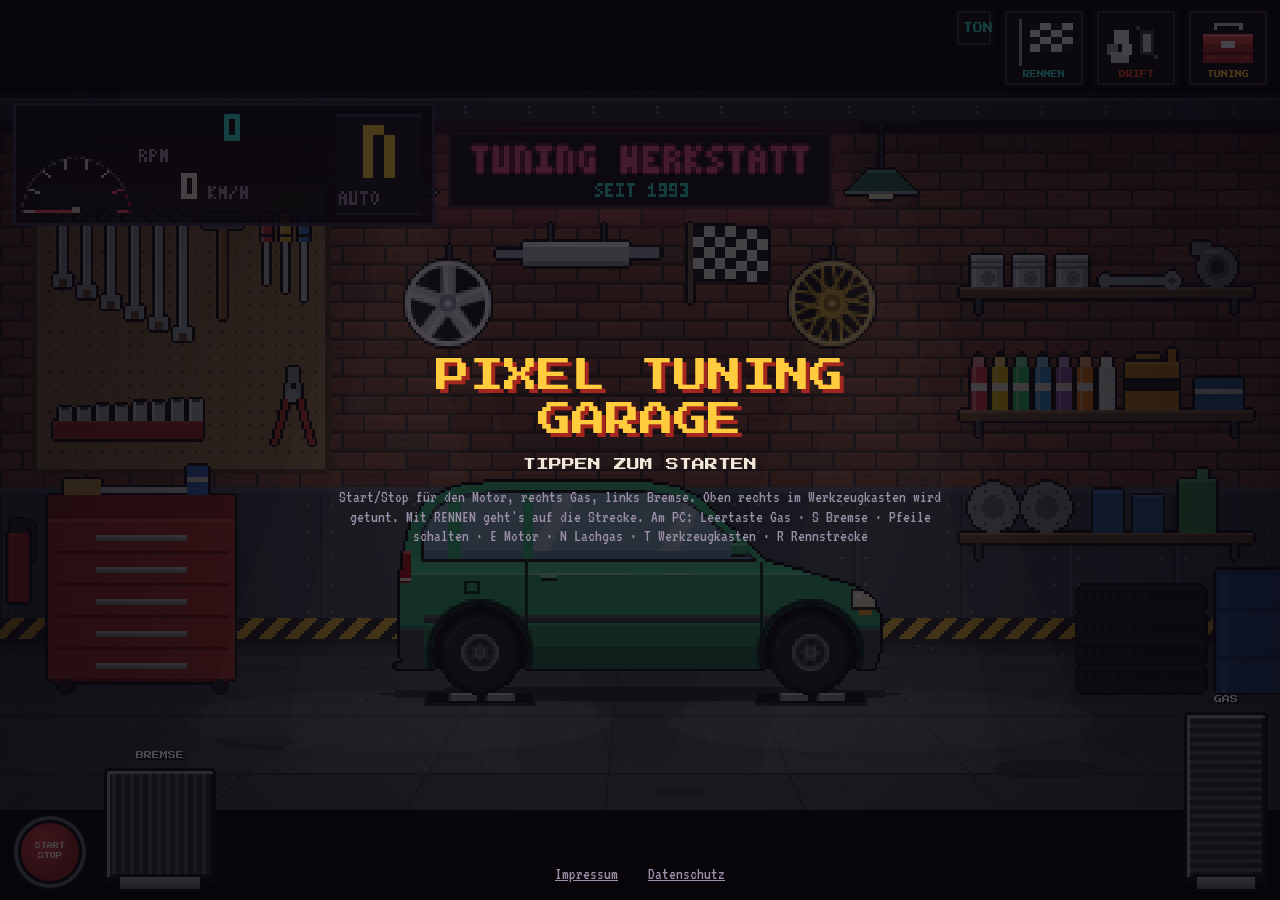
<file: index.html>
<!DOCTYPE html>
<html lang="de">
<head>
<meta charset="utf-8">
<meta name="viewport" content="width=device-width, initial-scale=1, viewport-fit=cover">
<meta name="theme-color" content="#000000">
<meta name="robots" content="noindex, nofollow">
<link rel="manifest" href="manifest.webmanifest">
<link rel="icon" type="image/png" sizes="192x192" href="icons/icon-192.png">
<link rel="apple-touch-icon" href="icons/apple-touch-icon.png">
<meta name="apple-mobile-web-app-capable" content="yes">
<meta name="mobile-web-app-capable" content="yes">
<meta name="apple-mobile-web-app-status-bar-style" content="black-translucent">
<meta name="apple-mobile-web-app-title" content="Tuning Garage">
<title>Pixel Tuning Garage</title>
<style>
/* Schriften lokal eingebunden (keine Verbindung zu Google, DSGVO) */
@font-face{font-family:'Press Start 2P';src:url('fonts/PressStart2P-Regular.woff2') format('woff2');font-display:swap}
@font-face{font-family:'VT323';src:url('fonts/VT323-Regular.woff2') format('woff2');font-display:swap}
:root{--bg:#120f17;--panel:#1d1824;--panel2:#262030;--line:#3a3148;--txt:#f1e9da;--dim:#9b8fa8;--acc:#ff4f6d;--acc2:#36e0d0;--yel:#ffcc3d;--paint:#2fa36b;--mw:min(540px,56vw)}
*{box-sizing:border-box}
html,body{margin:0;height:100%;overflow:hidden;background:#000;color:var(--txt);font-family:'VT323',ui-monospace,monospace;font-size:20px;line-height:1.15;overscroll-behavior:none;-webkit-tap-highlight-color:transparent}
button{font-family:inherit;color:inherit;cursor:pointer;touch-action:manipulation;-webkit-touch-callout:none}
#game{position:fixed;inset:0;overflow:hidden;background:#000;-webkit-user-select:none;user-select:none}
#c{position:absolute;inset:0;width:100%;height:100%;object-fit:contain;image-rendering:pixelated;image-rendering:crisp-edges;touch-action:none;transition:transform .35s ease}
#game.menu-open #c{transform:translateX(calc(var(--mw) * -.46))}
.btn{font-family:'Press Start 2P',monospace;font-size:10px;padding:11px 12px;background:var(--panel2);border:2px solid var(--line);box-shadow:inset -3px -3px 0 #0007,inset 3px 3px 0 #ffffff14;color:var(--txt);user-select:none;-webkit-user-select:none;touch-action:none}
.btn:active,.btn.down{transform:translateY(2px);box-shadow:inset 3px 3px 0 #0007}
/* oben rechts: Werkzeugkasten */
.hud-tr{position:absolute;top:calc(8px + env(safe-area-inset-top));right:calc(10px + env(safe-area-inset-right));display:flex;gap:8px;align-items:flex-start;z-index:6;transition:opacity .2s}
#game.menu-open .hud-tr{opacity:0;pointer-events:none}
.tbx{display:flex;flex-direction:column;align-items:center;gap:5px;background:rgba(18,15,23,.78);border:3px solid #0d0a10;box-shadow:inset 0 0 0 2px var(--line),4px 4px 0 #000a;padding:8px 10px 7px}
.tbx svg{width:clamp(40px,6vw,58px);height:auto;display:block}
.tbx span{font:7px 'Press Start 2P',monospace;color:var(--yel)}
.tbx:active{transform:translateY(2px)}
.fade{position:absolute;inset:0;background:#000;opacity:0;pointer-events:none;transition:opacity .25s;z-index:30}.fade.on{opacity:1}
#game.on-track #btnTools{display:none}
.tbx.trk span{color:var(--acc2)}
.tbx.drf span{color:#ff4d2e}
.mini{width:40px;height:40px;background:rgba(18,15,23,.78);border:3px solid #0d0a10;box-shadow:inset 0 0 0 2px var(--line);font:10px 'Press Start 2P',monospace;color:var(--acc2)}
.mini.off{color:#5a5266;text-decoration:line-through}
/* unten: Pedale, Start, Schaltung, NOS */
.ctl-l,.ctl-r{position:absolute;bottom:calc(8px + env(safe-area-inset-bottom));display:flex;align-items:flex-end;gap:clamp(8px,1.6vw,16px);z-index:5}
.ctl-l{left:calc(10px + env(safe-area-inset-left))}.ctl-r{right:calc(12px + env(safe-area-inset-right))}
.startbtn{flex:0 0 auto;width:clamp(50px,7.5vw,64px);aspect-ratio:1;border-radius:50%;border:3px solid #0d0a10;background:radial-gradient(circle at 40% 35%,#d64545,#8a1f1f 70%);box-shadow:0 0 0 4px #5d636b,0 0 0 7px #0d0a10,3px 5px 0 7px #0008;font:6px/1.6 'Press Start 2P',monospace;color:#fff;margin:0 6px 8px 8px;padding:0}
.startbtn.on{background:radial-gradient(circle at 40% 35%,#55e070,#1f7a35 70%);box-shadow:0 0 0 4px #5d636b,0 0 0 7px #0d0a10,0 0 18px 8px #4fd66a55}
.startbtn:active{transform:scale(.95)}
.shifter{display:flex;flex-direction:column;align-items:center;gap:4px;background:rgba(18,15,23,.82);border:3px solid #0d0a10;box-shadow:inset 0 0 0 2px var(--line);padding:5px;margin-bottom:4px}
.shifter button{width:clamp(44px,6.5vw,58px);height:clamp(34px,10vh,46px);font:16px 'Press Start 2P',monospace;background:linear-gradient(#6b727b,#3a3f47);border:3px solid #0d0a10;box-shadow:inset 2px 2px 0 #9aa3ad,inset -2px -2px 0 #23262c;color:#fff;touch-action:none}
.shifter button.down{transform:translateY(2px);box-shadow:inset 2px 2px 0 #23262c}
#gearInd{font:18px 'Press Start 2P',monospace;color:var(--acc2);padding:3px 0}
.nosbtn{flex:0 0 auto;width:clamp(50px,7.5vw,64px);aspect-ratio:1;border-radius:50%;border:3px solid #0d0a10;background:radial-gradient(circle at 40% 35%,#6aaaff,#1f3f8a 70%);box-shadow:0 0 0 5px #e2ad2b,0 0 0 8px #0d0a10;font:9px 'Press Start 2P',monospace;color:#fff;margin:0 8px 10px 0;padding:0;touch-action:none}
.nosbtn.down{transform:scale(.93);box-shadow:0 0 0 5px #e2ad2b,0 0 0 8px #0d0a10,0 0 22px 10px #5aa0ff99}
.pedal{position:relative;flex:0 0 auto;border:0;background:none;padding:0;touch-action:none;transform-origin:50% 100%;transition:transform .06s}
.pedal i{position:absolute;left:0;right:0;top:0;bottom:12px;border:3px solid #0d0a10;border-radius:5px 5px 3px 3px;background:repeating-linear-gradient(0deg,#2a2d33 0 5px,#4b515a 5px 9px);box-shadow:inset 3px 3px 0 #87909b,inset -3px -3px 0 #16181c,0 5px 0 #0d0a10}
.pedal::after{content:'';position:absolute;left:12%;right:12%;bottom:0;height:12px;background:linear-gradient(#9aa3ad,#5d636b);border:3px solid #0d0a10}
.pedal span{position:absolute;left:-10px;right:-10px;top:-17px;text-align:center;font:8px 'Press Start 2P',monospace;color:#fff;text-shadow:2px 2px 0 #000}
.pedal.gas{width:clamp(58px,8.5vw,84px);height:clamp(110px,40vh,180px)}
.pedal.brake{width:clamp(78px,11vw,112px);height:clamp(78px,27vh,124px)}
.pedal.brake i{background:repeating-linear-gradient(90deg,#2a2d33 0 5px,#4b515a 5px 9px)}
.pedal.down{transform:perspective(240px) rotateX(30deg) translateY(3px)}
.pedal.down i{filter:brightness(.8)}
/* Werkzeugkasten-Menü */
.menu{position:absolute;top:0;right:0;bottom:0;width:var(--mw);background:rgba(20,16,26,.97);border-left:4px solid #0d0a10;box-shadow:inset 3px 0 0 var(--line),-12px 0 30px #000a;display:flex;flex-direction:column;z-index:20;transform:translateX(105%);transition:transform .3s ease;padding-right:env(safe-area-inset-right)}
#game.menu-open .menu{transform:none}
.mhead{display:flex;align-items:center;gap:10px;padding:8px 10px;padding-top:calc(8px + env(safe-area-inset-top));border-bottom:3px solid var(--line);background:var(--panel)}
.mhead svg{width:30px;height:auto}
.mhead b{font:10px 'Press Start 2P',monospace;color:var(--yel);font-weight:normal;flex:1}
.mclose{font:10px 'Press Start 2P',monospace;background:var(--panel2);border:2px solid var(--line);padding:9px 11px;box-shadow:inset -2px -2px 0 #0007}
.mbody{flex:1;min-height:0;display:flex}
.tabs{display:flex;flex-direction:column;overflow-y:auto;background:var(--panel);border-right:3px solid var(--line);flex:0 0 auto;scrollbar-width:none;padding-bottom:env(safe-area-inset-bottom)}
.tabs::-webkit-scrollbar{display:none}
.tab{font:7px 'Press Start 2P',monospace;padding:12px 10px;background:none;border:0;border-bottom:2px solid var(--line);color:var(--dim);text-align:left;white-space:nowrap}
.tab.on{background:var(--panel2);color:var(--yel);box-shadow:inset 3px 0 0 var(--yel)}
.opts{flex:1;min-width:0;overflow-y:auto;-webkit-overflow-scrolling:touch;overscroll-behavior:contain;padding:12px 12px calc(22px + env(safe-area-inset-bottom));display:grid;grid-template-columns:minmax(0,1fr);gap:16px;align-content:start}
.wbtns{display:grid;grid-template-columns:1fr 1fr 1fr;gap:6px;margin-top:14px}
.wbtns .btn{font-size:8px;padding:11px 4px}
.sname{font-family:'Press Start 2P',monospace;font-size:13px;color:var(--yel)}
.stitle{color:var(--acc2);margin:6px 0 10px}
.bigps{font-size:22px;margin-bottom:8px}.bigps span{font-family:'Press Start 2P',monospace;font-size:28px;color:var(--txt)}.bigps em{font-style:normal;color:#8fc4ff}
.srow{display:flex;justify-content:space-between;border-bottom:1px dashed var(--line);padding:3px 0}
.srow span{color:var(--dim)}.srow b{font-weight:normal}
.warn{font-style:normal;color:var(--acc);margin-left:4px}
.bar{margin-top:9px}.bl2{display:flex;justify-content:space-between}.bl2 span{color:var(--dim)}.bl2 b{font-weight:normal}
.track{height:10px;background:#120e17;border:2px solid var(--line);margin-top:3px}.track i{display:block;height:100%}
.bill{margin-top:14px;background:#f1e9da;color:#231b18;padding:10px 11px;box-shadow:4px 4px 0 #000;font-size:18px}
.bh{font-family:'Press Start 2P',monospace;font-size:9px;border-bottom:2px dashed #231b1866;padding-bottom:7px;margin-bottom:5px}
.bli{display:flex;justify-content:space-between;gap:10px}.bli b{font-weight:normal;white-space:nowrap}.muted{color:#6b5d55}
.bt{display:flex;justify-content:space-between;border-top:2px solid #231b18;margin-top:6px;padding-top:5px;font-size:21px}
.glabel{font-family:'Press Start 2P',monospace;font-size:9px;color:var(--acc2);margin-bottom:9px}
.optlist{display:flex;flex-direction:column;gap:5px}
.opt{display:grid;grid-template-columns:1fr auto;column-gap:10px;text-align:left;background:var(--panel);border:2px solid var(--line);padding:5px 9px;font-size:19px;line-height:1.05}
.opt:hover{border-color:var(--dim)}
.opt b{font-weight:normal}.opt span{grid-column:1;color:var(--dim);font-size:16px}
.opt em{grid-row:1/span 2;grid-column:2;align-self:center;font-style:normal;color:var(--yel);font-size:17px}
.opt.on{border-color:var(--yel);background:#3a2f1c}
.cards{display:grid;grid-template-columns:repeat(auto-fill,minmax(180px,1fr));gap:8px}
.card{display:flex;flex-direction:column;align-items:flex-start;gap:3px;text-align:left;background:var(--panel);border:2px solid var(--line);padding:10px}
.card b{font-family:'Press Start 2P',monospace;font-size:10px;font-weight:normal;color:var(--txt)}.card span{color:var(--dim)}.card small{color:var(--yel);font-size:17px}
.card.on{border-color:var(--yel);background:#3a2f1c}
.note{color:var(--dim);font-size:16px;margin:8px 0 0}
.sw{display:flex;flex-wrap:wrap;gap:6px;align-items:center}
.swb{width:30px;height:30px;background:var(--c);border:2px solid #000;box-shadow:0 0 0 2px var(--line);padding:0}
.swb.on{box-shadow:0 0 0 2px var(--yel)}
.swb.lab{width:auto;height:auto;display:flex;align-items:center;gap:6px;background:var(--panel);padding:4px 8px 4px 5px;font-size:17px;border-color:var(--line)}
.swb.lab i{display:block;width:16px;height:16px;background:var(--c);border:2px solid #000}
.custom{display:flex;align-items:center;gap:6px;color:var(--dim);font-size:17px;margin-left:4px}
.custom input{width:36px;height:30px;padding:0;border:2px solid var(--line);background:none;cursor:pointer}
.rangewrap{display:flex;align-items:center;gap:12px;flex-wrap:wrap}
.rangewrap input[type=range]{flex:1;min-width:150px;accent-color:var(--yel)}
.rangewrap input[type=text]{width:70px;font-family:'Press Start 2P',monospace;font-size:13px;padding:8px;background:var(--panel);color:var(--txt);border:2px solid var(--line);text-align:center}
.rv{font-family:'Press Start 2P',monospace;font-size:10px;color:var(--yel);min-width:92px}
.cards{grid-template-columns:repeat(auto-fill,minmax(150px,1fr))}
.card{min-width:0;overflow-wrap:anywhere}
.opt{padding:8px 10px}
.swb{width:34px;height:34px}
.card.cust{padding:0;gap:0}
.card .cmain{display:flex;flex-direction:column;align-items:flex-start;gap:3px;text-align:left;background:none;border:0;padding:10px 10px 6px;width:100%}
.card .cmain img{width:100%;height:56px;object-fit:contain;image-rendering:pixelated;margin-bottom:4px}
.card .del{align-self:stretch;background:#2a1f2a;border:0;border-top:2px solid var(--line);color:var(--dim);padding:6px;font-size:16px}
.card .del:hover{color:var(--acc)}
.card.add{border-style:dashed;cursor:pointer;justify-content:center;min-height:110px}
.card.add b{color:var(--acc2)}
.toast{position:fixed;left:50%;bottom:22px;transform:translateX(-50%);max-width:90vw;background:var(--panel2);border:2px solid var(--yel);padding:10px 14px;z-index:80;box-shadow:4px 4px 0 #000}
.hidden{display:none!important}
body.noscroll{overflow:hidden}
.ed{position:fixed;inset:0;z-index:60;background:#0e0b12;display:flex;flex-direction:column}
.edbar{display:flex;justify-content:space-between;align-items:center;gap:10px;padding:10px 12px;border-bottom:3px solid var(--line);background:var(--panel)}
.edbar b{font-family:'Press Start 2P',monospace;font-size:11px;color:var(--yel);font-weight:normal}
.dots{display:flex;gap:5px;margin-left:auto}.dots i{width:10px;height:10px;background:var(--line)}.dots i.on{background:var(--yel)}
.edx{background:none;border:2px solid var(--line);font-family:'Press Start 2P',monospace;font-size:11px;padding:7px 9px}
.edwrap{flex:1;min-height:0;position:relative}
#edc{position:absolute;inset:0;width:100%;height:100%;touch-action:none;display:block}
.edhelp{padding:8px 12px 6px;color:var(--txt);font-size:18px;background:var(--panel)}
.edtools{display:flex;flex-wrap:wrap;gap:8px;padding:4px 12px 10px;align-items:flex-end;background:var(--panel)}
.btn.sel{border-color:var(--yel);color:var(--yel)}
.slider{display:flex;align-items:center;gap:8px;color:var(--dim);font-size:16px}.slider input{width:120px;accent-color:var(--yel)}
.field{display:flex;flex-direction:column;gap:2px;color:var(--dim);font-size:15px}
.field input,.field select{font-family:inherit;font-size:19px;background:var(--panel2);color:var(--txt);border:2px solid var(--line);padding:4px 7px;width:112px}
.field input[data-edf=name]{width:160px}
.ednav{display:flex;gap:8px;padding:10px 12px;border-top:3px solid var(--line);background:var(--panel)}.ednav .btn{flex:1}
.ednav #edNext{background:#2c5a2c}
.edside{display:flex;flex-direction:column;min-height:0}
@media (orientation:landscape){
 .ed{display:grid;grid-template-columns:minmax(0,1fr) minmax(250px,36%);grid-template-rows:auto minmax(0,1fr)}
 .edbar{grid-column:1/3}.edwrap{grid-column:1;grid-row:2}
 .edside{grid-column:2;grid-row:2;border-left:3px solid var(--line);background:var(--panel);overflow:hidden}
 .edhelp{font-size:17px}.edtools{flex:1;overflow-y:auto;max-height:none}.ednav{margin-top:auto;padding-bottom:calc(10px + env(safe-area-inset-bottom))}
 .edside .btn{font-size:8px;padding:10px 8px}
}
/* Start + Drehen */
.splash{position:absolute;inset:0;z-index:40;display:flex;flex-direction:column;align-items:center;justify-content:center;gap:16px;background:rgba(10,7,14,.74);text-align:center;padding:20px;cursor:pointer}
.splash h1{font:clamp(16px,3.6vw,34px)/1.3 'Press Start 2P',monospace;color:var(--yel);text-shadow:4px 4px 0 #a3261f;margin:0}
.splash p{font:clamp(9px,1.5vw,13px) 'Press Start 2P',monospace;margin:0;animation:blink 1.1s steps(2) infinite}
.splash small{color:var(--dim);font-size:17px;max-width:640px}
.legal{position:absolute;bottom:calc(10px + env(safe-area-inset-bottom));left:0;right:0;display:flex;justify-content:center;gap:18px;font-size:17px}
.legal a{color:var(--dim);text-decoration:underline;padding:6px}
.legal a:hover{color:var(--txt)}
@keyframes blink{50%{opacity:.25}}
.rotate{position:fixed;inset:0;z-index:50;display:none;flex-direction:column;align-items:center;justify-content:center;gap:28px;background:#120f17;text-align:center;padding:30px}
.rotate p{font:11px/1.8 'Press Start 2P',monospace;color:var(--yel);margin:0}
.phone{width:44px;height:76px;border:5px solid var(--txt);border-radius:8px;position:relative;animation:turn 2.2s ease-in-out infinite}
.phone::after{content:'';position:absolute;left:50%;bottom:4px;width:8px;height:3px;background:var(--txt);transform:translateX(-50%)}
@keyframes turn{0%,25%{transform:rotate(0)}55%,100%{transform:rotate(-90deg)}}
@media (orientation:portrait) and (pointer:coarse){.rotate{display:flex}}
.hidden{display:none!important}
.toast{position:fixed;left:50%;top:calc(14px + env(safe-area-inset-top));transform:translateX(-50%);max-width:90vw;background:var(--panel2);border:2px solid var(--yel);padding:10px 14px;z-index:80;box-shadow:4px 4px 0 #000}
</style>
</head>
<body>
<div id="game">
  <canvas id="c" width="480" height="270" aria-label="Werkstatt mit deinem Auto"></canvas>
  <div class="hud-tr">
    <button id="btnMute" class="mini" aria-label="Ton an/aus">TON</button>
    <button id="btnTrack" class="tbx trk" aria-label="Rennstrecke / Garage"><svg viewBox="0 0 16 13" shape-rendering="crispEdges" aria-hidden="true"><rect x="1" y="0" width="2" height="13" fill="#0d0a10"/><rect x="1" y="0" width="1" height="13" fill="#9aa3ad"/><rect x="3" y="0" width="13" height="9" fill="#0d0a10"/><rect x="4" y="1" width="3" height="2" fill="#1b1b20"/><rect x="7" y="1" width="3" height="2" fill="#f1ede4"/><rect x="10" y="1" width="3" height="2" fill="#1b1b20"/><rect x="13" y="1" width="3" height="2" fill="#f1ede4"/><rect x="4" y="3" width="3" height="2" fill="#f1ede4"/><rect x="7" y="3" width="3" height="2" fill="#1b1b20"/><rect x="10" y="3" width="3" height="2" fill="#f1ede4"/><rect x="13" y="3" width="3" height="2" fill="#1b1b20"/><rect x="4" y="5" width="3" height="2" fill="#1b1b20"/><rect x="7" y="5" width="3" height="2" fill="#f1ede4"/><rect x="10" y="5" width="3" height="2" fill="#1b1b20"/><rect x="13" y="5" width="3" height="2" fill="#f1ede4"/><rect x="4" y="7" width="3" height="2" fill="#f1ede4"/><rect x="7" y="7" width="3" height="2" fill="#1b1b20"/><rect x="10" y="7" width="3" height="2" fill="#f1ede4"/><rect x="13" y="7" width="3" height="2" fill="#1b1b20"/></svg><span>RENNEN</span></button>
    <button id="btnDrift" class="tbx drf" aria-label="Drift-Modus öffnen"><svg viewBox="0 0 16 13" shape-rendering="crispEdges" aria-hidden="true"><rect x="0" y="7" width="3" height="3" fill="#9aa3ad"/><rect x="2" y="3" width="4" height="4" fill="#e9eef3"/><rect x="1" y="9" width="5" height="3" fill="#c9d0d8"/><rect x="4" y="7" width="3" height="3" fill="#e9eef3"/><rect x="7" y="2" width="8" height="10" fill="#0d0a10"/><rect x="8" y="1" width="6" height="12" fill="#0d0a10"/><rect x="9" y="3" width="4" height="7" fill="#3a3f47"/><rect x="10" y="4" width="2" height="5" fill="#c9d0d8"/><rect x="8" y="2" width="1" height="1" fill="#5c6168"/><rect x="13" y="10" width="1" height="1" fill="#5c6168"/></svg><span>DRIFT</span></button>
    <button id="btnTools" class="tbx" aria-label="Werkzeugkasten öffnen"><svg viewBox="0 0 16 13" shape-rendering="crispEdges" aria-hidden="true"><rect x="3" y="0" width="10" height="4" fill="#0d0a10"/><rect x="4" y="1" width="8" height="1" fill="#c9d0d8"/><rect x="4" y="2" width="1" height="2" fill="#c9d0d8"/><rect x="11" y="2" width="1" height="2" fill="#c9d0d8"/><rect x="0" y="3" width="16" height="10" fill="#0d0a10"/><rect x="1" y="4" width="14" height="3" fill="#d8443a"/><rect x="1" y="4" width="14" height="1" fill="#f0796b"/><rect x="1" y="7" width="14" height="5" fill="#a12a22"/><rect x="1" y="9" width="14" height="1" fill="#6e1a14"/><rect x="6" y="6" width="4" height="2" fill="#e9eef3"/><rect x="2" y="10" width="2" height="1" fill="#c0362c"/><rect x="12" y="10" width="2" height="1" fill="#c0362c"/></svg><span>TUNING</span></button>
  </div>
  <div class="ctl-l">
    <button id="btnStart" class="startbtn" aria-label="Motor starten">START<br>STOP</button>
    <div id="shifter" class="shifter hidden"><button id="gUp" aria-label="Hochschalten">+</button><div id="gearInd">N</div><button id="gDn" aria-label="Runterschalten">−</button></div>
    <button id="pedBrake" class="pedal brake" aria-label="Bremse"><i></i><span>BREMSE</span></button>
  </div>
  <div class="ctl-r">
    <button id="btnNos" class="nosbtn hidden" aria-label="Lachgas">NOS</button>
    <button id="pedGas" class="pedal gas" aria-label="Gaspedal"><i></i><span>GAS</span></button>
  </div>
  <aside id="menu" class="menu" aria-label="Werkzeugkasten">
    <div class="mhead"><svg viewBox="0 0 16 13" shape-rendering="crispEdges" aria-hidden="true"><rect x="3" y="0" width="10" height="4" fill="#0d0a10"/><rect x="4" y="1" width="8" height="1" fill="#c9d0d8"/><rect x="4" y="2" width="1" height="2" fill="#c9d0d8"/><rect x="11" y="2" width="1" height="2" fill="#c9d0d8"/><rect x="0" y="3" width="16" height="10" fill="#0d0a10"/><rect x="1" y="4" width="14" height="3" fill="#d8443a"/><rect x="1" y="4" width="14" height="1" fill="#f0796b"/><rect x="1" y="7" width="14" height="5" fill="#a12a22"/><rect x="1" y="9" width="14" height="1" fill="#6e1a14"/><rect x="6" y="6" width="4" height="2" fill="#e9eef3"/><rect x="2" y="10" width="2" height="1" fill="#c0362c"/><rect x="12" y="10" width="2" height="1" fill="#c0362c"/></svg><b>WERKZEUGKASTEN</b><button id="menuClose" class="mclose" aria-label="Schließen">X</button></div>
    <div class="mbody"><nav class="tabs" id="tabs"></nav><section class="opts" id="opts"></section></div>
  </aside>
  <div id="fade" class="fade"></div>
  <div id="splash" class="splash">
    <h1>PIXEL TUNING<br>GARAGE</h1>
    <p>TIPPEN ZUM STARTEN</p>
    <small>Start/Stop für den Motor, rechts Gas, links Bremse. Oben rechts im Werkzeugkasten wird getunt. Mit RENNEN geht's auf die Strecke. Am PC: Leertaste Gas · S Bremse · Pfeile schalten · E Motor · N Lachgas · T Werkzeugkasten · R Rennstrecke</small>
    <nav class="legal" aria-label="Rechtliches"><a href="impressum.html">Impressum</a><a href="datenschutz.html">Datenschutz</a></nav>
  </div>
</div>
<div class="rotate"><div class="phone"></div><p>BITTE DREH DEIN HANDY<br>INS QUERFORMAT</p></div>
<div id="toast" class="toast hidden"></div>
<div id="ed" class="ed hidden">
  <div class="edbar"><b id="edTitle">1/4</b><div class="dots" id="edDots"></div><button class="edx" id="edClose" aria-label="Schließen">X</button></div>
  <div class="edwrap"><canvas id="edc"></canvas></div>
  <div class="edside">
    <div class="edhelp" id="edHelp"></div>
    <div class="edtools" id="edTools"></div>
    <div class="ednav"><button class="btn" id="edBack">ZURÜCK</button><button class="btn" id="edNext">WEITER</button></div>
  </div>
</div>
<script>
'use strict';
// ================= PIXEL TUNING GARAGE =================
let W = 480, XO = 0; const H = 270, GY = 226;
const cv = document.getElementById('c');
const ctx = cv.getContext('2d');
function mk(w, h) { const c = document.createElement('canvas'); c.width = w; c.height = h; return c; }
function rng(seed) { let s = seed >>> 0 || 1; return () => { s ^= s << 13; s >>>= 0; s ^= s >>> 17; s ^= s << 5; s >>>= 0; return s / 4294967296; }; }
const pick = a => a[Math.floor(Math.random() * a.length)];

// ---------- colour helpers ----------
function hex2rgb(h) { h = h.replace('#', ''); if (h.length === 3) h = h.split('').map(c => c + c).join(''); const n = parseInt(h, 16); return [(n >> 16) & 255, (n >> 8) & 255, n & 255]; }
function rgb2hex(r, g, b) { return '#' + [r, g, b].map(v => Math.max(0, Math.min(255, Math.round(v))).toString(16).padStart(2, '0')).join(''); }
function rgb2hsl([r, g, b]) { r /= 255; g /= 255; b /= 255; const mx = Math.max(r, g, b), mn = Math.min(r, g, b); let h = 0, s = 0; const l = (mx + mn) / 2; if (mx !== mn) { const d = mx - mn; s = l > .5 ? d / (2 - mx - mn) : d / (mx + mn); if (mx === r) h = (g - b) / d + (g < b ? 6 : 0); else if (mx === g) h = (b - r) / d + 2; else h = (r - g) / d + 4; h /= 6; } return [h, s, l]; }
function hsl2hex(h, s, l) { h = ((h % 1) + 1) % 1; s = Math.max(0, Math.min(1, s)); l = Math.max(0, Math.min(1, l)); const f = n => { const k = (n + h * 12) % 12, a = s * Math.min(l, 1 - l); return l - a * Math.max(-1, Math.min(k - 3, 9 - k, 1)); }; return rgb2hex(f(0) * 255, f(8) * 255, f(4) * 255); }
const _sc = {};
function shade(hex, dl, dh = 0, ds = 0) { const k = hex + dl + ',' + dh + ',' + ds; if (_sc[k]) return _sc[k]; const [h, s, l] = rgb2hsl(hex2rgb(hex)); return (_sc[k] = hsl2hex(h + dh, s + ds, l + dl)); }
function mix(a, b, t) { const A = hex2rgb(a), B = hex2rgb(b); return rgb2hex(A[0] + (B[0] - A[0]) * t, A[1] + (B[1] - A[1]) * t, A[2] + (B[2] - A[2]) * t); }

// ---------- pixel helpers ----------
function circ(g, x, y, r, c) { g.fillStyle = c; g.beginPath(); g.arc(x, y, Math.max(.5, r), 0, Math.PI * 2); g.fill(); }
function ring(g, x, y, r, w, c) { g.strokeStyle = c; g.lineWidth = w; g.beginPath(); g.arc(x, y, Math.max(.5, r - w / 2), 0, Math.PI * 2); g.stroke(); }
function spokes(g, x, y, r0, r1, n, a, w, c, tw = 0) { g.strokeStyle = c; g.lineWidth = w; g.lineCap = 'butt'; for (let i = 0; i < n; i++) { const t = a + i * Math.PI * 2 / n; g.beginPath(); g.moveTo(x + Math.cos(t) * r0, y + Math.sin(t) * r0); g.lineTo(x + Math.cos(t + tw) * r1, y + Math.sin(t + tw) * r1); g.stroke(); } }
function fillPoly(g, pts) { g.beginPath(); pts.forEach(([x, y], i) => i ? g.lineTo(x, y) : g.moveTo(x, y)); g.closePath(); g.fill(); }
function poly(g, pts, ox, oy) { g.beginPath(); pts.forEach(([x, y], i) => i ? g.lineTo(ox + x, oy + y) : g.moveTo(ox + x, oy + y)); g.closePath(); }
function pcirc(g, cx, cy, r, col) { g.fillStyle = col; cx = Math.round(cx); cy = Math.round(cy); for (let y = -r; y <= r; y++) { const w = Math.floor(Math.sqrt(Math.max(0, r * r - y * y + r * .8))); g.fillRect(cx - w, cy + y, w * 2 + 1, 1); } }
function pxEllipse(g, cx, cy, rx, ry, col) { g.fillStyle = col; cx = Math.round(cx); cy = Math.round(cy); ry = Math.max(1, Math.round(ry)); for (let y = -ry; y <= ry; y++) { const w = Math.round(rx * Math.sqrt(Math.max(0, 1 - (y / ry) * (y / ry)))); if (w > 0) g.fillRect(cx - w, cy + y, w * 2, 1); } }
function pline(g, x0, y0, x1, y1, c) { x0 = Math.round(x0); y0 = Math.round(y0); x1 = Math.round(x1); y1 = Math.round(y1); g.fillStyle = c; const dx = Math.abs(x1 - x0), sx = x0 < x1 ? 1 : -1, dy = -Math.abs(y1 - y0), sy = y0 < y1 ? 1 : -1; let e = dx + dy; for (let n = 0; n < 999; n++) { g.fillRect(x0, y0, 1, 1); if (x0 === x1 && y0 === y1) break; const e2 = 2 * e; if (e2 >= dy) { e += dy; x0 += sx; } if (e2 <= dx) { e += dx; y0 += sy; } } }
// hard-edge everything and draw a 1px outline around the silhouette
function crisp(c, outline, rx = 0, ry = 0, rw = c.width, rh = c.height) {
  rx = Math.max(0, rx | 0); ry = Math.max(0, ry | 0); rw = Math.min(c.width - rx, rw | 0); rh = Math.min(c.height - ry, rh | 0);
  const x = c.getContext('2d'); const id = x.getImageData(rx, ry, rw, rh), d = id.data;
  const a = new Uint8Array(rw * rh);
  for (let p = 0, i = 3; p < a.length; p++, i += 4) { if (d[i] < 110) { d[i] = 0; } else { d[i] = 255; a[p] = 1; } }
  if (outline) { const o = hex2rgb(outline); for (let y = 0; y < rh; y++) for (let x0 = 0; x0 < rw; x0++) { const p = y * rw + x0; if (a[p]) continue; if ((x0 > 0 && a[p - 1]) || (x0 < rw - 1 && a[p + 1]) || (y > 0 && a[p - rw]) || (y < rh - 1 && a[p + rw])) { const q = p * 4; d[q] = o[0]; d[q + 1] = o[1]; d[q + 2] = o[2]; d[q + 3] = 255; } } }
  x.putImageData(id, rx, ry);
}
// 3x5 pixel font
const FONT = { '0': ['111', '101', '101', '101', '111'], '1': ['010', '110', '010', '010', '111'], '2': ['111', '001', '111', '100', '111'], '3': ['111', '001', '011', '001', '111'], '4': ['101', '101', '111', '001', '001'], '5': ['111', '100', '111', '001', '111'], '6': ['111', '100', '111', '101', '111'], '7': ['111', '001', '010', '010', '010'], '8': ['111', '101', '111', '101', '111'], '9': ['111', '101', '111', '001', '111'], 'A': ['010', '101', '111', '101', '101'], 'E': ['111', '100', '110', '100', '111'], 'G': ['011', '100', '101', '101', '011'], 'H': ['101', '101', '111', '101', '101'], 'I': ['111', '010', '010', '010', '111'], 'K': ['101', '110', '100', '110', '101'], 'M': ['101', '111', '111', '101', '101'], 'N': ['110', '101', '101', '101', '101'], 'O': ['010', '101', '101', '101', '010'], 'P': ['110', '101', '110', '100', '100'], 'R': ['110', '101', '110', '101', '101'], 'S': ['011', '100', '010', '001', '110'], 'T': ['111', '010', '010', '010', '010'], 'U': ['101', '101', '101', '101', '111'], 'W': ['101', '101', '111', '111', '101'], '+': ['000', '010', '111', '010', '000'], 'D': ['110', '101', '101', '101', '110'], 'B': ['110', '101', '110', '101', '110'], 'C': ['011', '100', '100', '100', '011'], 'L': ['100', '100', '100', '100', '111'], 'X': ['101', '101', '010', '101', '101'], 'Z': ['111', '001', '010', '100', '111'], 'F': ['111', '100', '110', '100', '100'], ':': ['000', '010', '000', '010', '000'], '/': ['001', '001', '010', '100', '100'], '.': ['000', '000', '000', '000', '010'], '-': ['000', '000', '111', '000', '000'] };
function ptext(g, str, x, y, s, col) { g.fillStyle = col; let cx = Math.round(x); y = Math.round(y); for (const ch of str) { const gl = FONT[ch]; if (gl) for (let r = 0; r < 5; r++) for (let c = 0; c < 3; c++) if (gl[r][c] === '1') g.fillRect(cx + c * s, y + r * s, s, s); cx += 4 * s; } }
const ptw = (str, s) => str.length * 4 * s - s;

// ================= DATA =================
const MODELS = {
  pikko: {
    name: "Pikko '93", desc: 'Kleinwagen · 3-Türer', L: 180, rw: 30, fw: 154, tire: 15, dy: 6, rimBase: 13, ps: 55, kg: 840, cyl: 4, red: 6000, hand: 48, aero: 1.0, defStoss: 'plastik', defColor: '#2fa36b',
    out: [[2, 0], [0, -6], [0, -30], [1, -42], [4, -54], [10, -63], [20, -68], [36, -70], [92, -70], [104, -68], [112, -64], [138, -40], [156, -35], [170, -31], [177, -27], [180, -19], [180, -8], [178, 0]],
    glass: [[8, -52], [13, -61], [21, -65], [36, -67], [92, -67], [102, -65], [109, -62], [133, -41], [8, -41]],
    pillars: [[18, 23], [46, 50]], belt: -41, crease: -36,
    doors: [[47, -41, -2], [135, -40, -2]], handles: [[53, -34]], mirror: [127, -43],
    head: [170, -29, 8, 6], ind: [172, -22, 5, 2], tail: [0, -44, 4, 12],
    bumpers: [[0, 9, -15, 0], [167, 180, -15, 0]], molding: [9, 167, -20, 3], num: [92, -24], fuel: [24, -33],
    spoiler: { x: 9, y: -62, type: 'roof' }, hood: [[138, -40], [156, -35], [170, -31], [177, -27]], scoop: 146, blower: 150, exh: [5, -2],
    wid: 82, fr: { lamp: 'trap', grille: 'slit', intake: 'trap', hatch: 1, antenna: 1, prof: [[0, .88], [.15, .96], [.5, 1], [.9, .98], [1, .9]], gprof: [[0, .86], [.8, .7], [1, .6]] }
  },
  varo: {
    name: "Varo '01", desc: 'Mittelklasse · Limousine', L: 258, rw: 55, fw: 203, tire: 17, dy: 7, rimBase: 15, ps: 130, kg: 1350, cyl: 4, red: 6500, hand: 44, aero: 1.06, defStoss: 'lack', defColor: '#c8ccd2',
    out: [[2, 0], [0, -7], [0, -30], [2, -38], [8, -41], [40, -43], [60, -45], [84, -63], [100, -71], [158, -72], [172, -68], [200, -46], [232, -41], [248, -38], [255, -33], [258, -24], [258, -8], [255, 0]],
    glass: [[66, -45], [86, -61], [101, -68], [157, -69], [169, -65], [194, -46]],
    pillars: [[128, 132]], belt: -45, crease: -40,
    doors: [[65, -45, -3], [131, -45, -3], [197, -45, -4]], handles: [[72, -38], [138, -38]], mirror: [189, -47],
    head: [246, -36, 10, 6], ind: [249, -29, 7, 2], tail: [0, -37, 7, 7],
    bumpers: [[0, 11, -17, 0], [243, 258, -18, 0]], molding: [12, 243, -19, 2], num: [164, -27], fuel: [38, -34],
    spoiler: { x: 6, y: -41, type: 'trunk' }, hood: [[200, -46], [232, -41], [248, -38], [255, -33]], scoop: 212, blower: 216, exh: [6, -2],
    wid: 88, fr: { lamp: 'twin', grille: 'bars', intake: 'center', hatch: 0, antenna: 1, prof: [[0, .9], [.12, .97], [.5, 1], [.9, .99], [1, .94]], gprof: [[0, .84], [.85, .62], [1, .52]] }
  },
  kombi: {
    name: "Ruta '01", desc: 'Mittelklasse · Kombi', L: 262, rw: 56, fw: 206, tire: 17, dy: 7, rimBase: 15, ps: 125, kg: 1420, cyl: 4, red: 6200, hand: 43, aero: 1.03, defStoss: 'lack', defColor: '#c8ccd2',
    out: [[3, 0], [0, -7], [0, -34], [1, -46], [4, -62], [8, -70], [14, -72], [60, -73], [158, -73], [172, -69], [202, -46], [234, -41], [250, -38], [257, -33], [262, -24], [262, -8], [259, 0]],
    glass: [[11, -46], [12, -61], [17, -69], [60, -70], [158, -70], [169, -66], [196, -46]],
    pillars: [[44, 50], [128, 132]], belt: -46, crease: -41,
    doors: [[67, -46, -3], [131, -46, -3], [199, -46, -4]], handles: [[74, -39], [140, -39]], mirror: [192, -48],
    head: [250, -36, 10, 6], ind: [253, -29, 6, 2], tail: [0, -52, 5, 15],
    bumpers: [[0, 11, -17, 0], [247, 262, -18, 0]], molding: [12, 247, -19, 2], num: [168, -27], fuel: [32, -38],
    spoiler: { x: 12, y: -71, type: 'roof' }, hood: [[202, -46], [234, -41], [250, -38], [257, -33]], scoop: 214, blower: 218, exh: [7, -2],
    rails: true,
    wid: 90, fr: { lamp: 'twin', grille: 'slit', intake: 'center', hatch: 1, antenna: 1, prof: [[0, .9], [.12, .97], [.5, 1], [.9, .99], [1, .94]], gprof: [[0, .86], [.85, .7], [1, .62]] }
  },
  falke: {
    name: 'Falke RS', desc: 'Sportwagen · Coupé', L: 232, rw: 46, fw: 182, tire: 16, dy: 5, rimBase: 19, ps: 520, kg: 1450, cyl: 6, red: 9000, hand: 62, aero: .98, defStoss: 'lack', defColor: '#ff7a1a',
    out: [[4, 0], [1, -5], [0, -18], [2, -26], [6, -32], [22, -34], [42, -37], [62, -46], [80, -52], [114, -53], [136, -49], [160, -35], [192, -30], [213, -25], [225, -20], [230, -14], [232, -8], [230, 0]],
    glass: [[53, -37], [64, -45], [72, -49], [83, -50], [113, -50], [133, -47], [154, -37]],
    pillars: [[69, 74]], belt: -37, crease: -32,
    doors: [[77, -37, -2], [156, -35, -2]], handles: [[83, -30]], mirror: [152, -37],
    head: [210, -23, 16, 4], ind: [214, -17, 5, 2], tail: [0, -26, 4, 5],
    bumpers: [[0, 9, -10, 0], [214, 232, -8, 0]], molding: [9, 214, -12, 2], num: [116, -18], fuel: [30, -26],
    spoiler: { x: 10, y: -32, type: 'trunk' }, hood: [[160, -35], [192, -30], [213, -25], [225, -20]], scoop: 172, blower: 176, exh: [16, -1],
    wing: true, sport: true, intake: [[67, -11], [74, -25], [75, -11]],
    wid: 98, fr: { lamp: 'slim', grille: 'none', intake: 'race', hatch: 0, prof: [[0, .86], [.2, .97], [.45, 1], [.75, .95], [1, .8]], gprof: [[0, .72], [.8, .55], [1, .45]] }
  }
};
MODELS.kombi = Object.assign({}, MODELS.varo, {
  name: "Varo Kombi '01", desc: 'Mittelklasse · Kombi', kg: 1420, hand: 41, aero: 1.03, defColor: '#1d3f73',
  out: [[2, 0], [0, -7], [0, -30], [2, -46], [5, -58], [10, -66], [20, -71], [158, -72], [172, -68], [200, -46], [232, -41], [248, -38], [255, -33], [258, -24], [258, -8], [255, 0]],
  glass: [[10, -58], [14, -64], [22, -68], [157, -69], [169, -65], [194, -46], [9, -46]],
  pillars: [[15, 20], [61, 65], [128, 132]], belt: -46, tail: [0, -50, 4, 16], spoiler: { x: 12, y: -68, type: 'roof' }
});

const ENGINES = { serie: { ps: null, kg: 0, cyl: null, red: null }, r4: { ps: 150, kg: 25, cyl: 4, red: 7400 }, v6: { ps: 250, kg: 75, cyl: 6, red: 7200 }, v8: { ps: 420, kg: 135, cyl: 8, red: 7000 }, v12: { ps: 620, kg: 190, cyl: 12, red: 8400 }, jet: { ps: 2500, kg: 260, cyl: 0, red: 12000 } };
const AUFL = { sauger: [1, 0], turbo: [1.35, 15], biturbo: [1.6, 30], kompressor: [1.45, 25] };
const SOFT = { serie: 1, s1: 1.1, s2: 1.2, s3: 1.32 };
const EXH = { serie: { m: 1, kg: 0, cut: 420, gain: .20, dist: 3 }, sport: { m: 1.03, kg: -2, cut: 650, gain: .26, dist: 8 }, doppel: { m: 1.05, kg: 0, cut: 800, gain: .29, dist: 12 }, racing: { m: 1.08, kg: -5, cut: 1400, gain: .34, dist: 26 }, seite: { m: 1.07, kg: -3, cut: 1150, gain: .33, dist: 20 } };
const NITRO = { kein: 0, n50: 50, n150: 150, n300: 300 };
const HRANGE = { serie: [0, 0], federn: [-30, -30], gewinde: [-70, -10], air: [-80, 20], offroad: [70, 70] };
const BRAKES = { serie: { c: '#3a3d42', big: false }, sport: { c: '#d62828', big: false }, keramik: { c: '#f2c230', big: true } };
const RIMC = { silber: '#c9d0d8', schwarz: '#2b2d33', gold: '#d4a537', chrom: '#e9eff5', weiss: '#ececec', bronze: '#a86b32', rot: '#c42b2b', gun: '#5d636b' };
const NEON = { pink: '#ff3fb4', blau: '#3f8cff', gruen: '#3fff7a', lila: '#a84bff', cyan: '#36e0d0', rot: '#ff3b3b' };
const PAINTS = [['#e8e4da', 'Weiß'], ['#1a1b1f', 'Schwarz'], ['#c8ccd2', 'Silber'], ['#c62828', 'Rot'], ['#9a1b2f', 'Weinrot'], ['#ff7a1a', 'Orange'], ['#f2b705', 'Gelb'], ['#8fd14f', 'Lime'], ['#2fa36b', 'Grün'], ['#3a4a2a', 'Oliv'], ['#36c9c6', 'Türkis'], ['#2f7fd0', 'Blau'], ['#1d3f73', 'Nachtblau'], ['#7b3fbf', 'Lila'], ['#ff5fa2', 'Pink'], ['#6b4a2f', 'Braun']];
const DECOR = [['#ffffff', 'Weiß'], ['#111111', 'Schwarz'], ['#f2b705', 'Gelb'], ['#ff5a1f', 'Orange'], ['#c62828', 'Rot'], ['#36e0d0', 'Türkis'], ['#ff3fb4', 'Pink'], ['#c9d0d8', 'Silber']];

const CATS = [
  { id: 'auto', short: 'AUTO', name: 'Fahrzeug', groups: [{ key: 'model', label: 'Basisfahrzeug', type: 'cards' }] },
  { id: 'motor', short: 'MOTOR', name: 'Motor', groups: [
    { key: 'motor', label: 'Motorblock', opts: [['serie', 'Serienmotor', 0, 'Original-Aggregat'], ['r4', '2.0 16V Vierzylinder', 1900, '150 PS Basis'], ['v6', '3.2 V6', 4800, '250 PS Basis'], ['v8', '5.0 V8', 8900, '420 PS Basis · blubbert'], ['v12', '6.0 V12', 18500, '620 PS Basis'], ['jet', 'Jet-Turbine', 99000, '2500 PS · warum nicht']] },
    { key: 'aufl', label: 'Aufladung', opts: [['sauger', 'Sauger', 0, ''], ['turbo', 'Turbo-Kit', 2400, '+35 % · pfeift'], ['biturbo', 'Biturbo', 5200, '+60 %'], ['kompressor', 'Kompressor', 4300, '+45 % · ragt aus der Haube']] },
    { key: 'soft', label: 'Software', opts: [['serie', 'Serie', 0, ''], ['s1', 'Stage 1', 450, '+10 %'], ['s2', 'Stage 2', 900, '+20 % · Pops & Bangs'], ['s3', 'Stage 3', 1600, '+32 % · Flammen beim Gaswegnehmen']] },
    { key: 'nitro', label: 'Lachgas', opts: [['kein', 'Kein', 0, ''], ['n50', '50-Shot', 900, '+50 PS · NOS-Knopf'], ['n150', '150-Shot', 1800, '+150 PS'], ['n300', '300-Shot', 3200, '+300 PS']] }
  ] },
  { id: 'auspuff', short: 'AUSPUFF', name: 'Auspuff', groups: [{ key: 'auspuff', label: 'Abgasanlage', opts: [['serie', 'Serie', 0, 'leise'], ['sport', 'Sport-Endtopf', 390, '+3 %'], ['doppel', 'Doppelrohr', 690, '+5 %'], ['racing', 'Racing-Ofenrohr', 1150, '+8 % · laut'], ['seite', 'Sidepipe', 980, '+7 % · Ausgang vorm Hinterrad']] }] },
  { id: 'getriebe', short: 'GETRIEBE', name: 'Getriebe', groups: [
    { key: 'schaltung', label: 'Schaltung', opts: [['auto', 'Automatik', 0, 'schaltet von selbst'], ['manuell', 'Manuell', 0, 'du schaltest mit + und −']] },
    { key: 'getriebe', label: 'Getriebe', opts: [['serie', 'Serie 5-Gang', 0, ''], ['sport6', 'Sport 6-Gang', 1900, 'enger gestuft, schneller schalten'], ['seq', 'Sequenziell 6-Gang', 7800, 'Rennsport, Blitzschaltung']] },
    { key: 'achse', label: 'Achsübersetzung', opts: [['kurz', 'Kurz', 450, 'spritziger, weniger Vmax'], ['serie', 'Serie', 0, ''], ['lang', 'Lang', 450, 'mehr Vmax, zäher']] }
  ] },
  { id: 'fahrwerk', short: 'FAHRWERK', name: 'Fahrwerk', groups: [
    { key: 'fahrwerk', label: 'Fahrwerk', opts: [['serie', 'Serie', 0, ''], ['federn', 'Sportfedern', 220, '−30 mm fest'], ['gewinde', 'Gewindefahrwerk', 1100, 'Höhe einstellbar'], ['air', 'Luftfahrwerk', 2600, 'bis auf den Boden'], ['offroad', 'Offroad-Lift', 1500, '+70 mm, größere Reifen']] },
    { key: 'hoehe', label: 'Höhe', type: 'range' },
    { key: 'bremsen', label: 'Bremsanlage', opts: [['serie', 'Serie', 0, ''], ['sport', 'Sportbremse', 890, 'rote Sättel'], ['keramik', 'Keramikbremse', 4200, 'große gelbe Sättel']] }
  ] },
  { id: 'felgen', short: 'FELGEN', name: 'Felgen & Reifen', groups: [
    { key: 'felge', label: 'Felgendesign', opts: [['stahl', 'Stahlfelge', 0, ''], ['speiche5', '5-Speiche', 600, ''], ['multi', 'Vielspeiche', 750, ''], ['kreuz', 'Kreuzspeiche', 900, ''], ['turbofan', 'Turbofan', 850, ''], ['deepdish', 'Tiefbett', 1200, 'breites Horn'], ['aero', 'Aero-Scheibe', 700, '']] },
    { key: 'zoll', label: 'Felgengröße', type: 'range' },
    { key: 'felgenfarbe', label: 'Felgenfarbe', type: 'swatch', opts: [['silber', 'Silber', RIMC.silber], ['schwarz', 'Schwarz', RIMC.schwarz], ['gun', 'Gunmetal', RIMC.gun], ['chrom', 'Chrom', RIMC.chrom], ['weiss', 'Weiß', RIMC.weiss], ['gold', 'Gold', RIMC.gold], ['bronze', 'Bronze', RIMC.bronze], ['rot', 'Rot', RIMC.rot], ['wagen', 'Wagenfarbe', 'var(--paint)']] },
    { key: 'reifen', label: 'Reifen', opts: [['serie', 'Serie', 0, ''], ['semi', 'Semi-Slick', 780, 'mehr Grip'], ['weiss', 'Weißwand', 520, 'Oldschool'], ['offroad', 'Geländereifen', 640, 'grobe Stollen']] }
  ] },
  { id: 'karo', short: 'KAROSSE', name: 'Karosserie', groups: [
    { key: 'bodykit', label: 'Komplett-Bodykit', opts: [['kein', 'Kein', 0, ''], ['street', 'Street-Kit', 2400, 'dicke Schürzen & Nebellicht'], ['rallye', 'Rallye-Kit', 3100, 'Kästen, Schmutzfänger, Dachlampen'], ['attack', 'Time-Attack-Kit', 5600, 'clean, Kiemen & Carbon'], ['breit', 'Breitbau-Kit', 7900, 'fette genietete Kotflügel']] },
    { key: 'lippe', label: 'Front', opts: [['kein', 'Serie', 0, ''], ['lippe', 'Frontlippe', 180, ''], ['splitter', 'Carbon-Splitter', 650, '']] },
    { key: 'schweller', label: 'Seitenschweller', opts: [['kein', 'Serie', 0, ''], ['ja', 'Schweller', 320, '']] },
    { key: 'breitbau', label: 'Kotflügel', opts: [['kein', 'Serie', 0, ''], ['ja', 'Breitbau mit Nieten', 3400, '']] },
    { key: 'heck', label: 'Heckspoiler', opts: [['kein', 'Kein', 0, ''], ['lippe', 'Spoilerlippe', 150, ''], ['fluegel', 'Heckflügel', 480, ''], ['gt', 'GT-Wing Carbon', 1400, '']] },
    { key: 'haube', label: 'Motorhaube', opts: [['serie', 'Serie', 0, ''], ['hutze', 'Lufthutze', 350, ''], ['carbon', 'Carbon-Haube', 1250, '−14 kg']] },
    { key: 'stoss', label: 'Stoßstangen', opts: [['lack', 'Lackiert', 0, 'in Wagenfarbe'], ['plastik', 'Kunststoff grau', 0, '90er-Look']] }
  ] },
  { id: 'optik', short: 'OPTIK', name: 'Lack & Optik', groups: [
    { key: 'farbe', label: 'Lackfarbe', type: 'color' },
    { key: 'finish', label: 'Lackart', opts: [['uni', 'Uni', 0, ''], ['metallic', 'Metallic', 900, 'glitzert'], ['matt', 'Matt-Folie', 1800, ''], ['perl', 'Perleffekt', 2400, 'Farbwechsel'], ['chrom', 'Chromfolie', 4500, 'spiegelt']] },
    { key: 'dekor', label: 'Dekor', opts: [['kein', 'Kein', 0, ''], ['seite', 'Seitenstreifen', 120, ''], ['rallye', 'Rallyestreifen', 260, ''], ['flammen', 'Flammen', 420, '']] },
    { key: 'dekorfarbe', label: 'Dekorfarbe', type: 'color' },
    { key: 'nummer', label: 'Startnummer', type: 'number' },
    { key: 'toenung', label: 'Scheibentönung', opts: [[0, 'Klar', 0, ''], [1, 'Leicht getönt', 150, ''], [2, 'Limo-Schwarz', 250, '']] },
    { key: 'blende', label: 'Sonnenblende (Frontscheibe)', opts: [['kein', 'Keine', 0, ''], ['schwarz', 'Schwarz', 40, ''], ['tuning', 'Schwarz mit TUNING', 60, ''], ['driftking', 'DriftKing', 60, '']] },
    { key: 'licht', label: 'Scheinwerfer', opts: [['serie', 'Serie', 0, ''], ['xenon', 'Xenon-Look', 300, ''], ['boese', 'Böser Blick', 90, '']] },
    { key: 'rueck', label: 'Rückleuchten', opts: [['serie', 'Serie', 0, ''], ['smoke', 'Getönt', 140, '']] },
    { key: 'neon', label: 'Unterbodenbeleuchtung', type: 'swatch', opts: [['aus', 'Aus', '#2a2430'], ['pink', 'Pink', NEON.pink], ['blau', 'Blau', NEON.blau], ['gruen', 'Grün', NEON.gruen], ['lila', 'Lila', NEON.lila], ['cyan', 'Cyan', NEON.cyan], ['rot', 'Rot', NEON.rot]] }
  ] }
];

function defaults(model = 'pikko') {
  const M = MODELS[model];
  return { model, motor: 'serie', aufl: 'sauger', soft: 'serie', nitro: 'kein', auspuff: 'serie', schaltung: 'auto', getriebe: 'serie', achse: 'serie', fahrwerk: 'serie', hoehe: 0, bremsen: 'serie', felge: 'stahl', zoll: M.rimBase, felgenfarbe: model === 'pikko' ? 'gun' : 'silber', reifen: 'serie', lippe: 'kein', schweller: 'kein', breitbau: 'kein', bodykit: 'kein', heck: 'kein', haube: 'serie', stoss: M.defStoss, farbe: M.defColor, finish: 'uni', dekor: 'kein', dekorfarbe: '#ffffff', nummer: '', toenung: 0, blende: 'kein', licht: 'serie', rueck: 'serie', neon: 'aus' };
}
let S = defaults();
let BUILDS = {}; // eigener Tuningstand pro Auto (Schlüssel = Modell)
const rimColor = id => id === 'wagen' ? S.farbe : RIMC[id];

// ================= STATS =================
function engInfo() { const M = MODELS[S.model], E = ENGINES[S.motor]; return { cyl: E.cyl ?? M.cyl, red: E.ps ? Math.max(E.red, M.red) : M.red, ps: E.ps ? Math.max(E.ps, Math.round(M.ps * 1.08)) : M.ps, kg: E.kg }; }
function calc() {
  const M = MODELS[S.model], E = engInfo(), jet = S.motor === 'jet';
  const A = jet ? [1, 0] : AUFL[S.aufl], X = EXH[S.auspuff];
  const ps = Math.round(E.ps * A[0] * (jet ? 1 : SOFT[S.soft]) * (jet ? 1 : X.m));
  let kg = M.kg + E.kg + A[1] + X.kg;
  kg += ({ offroad: 35, air: 12, gewinde: -4 })[S.fahrwerk] || 0;
  if (S.breitbau === 'ja') kg += 18; kg += ({ kein: 0, lippe: 1, fluegel: 5, gt: 9 })[S.heck];
  if (S.haube === 'carbon') kg -= 14; if (S.haube === 'hutze') kg += 2;
  kg += ({ serie: 0, sport: 4, keramik: -6 })[S.bremsen]; if (S.nitro !== 'kein') kg += 14; if (S.schweller === 'ja') kg += 5; if (S.lippe === 'splitter') kg += 3;
  kg += (S.zoll - M.rimBase) * 2; if (S.reifen === 'offroad') kg += 12;
  kg += ({ kein: 0, street: 9, rallye: 14, attack: 8, breit: 24 })[S.bodykit] || 0;
  kg = Math.round(kg);
  const nos = NITRO[S.nitro];
  const aero = 1 - ({ kein: 0, lippe: 0, fluegel: .02, gt: .045 })[S.heck] - (S.fahrwerk === 'offroad' ? .08 : 0) - (S.breitbau === 'ja' ? .02 : 0) - (({ kein: 0, street: .005, rallye: .02, attack: .01, breit: .025 })[S.bodykit] || 0);
  const vmaxAero = 150 * Math.cbrt(ps / 55) * M.aero * aero;
  const vmax = Math.round(Math.min(vmaxAero, vmaxAero * 1.04 * (ACH[S.achse] || 1)));
  const Dt = drive({ ps, kg, vmaxAero }), t = sim0100(Dt) || 99, trac = wheelForce(Dt, Dt.red * .55, 1, 2.2, 0)[1];
  let h = M.hand + ({ serie: 0, federn: 7, gewinde: 14, air: 9, offroad: -10 })[S.fahrwerk] + ({ serie: 0, semi: 14, weiss: -3, offroad: -12 })[S.reifen] + ({ serie: 0, sport: 5, keramik: 10 })[S.bremsen]
    + ({ kein: 0, lippe: 1, fluegel: 4, gt: 10 })[S.heck] + ({ kein: 0, lippe: 1, splitter: 4 })[S.lippe] + (S.breitbau === 'ja' ? 6 : 0) + (S.schweller === 'ja' ? 1 : 0) + (({ kein: 0, street: 2, rallye: 1, attack: 5, breit: 6 })[S.bodykit] || 0)
    + Math.min(8, (S.zoll - M.rimBase) * 1.3) - Math.max(0, S.zoll - M.rimBase - 4) * 2 + Math.max(-6, Math.min(6, -S.hoehe / 10)) - Math.max(0, kg - M.kg) / 25 - Math.max(0, ps - 300) / 40;
  if (S.hoehe < -60) h -= 5;
  const hand = Math.round(Math.max(1, Math.min(100, h)));
  let st = ({ uni: 0, metallic: 8, matt: 12, perl: 14, chrom: 18 })[S.finish]; if (S.felge !== 'stahl') st += 10; st += Math.max(0, S.zoll - M.rimBase) * 2;
  st += ({ kein: 0, seite: 6, rallye: 9, flammen: 12 })[S.dekor]; if (S.neon !== 'aus') st += 10; if (S.breitbau === 'ja') st += 14; st += ({ kein: 0, lippe: 3, fluegel: 7, gt: 11 })[S.heck];
  st += ({ kein: 0, lippe: 4, splitter: 7 })[S.lippe]; if (S.schweller === 'ja') st += 4; st += ({ kein: 0, street: 12, rallye: 12, attack: 14, breit: 16 })[S.bodykit] || 0; st += [0, 4, 7][S.toenung]; st += ({ kein: 0, schwarz: 2, tuning: 3, driftking: 4 })[S.blende] || 0; st += Math.max(0, -S.hoehe) / 6; st += ({ serie: 0, xenon: 3, boese: 5 })[S.licht];
  if (S.rueck === 'smoke') st += 3; st += ({ serie: 0, hutze: 5, carbon: 7 })[S.haube]; if (S.aufl === 'kompressor' && !jet) st += 9; st += ({ serie: 0, sport: 2, doppel: 4, racing: 6, seite: 8 })[S.auspuff];
  if (S.nummer !== '') st += 4; if (S.reifen === 'weiss' || S.reifen === 'offroad') st += 6; if (S.bremsen !== 'serie' && S.felge !== 'stahl' && S.felge !== 'aero') st += 4;
  if (S.farbe.toLowerCase() !== M.defColor) st += 4; if (jet) st += 15; if (S.fahrwerk === 'offroad') st += 6; if (S.stoss !== M.defStoss) st += 3;
  const style = Math.round(Math.min(100, st));
  const bill = [];
  for (const c of CATS) for (const g of c.groups) { if (!g.opts || g.type) continue; const o = g.opts.find(o => String(o[0]) === String(S[g.key])); if (o && o[2] > 0) bill.push([g.label + ': ' + o[1], o[2]]); }
  if (S.felge !== 'stahl' && S.zoll > 13) bill.push(['Aufpreis ' + S.zoll + ' Zoll', (S.zoll - 13) * 90]);
  if (S.felgenfarbe !== defaults(S.model).felgenfarbe) bill.push(['Felgen pulvern', 320]);
  if (S.farbe.toLowerCase() !== M.defColor) bill.push(['Neulackierung', 1900]);
  if (S.stoss !== M.defStoss && S.stoss === 'lack') bill.push(['Stoßstangen lackieren', 280]);
  if (S.neon !== 'aus') bill.push(['Unterbodenbeleuchtung', 350]);
  if (S.nummer !== '') bill.push(['Startnummer ' + S.nummer, 60]);
  const price = bill.reduce((s, b) => s + b[1], 0);
  let title;
  if (jet) title = 'Völlig eskaliert';
  else if (ps >= 600) title = 'Monster';
  else if (style >= 70) title = 'Showcar';
  else if (style >= 40 && ps > M.ps * 1.5) title = 'Treffen-Liebling';
  else if (ps > M.ps * 1.5 && style < 20) title = 'Schläfer';
  else if (style >= 25) title = 'Optik-Tuning';
  else if (!bill.length) title = 'Serienzustand';
  else title = 'Alltagsauto mit Extras';
  return { ps, kg, nos, t, trac, vmax, vmaxAero, hand, style, bill, price, title };
}
let STATS;

// ================= BACKGROUND =================
const bg = mk(W, H);
function drawRim(g, x, y, r, style, col, a, brake) {
  const c = col, hi = shade(c, .16), lo = shade(c, -.22), dk = '#141418';
  const open = !(style === 'stahl' || style === 'aero');
  circ(g, x, y, r, open ? dk : lo);
  if (open && brake) {
    circ(g, x, y, r * .9, '#70767e'); circ(g, x, y, r * .5, '#4a4f56');
    const cw = Math.max(3, Math.round(r * (brake.big ? .5 : .38))), ch = Math.max(5, Math.round(r * (brake.big ? 1.1 : .85)));
    const bx = Math.round(x - r * .9), by = Math.round(y - ch * .6);
    g.fillStyle = brake.c; g.fillRect(bx, by, cw, ch); g.fillStyle = shade(brake.c, .22); g.fillRect(bx, by, cw, 1);
  }
  switch (style) {
    case 'stahl': circ(g, x, y, r, shade(c, -.05)); ring(g, x, y, r * .72, 1.2, lo); for (let i = 0; i < 6; i++) { const t = a + i * Math.PI / 3; circ(g, x + Math.cos(t) * r * .5, y + Math.sin(t) * r * .5, Math.max(.8, r * .1), dk); } circ(g, x, y, r * .32, hi); break;
    case 'speiche5': spokes(g, x, y, 0, r * .95, 5, a, Math.max(2, r * .34), c); spokes(g, x, y, r * .2, r * .9, 5, a - .1, 1, hi); break;
    case 'multi': spokes(g, x, y, 0, r * .95, 10, a, Math.max(1.2, r * .15), c); break;
    case 'kreuz': spokes(g, x, y, r * .28, r * .92, 10, a, 1.1, c, .5); spokes(g, x, y, r * .28, r * .92, 10, a, 1.1, c, -.5); circ(g, x, y, r * .34, c); break;
    case 'turbofan': circ(g, x, y, r * .95, c); spokes(g, x, y, r * .4, r * .86, 14, a, 1.2, lo, .4); break;
    case 'deepdish': ring(g, x, y, r, r * .36, '#dfe5eb'); ring(g, x, y, r * .64, 1, '#8a939d'); spokes(g, x, y, 0, r * .64, 6, a, Math.max(1.5, r * .2), c); break;
    case 'aero': circ(g, x, y, r * .95, c); ring(g, x, y, r * .72, 1, lo); ring(g, x, y, r * .45, 1, hi); spokes(g, x, y, r * .48, r * .68, 3, a, 1.4, lo, .3); break;
  }
  if (style !== 'deepdish') ring(g, x, y, r, Math.max(1, r * .12), hi);
  circ(g, x, y, Math.max(1.4, r * .2), lo); circ(g, x, y, Math.max(.8, r * .09), hi);
}

function drawBackground() {
  const g = bg.getContext('2d'); const R = rng(1234);
  // ceiling beam
  g.fillStyle = '#141118'; g.fillRect(0, 0, W, 16);
  g.fillStyle = '#2c313b'; g.fillRect(0, 3, W, 9); g.fillStyle = '#4a5260'; g.fillRect(0, 3, W, 1); g.fillStyle = '#1d2128'; g.fillRect(0, 11, W, 1);
  for (let x = 6; x < W; x += 24) { g.fillStyle = '#5d6676'; g.fillRect(x, 6, 1, 1); g.fillRect(x, 8, 1, 1); }
  // bricks
  g.fillStyle = '#3b2c2a'; g.fillRect(0, 16, W, 134);
  for (let row = 0; row < 19; row++) {
    const y = 16 + row * 7, off = (row & 1) * 8;
    for (let x = -16 + off; x < W; x += 16) {
      const v = R(); const c = v < .12 ? '#6a382f' : v < .45 ? '#7a4334' : v < .85 ? '#844a39' : '#6c4639';
      g.fillStyle = c; g.fillRect(x + 1, y + 1, 15, 6); g.fillStyle = shade(c, .04); g.fillRect(x + 1, y + 1, 15, 1); g.fillStyle = shade(c, -.05); g.fillRect(x + 1, y + 6, 15, 1);
      if (R() < .3) { g.fillStyle = shade(c, -.08); g.fillRect(x + 2 + (R() * 11 | 0), y + 2 + (R() * 3 | 0), 2, 1); }
    }
  }
  [[.30, 0], [.2, 6], [.12, 12], [.06, 18]].forEach(([a, o]) => { g.fillStyle = `rgba(8,4,10,${a})`; g.fillRect(0, 16 + o, W, 6); });
  // steel panel
  g.fillStyle = '#38434f'; g.fillRect(0, 149, W, 50); g.fillStyle = '#4b5866'; g.fillRect(0, 149, W, 2);
  for (let x = 0; x < W; x += 40) { g.fillStyle = '#2a333d'; g.fillRect(x, 151, 1, 47); g.fillStyle = '#46525f'; g.fillRect(x + 1, 151, 1, 47); for (let y = 155; y < 198; y += 10) { g.fillStyle = '#6b7887'; g.fillRect(x + 4, y, 1, 1); g.fillRect(x + 35, y, 1, 1); } }
  // hazard stripe
  g.fillStyle = '#e2ad2b'; g.fillRect(0, 198, W, 8); g.fillStyle = '#1c1b1f';
  for (let x = -8; x < W + 8; x += 10) for (let i = 0; i < 8; i++) g.fillRect(x + i, 205 - i, 5, 1);
  // floor
  [[206, 212, '#30333a'], [212, 230, '#43464e'], [230, 250, '#4b4e56'], [250, 270, '#51545c']].forEach(([a, b, c]) => { g.fillStyle = c; g.fillRect(0, a, W, b - a); });
  g.fillStyle = '#212328'; g.fillRect(0, 206, W, 2);
  for (const y of [216, 234, 256]) { g.fillStyle = '#3a3d44'; g.fillRect(0, y, W, 1); }
  for (let xs = -560; xs < 1060; xs += 44) for (let y = 208; y < H; y++) { const x = W / 2 + (xs - 240) * ((y - 120) / 88); g.fillStyle = '#3c3f46'; g.fillRect(Math.round(x), y, 1, 1); }
  for (let i = 0; i < 260; i++) { g.fillStyle = R() < .5 ? '#5b5f67' : '#3d4047'; g.fillRect(R() * W | 0, 208 + R() * 62 | 0, 1, 1); }
  pxEllipse(g, 96, 244, 15, 3, '#3a3b40'); pxEllipse(g, 392, 254, 20, 4, '#393a3f'); pxEllipse(g, 255, 263, 10, 2, '#3c3d42');
  g.save(); g.translate(XO, 0);
  // pegboard (board part)
  g.fillStyle = '#5a412a'; g.fillRect(12, 34, 112, 110); g.fillStyle = '#a07c50'; g.fillRect(14, 36, 108, 106); g.fillStyle = '#b48d5e'; g.fillRect(14, 36, 108, 1);
  for (let y = 40; y < 140; y += 5) for (let x = 18; x < 120; x += 5) { g.fillStyle = '#6e5234'; g.fillRect(x, y, 1, 1); }
  // neon sign
  g.fillStyle = 'rgba(255,79,139,.10)'; g.fillRect(158, 10, 164, 42); g.fillStyle = 'rgba(255,79,139,.10)'; g.fillRect(164, 13, 152, 36);
  g.fillStyle = '#18111d'; g.fillRect(168, 16, 144, 28); g.fillStyle = '#3a2a40'; g.fillRect(168, 16, 144, 1); g.fillRect(168, 43, 144, 1); g.fillRect(168, 16, 1, 28); g.fillRect(311, 16, 1, 28);
  const txt = 'TUNING WERKSTATT', tx = 240 - (ptw(txt, 2) >> 1);
  for (const [dx, dy] of [[-1, 0], [1, 0], [0, -1], [0, 1]]) ptext(g, txt, tx + dx, 21 + dy, 2, '#7a1f48');
  ptext(g, txt, tx, 21, 2, '#ff5c98');
  const t2 = 'SEIT 1993'; ptext(g, t2, 240 - (ptw(t2, 1) >> 1), 35, 1, '#36e0d0');
  g.restore();

  // ---------- props layer (gets outlines) ----------
  const pr = mk(W, H), pg = pr.getContext('2d');
  // extra props for wide screens
  if (XO >= 38) {
    pg.fillStyle = '#3d434c'; pg.fillRect(XO - 34, 52, 2, 8);
    for (const [r, c] of [[14, '#1d1c21'], [11, '#2a2930'], [7, '#141317']]) pcirc(pg, XO - 33, 74, r, c);
    pg.fillStyle = '#3d434c'; pg.fillRect(W - XO + 18, 120, 18, 3); pcirc(pg, W - XO + 27, 132, 9, '#c0362c'); pcirc(pg, W - XO + 27, 132, 6, '#e8b52a'); pcirc(pg, W - XO + 27, 132, 2, '#3d434c');
    pg.fillStyle = '#8a929b'; for (let i = 0; i < 6; i++) pg.fillRect(W - XO + 14, 150 + i * 12, 22, 2); pg.fillRect(W - XO + 14, 146, 2, 80); pg.fillRect(W - XO + 34, 146, 2, 80);
  }
  pg.translate(XO, 0);
  // wrenches
  for (let i = 0; i < 6; i++) {
    const x = 22 + i * 9, len = 30 + i * 4, y = 44, c = '#b8c1cb';
    pg.fillStyle = c; pg.fillRect(x, y + 4, 3, len - 8); pg.fillStyle = '#e6ebf0'; pg.fillRect(x, y + 4, 1, len - 8);
    pcirc(pg, x + 1, y + 3, 3, c); pcirc(pg, x + 1, y + 3, 1, '#7a5c3a');
    pg.fillStyle = c; pg.fillRect(x - 2, y + len - 5, 7, 5); pg.fillStyle = '#7a5c3a'; pg.fillRect(x, y + len - 3, 3, 3);
  }
  // hammer
  pg.fillStyle = '#9b6436'; pg.fillRect(82, 52, 3, 34); pg.fillStyle = '#c08350'; pg.fillRect(82, 52, 1, 34);
  pg.fillStyle = '#5e6670'; pg.fillRect(76, 46, 15, 6); pg.fillStyle = '#8a939e'; pg.fillRect(76, 46, 15, 1); pg.fillStyle = '#5e6670'; pg.fillRect(91, 47, 3, 2);
  // screwdrivers
  ['#d63c3c', '#e8b52a', '#3a7bd5'].forEach((c, i) => { const x = 98 + i * 7; pg.fillStyle = c; pg.fillRect(x, 46, 4, 11); pg.fillStyle = shade(c, .15); pg.fillRect(x, 46, 1, 11); pg.fillStyle = '#222'; pg.fillRect(x, 54, 4, 1); pg.fillStyle = '#c9d0d8'; pg.fillRect(x + 1, 57, 2, 16 + i * 3); });
  // pliers
  for (let k = 0; k < 2; k++) { pline(pg, 102 + k, 132, 107 + k, 114, '#c93a2e'); pline(pg, 116 + k, 132, 111 + k, 114, '#c93a2e'); }
  pline(pg, 107, 114, 108, 104, '#8d959f'); pline(pg, 108, 114, 109, 104, '#8d959f'); pline(pg, 111, 114, 110, 104, '#8d959f'); pline(pg, 112, 114, 111, 104, '#8d959f'); pcirc(pg, 109, 114, 2, '#aab2bc');
  // socket tray
  pg.fillStyle = '#b8322a'; pg.fillRect(20, 124, 56, 7); pg.fillStyle = '#d9473c'; pg.fillRect(20, 124, 56, 1);
  for (let i = 0; i < 8; i++) { const h = 5 + (i >> 1); pg.fillStyle = '#c3cbd4'; pg.fillRect(22 + i * 7, 124 - h, 5, h); pg.fillStyle = '#eef2f6'; pg.fillRect(22 + i * 7, 124 - h, 1, h); pg.fillStyle = '#4a5058'; pg.fillRect(23 + i * 7, 124 - h, 3, 1); }
  // ceiling lamps
  for (const lx of [150, 330]) { pg.fillStyle = '#26282d'; pg.fillRect(lx, 12, 1, 18); for (let r = 0; r < 8; r++) { pg.fillStyle = r === 0 ? '#5aa08a' : '#2f6f5e'; pg.fillRect(lx - 5 - r, 30 + r, 11 + r * 2, 1); } pg.fillStyle = '#a8b0b8'; pg.fillRect(lx - 13, 38, 27, 1); pg.fillStyle = '#fff6d0'; pg.fillRect(lx - 4, 39, 9, 2); }
  // hanging rims
  pg.fillStyle = '#3d434c'; pg.fillRect(168, 58, 1, 6); pg.fillRect(312, 58, 1, 6);
  drawRim(pg, 168, 80, 16, 'speiche5', '#c9d0d8', -.3, null);
  drawRim(pg, 312, 80, 16, 'kreuz', '#d4a537', .2, null);
  // hanging muffler
  pg.fillStyle = '#3d434c'; pg.fillRect(206, 50, 1, 7); pg.fillRect(226, 50, 1, 7);
  pg.fillStyle = '#b6bec7'; pg.fillRect(196, 57, 40, 9); pg.fillStyle = '#e8edf2'; pg.fillRect(196, 57, 40, 2); pg.fillStyle = '#8a929b'; pg.fillRect(196, 64, 40, 2);
  pg.fillStyle = '#9aa3ad'; pg.fillRect(236, 59, 12, 4); pg.fillRect(186, 60, 10, 3); pg.fillStyle = '#2a2c31'; pg.fillRect(247, 59, 1, 4);
  // chequered flag
  pg.fillStyle = '#6b5a45'; pg.fillRect(258, 50, 2, 30);
  for (let yy = 0; yy < 5; yy++) for (let xx = 0; xx < 7; xx++) { pg.fillStyle = (xx + yy) & 1 ? '#f1ede4' : '#1b1b20'; pg.fillRect(260 + xx * 4, 51 + yy * 4 + (xx > 3 ? 1 : 0), 4, 4); }
  // shelves right
  const sx = 360, sw = 110;
  for (const sy of [74, 120, 166]) { pg.fillStyle = '#6d4f33'; pg.fillRect(sx, sy, sw, 4); pg.fillStyle = '#9b7550'; pg.fillRect(sx, sy, sw, 1); pg.fillStyle = '#3d434c'; pg.fillRect(sx + 6, sy + 4, 2, 6); pg.fillRect(sx + sw - 8, sy + 4, 2, 6); }
  // pistons
  for (const px of [364, 380, 396]) {
    pg.fillStyle = '#c3cbd4'; pg.fillRect(px, 62, 12, 12); pg.fillStyle = '#e8edf2'; pg.fillRect(px, 62, 12, 1); pg.fillRect(px + 1, 63, 1, 11);
    pg.fillStyle = '#7d8691'; pg.fillRect(px, 64, 12, 1); pg.fillRect(px, 66, 12, 1); pg.fillStyle = '#99a2ac'; pg.fillRect(px + 10, 67, 2, 7); pcirc(pg, px + 6, 70, 2, '#8d96a0'); pg.fillStyle = '#5b636c'; pg.fillRect(px + 6, 70, 1, 1);
  }
  // con rod
  pg.fillStyle = '#aab3bd'; pg.fillRect(415, 70, 22, 3); pcirc(pg, 439, 71, 3, '#aab3bd'); pcirc(pg, 439, 71, 1, '#5b636c'); pcirc(pg, 414, 71, 2, '#aab3bd');
  // turbo
  pg.fillStyle = '#8c949e'; pg.fillRect(447, 57, 7, 5); pcirc(pg, 456, 66, 7, '#8c949e'); pcirc(pg, 456, 66, 4, '#5d646d'); pcirc(pg, 456, 66, 2, '#2a2d31'); pg.fillStyle = '#b6bec7'; pg.fillRect(451, 60, 6, 1);
  // spray cans
  ['#e63946', '#f1c40f', '#2ecc71', '#3498db', '#9b59b6', '#ff7f11', '#ecf0f1'].forEach((c, i) => { const x = 364 + i * 8; pg.fillStyle = c; pg.fillRect(x, 104, 6, 16); pg.fillStyle = shade(c, .15); pg.fillRect(x + 1, 104, 1, 16); pg.fillStyle = '#f4f1e8'; pg.fillRect(x, 110, 6, 3); pg.fillStyle = shade(c, .2); pg.fillRect(x + 1, 100, 4, 4); pg.fillStyle = '#222'; pg.fillRect(x + 2, 99, 2, 1); });
  // oil can + box
  pg.fillStyle = '#d98e1e'; pg.fillRect(422, 102, 20, 18); pg.fillStyle = '#f0ad40'; pg.fillRect(422, 102, 20, 1); pg.fillStyle = '#1c1c1c'; pg.fillRect(422, 108, 20, 5); pg.fillStyle = '#d98e1e'; pg.fillRect(438, 97, 3, 5); pg.fillRect(426, 99, 9, 2);
  pg.fillStyle = '#2f6fb0'; pg.fillRect(448, 108, 18, 12); pg.fillStyle = '#f4f1e8'; pg.fillRect(448, 112, 18, 2);
  // brake discs + filters
  for (const dx of [372, 392]) { pcirc(pg, dx, 156, 9, '#8b9198'); pcirc(pg, dx, 156, 4, '#5e646b'); for (let i = 0; i < 6; i++) { const t = i * Math.PI / 3; pg.fillStyle = '#4b5057'; pg.fillRect(Math.round(dx + Math.cos(t) * 7), Math.round(156 + Math.sin(t) * 7), 1, 1); } }
  pg.fillStyle = '#2f5fa8'; pg.fillRect(410, 150, 11, 16); pg.fillRect(425, 152, 11, 14); pg.fillStyle = '#4a7cc8'; pg.fillRect(410, 150, 11, 1); pg.fillRect(425, 152, 11, 1);
  pg.fillStyle = '#3aa65a'; pg.fillRect(442, 146, 14, 20); pg.fillStyle = '#5cc77c'; pg.fillRect(442, 146, 14, 1); pg.fillRect(449, 142, 4, 4);
  // toolbox
  pg.fillStyle = '#a12a22'; pg.fillRect(18, 152, 70, 9); pg.fillStyle = '#d9dee4'; pg.fillRect(34, 149, 38, 2);
  pg.fillStyle = '#c0362c'; pg.fillRect(18, 161, 70, 60); pg.fillStyle = '#db5045'; pg.fillRect(18, 161, 70, 1);
  for (let i = 0; i < 5; i++) { const y = 163 + i * 12; pg.fillStyle = '#7e1d17'; pg.fillRect(20, y + 10, 66, 1); pg.fillStyle = '#d9dee4'; pg.fillRect(36, y + 4, 34, 1); pg.fillStyle = '#9aa3ad'; pg.fillRect(36, y + 5, 34, 1); }
  pcirc(pg, 24, 223, 2, '#1b1b1f'); pcirc(pg, 82, 223, 2, '#1b1b1f');
  pg.fillStyle = '#3c6fd0'; pg.fillRect(70, 141, 8, 11); pg.fillStyle = '#e8e4da'; pg.fillRect(70, 145, 8, 2); pg.fillStyle = '#d9b14a'; pg.fillRect(24, 146, 14, 6);
  // extinguisher
  pg.fillStyle = '#c62b2b'; pg.fillRect(3, 166, 8, 26); pg.fillStyle = '#e24a4a'; pg.fillRect(4, 166, 1, 26); pg.fillStyle = '#2a2a2a'; pg.fillRect(4, 161, 6, 5); pg.fillRect(10, 162, 3, 2); pg.fillRect(12, 164, 1, 12);
  // tyre stack
  for (let i = 0; i < 4; i++) { const y = GY - (i + 1) * 10; pg.fillStyle = '#1d1c21'; pg.fillRect(405, y, 46, 10); pg.fillRect(404, y + 1, 48, 8); pg.fillStyle = '#2c2b31'; pg.fillRect(405, y, 46, 1); pg.fillStyle = '#141317'; for (let x = 407; x < 450; x += 3) pg.fillRect(x, y + 2, 1, 6); }
  // oil drum
  pg.fillStyle = '#2858a0'; pg.fillRect(456, 180, 24, 46); pg.fillStyle = '#3a72c4'; pg.fillRect(458, 180, 2, 46); pg.fillStyle = '#1e467f'; pg.fillRect(456, 180, 24, 2); pg.fillRect(456, 194, 24, 2); pg.fillRect(456, 212, 24, 2);
  crisp(pr, '#120e14');
  g.drawImage(pr, 0, 0);
  // light cones
  g.save(); g.translate(XO, 0); g.globalCompositeOperation = 'lighter';
  for (const lx of [150, 330]) {
    g.fillStyle = 'rgba(255,236,190,0.045)'; fillPoly(g, [[lx - 10, 40], [lx + 10, 40], [lx + 80, GY + 30], [lx - 80, GY + 30]]);
    g.fillStyle = 'rgba(255,236,190,0.04)'; fillPoly(g, [[lx - 5, 40], [lx + 5, 40], [lx + 45, GY + 30], [lx - 45, GY + 30]]);
    g.globalAlpha = .06; pxEllipse(g, lx, GY + 10, 80, 12, '#fff0c8'); g.globalAlpha = 1;
  }
  g.restore();
}

const vig = mk(W, H);
function drawVig() { const g = vig.getContext('2d'); const gr = g.createRadialGradient(W / 2, H * .55, H * .35, W / 2, H * .55, W * .62); gr.addColorStop(0, 'rgba(0,0,0,0)'); gr.addColorStop(1, 'rgba(6,3,10,.55)'); g.fillStyle = gr; g.fillRect(0, 0, W, H); }

// ================= CAR =================
const car = mk(W, H), cg = car.getContext('2d', { willReadFrequently: true });
const body = mk(W, H), bx = body.getContext('2d');
const cpat = mk(2, 2); (function () { const g = cpat.getContext('2d'); g.fillStyle = '#1c1d22'; g.fillRect(0, 0, 2, 2); g.fillStyle = '#34373f'; g.fillRect(0, 0, 1, 1); g.fillRect(1, 1, 1, 1); })();
const carbonB = bx.createPattern(cpat, 'repeat'), carbonC = cg.createPattern(cpat, 'repeat');
let GEO = null, wheelA = 0, wheelV = 0, dirty = true;

function drawWheel(g, x, y, R, rimR, a) {
  circ(g, x, y, R, '#17161b');
  if (S.reifen === 'offroad') { g.fillStyle = '#17161b'; for (let i = 0; i < 16; i++) { const t = a + i * Math.PI / 8; g.save(); g.translate(x + Math.cos(t) * (R + .3), y + Math.sin(t) * (R + .3)); g.rotate(t); g.fillRect(-1.5, -2, 3, 4); g.restore(); } }
  circ(g, x, y, R - 1.5, '#222128');
  g.strokeStyle = '#34333b'; g.lineWidth = 1; g.beginPath(); g.arc(x, y, R - 2.2, Math.PI * 1.05, Math.PI * 1.45); g.stroke();
  if (S.reifen === 'weiss') ring(g, x, y, rimR + 3.4, 2.4, '#efede4');
  if (S.reifen === 'semi') { g.strokeStyle = '#e2d24a'; g.lineWidth = 1; for (let i = 0; i < 4; i++) { const t = a + i * Math.PI / 2; g.beginPath(); g.arc(x, y, (rimR + R) / 2 + .3, t, t + .35); g.stroke(); } }
  drawRim(g, x, y, rimR, S.felge, rimColor(S.felgenfarbe), a, BRAKES[S.bremsen]);
}

function paintBands(b, M, ox, sill, base) {
  const fin = S.finish, x0 = ox - 20, w = M.L + 40; let B;
  if (fin === 'chrom') {
    B = [[-80, M.belt - 6, mix('#eaf2fa', base, .25)], [M.belt - 6, M.belt + 1, mix('#ffffff', base, .15)], [M.belt + 1, M.belt + 7, mix('#a3b1c0', base, .3)], [M.belt + 7, -22, mix('#5b6979', base, .35)], [-22, -15, mix('#d6e0ea', base, .25)], [-15, -7, mix('#7d8a98', base, .3)], [-7, 5, mix('#3a4450', base, .3)]];
  } else {
    const k = fin === 'matt' ? .45 : 1, dh = fin === 'perl' ? 1 : 0;
    B = [[-80, M.belt, shade(base, .06 * k, -.035 * dh)], [M.belt, M.crease, shade(base, .13 * k, -.06 * dh)], [M.crease, M.crease + 1, shade(base, .24 * k, -.07 * dh)], [M.crease + 1, -16, base], [-16, -8, shade(base, -.08 * k, .045 * dh)], [-8, 5, shade(base, -.17 * k, .09 * dh)]];
  }
  for (const [y0, y1, c] of B) { b.fillStyle = c; b.fillRect(x0, sill + y0, w, y1 - y0); }
  if (fin === 'metallic' || fin === 'perl') { const R = rng(42); b.fillStyle = shade(base, .14); for (let i = 0; i < M.L * 2; i++) b.fillRect((ox + R() * M.L) | 0, (sill - R() * 72) | 0, 1, 1); }
  if (fin !== 'matt') { b.fillStyle = fin === 'chrom' ? '#ffffff' : shade(base, .34); b.fillRect((ox + M.L * .28) | 0, sill + M.crease, (M.L * .2) | 0, 1); b.fillRect((ox + M.L * .55) | 0, sill + M.crease, (M.L * .06) | 0, 1); }
  return B[0][2];
}

function drawDecor(b, M, ox, sill) {
  const c = S.dekorfarbe;
  if (S.dekor === 'seite') { b.fillStyle = c; b.fillRect(ox, sill - 23, M.L, 2); b.fillRect(ox, sill - 20, M.L, 1); }
  if (S.dekor === 'rallye') { b.fillStyle = c; b.fillRect(ox, sill + M.crease + 3, M.L, 5); b.fillRect(ox, sill + M.crease + 10, M.L, 2); }
  if (S.dekor === 'flammen') {
    const L = M.L, xf = ox + L;
    for (const [col, sc] of [[c, 1], [mix(c, '#fff6c0', .55), .6]]) {
      b.fillStyle = col;
      for (let k = 0; k < 5; k++) {
        const yc = sill + M.crease + 5 + k * 5, len = (L * .42 + Math.sin(k * 2.1) * L * .09) * sc;
        b.beginPath(); b.moveTo(xf, yc - 3); b.quadraticCurveTo(xf - len * .5, yc - 4, xf - len, yc - 1 + (k % 2 ? 2 : -2)); b.quadraticCurveTo(xf - len * .55, yc + 2, xf, yc + 3); b.fill();
      }
    }
  }
}

function hoodY(M, x) { const h = M.hood; if (x <= h[0][0]) return h[0][1]; for (let i = 1; i < h.length; i++) if (x <= h[i][0]) { const [x0, y0] = h[i - 1], [x1, y1] = h[i]; return y0 + (y1 - y0) * (x - x0) / (x1 - x0); } return h[h.length - 1][1]; }

function drawSpoiler(g, M, ox, sill, base) {
  const t = S.heck; if (t === 'kein') return;
  const a = M.spoiler, ax = ox + a.x, ay = sill + a.y, dk = shade(base, -.25), cf = '#1b1d22', cfh = '#3e424b';
  if (a.type === 'roof') {
    if (t === 'lippe') { g.fillStyle = base; fillPoly(g, [[ax + 12, ay - 1], [ax - 3, ay - 3], [ax - 4, ay], [ax + 12, ay + 2]]); }
    if (t === 'fluegel') { g.fillStyle = base; fillPoly(g, [[ax + 18, ay - 1], [ax - 6, ay - 6], [ax - 9, ay - 3], [ax + 2, ay + 3], [ax + 18, ay + 2]]); g.fillStyle = dk; g.fillRect(ax - 8, ay - 3, 10, 1); }
    if (t === 'gt') { g.fillStyle = cf; g.fillRect(ax + 4, ay - 9, 2, 10); g.fillRect(ax + 14, ay - 10, 2, 9); g.fillStyle = carbonC; fillPoly(g, [[ax - 10, ay - 10], [ax + 20, ay - 12], [ax + 20, ay - 8], [ax - 10, ay - 7]]); g.fillStyle = cfh; g.fillRect(ax - 10, ay - 11, 30, 1); g.fillStyle = cf; g.fillRect(ax - 12, ay - 15, 3, 10); }
  } else {
    if (t === 'lippe') { g.fillStyle = base; fillPoly(g, [[ax + 18, ay - 1], [ax - 2, ay - 3], [ax - 3, ay], [ax + 18, ay + 1]]); }
    if (t === 'fluegel') { g.fillStyle = dk; g.fillRect(ax + 8, ay - 6, 2, 7); g.fillRect(ax + 20, ay - 7, 2, 8); g.fillStyle = base; fillPoly(g, [[ax - 4, ay - 7], [ax + 26, ay - 9], [ax + 26, ay - 6], [ax - 4, ay - 4]]); g.fillStyle = shade(base, .2); g.fillRect(ax - 3, ay - 8, 28, 1); g.fillStyle = dk; g.fillRect(ax - 6, ay - 10, 3, 7); }
    if (t === 'gt') { g.fillStyle = cf; g.fillRect(ax + 10, ay - 18, 2, 19); g.fillRect(ax + 24, ay - 19, 2, 19); g.fillStyle = carbonC; fillPoly(g, [[ax - 8, ay - 19], [ax + 30, ay - 22], [ax + 30, ay - 18], [ax - 8, ay - 16]]); g.fillStyle = cfh; g.fillRect(ax - 8, ay - 20, 38, 1); g.fillStyle = cf; g.fillRect(ax - 11, ay - 25, 3, 12); }
  }
}

function drawExhaust(g, M, ox, sill, archR) {
  const ex = ox + M.exh[0], ey = sill + M.exh[1], ch = '#c3cbd4', chh = '#eef2f6', dk = '#1a1b1f', em = [];
  if (S.motor === 'jet') {
    g.fillStyle = '#5b626b'; g.fillRect(ox - 14, sill - 27, 18, 15); g.fillStyle = '#7d858f'; g.fillRect(ox - 14, sill - 27, 18, 2);
    for (let i = 0; i < 18; i += 4) { g.fillStyle = '#454b53'; g.fillRect(ox - 14 + i, sill - 25, 1, 12); }
    g.fillStyle = '#2b2f35'; g.fillRect(ox - 18, sill - 29, 4, 19); g.fillStyle = ENG.on ? '#ff9a2a' : '#15171a'; g.fillRect(ox - 18, sill - 24, 1, 9);
    em.push({ x: ox - 19, y: sill - 20, dx: -1, dy: 0, jet: true });
  }
  switch (S.auspuff) {
    case 'serie': g.fillStyle = '#45484e'; g.fillRect(ex - 7, ey, 9, 2); g.fillStyle = dk; g.fillRect(ex - 7, ey, 1, 2); em.push({ x: ex - 8, y: ey + 1, dx: -1, dy: 0 }); break;
    case 'sport': g.fillStyle = ch; g.fillRect(ex - 9, ey - 1, 11, 4); g.fillStyle = chh; g.fillRect(ex - 9, ey - 1, 11, 1); g.fillStyle = dk; g.fillRect(ex - 9, ey, 1, 2); em.push({ x: ex - 10, y: ey + 1, dx: -1, dy: 0 }); break;
    case 'doppel': g.fillStyle = shade(ch, -.2); g.fillRect(ex - 11, ey - 3, 9, 3); g.fillStyle = dk; g.fillRect(ex - 11, ey - 3, 1, 3); g.fillStyle = ch; g.fillRect(ex - 9, ey, 11, 3); g.fillStyle = chh; g.fillRect(ex - 9, ey, 11, 1); g.fillStyle = dk; g.fillRect(ex - 9, ey + 1, 1, 2); em.push({ x: ex - 12, y: ey - 2, dx: -1, dy: 0 }, { x: ex - 10, y: ey + 1, dx: -1, dy: 0 }); break;
    case 'racing': g.fillStyle = ch; g.fillRect(ex - 12, ey - 3, 14, 6); g.fillStyle = chh; g.fillRect(ex - 12, ey - 3, 14, 1); g.fillStyle = dk; g.fillRect(ex - 12, ey - 2, 2, 4); g.fillStyle = ENG.on ? '#ff7a2a' : '#333'; g.fillRect(ex - 12, ey - 1, 1, 2); em.push({ x: ex - 13, y: ey, dx: -1, dy: 0 }); break;
    case 'seite': { const sx = ox + M.rw + archR + 3, sy = sill - 2; g.fillStyle = ch; g.fillRect(sx, sy, 12, 4); g.fillStyle = chh; g.fillRect(sx, sy, 12, 1); g.fillStyle = dk; g.fillRect(sx, sy + 1, 1, 3); g.fillStyle = '#8b939c'; for (let i = 3; i < 12; i += 3) g.fillRect(sx + i, sy + 1, 1, 2); em.push({ x: sx - 1, y: sy + 2, dx: -.7, dy: .5 }); break; }
  }
  return em;
}

// Komplett-Bodykits (Street, Rallye, Time-Attack, Breitbau)
function drawBodykit(g, M, ox, sill, archR, acy, base) {
  const k = S.bodykit; if (!k || k === 'kein') return;
  const L = M.L, fx = ox + L, wheels = [M.rw, M.fw], yb = Math.min(GY - 1, sill + 3), DK = '#16171b';
  const hi = shade(base, .2), seam = shade(base, -.32);
  const out = M.out || null, minY = out ? Math.min(...out.map(p => p[1])) : null;
  const roofY = out ? sill + minY : null;
  const rm = out ? (() => { const xs = out.filter(p => p[1] <= minY + 2).map(p => p[0]); return ox + Math.round((Math.min(...xs) + Math.max(...xs)) / 2); })() : 0;
  const clipArches = r => { g.beginPath(); g.rect(0, 0, W, H); for (const wx of wheels) { g.moveTo(ox + wx + r, acy); g.arc(ox + wx, acy, r, 0, Math.PI * 2); } g.clip('evenodd'); };
  const x0 = ox + M.rw + archR, x1 = ox + M.fw - archR;
  g.save(); clipArches(archR + 1);
  if (k === 'street') {
    g.fillStyle = base; fillPoly(g, [[fx - 40, sill - 4], [fx + 3, sill - 6], [fx + 4, sill + 1], [fx + 2, yb], [fx - 40, yb]]);
    g.fillStyle = DK; g.fillRect(fx - 24, sill - 3, 23, 5); g.fillStyle = '#3a3d43'; for (let x = fx - 23; x < fx - 1; x += 3) g.fillRect(x, sill - 3, 1, 5); g.fillRect(fx - 24, sill - 1, 23, 1);
    pcirc(g, fx - 31, sill - 1, 2, DK); g.fillStyle = ENG.on ? '#fff3a8' : '#ffd85a'; g.fillRect(fx - 32, sill - 2, 2, 2);
    g.fillStyle = hi; g.fillRect(fx - 40, sill - 4, 42, 1);
    g.fillStyle = base; g.fillRect(x0 - 2, sill - 6, x1 - x0 + 4, yb - sill + 7); g.fillStyle = hi; g.fillRect(x0 - 2, sill - 6, x1 - x0 + 4, 1);
    g.fillStyle = DK; for (const f of [.22, .62]) g.fillRect(Math.round(x0 + (x1 - x0) * f), sill - 3, 11, 2);
    g.fillStyle = base; fillPoly(g, [[ox - 4, sill - 5], [ox + 30, sill - 5], [ox + 32, yb], [ox - 4, yb]]); g.fillStyle = hi; g.fillRect(ox - 4, sill - 5, 34, 1);
    g.fillStyle = DK; g.fillRect(ox - 3, yb - 2, 20, 3); g.fillStyle = '#4a4d54'; for (let x = ox - 1; x < ox + 16; x += 4) g.fillRect(x, yb - 4, 1, 3);
    if (M.hood) for (let i = 0; i < 3; i++) { const hx = M.hood[0][0] + 8 + i * 6, hy = Math.round(sill + hoodY(M, hx)) + 3; g.fillStyle = DK; fillPoly(g, [[ox + hx, hy], [ox + hx + 3, hy], [ox + hx + 5, hy + 2], [ox + hx + 2, hy + 2]]); }
  }
  if (k === 'rallye') {
    for (const wx of wheels) { const x = ox + wx; g.fillStyle = '#1c1d20'; fillPoly(g, [[x - archR - 5, acy + 2], [x - archR - 3, acy - archR - 3], [x + archR + 3, acy - archR - 3], [x + archR + 5, acy + 2]]);
      g.fillStyle = '#3a3c41'; g.fillRect(x - archR - 3, acy - archR - 3, 2 * archR + 6, 1); g.fillStyle = '#c9ced3'; for (let i = 0; i <= 5; i++) g.fillRect(Math.round(x - archR - 1 + i * (2 * archR + 2) / 5), acy - archR - 1, 1, 1); }
    g.fillStyle = '#1c1d20'; g.fillRect(x0 + 3, sill - 3, x1 - x0 - 6, yb - sill + 4);
    g.fillStyle = '#aeb4ba'; fillPoly(g, [[fx - 26, sill - 2], [fx + 3, sill - 1], [fx + 5, yb], [fx - 26, yb]]); g.fillStyle = '#6d737a'; for (let x = fx - 22; x < fx; x += 5) g.fillRect(x, sill, 2, 1);
    g.fillStyle = '#aeb4ba'; fillPoly(g, [[ox - 4, sill - 2], [ox + 20, sill - 2], [ox + 21, yb], [ox - 4, yb]]);
  }
  if (k === 'attack') {
    g.fillStyle = carbonC; fillPoly(g, [[fx - 34, sill - 2], [fx + 1, sill - 2], [fx + 1, yb], [fx - 34, yb]]);
    g.fillRect(x0 - 3, sill - 4, x1 - x0 + 6, yb - sill + 5); g.fillStyle = '#4a4e57'; g.fillRect(x0 - 3, sill - 3, x1 - x0 + 6, 1);
    g.fillStyle = DK; fillPoly(g, [[ox - 2, sill - 2], [ox + 22, sill - 2], [ox + 24, yb], [ox - 2, yb]]); g.fillStyle = '#4a4e57'; for (let x = ox + 1; x < ox + 20; x += 5) g.fillRect(x, sill - 4, 1, 3);
  }
  if (k === 'breit') {
    for (const wx of wheels) { const x = ox + wx, f = [[x - archR - 9, sill - 1], [x - archR - 8, acy - archR * .5], [x - archR * .5, acy - archR - 5], [x + archR * .5, acy - archR - 5], [x + archR + 8, acy - archR * .5], [x + archR + 9, sill - 1]];
      g.fillStyle = base; fillPoly(g, f); for (let i = 1; i < f.length; i++) pline(g, f[i - 1][0], f[i - 1][1], f[i][0], f[i][1], seam);
      g.fillStyle = hi; g.fillRect(Math.round(x - archR * .5), Math.round(acy - archR - 4), Math.round(archR), 1);
      g.fillStyle = '#dfe3e8'; for (let a = Math.PI + .2; a < Math.PI * 2 - .1; a += .32) g.fillRect(Math.round(x + Math.cos(a) * (archR + 3)), Math.round(acy + Math.sin(a) * (archR + 3)), 1, 1); }
    g.fillStyle = base; g.fillRect(x0 + 7, sill - 5, x1 - x0 - 14, yb - sill + 6); g.fillStyle = hi; g.fillRect(x0 + 7, sill - 1, x1 - x0 - 14, 1); g.fillStyle = DK; g.fillRect(x0 + 7, sill - 5, x1 - x0 - 14, 1);
    g.fillStyle = base; fillPoly(g, [[fx - 32, sill - 3], [fx + 3, sill - 4], [fx + 3, yb], [fx - 32, yb]]); g.fillStyle = DK; g.fillRect(fx - 18, sill - 1, 16, 2); g.fillStyle = hi; g.fillRect(fx - 32, sill - 3, 35, 1);
    g.fillStyle = base; fillPoly(g, [[ox - 4, sill - 4], [ox + 26, sill - 4], [ox + 27, yb], [ox - 4, yb]]); g.fillStyle = DK; g.fillRect(ox - 3, yb - 1, 16, 2);
  }
  g.restore();
  // Teile oberhalb / außerhalb der Radläufe
  if (k === 'rallye') {
    for (const wx of wheels) { const fxp = Math.round(ox + wx - archR - 4); g.fillStyle = '#d4171d'; g.fillRect(fxp, acy, 3, GY - 1 - acy); g.fillStyle = '#f2f2ef'; g.fillRect(fxp, GY - 5, 3, 1); g.fillStyle = '#8f1014'; g.fillRect(fxp + 2, acy, 1, GY - 1 - acy); }
    if (out) { g.fillStyle = DK; g.fillRect(rm - 19, roofY - 3, 38, 2); g.fillRect(rm - 18, roofY - 2, 1, 2); g.fillRect(rm + 17, roofY - 2, 1, 2);
      for (let i = 0; i < 4; i++) { const lx = rm - 13 + i * 9; pcirc(g, lx, roofY - 7, 3, DK); pcirc(g, lx, roofY - 7, 2, ENG.on ? '#ffffff' : '#fff2c4'); g.fillStyle = ENG.on ? '#fffbe0' : '#e8d38a'; g.fillRect(lx - 1, roofY - 7, 1, 1); } }
  }
  if (k === 'attack') {
    if (M.hood) { const ax = ox + M.fw - 5; for (let i = 0; i < 4; i++) { const lx = ax + i * 4, ly = acy - archR - 8; pline(g, lx, ly, lx + 2, ly + 4, DK); } }
    if (out) { g.fillStyle = base; fillPoly(g, [[rm - 6, roofY + 1], [rm - 4, roofY - 3], [rm + 7, roofY - 2], [rm + 8, roofY + 1]]); g.fillStyle = DK; g.fillRect(rm + 6, roofY - 1, 1, 2); }
  }
  if (k === 'breit' && S.heck === 'kein' && M.spoiler) {
    const ax = ox + M.spoiler.x, ay = sill + M.spoiler.y; g.fillStyle = base;
    fillPoly(g, [[ax - 2, ay + 1], [ax - 6, ay - 5], [ax + 16, ay - 1], [ax + 16, ay + 1]]); g.fillStyle = hi; g.fillRect(ax - 4, ay - 3, 18, 1);
  }
}

// Falke RS: Werksflügel, Lufteinlass, Kotflügel-Kiemen und schwarze Werks-Aero
function drawFalkeExtras(g, M, ox, sill, archR, acy, base) {
  const DK = '#141518', kit = S.bodykit;
  g.fillStyle = '#121316'; fillPoly(g, M.intake.map(([x, y]) => [ox + x, sill + y])); g.fillStyle = '#2a2c31'; g.fillRect(ox + M.intake[0][0] + 2, sill + M.intake[0][1] - 2, 6, 1);
  const vx = ox + M.fw - 7, vy = acy - archR - 6; for (let i = 0; i < 4; i++) pline(g, vx + i * 4, vy, vx + i * 4 + 2, vy + 4, '#121316');
  if (kit === 'kein') {
    if (S.schweller !== 'ja') { g.fillStyle = DK; g.fillRect(ox + M.rw + archR - 2, sill - 3, M.fw - M.rw - 2 * archR + 4, Math.min(GY - 1, sill + 2) - sill + 4); }
    if (S.lippe === 'kein') { g.fillStyle = DK; fillPoly(g, [[ox + M.L - 36, sill - 2], [ox + M.L + 3, sill - 2], [ox + M.L + 3, Math.min(GY, sill + 2)], [ox + M.L - 36, Math.min(GY, sill + 2)]]); }
    g.fillStyle = DK; fillPoly(g, [[ox - 2, sill - 3], [ox + 20, sill - 3], [ox + 22, Math.min(GY, sill + 2)], [ox - 2, Math.min(GY, sill + 2)]]); g.fillStyle = '#3a3d43'; for (let x = ox + 1; x < ox + 18; x += 4) g.fillRect(x, sill - 5, 1, 3);
  }
  if (S.heck === 'kein' && kit !== 'breit') {
    const ax = ox + M.spoiler.x, ay = sill + M.spoiler.y, py = ay - 17;
    g.fillStyle = DK; fillPoly(g, [[ax + 11, ay], [ax + 14, ay], [ax + 17, py], [ax + 14, py]]); fillPoly(g, [[ax + 24, ay - 1], [ax + 27, ay - 1], [ax + 30, py], [ax + 27, py]]);
    g.fillStyle = base; fillPoly(g, [[ax - 8, py], [ax + 35, py - 2], [ax + 35, py + 1], [ax - 8, py + 3]]); g.fillStyle = shade(base, .35); g.fillRect(ax - 8, py + 2, 43, 1); g.fillStyle = DK; g.fillRect(ax - 8, py - 1, 43, 1);
    g.fillStyle = base; fillPoly(g, [[ax - 11, py - 5], [ax - 7, py - 5], [ax - 7, py + 6], [ax - 11, py + 4]]);
  }
}

function renderSide() {
  const M = MODELS[S.model];
  const off = S.fahrwerk === 'offroad';
  const tireR = Math.round(M.tire + (S.zoll - M.rimBase) * .3 + (off ? 3 : 0) + (S.reifen === 'offroad' ? 1 : 0));
  const ratio = .44 + (S.zoll - 13) * .042 - (S.reifen === 'offroad' ? .06 : 0) - (off ? .05 : 0);
  const rimR = Math.min(tireR - 2, Math.round(tireR * ratio));
  const lift = Math.round(S.hoehe / 10);
  const wcy = GY - tireR;
  let sill = wcy + M.dy - lift; if (sill > GY - 1) sill = GY - 1;
  const ox = Math.round((W - M.L) / 2);
  const bb = S.breitbau === 'ja';
  const archR = Math.max(M.tire + 3, tireR + 2) + (bb ? 1 : 0);
  const acy = sill - M.dy;
  const base = S.farbe;
  const wheels = [M.rw, M.fw];

  // ---- body layer ----
  const b = bx; b.clearRect(0, 0, W, H);
  if (M.custom) drawCustomBody(b, M, ox, sill); else {
  b.globalCompositeOperation = 'source-over'; b.fillStyle = base; poly(b, M.out, ox, sill); b.fill();
  b.globalCompositeOperation = 'source-atop';
  const pillarC = paintBands(b, M, ox, sill, base);
  const [m0, m1, my, mh] = M.molding;
  if (S.stoss === 'plastik') {
    for (const [x0, x1, y0, y1] of M.bumpers) { b.fillStyle = '#45474d'; b.fillRect(ox + x0, sill + y0, x1 - x0, y1 - y0 + 1); b.fillStyle = '#5c5e65'; b.fillRect(ox + x0, sill + y0, x1 - x0, 1); }
    b.fillStyle = '#45474d'; b.fillRect(ox + m0, sill + my, m1 - m0, mh); b.fillStyle = '#5c5e65'; b.fillRect(ox + m0, sill + my, m1 - m0, 1);
  } else {
    b.fillStyle = shade(base, -.2); b.fillRect(ox + m0, sill + my + mh - 1, m1 - m0, 1);
    for (const [x0, x1, y0] of M.bumpers) { b.fillStyle = shade(base, -.22); b.fillRect(ox + (x0 === 0 ? x1 : x0), sill + y0, 1, -y0); }
  }
  drawDecor(b, M, ox, sill);
  if (S.haube === 'carbon') { b.strokeStyle = carbonB; b.lineWidth = 6; b.beginPath(); M.hood.forEach(([x, y], i) => i ? b.lineTo(ox + x, sill + y + 1.5) : b.moveTo(ox + x, sill + y + 1.5)); b.stroke(); }
  // glass
  const tint = ['#7fa6bb', '#45606f', '#171c22'][S.toenung];
  b.globalCompositeOperation = 'source-over'; poly(b, M.glass, ox, sill); b.fillStyle = tint; b.fill();
  b.save(); poly(b, M.glass, ox, sill); b.clip();
  b.fillStyle = mix(tint, '#ffffff', S.toenung == 2 ? .12 : .32);
  for (const sx of [.36, .63]) { const gx = ox + M.L * sx; fillPoly(b, [[gx, sill - 76], [gx + 7, sill - 76], [gx - 12, sill - 38], [gx - 19, sill - 38]]); }
  b.fillStyle = shade(tint, -.1); b.fillRect(ox, sill + M.belt - 3, M.L, 3);
  if (S.blende && S.blende !== 'kein') { const gx = M.pillars.length ? Math.max(...M.pillars.map(p => p[1])) : 0, gy = Math.min(...M.glass.map(p => p[1])); b.fillStyle = '#0e0f12'; b.fillRect(ox + gx, sill + gy, M.L - gx, 5); }
  b.restore();
  b.globalCompositeOperation = 'source-atop';
  b.fillStyle = pillarC; for (const [p0, p1] of M.pillars) b.fillRect(ox + p0, sill - 76, p1 - p0, 76 + M.belt);
  b.strokeStyle = '#18181c'; b.lineWidth = 1; poly(b, M.glass, ox + .5, sill + .5); b.stroke();
  // seams, handles, fuel cap
  const seam = shade(base, -.28);
  b.fillStyle = seam; for (const [x, y0, y1] of M.doors) b.fillRect(ox + x, sill + y0, 1, y1 - y0);
  for (const [hx, hy] of M.handles) { b.fillStyle = shade(base, -.32); b.fillRect(ox + hx, sill + hy, 6, 1); b.fillStyle = shade(base, .25); b.fillRect(ox + hx, sill + hy - 1, 6, 1); }
  b.strokeStyle = seam; b.strokeRect(ox + M.fuel[0] + .5, sill + M.fuel[1] + .5, 5, 4);
  // lights
  const on = ENG.on;
  { const [hx, hy, hw, hh] = M.head, X = ox + hx, Y = sill + hy; b.fillStyle = '#26262c'; b.fillRect(X - 1, Y - 1, hw + 2, hh + 2);
    b.fillStyle = S.licht === 'xenon' ? (on ? '#eaf4ff' : '#bcd6f2') : (on ? '#fffbe0' : '#e6e1c4'); b.fillRect(X, Y, hw, hh);
    b.fillStyle = S.licht === 'xenon' ? '#7fb2ff' : '#ffffff'; b.fillRect(X + 1, Y + 1, 2, 2);
    if (S.licht === 'boese') { b.fillStyle = shade(base, .04); fillPoly(b, [[X - 1, Y - 1], [X + hw + 1, Y - 1], [X + hw + 1, Y + 1], [X - 1, Y + Math.ceil(hh / 2) + 1]]); }
    const [ix, iy, iw, ih] = M.ind; b.fillStyle = '#ff9a1f'; b.fillRect(ox + ix, sill + iy, iw, ih); }
  { const [tx, ty, tw, th] = M.tail; const sm = S.rueck === 'smoke'; b.fillStyle = sm ? (on ? '#7a1820' : '#3b1216') : (on ? '#ff3030' : '#b3121c'); b.fillRect(ox + tx, sill + ty, tw, th); b.fillStyle = sm ? '#5a2026' : (on ? '#ffb0a0' : '#ff5a5a'); b.fillRect(ox + tx, sill + ty, tw, 1); b.fillStyle = '#e8e4da'; b.fillRect(ox + tx, sill + ty + th - 2, tw, 1); }
  // mirror
  b.globalCompositeOperation = 'source-over';
  { const [mx, myy] = M.mirror, X = ox + mx, Y = sill + myy; b.fillStyle = shade(base, .02); b.fillRect(X - 3, Y - 4, 6, 4); b.fillStyle = shade(base, .2); b.fillRect(X - 3, Y - 4, 6, 1); b.fillStyle = '#1a1a1e'; b.fillRect(X - 3, Y, 6, 1); }
  // start number
  if (S.nummer !== '') { b.globalCompositeOperation = 'source-atop'; const cx = ox + M.num[0], cy = sill + M.num[1]; pcirc(b, cx, cy, 8, '#f4f1e8'); const str = String(S.nummer).slice(0, 2); (viewOf() === 2 ? ptextMirror : ptext)(b, str, cx - (ptw(str, 2) >> 1), cy - 5, 2, '#141418'); }
  }
  // cut wheel arches
  b.globalCompositeOperation = 'destination-out';
  for (const wx of wheels) { b.beginPath(); b.arc(ox + wx, acy, archR, 0, Math.PI * 2); b.fill(); }
  b.globalCompositeOperation = 'source-atop';
  b.strokeStyle = shade(base, -.32); b.lineWidth = 2; for (const wx of wheels) { b.beginPath(); b.arc(ox + wx, acy, archR + 1, 0, Math.PI * 2); b.stroke(); }
  b.globalCompositeOperation = 'source-over';

  // ---- compose car ----
  const g = cg; g.clearRect(0, 0, W, H);
  for (const wx of wheels) { g.save(); g.beginPath(); g.rect(0, 0, W, sill - 1); g.clip(); g.fillStyle = '#0c0a0f'; g.beginPath(); g.arc(ox + wx, acy, archR, 0, Math.PI * 2); g.fill(); g.restore(); }
  for (const wx of wheels) drawWheel(g, ox + wx, wcy, tireR, rimR, wheelA + (wx === M.fw ? .6 : 0));
  g.drawImage(body, 0, 0);
  if (bb) for (const wx of wheels) {
    g.strokeStyle = shade(base, -.05); g.lineWidth = 4; g.beginPath(); g.arc(ox + wx, acy, archR + 1.5, Math.PI - .35, Math.PI * 2 + .35); g.stroke();
    g.strokeStyle = shade(base, -.32); g.lineWidth = 1; g.beginPath(); g.arc(ox + wx, acy, archR, Math.PI - .35, Math.PI * 2 + .35); g.stroke();
    g.fillStyle = '#dfe3e8'; for (let a = Math.PI - .2; a <= Math.PI * 2 + .2; a += .34) g.fillRect(Math.round(ox + wx + Math.cos(a) * (archR + 2)), Math.round(acy + Math.sin(a) * (archR + 2)), 1, 1);
  }
  if (S.schweller === 'ja') { const x0 = ox + M.rw + archR + (bb ? 3 : 1), x1 = ox + M.fw - archR - (bb ? 3 : 1), yb = Math.min(GY - 1, sill + 2); g.fillStyle = shade(base, -.1); g.fillRect(x0, sill - 4, x1 - x0, yb - sill + 5); g.fillStyle = shade(base, .1); g.fillRect(x0, sill - 4, x1 - x0, 1); g.fillStyle = shade(base, -.28); g.fillRect(x0, yb, x1 - x0, 1); }
  const fx = ox + M.L, fs = sill + (M.frontDy || 0);
  if (S.lippe === 'lippe') { g.fillStyle = '#2a2b30'; fillPoly(g, [[fx - 16, fs - 1], [fx + 1, fs - 1], [fx + 3, Math.min(GY, fs + 2)], [fx - 16, Math.min(GY, fs + 2)]]); }
  if (S.lippe === 'splitter') { g.fillStyle = carbonC; fillPoly(g, [[fx - 22, fs - 1], [fx + 5, fs - 1], [fx + 6, Math.min(GY, fs + 2)], [fx - 22, Math.min(GY, fs + 2)]]); g.fillStyle = '#4a4e57'; g.fillRect(fx - 22, fs - 1, 27, 1); }
  drawSpoiler(g, M, ox, sill, base);
  drawBodykit(g, M, ox, sill, archR, acy, base);
  if (M.sport) drawFalkeExtras(g, M, ox, sill, archR, acy, base);
  if (M.rails) { const y = sill + Math.min(...M.out.map(p => p[1])), x0 = ox + 20, x1 = ox + 160; g.fillStyle = '#1c1d21'; g.fillRect(x0, y - 4, x1 - x0, 2); for (const x of [x0, Math.round((x0 + x1) / 2), x1 - 4]) g.fillRect(x, y - 3, 4, 3); g.fillStyle = '#4a4d54'; g.fillRect(x0 + 1, y - 4, x1 - x0 - 2, 1); }
  if (S.aufl === 'kompressor' && S.motor !== 'jet') {
    const X = ox + M.blower, Y = Math.round(sill + hoodY(M, M.blower)) + 1;
    g.fillStyle = '#aeb6bf'; g.fillRect(X - 10, Y - 9, 22, 9); for (let i = 0; i < 22; i += 3) { g.fillStyle = '#7b838d'; g.fillRect(X - 10 + i, Y - 8, 1, 7); }
    g.fillStyle = '#e3e8ee'; g.fillRect(X - 10, Y - 9, 22, 1);
    g.fillStyle = '#1c1d21'; g.fillRect(X - 7, Y - 16, 17, 7); g.fillStyle = '#3a3d44'; g.fillRect(X - 7, Y - 16, 17, 1); g.fillStyle = '#c9d0d8'; for (let i = 0; i < 5; i += 2) g.fillRect(X + 8, Y - 15 + i, 2, 1);
    pcirc(g, X + 14, Y - 4, 3, '#2a2c31'); g.fillStyle = '#9aa3ad'; g.fillRect(X + 13, Y - 5, 2, 2);
  } else if (S.haube === 'hutze') {
    const sx = M.scoop, y0 = hoodY(M, sx), y1 = hoodY(M, sx + 20), col = base;
    g.fillStyle = col; fillPoly(g, [[ox + sx, sill + y0 + 1], [ox + sx + 4, sill + y0 - 3], [ox + sx + 19, sill + y1 - 4], [ox + sx + 21, sill + y1 + 1]]);
    g.fillStyle = shade(base, .18); g.fillRect(ox + sx + 4, Math.round(sill + y0 - 3), 14, 1); g.fillStyle = '#111'; g.fillRect(ox + sx + 18, Math.round(sill + y1 - 3), 2, 3);
  }
  const emit = drawExhaust(g, M, ox, sill, archR);
  crisp(car, '#0d0a10', ox - 40, sill - (M.h || 75) - 40, M.L + 80, GY - sill + (M.h || 75) + 46);
  GEO = { M, ox, sill, wcy, tireR, rimR, archR, emit };
}

// ================= ANSICHTEN: Auto drehen (links / vorne / rechts / hinten) =================
const VIEWNAMES = ['LINKS', 'VORNE', 'RECHTS', 'HINTEN'];
let CARVIEW = 0, TURN = null, viewLabelT = 0;
const flipC = mk(W, H);
function viewOf() { return MODE === 'track' || MODELS[S.model].custom ? 0 : CARVIEW; }
function rotateView(dir) { if (MODE !== 'garage' || TURN || MODELS[S.model].custom) return; TURN = { t: 0, to: (CARVIEW + dir + 4) % 4, swapped: false }; viewLabelT = 2.5; }
function ptextMirror(g, str, x, y, s, col) { // spiegelverkehrt zeichnen, damit es nach dem Spiegeln lesbar ist
  g.fillStyle = col; const w = ptw(str, s); let k = 0; x = Math.round(x); y = Math.round(y);
  for (const ch of str) { const gl = FONT[ch]; const gx = x + w - k * 4 * s - 3 * s; if (gl) for (let r = 0; r < 5; r++) for (let c = 0; c < 3; c++) if (gl[r][c] === '1') g.fillRect(gx + (2 - c) * s, y + r * s, s, s); k++; }
}
function renderCar() {
  const v = viewOf();
  if (v === 1 || v === 3) { renderFR(v === 3); return; }
  renderSide();
  if (v === 2) {
    if (flipC.width !== W) flipC.width = W;
    const f = flipC.getContext('2d'); f.clearRect(0, 0, W, H); f.drawImage(car, 0, 0);
    cg.save(); cg.setTransform(-1, 0, 0, 1, W, 0); cg.clearRect(0, 0, W, H); cg.drawImage(flipC, 0, 0); cg.restore();
    GEO.emit = GEO.emit.map(e => Object.assign({}, e, { x: W - e.x, dx: -e.dx }));
  }
}
function renderFR(rear) {
  const M = MODELS[S.model], F = M.fr || FR_DEFAULT, g = cg;
  const off = S.fahrwerk === 'offroad';
  const tireR = Math.round(M.tire + (S.zoll - M.rimBase) * .3 + (off ? 3 : 0) + (S.reifen === 'offroad' ? 1 : 0));
  const lift = Math.round(S.hoehe / 10), wcy = GY - tireR;
  let sill = wcy + M.dy - lift; if (sill > GY - 1) sill = GY - 1;
  const ox = Math.round((W - M.L) / 2), archR = Math.max(M.tire + 3, tireR + 2) + (S.breitbau === 'ja' ? 1 : 0);
  const pc = S.farbe, fin = S.finish, on = ENG.on, DK = '#15161a', MESH = '#2b2d33';
  const minY = Math.min(...M.out.map(p => p[1]));
  const s = GY - sill, bl = s - M.belt, top = s - minY, hw = M.wid / 2, R = tireR;
  const kit = S.bodykit, flare = Math.max(S.breitbau === 'ja' ? 4 : 0, kit === 'breit' ? 7 : kit === 'rallye' ? 5 : 0);
  const tw = Math.round(10 + Math.max(0, S.zoll - M.rimBase) * .8 + (flare ? 2 : 0) + (S.reifen === 'offroad' ? 2 : 0)), tx = Math.round(hw - tw / 2 + flare * .6), H2 = 2 * R;
  // Querschnitt der Karosserie (rechte Hälfte, unten → oben)
  const prof = F.prof.map(([t, f]) => [f * hw, s + t * (bl - s)]); F.gprof.forEach(([t, f], i) => { if (i) prof.push([f * hw, bl + t * (top - bl)]); });
  const hwAt = y => { if (y <= prof[0][1]) return prof[0][0]; for (let i = 1; i < prof.length; i++) if (y <= prof[i][1]) { const a = prof[i - 1], c = prof[i]; return a[0] + (c[0] - a[0]) * (y - a[1]) / ((c[1] - a[1]) || 1); } return prof[prof.length - 1][0]; };
  const symPath = pts => { g.beginPath(); pts.forEach((p, i) => i ? g.lineTo(p[0], p[1]) : g.moveTo(p[0], p[1])); for (let i = pts.length - 1; i >= 0; i--) g.lineTo(-pts[i][0], pts[i][1]); g.closePath(); };
  const rect = (x, y, w, h, c) => { g.fillStyle = c; g.fillRect(Math.round(x), Math.round(y), Math.round(w), Math.round(h)); };
  const sym = (x, y, w, h, c) => { rect(x, y, w, h, c); rect(-x - w, y, w, h, c); };
  const circ = (x, y, r, c) => { g.fillStyle = c; g.beginPath(); g.arc(x, y, Math.max(.5, r), 0, Math.PI * 2); g.fill(); };
  const rr = (x, y, w, h, c) => { rect(x + 1, y, w - 2, h, c); rect(x, y + 1, w, h - 2, c); };
  g.setTransform(1, 0, 0, 1, 0, 0); g.clearRect(0, 0, W, H);
  g.setTransform(1, 0, 0, -1, W / 2, GY);
  // Flügel (vorne: hinter dem Dach)
  const roofT = M.spoiler && M.spoiler.type === 'roof', deck = M.spoiler ? s - M.spoiler.y : top;
  const stockWing = M.wing && S.heck === 'kein' && kit !== 'breit';
  const wingY = stockWing ? deck + 16 : S.heck === 'gt' ? deck + (roofT ? 11 : 20) : S.heck === 'fluegel' ? deck + (roofT ? 6 : 8) : null;
  const wingC = S.heck === 'gt' ? carbonC : pc;
  const drawWing = () => {
    if (wingY === null) return; const ww = Math.round(hw * .9);
    if (rear && !roofT) for (const sx of [-1, 1]) rect(sx * Math.round(hw * .36) - (sx > 0 ? 2 : 0), deck, 2, wingY - deck, '#141518');
    rect(-ww, wingY, 2 * ww, 3, wingC); rect(-ww, wingY + 2, 2 * ww, 1, S.heck === 'gt' ? '#3e424b' : shade(pc, .3)); rect(-ww, wingY, 2 * ww, 1, shade(pc, -.3));
    sym(ww, wingY - 4, 2, 9, '#141518');
  };
  // Unterboden + Reifen
  rect(-tx, 2, 2 * tx, Math.max(3, s - 2), '#0c0c0f'); rect(-tx + tw / 2, 4, 2 * tx - tw, 2, '#24252a');
  for (const sx of [-1, 1]) {
    const x = Math.round(sx * tx - tw / 2); rr(x, 0, tw, H2, '#121215');
    const ofr = S.reifen === 'offroad';
    for (let y = 3, k = 0; y < H2 - 3; y += ofr ? 4 : 3, k++) { rect(x + 2, y, tw - 4, ofr ? 3 : 2, k % 2 ? '#1f2024' : '#191a1e'); rect(x + 2 + (k % 2 ? 1 : Math.floor(tw / 2) - 1), y, 1, 2, '#0e0e11'); }
    rect(sx > 0 ? x : x + tw - 2, 3, 2, H2 - 6, '#2c2d33'); rect(sx > 0 ? x + tw - 2 : x, 3, 2, H2 - 6, '#232429');
    if (S.reifen === 'weiss') rect(sx > 0 ? x + tw - 2 : x + 1, R - 4, 1, 8, '#ecebe4');
  }
  if (!rear) drawWing();
  // Verbreiterungen
  if (flare) for (const sx of [-1, 1]) {
    const x0 = sx > 0 ? Math.round(hw - 2) : Math.round(-hw - flare + 2), c = kit === 'rallye' ? '#1c1d20' : pc;
    rect(x0, s + 1, flare, H2 - s + 4, c); rect(x0, H2 + 4, flare, 1, kit === 'rallye' ? '#3a3c41' : shade(pc, .3)); rect(sx > 0 ? x0 + flare - 1 : x0, s + 1, 1, H2 - s + 3, kit === 'rallye' ? '#101113' : shade(pc, -.35));
    g.fillStyle = '#dfe3e8'; for (let y = s + 4; y < H2 + 2; y += 4) g.fillRect(x0 + (sx > 0 ? flare - 3 : 2), y, 1, 1);
  }
  if (S.schweller === 'ja' || (kit && kit !== 'kein')) rect(-hw - 1, s - 4, 2 * hw + 2, 5, kit === 'attack' ? carbonC : kit === 'rallye' ? '#1c1d20' : shade(pc, -.1));
  // Karosserie
  symPath(prof); g.fillStyle = pc; g.fill();
  g.save(); symPath(prof); g.clip();
  const k = fin === 'matt' ? .5 : 1;
  if (fin === 'chrom') { rect(-hw - 5, -5, 2 * hw + 10, 200, mix(pc, '#cfd7de', .45)); rect(-hw - 5, bl - 10, 2 * hw + 10, 2, '#3a3f46'); rect(-hw - 5, bl - 8, 2 * hw + 10, 7, mix(pc, '#f3f7fa', .5)); rect(-hw - 5, -5, 2 * hw + 10, s + 8, '#2c2f33'); }
  else {
    rect(-hw - 5, -5, 2 * hw + 10, s + 9, shade(pc, -.38 * k)); rect(-hw - 5, s + 4, 2 * hw + 10, 4, shade(pc, -.2 * k)); rect(-hw - 5, bl, 2 * hw + 10, 200, shade(pc, .1 * k));
    sym(Math.round(hw * .8), -5, Math.round(hw * .25), 200, shade(pc, -.14 * k)); sym(Math.round(hw * .93), -5, 6, 200, shade(pc, -.28 * k));
    if (fin !== 'matt') { rect(-Math.round(hwAt(bl - 2)) + 2, bl - 2, Math.round(2 * hwAt(bl - 2)) - 4, 1, shade(pc, .45)); rect(-Math.round(hw * .45), top - 2, Math.round(hw * .9), 2, shade(pc, .32)); }
    if (fin === 'perl') rect(-hw, bl - 10, 2 * hw, 4, mix(pc, '#c9f2ff', .2));
    if (fin === 'metallic' || fin === 'perl') { let sd = 11; const rn = () => (sd = sd * 16807 % 2147483647) / 2147483647; for (let i = 0; i < 70; i++) rect((rn() * 2 - 1) * hw, s + rn() * (top - s), 1, 1, fin === 'perl' ? mix(pc, i % 2 ? '#ffd0f5' : '#b8fff3', .35) : shade(pc, .3)); }
  }
  const lamp = rear ? M.tail : M.head, lt = Math.round(s - lamp[1] + 2);
  if (fin !== 'chrom' && (rear ? !F.hatch : true) && lt < bl - 1) { const hs = Math.round(hwAt(bl - 1) * .8); rect(-hs, lt, 2 * hs, bl - lt - 1, (!rear && S.haube === 'carbon') ? carbonC : shade(pc, .16 * k)); rect(-hs, lt, 1, bl - lt - 1, shade(pc, -.18)); rect(hs - 1, lt, 1, bl - lt - 1, shade(pc, -.18)); if (!rear && S.haube !== 'carbon') { rect(-Math.round(hs * .5), lt + 2, 1, bl - lt - 4, shade(pc, .3)); rect(Math.round(hs * .5), lt + 2, 1, bl - lt - 4, shade(pc, .3)); } }
  g.restore();
  rect(-hwAt(bl), bl, 2 * hwAt(bl), 1, shade(pc, -.5));
  // Scheibe mit Innenraum
  const g0 = Math.round(hwAt(bl + 1) - 4), g1 = Math.round(hwAt(top - 2) - 3), gy0 = bl + 1, gy1 = top - 2;
  const gPath = () => { g.beginPath(); g.moveTo(-g0, gy0); g.lineTo(g0, gy0); g.lineTo(g1, gy1); g.quadraticCurveTo(0, gy1 + 2, -g1, gy1); g.closePath(); };
  const glass = ['#7fa6bb', '#45606f', '#171c22'][S.toenung]; gPath(); g.fillStyle = glass; g.fill();
  g.save(); gPath(); g.clip();
  if (S.toenung < 2) { const ic = shade(glass, -.38);
    if (!rear) { rect(-g1 + 3, gy0 + 1, 9, 10, ic); rect(g1 - 12, gy0 + 1, 9, 10, ic); g.strokeStyle = shade(glass, -.5); g.lineWidth = 1.4; g.beginPath(); g.arc(Math.round(g0 * .42), gy0 + 4, 4, 0, Math.PI * 2); g.stroke(); rect(-3, gy1 - 4, 6, 2, '#1a1b1f'); rect(-1, gy1 - 2, 2, 2, '#1a1b1f'); }
    else { rect(-g1 + 4, gy0, 8, 7, ic); rect(g1 - 12, gy0, 8, 7, ic); g.fillStyle = 'rgba(30,10,10,.35)'; for (let y = gy0 + 3; y < gy1 - 2; y += 3) g.fillRect(-g1 + 3, y, 2 * g1 - 6, 1); } }
  g.fillStyle = 'rgba(255,255,255,.28)'; g.beginPath(); g.moveTo(-g0 + 3, gy0); g.lineTo(-g0 + 9, gy0); g.lineTo(-g1 + 17, gy1); g.lineTo(-g1 + 11, gy1); g.closePath(); g.fill();
  const blende = !rear && S.blende && S.blende !== 'kein'; if (blende) { rect(-g0 - 2, gy1 - 8, 2 * g0 + 4, 11, '#0e0f12'); rect(-g0 - 2, gy1 - 8, 2 * g0 + 4, 1, '#2a2c31'); }
  g.restore(); g.strokeStyle = '#0f1013'; g.lineWidth = 1.4; gPath(); g.stroke();
  if (rear) { rect(-7, gy1 - 2, 14, 2, on ? '#ff3030' : '#9a1018'); if (F.hatch) { rect(-1, gy0 + 1, 2, 5, '#141518'); g.save(); g.translate(0, gy0 + 5); g.rotate(-.5); g.fillStyle = '#141518'; g.fillRect(-1, 0, 14, 1.4); g.restore(); } }
  else for (const sx of [-1, 1]) { g.save(); g.translate(sx * Math.round(g0 * .15), gy0 + 1); g.rotate(sx > 0 ? .12 : -.12); g.fillStyle = '#141518'; g.fillRect(sx > 0 ? 0 : -Math.round(g0 * .7), 0, Math.round(g0 * .7), 1.3); g.restore(); }
  // Spiegel
  for (const sx of [-1, 1]) { const ax = sx * Math.round(hwAt(bl + 2)); rect(sx > 0 ? ax - 1 : ax - 2, bl + 2, 3, 2, '#141518'); const x = sx > 0 ? ax + 2 : ax - 8; rr(x, bl + 1, 6, 6, '#141518'); rect(x + 1, bl + 2, 4, 4, pc); rect(x + 1, bl + 5, 4, 1, shade(pc, .3)); }
  if (!rear && F.antenna) rect(Math.round(hw * .4), top - 2, 1, 8, '#141518');
  // Kompressor schaut aus der Haube
  if (!rear && S.aufl === 'kompressor' && S.motor !== 'jet') { rect(-9, bl - 4, 18, 9, '#aeb6bf'); g.fillStyle = '#7b838d'; for (let x = -8; x < 9; x += 3) g.fillRect(x, bl - 3, 1, 7); rect(-7, bl + 5, 14, 6, '#1c1d21'); rect(-5, bl + 6, 10, 3, '#3a3d44'); }
  const plate = y => { rect(-12, y - 1, 24, 9, '#0f1013'); rect(-11, y, 22, 7, '#f2f2ef'); rect(-11, y, 2, 7, '#1d3a8a'); return y; };
  const plates = [];
  const plastik = S.stoss === 'plastik';
  if (plastik) { rect(-hw - 1, s - 1, 2 * hw + 2, 10, '#45474d'); rect(-hw - 1, s + 8, 2 * hw + 2, 1, '#5c5e65'); rect(-hw - 1, s + 4, 2 * hw + 2, 1, '#34363b'); }
  if (!rear) {
    const [, , hwL, hhL] = M.head, hc = S.licht === 'xenon' ? (on ? '#eaf4ff' : '#bcd6f2') : (on ? '#fffbe0' : '#e6e1c4');
    const lw = Math.round(hw * (F.lamp === 'slim' ? .4 : .32)), hh = hhL + 1, hy = Math.round(s - M.head[1] - hhL), L0 = Math.round(hw - 3 - lw);
    if (F.grille === 'slit') { rect(-hw * .4, hy + 1, hw * .8, 2, DK); rect(-hw * .4, hy + 3, hw * .8, 1, shade(pc, -.4)); }
    if (F.grille === 'bars') { const gw = Math.round(hw * .42); rect(-gw - 1, hy - 2, 2 * gw + 2, hh + 3, '#c9ced3'); rect(-gw, hy - 1, 2 * gw, hh + 1, DK); for (let y = hy; y < hy + hh; y += 2) rect(-gw + 1, y, 2 * gw - 2, 1, '#8d949b'); circ(0, hy + hh / 2, 2.5, '#c9ced3'); circ(0, hy + hh / 2, 1.5, '#5a6068'); }
    if (F.grille === 'none') for (const sx of [-1, 1]) rect(sx > 0 ? 5 : -15, bl - 7, 10, 2, DK);
    for (const sx of [-1, 1]) {
      const x = sx > 0 ? L0 : -L0 - lw;
      if (F.lamp === 'trap') { const p = sx > 0 ? [[x, hy], [x + lw, hy + 1], [x + lw, hy + hh], [x + 3, hy + hh]] : [[x + lw, hy], [x, hy + 1], [x, hy + hh], [x + lw - 3, hy + hh]]; rect(x - 1, hy - 1, lw + 2, hh + 2, DK); g.fillStyle = hc; fillPoly(g, p); circ(x + lw / 2, hy + hh / 2, 1.5, on ? '#ffffff' : shade(hc, -.3)); rect(sx > 0 ? x + lw - 3 : x, hy - 3, 3, 2, '#ff9a1f'); }
      else if (F.lamp === 'twin') { rect(x - 1, hy - 1, lw + 2, hh + 2, '#c9ced3'); rect(x, hy, lw, hh, hc); circ(x + (sx > 0 ? 3 : lw - 3), hy + hh / 2, 2, on ? '#ffffff' : shade(hc, -.3)); circ(x + (sx > 0 ? lw - 4 : 4), hy + hh / 2, 1.5, on ? '#ffffff' : shade(hc, -.2)); rect(sx > 0 ? x + lw - 2 : x, hy, 2, hh, '#ff9a1f'); }
      else { rect(x - 1, hy - 1, lw + 2, hh + 1, DK); g.fillStyle = hc; fillPoly(g, sx > 0 ? [[x, hy], [x + lw, hy + 2], [x + lw, hy + hh - 1], [x, hy + hh - 2]] : [[x + lw, hy], [x, hy + 2], [x, hy + hh - 1], [x + lw, hy + hh - 2]]); rect(x + 1, hy + hh - 2, lw - 2, 1, on ? '#ffffff' : '#e6eef5'); }
      if (S.licht === 'boese') { g.fillStyle = shade(pc, .04); fillPoly(g, [[x - 1, hy + hh + 1], [x + lw + 1, hy + hh + 1], [x + lw + 1, hy + (sx > 0 ? hh * .35 : hh * .75)], [x - 1, hy + (sx > 0 ? hh * .75 : hh * .35)]]); }
    }
    if (F.intake === 'trap') { g.fillStyle = DK; fillPoly(g, [[-hw * .6, s + 2], [hw * .6, s + 2], [hw * .52, s + 8], [-hw * .52, s + 8]]); rect(-hw * .55, s + 5, hw * 1.1, 1, MESH); }
    if (F.intake === 'center') { rect(-hw * .45, s + 2, hw * .9, 5, DK); for (let x = -Math.round(hw * .45) + 2; x < hw * .45; x += 3) rect(x, s + 3, 1, 3, MESH); for (const sx of [-1, 1]) { circ(sx * Math.round(hw * .72), s + 5, 2.5, DK); circ(sx * Math.round(hw * .72), s + 5, 1.5, on ? '#fff6d0' : '#d9dde1'); } }
    if (F.intake === 'race') { rect(-hw * .5, s + 2, hw, 9, DK); for (let y = s + 4; y < s + 10; y += 3) rect(-hw * .5 + 1, y, hw - 2, 1, MESH); for (const sx of [-1, 1]) { g.fillStyle = DK; fillPoly(g, sx > 0 ? [[hw * .62, s + 3], [hw * .9, s + 3], [hw * .9, s + 10], [hw * .7, s + 10]] : [[-hw * .62, s + 3], [-hw * .9, s + 3], [-hw * .9, s + 10], [-hw * .7, s + 10]]); } }
    plates.push(plate(F.intake === 'race' ? s + 12 : s + (plastik ? 11 : 9)));
    if (S.haube === 'hutze' && S.aufl !== 'kompressor') { rect(-8, bl - 3, 16, 4, pc); rect(-8, bl, 16, 1, shade(pc, .3)); rect(-6, bl - 2, 12, 2, '#0d0d10'); }
    if (S.lippe === 'lippe') rect(-hw + 3, s - 3, 2 * hw - 6, 3, '#2a2b30');
    if (S.lippe === 'splitter') { rect(-hw - 2, s - 4, 2 * hw + 4, 4, carbonC); rect(-hw - 2, s - 1, 2 * hw + 4, 1, '#4a4e57'); }
    if (kit === 'street') { rect(-hw - 1, s - 5, 2 * hw + 2, 9, pc); rect(-hw - 1, s + 3, 2 * hw + 2, 1, shade(pc, .3)); rect(-hw * .5, s - 3, hw, 6, DK); for (let x = -Math.round(hw * .5) + 1; x < hw * .5; x += 3) rect(x, s - 3, 1, 6, '#3a3d43'); for (const sx of [-1, 1]) { circ(sx * Math.round(hw * .74), s, 2.5, DK); circ(sx * Math.round(hw * .74), s, 1.5, on ? '#fff3a8' : '#ffd85a'); } }
    if (kit === 'rallye') { rect(-hw * .6, s - 4, hw * 1.2, 4, '#aeb4ba'); for (let x = -Math.round(hw * .6) + 3; x < hw * .6; x += 5) rect(x, s - 2, 2, 1, '#6d737a'); }
    if (kit === 'attack' || (M.sport && kit === 'kein' && S.lippe === 'kein')) rect(-hw + 2, s - 3, 2 * hw - 4, 3, kit === 'attack' ? carbonC : '#16171b');
    if (kit === 'breit') { rect(-hw - flare + 2, s - 3, 2 * hw + 2 * flare - 4, 7, pc); rect(-hw * .4, s - 1, hw * .8, 2, DK); }
  } else {
    const [, , tlw, thh] = M.tail, sm = S.rueck === 'smoke', red = sm ? (on ? '#7a1820' : '#3b1416') : (on ? '#ff3030' : '#b3121c');
    const lw = Math.round(hw * (F.lamp === 'slim' ? .36 : F.grille === 'bars' ? .34 : .27)), th = Math.max(4, Math.min(thh, 10)), ty = Math.round(s - M.tail[1] - thh), L0 = Math.round(hw - 3 - lw);
    g.strokeStyle = shade(pc, -.42); g.lineWidth = 1; if (!F.hatch) g.strokeRect(-L0 + 3.5, ty - 1.5, 2 * L0 - 7, bl - ty - 1); else { g.beginPath(); g.moveTo(-L0 + 2, s + 11); g.lineTo(L0 - 2, s + 11); g.stroke(); }
    for (const sx of [-1, 1]) {
      const x = sx > 0 ? L0 : -L0 - lw, iw = Math.max(2, Math.round(lw * .35));
      rect(x - 1, ty - 1, lw + 2, th + 2, '#1a1b1f'); rect(x, ty, lw, th, red);
      rect(sx > 0 ? x + lw - iw : x, ty, iw, Math.max(2, Math.round(th / 2)), sm ? '#5a2026' : '#ff9a1f'); rect(sx > 0 ? x : x + lw - iw, ty, iw, Math.max(1, Math.round(th / 3)), sm ? '#5a4a4c' : '#e8e4da');
      rect(x + 1, ty + th - 1, lw - 2, 1, on ? '#ffb0a0' : shade(red, .3));
    }
    if (F.lamp === 'slim') rect(-L0, ty + th - 2, 2 * L0, 1, on ? '#ff4a3a' : shade(red, -.1));
    if (F.grille === 'bars') rect(-10, ty + th + 2, 20, 1, '#c9ced3');
    circ(0, ty + th + 4, 1.2, '#c9ced3');
    const py = s + (plastik ? 11 : 8); rect(-14, py - 2, 28, 11, shade(pc, -.3)); plates.push(plate(py)); rect(-3, py + 8, 2, 1, on ? '#fff6d0' : '#8d949b'); rect(1, py + 8, 2, 1, on ? '#fff6d0' : '#8d949b');
    sym(Math.round(hw * .72), s + 3, Math.round(hw * .18), 2, '#8f1014'); rect(-hw * .62, s + 1, 4, 2, on ? '#ff3030' : '#7a1218'); rect(hw * .62 - 4, s + 1, 4, 2, '#e8e8e4');
    if (kit === 'street' || kit === 'breit') { rect(-hw, s - 4, 2 * hw, 5, pc); rect(-hw, s, 2 * hw, 1, shade(pc, .3)); }
    if (kit === 'street' || kit === 'attack' || (M.sport && kit === 'kein')) { rect(-hw * .6, s - 4, hw * 1.2, 4, '#141518'); for (let x = -Math.round(hw * .6) + 3; x < hw * .6; x += 5) rect(x, s - 6, 1, 6, '#4a4d54'); }
    if (kit === 'rallye') rect(-hw * .5, s - 4, hw, 4, '#aeb4ba');
    if (S.heck === 'lippe' || (kit === 'breit' && S.heck === 'kein')) { rect(-hw * .7, deck - 1, hw * 1.4, 3, pc); rect(-hw * .7, deck + 1, hw * 1.4, 1, shade(pc, .3)); }
    // Endrohre
    const ch = '#c3cbd4', ey = s - M.exh[1]; let tips = [];
    if (S.motor === 'jet') tips = [];
    else if (S.auspuff === 'serie') tips = M.sport ? [[-5, 3], [5, 3]] : [[Math.round(hw * .55), 3]];
    else if (S.auspuff === 'sport') tips = [[Math.round(hw * .55), 4]];
    else if (S.auspuff === 'doppel') tips = [[Math.round(hw * .42), 4], [Math.round(hw * .66), 4]];
    else if (S.auspuff === 'racing') tips = [[Math.round(hw * .5), 5]];
    for (const [x, r] of tips) { circ(x, ey, r + 1.2, '#141518'); circ(x, ey, r, S.auspuff === 'serie' ? '#45484e' : ch); if (S.auspuff !== 'serie') rect(x - r + 1, ey + r - 1, 2 * r - 2, 1, '#eef2f6'); circ(x, ey, Math.max(1, r - 1.5), '#0b0b0d'); }
    if (S.motor === 'jet') { circ(0, s + 14, 10, '#2b2f35'); circ(0, s + 14, 8, '#5b626b'); circ(0, s + 14, 6, on ? '#ff9a2a' : '#15171a'); circ(0, s + 14, 3, on ? '#ffe9a8' : '#0b0b0d'); }
    GEO = { M, ox, sill, wcy, tireR, rimR: 0, archR, emit: tips.map(([x]) => ({ x: Math.round(W / 2 + x), y: GY - ey, dx: (x > 0 ? .3 : -.3), dy: -.4 })).concat(S.motor === 'jet' ? [{ x: Math.round(W / 2), y: GY - s - 14, dx: 0, dy: -.3 }] : []) };
    drawWing();
  }
  // Dach-Anbauten der Bodykits
  if (kit === 'rallye') { rect(-g1 + 2, top + 1, 2 * g1 - 4, 2, '#151619'); for (let i = 0; i < 4; i++) { const lx = Math.round(-g1 + 6 + i * ((2 * g1 - 12) / 3)); if (rear) { rr(lx - 3, top + 3, 6, 6, '#151619'); rect(lx - 1, top + 5, 2, 2, '#2a2c31'); } else { circ(lx, top + 6, 3.5, '#151619'); circ(lx, top + 6, 2.6, on ? '#ffffff' : '#fff2c4'); } } }
  if (M.rails) for (const sx of [-1, 1]) { rect(sx * (g1 - 2) - (sx > 0 ? 3 : 0), top - 1, 3, 5, '#1c1d21'); rect(sx * (g1 - 2) - (sx > 0 ? 3 : 0), top + 3, 3, 1, '#4a4d54'); }
  if (kit === 'attack') { rect(-5, top - 1, 10, 3, pc); rect(-5, top + 1, 10, 1, shade(pc, .3)); if (!rear) rect(-3, top, 6, 1, '#0d0d10'); }
  g.setTransform(1, 0, 0, 1, 0, 0);
  for (const py of plates) ptext(g, 'SG 77', W / 2 - 8, GY - py - 6, 1, '#141518');
  if (blende && S.blende === 'tuning') ptext(g, 'TUNING', W / 2 - 11, GY - gy1 + 1, 1, '#f2f2ef');
  if (blende && S.blende === 'driftking') { ptext(g, 'DRIFT', W / 2 - 17, GY - gy1 + 1, 1, '#f2f2ef'); ptext(g, 'KING', W / 2 + 3, GY - gy1 + 1, 1, '#ff3b3b'); }
  if (!rear) GEO = { M, ox, sill, wcy, tireR, rimR: 0, archR, emit: [] };
  crisp(car, '#0d0a10', Math.round(W / 2 - hw - 30), Math.round(GY - top - 40), Math.round(2 * hw + 60), Math.round(top + 46));
}
const FR_DEFAULT = { lamp: 'trap', grille: 'slit', intake: 'trap', hatch: 1, prof: [[0, .88], [.15, .96], [.5, 1], [.9, .98], [1, .9]], gprof: [[0, .86], [.8, .7], [1, .6]] };

// ================= ENGINE / AUDIO =================
const ENG = { on: false, rpm: 0, thr: 0, boost: 0, pop: 0, kick: 0, nosActive: false, nosFuel: 1, prevG: false, smokeT: 0 };
let gasHeld = false, nosHeld = false, muted = false;
let AC = null; const A = {};
function distCurve(k) { const n = 1024, c = new Float32Array(n); for (let i = 0; i < n; i++) { const x = i * 2 / n - 1; c[i] = (1 + k) * x / (1 + k * Math.abs(x)); } return c; }
function initAudio() {
  if (AC) return; try { AC = new (window.AudioContext || window.webkitAudioContext)(); } catch (e) { AC = null; return; }
  A.master = AC.createGain(); A.master.gain.value = 0; A.master.connect(AC.destination);
  A.comp = AC.createDynamicsCompressor(); A.comp.threshold.value = -14; A.comp.ratio.value = 4; A.comp.connect(A.master);
  const nb = AC.createBuffer(1, AC.sampleRate * 2, AC.sampleRate), d = nb.getChannelData(0); for (let i = 0; i < d.length; i++) d[i] = Math.random() * 2 - 1; A.nb = nb;
  const osc = t => { const o = AC.createOscillator(); o.type = t; return o; }, gain = v => { const g = AC.createGain(); g.gain.value = v; return g; }, noise = () => { const s = AC.createBufferSource(); s.buffer = nb; s.loop = true; return s; };
  A.o1 = osc('sawtooth'); A.o2 = osc('square'); A.o3 = osc('sawtooth'); A.o3.detune.value = -14;
  A.g1 = gain(.5); A.g2 = gain(.32); A.g3 = gain(0); A.mix = gain(1);
  A.o1.connect(A.g1); A.o2.connect(A.g2); A.o3.connect(A.g3); [A.g1, A.g2, A.g3].forEach(n => n.connect(A.mix));
  A.ns = noise(); A.nf = AC.createBiquadFilter(); A.nf.type = 'bandpass'; A.nf.Q.value = 1; A.ng = gain(.18); A.ns.connect(A.nf); A.nf.connect(A.ng); A.ng.connect(A.mix);
  A.shaper = AC.createWaveShaper(); A.mix.connect(A.shaper);
  A.lp = AC.createBiquadFilter(); A.lp.type = 'lowpass'; A.lp.Q.value = 2.5; A.shaper.connect(A.lp);
  A.eng = gain(0); A.lp.connect(A.eng); A.eng.connect(A.comp);
  A.lfo = osc('sine'); A.lfoG = gain(0); A.lfo.connect(A.lfoG); A.lfoG.connect(A.eng.gain);
  A.tw = osc('sine'); A.twg = gain(0); A.tw.connect(A.twg); A.twg.connect(A.comp);
  A.js = noise(); A.jf = AC.createBiquadFilter(); A.jf.type = 'bandpass'; A.jf.Q.value = .7; A.jg = gain(0); A.js.connect(A.jf); A.jf.connect(A.jg); A.jg.connect(A.comp);
  A.hs = noise(); A.hf = AC.createBiquadFilter(); A.hf.type = 'highpass'; A.hf.frequency.value = 3500; A.hg = gain(0); A.hs.connect(A.hf); A.hf.connect(A.hg); A.hg.connect(A.comp);
  A.ws = noise(); A.wf = AC.createBiquadFilter(); A.wf.type = 'lowpass'; A.wf.frequency.value = 700; A.wg = gain(0); A.ws.connect(A.wf); A.wf.connect(A.wg); A.wg.connect(A.master);
  [A.o1, A.o2, A.o3, A.ns, A.lfo, A.tw, A.js, A.hs, A.ws].forEach(n => n.start());
  A.curDist = -1;
}
function burst(freq, type, dur, gain, q = 1) {
  if (!AC || muted) return; const s = AC.createBufferSource(); s.buffer = A.nb; const f = AC.createBiquadFilter(); f.type = type; f.frequency.value = freq; f.Q.value = q;
  const g = AC.createGain(), t = AC.currentTime; g.gain.setValueAtTime(gain, t); g.gain.exponentialRampToValueAtTime(.001, t + dur);
  s.connect(f); f.connect(g); g.connect(A.comp); s.start(t, Math.random() * 1.5); s.stop(t + dur + .05);
}
function updateAudio() {
  if (!AC) return; const t = AC.currentTime, E = engInfo(), rpm = Math.max(ENG.rpm, 1);
  A.master.gain.setTargetAtTime(ENG.on && !muted ? .8 : 0, t, ENG.on ? .05 : .3);
  A.hg.gain.setTargetAtTime(ENG.nosActive ? .07 : 0, t, .05);
  A.wg.gain.setTargetAtTime(MODE === 'track' ? Math.min(.16, DRV.v / 1400) : 0, t, .2); A.wf.frequency.setTargetAtTime(400 + DRV.v * 6, t, .2);
  if (E.cyl === 0) {
    A.eng.gain.setTargetAtTime(0, t, .05); A.lfoG.gain.setTargetAtTime(0, t, .05);
    A.jg.gain.setTargetAtTime(.2 + .45 * rpm / E.red, t, .1); A.jf.frequency.setTargetAtTime(300 + rpm * .35, t, .08);
    A.tw.frequency.setTargetAtTime(900 + rpm * .45, t, .08); A.twg.gain.setTargetAtTime(.02 + .05 * rpm / E.red, t, .08); return;
  }
  A.jg.gain.setTargetAtTime(0, t, .05);
  const f = rpm / 60 * E.cyl / 2;
  A.o1.frequency.setTargetAtTime(f, t, .015); A.o2.frequency.setTargetAtTime(f / 2, t, .015); A.o3.frequency.setTargetAtTime(f * (E.cyl >= 8 ? .5 : 1), t, .015);
  A.g3.gain.setTargetAtTime(E.cyl >= 8 ? .4 : .1, t, .1); A.nf.frequency.setTargetAtTime(f * 1.5 + 80, t, .03);
  const X = EXH[S.auspuff], dist = X.dist * (S.soft === 's3' ? 1.5 : 1);
  if (dist !== A.curDist) { A.shaper.curve = distCurve(dist); A.curDist = dist; }
  A.lp.frequency.setTargetAtTime(X.cut * (1 + ENG.thr * 1.2) + rpm * .06, t, .03);
  A.eng.gain.setTargetAtTime(X.gain * (.55 + .45 * ENG.thr) * (E.cyl >= 8 ? 1.1 : 1), t, .04);
  A.lfo.frequency.setTargetAtTime(f / (E.cyl >= 8 ? 4 : 2), t, .05); A.lfoG.gain.setTargetAtTime((E.cyl >= 8 ? .12 : .04) * (1 - ENG.thr * .7), t, .1);
  let tg = 0, tf = 0;
  if (S.aufl === 'turbo' || S.aufl === 'biturbo') { tg = .045 * ENG.boost; tf = 1600 + rpm * .9 + ENG.boost * 800; }
  else if (S.aufl === 'kompressor') { tg = .03 * (rpm / E.red); tf = rpm * 1.4; }
  A.twg.gain.setTargetAtTime(tg, t, .05); if (tf) A.tw.frequency.setTargetAtTime(tf, t, .03);
}
let _bz = 0;
function buzz(ms) { const n = performance.now(); if (n - _bz < 140) return; _bz = n; try { if (navigator.vibrate) navigator.vibrate(ms); } catch (e) { } }
const popsOn = () => S.soft === 's2' || S.soft === 's3' || S.auspuff === 'racing' || S.auspuff === 'seite';
const flamesOn = () => S.soft === 's3' || S.auspuff === 'racing';

// ---------- particles ----------
const PARTS = [];
function spawn(type, x, y, vx, vy, life, size) { if (PARTS.length < 700) PARTS.push({ type, x, y, vx, vy, life, max: life, size }); }
function flameBurst(n, blue) { if (!GEO) return; for (const e of GEO.emit) for (let i = 0; i < n; i++) spawn(blue ? 'nos' : 'fire', e.x, e.y, e.dx * (60 + Math.random() * 90) + (Math.random() - .5) * 15, e.dy * 60 + (Math.random() - .5) * 18, .1 + Math.random() * .14, 2 + Math.random() * 2); }
function pop(lim) { burst(800 + Math.random() * 700, 'bandpass', .07, .7, .8); if (flamesOn() || (lim && S.soft !== 'serie')) flameBurst(5); }

// ---------- Antrieb / Getriebe ----------
const GBX = { serie: { n: 5, shift: .32 }, sport6: { n: 6, shift: .2 }, seq: { n: 6, shift: .07 } };
const ACH = { kurz: .86, serie: 1, lang: 1.14 };
const MU = { serie: .95, semi: 1.2, weiss: .9, offroad: .85 };
const pcurve = x => Math.max(.12, 1 - Math.pow((x - .9) / .78, 2));
function drive(st) {
  const E = engInfo(), gb = GBX[S.getriebe] || GBX.serie;
  const top = st.vmaxAero * 1.04 * (ACH[S.achse] || 1), s1 = top * (gb.n === 6 ? .24 : .28);
  const sp = [0]; for (let i = 1; i <= gb.n; i++) sp.push(s1 * Math.pow(top / s1, (i - 1) / (gb.n - 1)));
  const m = st.kg + 80, Pm = st.ps * 735.5, vm = st.vmaxAero / 3.6, roll = .015 * m * 9.81;
  const k = Math.max(.05, (Pm * .97 / vm - roll) / (vm * vm));
  const mu = (MU[S.reifen] || .95) + (S.breitbau === 'ja' ? .05 : 0) + (S.heck === 'gt' ? .03 : 0) + (({ attack: .02, breit: .05 })[S.bodykit] || 0);
  return { sp, n: gb.n, shift: gb.shift, m, Pm, k, roll, mu, red: E.red, idle: E.cyl === 0 ? 2500 : (E.cyl >= 8 ? 750 : 850), jet: E.cyl === 0 };
}
function wheelForce(D, rpm, thr, vms, extraPs) { const P = (D.Pm + extraPs * 735.5) * pcurve(rpm / D.red) * thr, raw = P / Math.max(vms, 2.2), cap = D.mu * D.m * 9.81; return [Math.min(raw, cap), raw > cap]; }
function sim0100(D) {
  let v = 0, g = 1, t = 0, sh = 0;
  for (let i = 0; i < 4000; i++) {
    const dt = .01, vms = v / 3.6, rW = v / D.sp[g] * D.red;
    if (sh > 0) sh -= dt; else if (rW >= D.red - 40 && g < D.n) { g++; sh = D.shift; }
    let F = 0; if (sh <= 0 && rW < D.red) F = wheelForce(D, Math.max(rW, D.red * .55), 1, vms, 0)[0];
    v = Math.max(0, v + (F - D.k * vms * vms - D.roll) / D.m * 3.6 * dt); t += dt;
    if (v >= 100) return t;
  }
  return null;
}
const DRV = { v: 0, gear: 0, shiftT: 0, shiftTo: 0, trac: false, D: null, flash: 0, runT: -1, last: null, lastT: 0 };
let brakeHeld = false;
function shiftTo(g) {
  const D = DRV.D; if (!D || DRV.shiftT > 0 || g < 0 || g > D.n || g === DRV.gear) return;
  if (g > 0 && DRV.v / D.sp[g] * D.red > D.red + 300) { DRV.flash = .6; buzz(40); return; }
  DRV.shiftTo = g; DRV.shiftT = (g === 0 || DRV.gear === 0) ? .12 : D.shift;
  if (g > DRV.gear && DRV.gear > 0 && ENG.thr > .5) {
    if ((S.aufl === 'turbo' || S.aufl === 'biturbo') && ENG.boost > .35) burst(2600, 'highpass', .3, .18);
    if (S.getriebe === 'seq' || flamesOn()) { pop(false); }
  }
  updateGearUI();
}
function updateEngine(dt) {
  const E = engInfo(), jet = E.cyl === 0, D = DRV.D || (DRV.D = drive(STATS)), red = D.red, idle = D.idle, auto = S.schaltung !== 'manuell';
  const thrIn = gasHeld && ENG.on ? 1 : 0;
  ENG.thr += (thrIn - ENG.thr) * Math.min(1, dt * 12);
  ENG.nosActive = ENG.on && nosHeld && gasHeld && S.nitro !== 'kein' && ENG.nosFuel > 0;
  if (ENG.nosActive) ENG.nosFuel = Math.max(0, ENG.nosFuel - dt * .2); else ENG.nosFuel = Math.min(1, ENG.nosFuel + dt * .05);
  if (DRV.flash > 0) DRV.flash -= dt;
  // Automatik
  if (ENG.on && auto) {
    if (DRV.gear === 0 && thrIn && DRV.shiftT <= 0) shiftTo(1);
    if (DRV.shiftT <= 0 && DRV.gear > 0) {
      const rW = DRV.v / D.sp[DRV.gear] * red, up = ENG.thr > .5 ? red - 220 : red * .5;
      if (rW > up && DRV.gear < D.n) shiftTo(DRV.gear + 1);
      else if (DRV.gear > 1) { const rDown = DRV.v / D.sp[DRV.gear - 1] * red; if ((ENG.thr > .85 && rW < red * .55 && rDown < red * .8) || rW < red * .3) shiftTo(DRV.gear - 1); }
    }
  }
  if (!ENG.on && auto && DRV.v < .5) DRV.gear = 0;
  if (DRV.shiftT > 0) { DRV.shiftT -= dt; if (DRV.shiftT <= 0) { DRV.gear = DRV.shiftTo; updateGearUI(); } }
  const engaged = ENG.on && DRV.gear > 0 && DRV.shiftT <= 0, vms = DRV.v / 3.6;
  let F = 0; DRV.trac = false;
  if (engaged) {
    const rW = DRV.v / D.sp[DRV.gear] * red;
    const slip = ENG.thr > .05 ? idle + ENG.thr * (red * .45 - idle) : idle;
    let target = Math.max(rW, slip);
    ENG.rpm += (target - ENG.rpm) * Math.min(1, dt * (rW >= slip ? 25 : 6));
    if (rW >= red) { ENG.rpm = red - Math.random() * 120; if (thrIn) { if (!jet && Math.random() < .4) pop(true); buzz(12); } }
    else if (ENG.rpm < red - 10) { const r = wheelForce(D, ENG.rpm, ENG.thr, vms, ENG.nosActive ? STATS.nos : 0); F = r[0]; DRV.trac = r[1] && ENG.thr > .5; }
    if (ENG.thr < .05 && DRV.v > 1) F -= .05 * D.m * 9.81 * Math.min(1, rW / red);
  } else if (!ENG.on) { ENG.rpm += (0 - ENG.rpm) * Math.min(1, dt * 2.5); }
  else {
    let target = gasHeld ? red + 300 : idle;
    if (ENG.kick > 0) { ENG.kick -= dt; target = idle + 1400; }
    if (DRV.shiftT > 0 && DRV.gear > 0) target = Math.max(idle, DRV.v / D.sp[DRV.shiftTo || 1] * red);
    let k = gasHeld ? 2.2 + Math.min(6, STATS.ps / 90) : 2.6; if (DRV.shiftT > 0) k = 14; if (jet) k *= .3;
    ENG.rpm += (target - ENG.rpm) * Math.min(1, dt * k);
    if (ENG.rpm > red) { ENG.rpm = red - 250 - Math.random() * 250; if (!jet && Math.random() < .5) pop(true); buzz(12); }
  }
  if (ENG.on) {
    if (ENG.prevG && !gasHeld && ENG.rpm > red * .45 && !jet) {
      if (popsOn()) ENG.pop = .9;
      if ((S.aufl === 'turbo' || S.aufl === 'biturbo') && ENG.boost > .35) burst(2600, 'highpass', .45, .22);
    }
    ENG.prevG = gasHeld;
    ENG.boost += ((gasHeld ? Math.min(1, ENG.rpm / red * 1.3) : 0) - ENG.boost) * Math.min(1, dt * (gasHeld ? 2.5 : 6));
    if (ENG.pop > 0) { ENG.pop -= dt; if (Math.random() < dt * 14) pop(false); }
  } else ENG.boost *= .9;
  // Fahrphysik (Prüfstand)
  const Fres = D.k * vms * vms + (vms > .1 ? D.roll : 0) + (brakeHeld ? D.mu * D.m * 9.81 * .9 : 0);
  const v0 = DRV.v;
  DRV.v = Math.max(0, DRV.v + (F - Fres) / D.m * 3.6 * dt);
  // 0-100 Messung
  if (v0 < .5 && DRV.v >= .5 && thrIn) DRV.runT = 0;
  if (DRV.runT >= 0) { DRV.runT += dt; if (DRV.v < .3 || brakeHeld) DRV.runT = -1; else if (v0 < 100 && DRV.v >= 100) { DRV.last = DRV.runT; DRV.lastT = 4; DRV.runT = -1; } }
  if (DRV.lastT > 0) DRV.lastT -= dt;
  // Räder
  const spinT = DRV.trac ? Math.min(70, DRV.v / 3.6 / .3 + 18) : DRV.v / 3.6 / .3;
  wheelV += (Math.min(70, spinT) - wheelV) * Math.min(1, dt * 8); if (wheelV < .02) wheelV = 0;
  wheelA += wheelV * dt;
  // Partikel
  if (ENG.on && GEO) {
    ENG.smokeT -= dt;
    if (ENG.smokeT <= 0) { ENG.smokeT = .14 - ENG.thr * .08; for (const e of GEO.emit) if (!e.jet) spawn('smoke', e.x, e.y, e.dx * (12 + Math.random() * 14 + ENG.thr * 30), -3 - Math.random() * 5 + e.dy * 10, 1 + Math.random(), 1.5); }
    if (ENG.nosActive) flameBurst(2, true);
    if (jet) for (const e of GEO.emit) if (e.jet) for (let i = 0; i < 2 + ENG.thr * 4; i++) spawn('fire', e.x, e.y + (Math.random() - .5) * 6, -(80 + ENG.thr * 220) * (.6 + Math.random() * .5), (Math.random() - .5) * 14, .12 + Math.random() * .18, 2 + Math.random() * 3);
    if (DRV.trac && Math.random() < dt * 40) spawn('tire', GEO.ox + GEO.M.rw + (Math.random() - .5) * 12, GY - 2, -15 - Math.random() * 25, -8 - Math.random() * 10, 1.4 + Math.random(), 3);
  }
}
function updateParticles(dt, px = 0) {
  for (let i = PARTS.length - 1; i >= 0; i--) {
    const p = PARTS[i]; p.life -= dt; if (p.life <= 0) { PARTS.splice(i, 1); continue; }
    p.x += p.vx * dt - px; p.y += p.vy * dt;
    if (p.type === 'smoke' || p.type === 'tire') { p.vy -= (p.type === 'tire' ? 4 : 6) * dt; p.vx *= .985; p.size += dt * (p.type === 'tire' ? 9 : 4); }
  }
}
function drawParticles() {
  for (const p of PARTS) {
    const f = p.life / p.max, t = 1 - f, s = Math.max(1, Math.round(p.size));
    let c, a = 1;
    if (p.type === 'smoke') { c = '#a3a1aa'; a = Math.round(f * .45 * 8) / 8; }
    else if (p.type === 'tire') { c = '#dcdae0'; a = Math.round(f * .55 * 8) / 8; }
    else if (p.type === 'fire') c = t < .3 ? '#fff3a0' : t < .6 ? '#ffb020' : '#ff4a1a';
    else c = t < .3 ? '#e6f6ff' : t < .6 ? '#5aa0ff' : '#7a3cff';
    if (a <= 0) continue; ctx.globalAlpha = a; ctx.fillStyle = c; ctx.fillRect(Math.round(p.x - s / 2), Math.round(p.y - s / 2), s, s);
  }
  ctx.globalAlpha = 1;
}

// ================= DRAW =================
function drawHUD() {
  const E = engInfo(), g = ctx, now = performance.now();
  const X = 5, Y = 5, PW = 158, PH = 46;
  g.fillStyle = 'rgba(10,8,14,.84)'; g.fillRect(X, Y, PW, PH);
  const shift = ENG.on && ENG.rpm > E.red - 350 && (Math.floor(now / 80) % 2);
  g.fillStyle = shift ? '#ff4f6d' : '#3a3148'; g.fillRect(X, Y, PW, 1); g.fillRect(X, Y + PH - 1, PW, 1); g.fillRect(X, Y, 1, PH); g.fillRect(X + PW - 1, Y, 1, PH);
  const cx = 28, cy = 45, r = 19, max = Math.ceil((E.red + 600) / 1000) * 1000, steps = max / 1000;
  for (let i = 0; i <= 40; i++) { const t = Math.PI + Math.PI * i / 40; g.fillStyle = i / 40 * max >= E.red ? '#a3263d' : '#5a5266'; g.fillRect(Math.round(cx + Math.cos(t) * (r + 1)), Math.round(cy + Math.sin(t) * (r + 1)), 1, 1); }
  for (let k = 0; k <= steps; k++) { const t = Math.PI + Math.PI * k / steps; pline(g, cx + Math.cos(t) * r, cy + Math.sin(t) * r, cx + Math.cos(t) * (r - 3), cy + Math.sin(t) * (r - 3), k * 1000 >= E.red ? '#ff4f6d' : '#d8d0c0'); }
  const nt = Math.PI + Math.PI * Math.min(1, ENG.rpm / max); pline(g, cx, cy, cx + Math.cos(nt) * (r - 4), cy + Math.sin(nt) * (r - 4), '#ff4f6d'); g.fillStyle = '#d8d0c0'; g.fillRect(cx - 1, cy - 1, 3, 2);
  ptext(g, String(Math.round(ENG.rpm / 10) * 10).padStart(5, ' '), 52, 9, 2, '#36e0d0'); ptext(g, 'RPM', 52, 22, 1, '#9b8fa8');
  ptext(g, String(Math.round(DRV.v)).padStart(3, ' '), 52, 31, 2, '#f1e9da'); ptext(g, 'KM/H', 78, 36, 1, '#9b8fa8');
  // Gang
  const gx = 126, gy = 9, auto = S.schaltung !== 'manuell';
  g.fillStyle = DRV.flash > 0 && (Math.floor(now / 70) % 2) ? '#7a1f2e' : '#1d1824'; g.fillRect(gx, gy, 32, 38); g.fillStyle = '#3a3148'; g.fillRect(gx, gy, 32, 1); g.fillRect(gx, gy + 37, 32, 1);
  const gl = DRV.gear === 0 ? 'N' : String(DRV.shiftT > 0 ? DRV.shiftTo || 'N' : DRV.gear);
  ptext(g, gl, gx + 10, gy + 4, 4, DRV.gear === 0 ? '#ffcc3d' : '#36e0d0');
  ptext(g, auto ? 'AUTO' : 'MAN', gx + (auto ? 1 : 5), gy + 29, 1, '#9b8fa8');
  let yy = Y + PH + 3;
  if (S.nitro !== 'kein') { g.fillStyle = 'rgba(10,8,14,.84)'; g.fillRect(X, yy, 70, 9); ptext(g, 'NOS', X + 3, yy + 2, 1, ENG.nosActive ? '#8fc4ff' : '#5a7aa8'); g.fillStyle = '#231d2c'; g.fillRect(X + 18, yy + 2, 49, 5); g.fillStyle = ENG.nosActive && (Math.floor(now / 60) % 2) ? '#bfe2ff' : '#3f8cff'; g.fillRect(X + 19, yy + 3, Math.round(47 * ENG.nosFuel), 3); yy += 12; }
  if (DRV.lastT > 0 && DRV.last) { const s = '0-100 ' + DRV.last.toFixed(1) + 'S'; g.fillStyle = 'rgba(10,8,14,.84)'; g.fillRect(X, yy, ptw(s, 1) + 8, 10); ptext(g, s, X + 4, yy + 3, 1, '#ffcc3d'); }
}
function drawDyno() {
  const G = GEO;
  for (const wx of [G.M.rw, G.M.fw]) {
    const x = G.ox + wx; ctx.fillStyle = '#2b2d33'; ctx.fillRect(x - G.tireR - 6, GY - 1, 2 * G.tireR + 12, 6); ctx.fillStyle = '#121116'; ctx.fillRect(x - G.tireR - 5, GY, 2 * G.tireR + 10, 4);
    for (const dx of [-7, 7]) { const rx = x + dx; ctx.fillStyle = '#8d949c'; ctx.fillRect(rx - 5, GY, 11, 3); ctx.fillStyle = '#c4cad0'; ctx.fillRect(rx - 4, GY, 9, 1); const ph = (((-wheelA * G.tireR / 5) % 1) + 1) % 1; ctx.fillStyle = '#4b5057'; ctx.fillRect(rx - 5 + Math.floor(ph * 11), GY, 1, 3); }
  }
}
function draw(tm) {
  if (MODE === 'track') { drawTrack(tm); return; }
  const G = GEO;
  ctx.drawImage(bg, 0, 0);
  if (!G || MODELS[S.model].pending) { ctx.drawImage(vig, 0, 0); drawHUD(); return; }
  const M = G.M;
  let sx = 1;
  if (TURN) { TURN.t += 1 / 60 / .34; if (TURN.t >= .5 && !TURN.swapped) { TURN.swapped = true; CARVIEW = TURN.to; PARTS.length = 0; renderCar(); } if (TURN.t >= 1) TURN = null; else sx = Math.max(.04, Math.abs(Math.cos(Math.PI * TURN.t))); }
  const v = viewOf(), side = v === 0 || v === 2, vw = (side ? M.L : M.wid) * sx;
  const cx = W / 2;
  ctx.globalAlpha = .5; pxEllipse(ctx, cx, GY, vw / 2 + 8, 3, '#0a080c'); ctx.globalAlpha = 1;
  if (S.neon !== 'aus') {
    const c = NEON[S.neon], pulse = .85 + .15 * Math.sin(tm / 330);
    for (let i = 0; i < 6; i++) { ctx.globalAlpha = (.14 + i * .07) * pulse; pxEllipse(ctx, cx, GY + 1, Math.max(6, vw / 2 + 24 - i * 12), 12 - i * 2, c); }
    ctx.globalAlpha = 1;
  }
  if (side && !TURN) { if (v === 2) { ctx.save(); ctx.translate(W, 0); ctx.scale(-1, 1); drawDyno(); ctx.restore(); } else drawDyno(); }
  if (ENG.on && v === 0 && !TURN) {
    const [hx, hy, hw, hh] = M.head, x = G.ox + hx + hw, y = G.sill + hy;
    ctx.save(); ctx.globalCompositeOperation = 'lighter'; ctx.fillStyle = S.licht === 'xenon' ? 'rgba(120,170,255,.11)' : 'rgba(255,230,160,.09)';
    fillPoly(ctx, [[x, y], [W + 10, y - 22], [W + 10, GY + 40], [x, y + hh]]); ctx.restore();
  }
  const shake = ENG.on && S.motor !== 'jet' && ENG.rpm < 1600 && (Math.floor(tm / (ENG.rpm > 0 ? 45 : 999)) % 2) ? 1 : 0;
  ctx.setTransform(sx, 0, 0, 1, W / 2 * (1 - sx), 0); ctx.drawImage(car, 0, shake); ctx.setTransform(1, 0, 0, 1, 0, 0);
  if (S.neon !== 'aus' && G.sill < GY - 1) { const ny = Math.min(GY - 2, G.sill + 1 + (S.bodykit !== 'kein' || S.schweller === 'ja' ? 3 : 0)) + shake, nw0 = side ? M.fw - M.rw - 2 * G.archR : M.wid - 24, nw = Math.round(nw0 * sx), nx0 = side ? G.ox + M.rw + G.archR : W / 2 - nw0 / 2, nx = Math.round(W / 2 + (((v === 2 ? W - nx0 - nw0 : nx0) - W / 2) * sx)); ctx.fillStyle = NEON[S.neon]; ctx.fillRect(nx, ny, nw, 2); ctx.globalAlpha = .4; ctx.fillRect(nx - 4, ny + 2, nw + 8, 2); ctx.globalAlpha = 1; }
  drawParticles();
  ctx.drawImage(vig, 0, 0);
  drawHUD();
  if (viewLabelT > 0) { viewLabelT -= 1 / 60; const lab = VIEWNAMES[TURN ? TURN.to : CARVIEW], w = ptw(lab, 1) + 10, x = Math.round(W / 2 - w / 2), y = GY + 22; ctx.globalAlpha = Math.min(1, viewLabelT); ctx.fillStyle = 'rgba(10,8,14,.84)'; ctx.fillRect(x, y, w, 15); ptext(ctx, lab, x + 5, y + 3, 1, '#ffcc3d'); for (let i = 0; i < 4; i++) { ctx.fillStyle = i === (TURN ? TURN.to : CARVIEW) ? '#ffcc3d' : '#5a5266'; ctx.fillRect(Math.round(W / 2 - 22 + i * 12), y + 10, 8, 2); } ctx.globalAlpha = 1; }
}

let last = 0;
function frame(now) {
  const dt = Math.min(.05, (now - (last || now)) / 1000); last = now;
  updateEngine(dt); updateAudio();
  if ((dirty || wheelV > 0) && !MODELS[S.model].pending) { renderCar(); dirty = false; }
  const px = updateTrack(dt); updateParticles(dt, px); draw(now);
  requestAnimationFrame(frame);
}

// ================= UI =================
const $ = s => document.querySelector(s);
const fmtEur = p => p.toLocaleString('de-DE') + ' €';
const fmtH = h => h === 0 ? 'Serienhöhe' : (h > 0 ? '+' : '−') + Math.abs(h) + ' mm';
let curTab = 'auto';
const TABS = () => CATS.concat([{ id: 'werte', short: 'WERTE', name: 'Werte' }]);
function renderTabs() {
  $('#tabs').innerHTML = TABS().map(c => `<button class="tab ${c.id === curTab ? 'on' : ''}" data-tab="${c.id}">${c.short}</button>`).join('');
}
function groupHTML(g) {
  if (g.type === 'cards') return '<div class="cards">' + Object.entries(MODELS).map(([id, m]) => m.custom
      ? `<div class="card cust ${S.model === id ? 'on' : ''}"><button class="cmain" data-k="model" data-v="${id}"><img src="${m.thumb}" alt=""><b>${esc(m.name)}</b><span>Foto-Auto</span><small>${m.ps} PS · ${m.kg} kg</small></button><button class="del" data-del="${id}">${delArm === id ? 'Sicher?' : 'Löschen'}</button></div>`
      : `<button class="card ${S.model === id ? 'on' : ''}" data-k="model" data-v="${id}"><b>${m.name}</b><span>${m.desc}</span><small>${m.ps} PS · ${m.kg} kg</small></button>`).join('')
    + `<label class="card add"><b>+ EIGENES AUTO</b><span>aus einem Foto</span><small>Foto aufnehmen oder auswählen</small><input type="file" accept="image/*" id="fileIn" hidden></label></div><p class="note">Pikko und Varo sind frei erfunden. Für ein Foto-Auto am besten genau von der Seite fotografieren, Front nach rechts oder links egal.</p>`;
  if (MODELS[S.model].custom && CUSTOM_OFF.includes(g.key)) return '<p class="note">Bei Foto-Autos nicht verfügbar.</p>';
  if (g.type === 'range') {
    if (g.key === 'hoehe') { const [mn, mx] = HRANGE[S.fahrwerk], fixed = mn === mx; return `<div class="rangewrap"><input type="range" data-k="hoehe" min="${mn}" max="${mx}" step="5" value="${S.hoehe}" ${fixed ? 'disabled' : ''}><span class="rv" id="rv-hoehe">${fmtH(S.hoehe)}</span></div>${fixed ? '<p class="note">Stufenlos nur mit Gewinde- oder Luftfahrwerk.</p>' : ''}`; }
    return `<div class="rangewrap"><input type="range" data-k="zoll" min="13" max="21" step="1" value="${S.zoll}"><span class="rv" id="rv-zoll">${S.zoll} Zoll</span></div>`;
  }
  if (g.type === 'color') { const list = g.key === 'farbe' ? PAINTS : DECOR, cur = S[g.key].toLowerCase(); return '<div class="sw">' + list.map(([c, n]) => `<button class="swb ${cur === c ? 'on' : ''}" title="${n}" style="--c:${c}" data-k="${g.key}" data-v="${c}"></button>`).join('') + `<label class="custom">Eigene <input type="color" data-k="${g.key}" value="${S[g.key]}"></label></div>`; }
  if (g.type === 'swatch') return '<div class="sw">' + g.opts.map(([id, n, c]) => `<button class="swb lab ${S[g.key] === id ? 'on' : ''}" style="--c:${c}" data-k="${g.key}" data-v="${id}"><i></i>${n}</button>`).join('') + '</div>';
  if (g.type === 'number') return `<div class="rangewrap"><input type="text" inputmode="numeric" maxlength="2" placeholder="–" data-k="nummer" value="${S.nummer}"><span class="note">leer = keine</span></div>`;
  return '<div class="optlist">' + g.opts.map(([id, n, p, info]) => `<button class="opt ${String(S[g.key]) === String(id) ? 'on' : ''}" data-k="${g.key}" data-v="${id}"><b>${n}</b>${info ? `<span>${info}</span>` : ''}<em>${p ? fmtEur(p) : '–'}</em></button>`).join('') + '</div>';
}
function renderOpts() {
  if (curTab === 'werte') { $('#opts').innerHTML = `<div class="grp">${statsHTML()}<div class="wbtns"><button class="btn" data-act="random">ZUFALL</button><button class="btn" data-act="reset">SERIE</button><button class="btn" data-act="mute">${muted ? 'TON AUS' : 'TON AN'}</button></div></div>`; return; }
  const cat = CATS.find(c => c.id === curTab) || CATS[0]; document.documentElement.style.setProperty('--paint', S.farbe);
  $('#opts').innerHTML = cat.groups.map(g => `<div class="grp"><div class="glabel">${g.label}</div>${groupHTML(g)}</div>`).join('') + (cat.id === 'getriebe' ? `<p class="note">Manuell schaltest du mit den Tasten + und − neben der Bremse (am PC: Pfeil hoch / runter). Wenn ein Gang zu hohe Drehzahl ergeben würde, verweigert das Getriebe den Schaltvorgang.</p>` : '');
}
function bar(label, v, c) { return `<div class="bar"><div class="bl2"><span>${label}</span><b>${v}</b></div><div class="track"><i style="width:${v}%;background:${c}"></i></div></div>`; }
function renderStats() { if (curTab === 'werte') renderOpts(); }
function statsHTML() {
  const s = STATS, M = MODELS[S.model];
  return `<div class="sname">${M.name}</div><div class="stitle">${s.title}</div>
  <div class="bigps"><span>${s.ps}</span> PS${s.nos ? ` <em>+${s.nos} NOS</em>` : ''}</div>
  <div class="srow"><span>Gewicht</span><b>${s.kg} kg</b></div>
  <div class="srow"><span>Leistungsgewicht</span><b>${(s.kg / s.ps).toFixed(1)} kg/PS</b></div>
  <div class="srow"><span>0–100 km/h</span><b>${s.t >= 99 ? '–' : s.t.toFixed(1) + ' s'}${s.trac ? ' <i class="warn" title="Die Reifen kommen nicht hinterher">Traktion!</i>' : ''}</b></div>
  <div class="srow"><span>Vmax</span><b>${s.vmax} km/h</b></div>
  ${bar('Handling', s.hand, '#36e0d0')}${bar('Style', s.style, '#ff4f8b')}
  <div class="bill"><div class="bh">WERKSTATT-RECHNUNG</div>${s.bill.length ? s.bill.map(([n, p]) => `<div class="bli"><span>${n}</span><b>${fmtEur(p)}</b></div>`).join('') : '<div class="bli muted">Noch alles Serie.</div>'}<div class="bt"><span>Gesamt</span><b>${fmtEur(s.price)}</b></div></div>`;
}
function toggleMute() { muted = !muted; $('#btnMute').classList.toggle('off', muted); if (curTab === 'werte') renderOpts(); }
function save() { try { BUILDS[S.model] = S; localStorage.setItem('ptg-build-v1', JSON.stringify(S)); localStorage.setItem('ptg-builds-v1', JSON.stringify(BUILDS)); } catch (e) { } }
function load() { try { const all = JSON.parse(localStorage.getItem('ptg-builds-v1') || 'null'); if (all && typeof all === 'object') for (const id in all) if (MODELS[id] && all[id]) BUILDS[id] = Object.assign(defaults(id), all[id], { model: id }); const j = JSON.parse(localStorage.getItem('ptg-build-v1') || 'null'); if (j && MODELS[j.model]) S = Object.assign(defaults(j.model), j); BUILDS[S.model] = S; } catch (e) { } }
function changed(re) {
  STATS = calc(); DRV.D = null; dirty = true;
  const n = (GBX[S.getriebe] || GBX.serie).n; if (DRV.gear > n) DRV.gear = n; if (DRV.shiftTo > n) DRV.shiftTo = n;
  renderStats(); save(); updateGearUI(); if (re) renderOpts();
}
function setVal(k, v) {
  if (k === 'toenung') v = +v;
  if (k === 'model') { // jedes Auto behält sein eigenes Tuning
    delArm = null; if (v === S.model) { changed(true); return; }
    BUILDS[S.model] = S; S = BUILDS[v] ? Object.assign(defaults(v), BUILDS[v], { model: v }) : defaults(v); BUILDS[v] = S;
    changed(true); return;
  }
  S[k] = v; delArm = null;
  if (k === 'model') { const M = MODELS[v]; S.stoss = M.defStoss; if (S.zoll < M.rimBase) S.zoll = M.rimBase; if (M.custom) { S.toenung = 0; S.licht = 'serie'; S.rueck = 'serie'; S.farbe = M.defColor; } }
  if (k === 'fahrwerk') { const [mn, mx] = HRANGE[v]; S.hoehe = mn === mx ? mn : (v === 'gewinde' ? -40 : -60); }
  if (k === 'motor' && v === 'jet') ENG.kick = ENG.on ? .4 : 0;
  changed(true);
}
function randomize() {
  const prev = Object.assign({}, S);
  for (const c of CATS) for (const g of c.groups) if (g.opts) S[g.key] = pick(g.opts)[0];
  S.model = pick(Object.keys(MODELS).filter(k => !MODELS[k].pending)); if (MODELS[S.model].custom) { S.toenung = 0; S.licht = 'serie'; S.rueck = 'serie'; S.stoss = 'lack'; } S.motor = Math.random() < .06 ? 'jet' : pick(['serie', 'serie', 'r4', 'v6', 'v8', 'v12']);
  S.farbe = pick(PAINTS)[0]; S.dekorfarbe = pick(DECOR)[0];
  const [mn, mx] = HRANGE[S.fahrwerk]; S.hoehe = mn + Math.round((mx - mn) * Math.random() / 5) * 5;
  S.zoll = MODELS[S.model].rimBase + Math.floor(Math.random() * 5); S.nummer = Math.random() < .35 ? String(1 + Math.floor(Math.random() * 98)) : '';
  if (S.model !== prev.model) BUILDS[prev.model] = prev; // das vorige Auto behält sein Tuning
  changed(true);
}
function toggleEngine() {
  initAudio(); if (AC && AC.state === 'suspended') AC.resume();
  ENG.on = !ENG.on;
  if (ENG.on) { ENG.kick = .5; ENG.rpm = 250; burst(140, 'lowpass', .3, .5); if (S.schaltung === 'manuell') DRV.gear = 0; }
  $('#btnStart').classList.toggle('on', ENG.on);
  dirty = true; updateGearUI();
}
const ensureOn = () => { if (!ENG.on) toggleEngine(); };
function holdBtn(el, down, up) {
  el.addEventListener('pointerdown', e => { e.preventDefault(); try { el.setPointerCapture(e.pointerId); } catch (_) { } el.classList.add('down'); down(); });
  const u = () => { if (!el.classList.contains('down')) return; el.classList.remove('down'); up(); };
  ['pointerup', 'pointercancel', 'lostpointercapture'].forEach(ev => el.addEventListener(ev, u));
  el.addEventListener('contextmenu', e => e.preventDefault());
}
function updateGearUI() {
  if (typeof document === 'undefined' || !$('#shifter')) return;
  const man = S.schaltung === 'manuell';
  $('#shifter').classList.toggle('hidden', !man);
  $('#gearInd').textContent = DRV.gear === 0 ? 'N' : String(DRV.shiftT > 0 ? DRV.shiftTo : DRV.gear);
  $('#btnNos').classList.toggle('hidden', S.nitro === 'kein');
}
function openMenu(o) { $('#game').classList.toggle('menu-open', o); if (o) { renderTabs(); renderOpts(); } }
// Spielfläche an Bildschirm anpassen (Querformat füllt den Bildschirm)
function setWorld() {
  const a = innerWidth / Math.max(1, innerHeight);
  const nw = Math.max(480, Math.min(660, Math.round(H * a / 2) * 2));
  if (nw === W && setWorld.done) return; setWorld.done = true;
  W = nw; XO = (W - 480) >> 1;
  for (const c of [cv, bg, car, body, vig, decoC]) c.width = W;
  drawBackground(); drawVig(); dirty = true;
}
async function goFull() {
  try { const el = document.documentElement; if (!document.fullscreenElement && el.requestFullscreen) await el.requestFullscreen({ navigationUI: 'hide' }); } catch (e) { }
  try { if (screen.orientation && screen.orientation.lock) await screen.orientation.lock('landscape'); } catch (e) { }
}

function initUI() {
  $('#tabs').addEventListener('click', e => { const b = e.target.closest('[data-tab]'); if (!b) return; curTab = b.dataset.tab; renderTabs(); renderOpts(); $('#opts').scrollTop = 0; });
  $('#opts').addEventListener('click', e => { const a = e.target.closest('[data-act]'); if (!a) return; if (a.dataset.act === 'random') randomize(); if (a.dataset.act === 'reset') { S = defaults(S.model); changed(true); } if (a.dataset.act === 'mute') toggleMute(); });
  $('#opts').addEventListener('click', e => { const b = e.target.closest('button[data-k]'); if (b) setVal(b.dataset.k, b.dataset.v); });
  $('#opts').addEventListener('input', e => {
    const t = e.target, k = t.dataset && t.dataset.k; if (!k) return;
    if (t.type === 'range') { S[k] = +t.value; const rv = $('#rv-' + k); if (rv) rv.textContent = k === 'zoll' ? S.zoll + ' Zoll' : fmtH(S.hoehe); changed(false); }
    else if (t.type === 'color') { S[k] = t.value; changed(false); }
    else { const v = t.value.replace(/\D/g, '').slice(0, 2); if (t.value !== v) t.value = v; S.nummer = v; changed(false); }
  });
  $('#opts').addEventListener('change', e => { if (e.target.type === 'color') renderOpts(); if (e.target.id === 'fileIn' && e.target.files[0]) { openEditor(e.target.files[0]); e.target.value = ''; } });
  $('#opts').addEventListener('click', e => { const d = e.target.closest('[data-del]'); if (!d) return; const id = d.dataset.del; if (delArm !== id) { delArm = id; renderOpts(); return; } delArm = null; deleteCustom(id); });
  $('#btnTools').addEventListener('click', () => openMenu(true));
  $('#btnTrack').addEventListener('click', () => setMode(MODE === 'track' ? 'garage' : 'track'));
  $('#btnDrift').addEventListener('click', () => { location.href = 'drift.html'; });
  $('#menuClose').addEventListener('click', () => openMenu(false));
  $('#btnStart').addEventListener('click', toggleEngine);
  holdBtn($('#pedGas'), () => { ensureOn(); gasHeld = true; }, () => { gasHeld = false; });
  holdBtn($('#pedBrake'), () => { brakeHeld = true; }, () => { brakeHeld = false; });
  holdBtn($('#btnNos'), () => { ensureOn(); nosHeld = true; gasHeld = true; }, () => { nosHeld = false; gasHeld = false; });
  holdBtn($('#gUp'), () => shiftTo(DRV.gear + 1), () => { });
  holdBtn($('#gDn'), () => shiftTo(DRV.gear - 1), () => { });
  $('#btnMute').addEventListener('click', toggleMute);
  $('#splash').addEventListener('click', e => { if (e.target.closest('.legal')) return; initAudio(); if (AC && AC.state === 'suspended') AC.resume(); goFull(); $('#splash').classList.add('hidden'); });
  const typing = e => /INPUT|TEXTAREA|SELECT/.test(e.target.tagName) && e.target.type !== 'range';
  const keyCls = (id, on) => { const el = $(id); if (el) el.classList.toggle('down', on); };
  window.addEventListener('keydown', e => {
    if (typing(e)) return;
    if (e.code === 'Space') e.preventDefault();
    if (e.repeat) return;
    if (e.code === 'Space' || e.code === 'KeyW') { ensureOn(); gasHeld = true; keyCls('#pedGas', true); }
    else if (e.code === 'KeyS') { brakeHeld = true; keyCls('#pedBrake', true); }
    else if (e.code === 'ArrowUp') { e.preventDefault(); if (S.schaltung === 'manuell') shiftTo(DRV.gear + 1); }
    else if (e.code === 'ArrowDown') { e.preventDefault(); if (S.schaltung === 'manuell') shiftTo(DRV.gear - 1); }
    else if (e.code === 'KeyN') { ensureOn(); nosHeld = true; gasHeld = true; keyCls('#btnNos', true); }
    else if (e.code === 'KeyE') toggleEngine();
    else if (e.code === 'KeyR') setMode(MODE === 'track' ? 'garage' : 'track');
    else if (e.code === 'KeyT' && MODE === 'garage') openMenu(!$('#game').classList.contains('menu-open'));
    else if (e.code === 'Escape') openMenu(false);
  });
  window.addEventListener('keyup', e => {
    if (e.code === 'Space' || e.code === 'KeyW') { if (!nosHeld) gasHeld = false; keyCls('#pedGas', false); }
    else if (e.code === 'KeyS') { brakeHeld = false; keyCls('#pedBrake', false); }
    else if (e.code === 'KeyN') { nosHeld = false; gasHeld = false; keyCls('#btnNos', false); }
  });
  { let px = null, used = false;
    cv.addEventListener('pointerdown', e => { if (MODE !== 'garage') return; px = e.clientX; used = false; try { cv.setPointerCapture(e.pointerId); } catch (_) { } });
    cv.addEventListener('pointermove', e => { if (px === null || used) return; const dx = e.clientX - px; if (Math.abs(dx) > Math.max(30, cv.clientWidth * .05)) { used = true; rotateView(dx < 0 ? 1 : -1); } });
    const end = () => { px = null; }; cv.addEventListener('pointerup', end); cv.addEventListener('pointercancel', end); }
  window.addEventListener('keydown', e => { if (typing(e) || e.target.type === 'range' || MODE !== 'garage') return; if (e.code === 'ArrowLeft') { e.preventDefault(); rotateView(-1); } else if (e.code === 'ArrowRight') { e.preventDefault(); rotateView(1); } });
  window.addEventListener('blur', () => { gasHeld = false; nosHeld = false; brakeHeld = false; });
  window.addEventListener('resize', setWorld);
  updateGearUI();
}

// ================= RENNSTRECKE =================
let MODE = 'garage';
const PXM = 14, LAP = 2500;
const TRK = { scroll: 0, dist: 0, lap: 0, lapStart: 0, best: null, last: null, showT: 0, top: 0, tiles: null, tilesW: 0, carX: 0, acc: 0, t: 0, bounce: 0, lastV: 0 };
function tile(w, h, fn) { const c = mk(w, h), g = c.getContext('2d'); fn(g, w, h); return c; }
const SHIRTS = ['#e63946', '#f1c40f', '#2ecc71', '#3498db', '#9b59b6', '#ff7f11', '#ecf0f1', '#1d1d24', '#ff5fa2', '#36c9c6', '#c62828'];
const SKIN = ['#f1c7a1', '#d9a07a', '#a86b4a', '#6b4430', '#f6d6b8'];

function buildTrack() {
  const T = {};
  // Himmel
  T.sky = tile(8, 140, g => { [[0, '#4d9be6'], [28, '#62aaee'], [56, '#7cbaf2'], [82, '#9ccbf5'], [104, '#bddcf7'], [122, '#d8ebfa']].forEach(([y, c]) => { g.fillStyle = c; g.fillRect(0, y, 8, 140 - y); }); });
  T.clouds = tile(960, 70, g => { const R = rng(5); for (let i = 0; i < 7; i++) { const cx = 40 + i * 135 + R() * 50, cy = 18 + R() * 34, n = 4 + (R() * 4 | 0); for (let k = 0; k < n; k++) { const rx = 9 + R() * 12, ry = 4 + R() * 4; pxEllipse(g, cx + k * 11 - n * 5, cy + (R() * 4 | 0), rx, ry, '#ffffff'); } g.fillStyle = '#e1eef9'; g.fillRect(cx - n * 5 - 6, cy + 5, n * 11 + 10, 2); } });
  T.hills = tile(512, 48, g => { for (let x = 0; x < 512; x++) { const y1 = 14 + Math.round(8 * Math.sin(x / 512 * Math.PI * 4) + 5 * Math.sin(x / 512 * Math.PI * 10 + 1)); g.fillStyle = '#7fae86'; g.fillRect(x, y1, 1, 48 - y1); const y2 = 26 + Math.round(5 * Math.sin(x / 512 * Math.PI * 6 + 2) + 3 * Math.sin(x / 512 * Math.PI * 16)); g.fillStyle = '#4f8a5b'; g.fillRect(x, y2, 1, 48 - y2); }
    const R = rng(9); for (let i = 0; i < 70; i++) pcirc(g, R() * 512, 36 + R() * 8, 2 + (R() * 3 | 0), R() < .5 ? '#3f7a4c' : '#468453'); });
  // Tribüne (2 Animationsbilder fürs Publikum)
  const standBase = (g, frame) => {
    const R = rng(77), R2 = rng(300 + frame);
    const S0 = 16, S1 = 456;
    g.fillStyle = '#2c3440'; g.fillRect(S0, 8, S1 - S0, 86);
    g.fillStyle = '#e4e8ec'; g.fillRect(S0 - 8, 0, S1 - S0 + 16, 5); g.fillStyle = '#ffffff'; g.fillRect(S0 - 8, 0, S1 - S0 + 16, 1); g.fillStyle = '#8f98a3'; g.fillRect(S0 - 8, 5, S1 - S0 + 16, 3);
    for (let row = 0; row < 12; row++) {
      const y = 14 + row * 6;
      g.fillStyle = '#56606d'; g.fillRect(S0, y + 5, S1 - S0, 1);
      g.fillStyle = row % 2 ? '#3a64a6' : '#3f6fb0'; g.fillRect(S0, y + 3, S1 - S0, 2);
      for (let x = S0 + 2; x < S1 - 3; x += 3) {
        if ((x - S0) % 72 < 4) continue; // Treppe
        const v = R(); if (v < .14) continue;
        const shirt = SHIRTS[(R() * SHIRTS.length) | 0], skin = SKIN[(R() * SKIN.length) | 0], up = R2() < .12;
        g.fillStyle = shirt; g.fillRect(x, y + 1, 2, 3); g.fillStyle = skin; g.fillRect(x, y - 1 + (frame && up ? -1 : 0), 2, 2);
        if (up) { g.fillStyle = skin; g.fillRect(x - 1 + (frame ? 0 : 3), y - 3, 1, 2); }
      }
    }
    for (let x = S0 + 1; x < S1; x += 72) { g.fillStyle = '#6b7480'; g.fillRect(x, 8, 2, 86); }
    for (let x = S0; x < S1; x += 60) { g.fillStyle = '#5d6672'; g.fillRect(x, 5, 2, 9); }
    // Brüstung mit Bannern
    g.fillStyle = '#d9dde2'; g.fillRect(S0 - 4, 92, S1 - S0 + 8, 10); g.fillStyle = '#f2f4f6'; g.fillRect(S0 - 4, 92, S1 - S0 + 8, 1);
    [['PIXEL GP', '#c62828'], ['TURBO', '#1d3f73'], ['SPEED', '#2fa36b'], ['RACING', '#ff7a1a'], ['PIXEL GP', '#7b3fbf']].forEach(([t, c], i) => { const bx = S0 + 4 + i * 88; g.fillStyle = c; g.fillRect(bx, 94, 80, 7); ptext(g, t, bx + 40 - (ptw(t, 1) >> 1), 95, 1, '#ffffff'); });
    // Fahnen, Bäume, Turm
    const R3 = rng(12);
    for (let i = 0; i < 9; i++) { const tx = 470 + R3() * 160, ty = 50 + R3() * 30; pcirc(g, tx, ty, 10 + (R3() * 6 | 0), '#3f7a4c'); pcirc(g, tx - 3, ty - 3, 6, '#4f8f5a'); g.fillStyle = '#5b4430'; g.fillRect(tx - 1, ty + 8, 3, 110 - ty - 8); }
    const TX = 560; g.fillStyle = '#c9cfd6'; g.fillRect(TX, 6, 34, 104); g.fillStyle = '#eef1f4'; g.fillRect(TX, 6, 34, 2);
    for (let y = 14; y < 100; y += 10) for (let x = TX + 4; x < TX + 30; x += 8) { g.fillStyle = '#3f6f99'; g.fillRect(x, y, 5, 6); g.fillStyle = '#7fb0d6'; g.fillRect(x, y, 5, 1); }
    g.fillStyle = '#c62828'; g.fillRect(TX - 6, 0, 46, 10); ptext(g, 'PIXEL GP', TX + 17 - (ptw('PIXEL GP', 1) >> 1), 3, 1, '#fff');
    [[478, '#c62828'], [512, '#f2b705'], [626, '#1d3f73']].forEach(([fx, c], i) => { g.fillStyle = '#8a929b'; g.fillRect(fx, 18, 1, 92); g.fillStyle = c; const w = frame ? 0 : 1; g.fillRect(fx + 1, 18, 11, 3); g.fillRect(fx + 1, 21, 10 + w, 3); g.fillRect(fx + 1, 24, 11 - w, 2); });
  };
  T.stand = [tile(640, 110, g => standBase(g, 0)), tile(640, 110, g => standBase(g, 1))];
  T.stand.forEach(c => crisp(c, '#1a1620'));
  // Fangzaun + Mauer mit Werbung
  T.fence = tile(400, 52, g => {
    for (let y = 2; y < 34; y++) for (let x = 0; x < 400; x++) if (((x + y) & 3) === 0 || ((x - y) & 3) === 0) { g.fillStyle = 'rgba(190,198,208,.55)'; g.fillRect(x, y, 1, 1); }
    g.fillStyle = '#7d858f'; g.fillRect(0, 1, 400, 1); g.fillRect(0, 17, 400, 1);
    for (let x = 0; x < 400; x += 50) { g.fillStyle = '#4b5159'; g.fillRect(x, 0, 3, 34); g.fillStyle = '#6b727b'; g.fillRect(x, 0, 1, 34); }
    g.fillStyle = '#c9ccd1'; g.fillRect(0, 34, 400, 18); g.fillStyle = '#eef0f2'; g.fillRect(0, 34, 400, 2); g.fillStyle = '#9da2a8'; g.fillRect(0, 50, 400, 2);
    [['TURBO', '#c62828'], ['SPEED', '#1d3f73'], ['RACING', '#f2b705'], ['PIXEL GP', '#2fa36b']].forEach(([t, c], i) => { const x = i * 100 + 4; g.fillStyle = c; g.fillRect(x, 37, 92, 12); ptext(g, t, x + 46 - (ptw(t, 2) >> 1), 38, 2, c === '#f2b705' ? '#1c1b1f' : '#ffffff'); });
  });
  // Fahrbahn
  T.road = tile(256, 74, g => {
    const R = rng(21);
    g.fillStyle = '#3f8f3f'; g.fillRect(0, 0, 256, 4);
    for (let x = 0; x < 256; x += 16) { g.fillStyle = (x / 16) % 2 ? '#f1f1f1' : '#d62828'; g.fillRect(x, 4, 16, 5); }
    g.fillStyle = '#7a1a1a'; g.fillRect(0, 9, 256, 1);
    g.fillStyle = '#f1f1f1'; g.fillRect(0, 10, 256, 1);
    g.fillStyle = '#44474e'; g.fillRect(0, 11, 256, 45);
    g.fillStyle = '#3c3f45'; g.fillRect(0, 26, 256, 7);
    for (let i = 0; i < 700; i++) { g.fillStyle = R() < .5 ? '#3a3d43' : '#50535a'; g.fillRect(R() * 256 | 0, 11 + R() * 45 | 0, 1, 1); }
    g.fillStyle = '#f1f1f1'; g.fillRect(0, 56, 256, 1);
    for (let x = 0; x < 256; x += 16) { g.fillStyle = (x / 16) % 2 ? '#d62828' : '#f1f1f1'; g.fillRect(x, 57, 16, 5); }
    for (let x = 0; x < 256; x += 32) { g.fillStyle = (x / 32) % 2 ? '#47994a' : '#3f8f3f'; g.fillRect(x, 62, 32, 12); }
    for (let i = 0; i < 90; i++) { g.fillStyle = '#5bb05b'; g.fillRect(R() * 256 | 0, (R() < .3 ? R() * 4 : 62 + R() * 12) | 0, 1, 1); }
  });
  TRK.tiles = T; TRK.tilesW = W;
}

function setMode(m) {
  if (m === MODE) return;
  const f = $('#fade'); f.classList.add('on');
  setTimeout(() => {
    MODE = m; DRV.v = 0; DRV.runT = -1; PARTS.length = 0; wheelV = 0;
    if (m === 'track') { Object.assign(TRK, { scroll: 0, dist: -40, lap: 0, lapStart: 0, last: null, showT: 0, top: 0, acc: 0, t: 0 }); if (!TRK.tiles || TRK.tilesW !== W) buildTrack(); }
    $('#game').classList.toggle('on-track', m === 'track'); openMenu(false);
    $('#btnTrack span').textContent = m === 'track' ? 'GARAGE' : 'RENNEN';
    dirty = true; f.classList.remove('on');
  }, 260);
}

function updateTrack(dt) {
  if (MODE !== 'track') return 0;
  TRK.t += dt;
  const vms = DRV.v / 3.6, d = vms * dt, px = d * PXM;
  const prev = TRK.dist; TRK.dist += d; TRK.scroll += px; if (DRV.v > TRK.top) TRK.top = DRV.v;
  const acc = (DRV.v - TRK.lastV) / Math.max(dt, .001); TRK.lastV = DRV.v;
  TRK.acc += (Math.max(-30, Math.min(30, acc)) - TRK.acc) * Math.min(1, dt * 2);
  // Runden
  if (prev < 0 && TRK.dist >= 0) { TRK.lap = 1; TRK.lapStart = TRK.t; }
  else if (TRK.lap > 0 && Math.floor(TRK.dist / LAP) > Math.floor(prev / LAP)) {
    const lt = TRK.t - TRK.lapStart; TRK.last = lt; if (!TRK.best || lt < TRK.best) TRK.best = lt; TRK.lap++; TRK.lapStart = TRK.t; TRK.showT = 4;
  }
  if (TRK.showT > 0) TRK.showT -= dt;
  TRK.bounce = DRV.v > 40 && Math.random() < dt * (DRV.v / 20) ? 1 : (Math.random() < dt * 20 ? 0 : TRK.bounce);
  return px;
}
const fmtLap = t => { const m = Math.floor(t / 60), s = t - m * 60; return m + ':' + (s < 10 ? '0' : '') + s.toFixed(1); };
function layer(img, factor, y) { const w = img.width, off = ((Math.round(TRK.scroll * factor) % w) + w) % w; for (let x = -off; x < W; x += w) ctx.drawImage(img, x, y); }

function drawTrack(tm) {
  const T = TRK.tiles; if (!T || TRK.tilesW !== W) buildTrack();
  const T2 = TRK.tiles;
  for (let x = 0; x < W; x += 8) ctx.drawImage(T2.sky, x, 0);
  layer(T2.clouds, .03, 6);
  layer(T2.hills, .1, 92);
  layer(T2.stand[Math.floor(tm / 260) % 2], .35, 62);
  layer(T2.fence, .8, 148);
  layer(T2.road, 1, 196);
  // Objekte auf Streckenhöhe
  TRK.carX = Math.round(W * .5 + Math.max(-22, Math.min(22, TRK.acc * .8)));
  const sx = wm => Math.round(wm * PXM - TRK.scroll + TRK.carX);
  const k0 = Math.floor((TRK.dist - 60) / LAP), k1 = Math.floor((TRK.dist + W / PXM) / LAP) + 1;
  for (let k = k0; k <= k1; k++) {
    const x = sx(k * LAP);
    if (x > -120 && x < W + 120) {
      for (let y = 207; y < 252; y += 3) for (let c = 0; c < 2; c++) { ctx.fillStyle = ((y / 3 | 0) + c) % 2 ? '#111' : '#f4f4f4'; ctx.fillRect(x + c * 3, y, 3, 3); }
      ctx.fillStyle = '#5d636b'; ctx.fillRect(x - 40, 108, 4, 92); ctx.fillStyle = '#8a929b'; ctx.fillRect(x - 40, 108, 1, 92);
      ctx.fillStyle = '#1a1a1f'; ctx.fillRect(x - 70, 98, 64, 22); ctx.fillStyle = '#3a3148'; ctx.fillRect(x - 70, 98, 64, 1);
      for (let i = 0; i < 5; i++) { ctx.fillStyle = TRK.lap === 0 && DRV.v < 1 ? '#ff3030' : '#3fff7a'; ctx.fillRect(x - 66 + i * 12, 102, 6, 5); }
      ptext(ctx, 'START ZIEL', x - 38 - (ptw('START ZIEL', 1) >> 1), 111, 1, '#ffffff');
    }
    for (const [dm, lab] of [[300, '300'], [200, '200'], [100, '100']]) {
      const bx = sx(k * LAP - dm); if (bx < -30 || bx > W + 30) continue;
      ctx.fillStyle = '#5d636b'; ctx.fillRect(bx, 182, 2, 16); ctx.fillStyle = '#0d0a10'; ctx.fillRect(bx - 9, 168, 20, 15); ctx.fillStyle = '#f4f4f4'; ctx.fillRect(bx - 8, 169, 18, 13); ptext(ctx, lab, bx + 1 - (ptw(lab, 1) >> 1), 173, 1, '#111');
    }
  }
  // Reifenstapel im Vordergrund
  const m0 = Math.floor((TRK.dist - 40) / 160), m1 = m0 + Math.ceil(W / PXM / 160) + 2;
  for (let m = m0; m <= m1; m++) { const x = sx(m * 160 + 70); if (x < -30 || x > W + 30) continue; for (let i = 0; i < 2; i++) { ctx.fillStyle = '#0d0a10'; ctx.fillRect(x - 1, 259 + i * 5, 22, 6); ctx.fillStyle = i ? '#f1f1f1' : '#d62828'; ctx.fillRect(x, 260 + i * 5, 20, 4); ctx.fillStyle = '#1d1c21'; ctx.fillRect(x, 263 + i * 5, 20, 1); } }
  // Auto
  const G = GEO;
  if (G && !MODELS[S.model].pending) {
    const dx = TRK.carX - Math.round(W / 2), by = TRK.bounce;
    ctx.save(); ctx.translate(dx, 0);
    const cx = G.ox + G.M.L / 2;
    ctx.globalAlpha = .45; pxEllipse(ctx, cx, GY, G.M.L / 2 + 6, 3, '#0a080c'); ctx.globalAlpha = 1;
    if (S.neon !== 'aus') { const c = NEON[S.neon]; for (let i = 0; i < 4; i++) { ctx.globalAlpha = .17 + i * .09; pxEllipse(ctx, cx, GY + 1, G.M.L / 2 + 16 - i * 11, 10 - i * 2, c); } ctx.globalAlpha = 1; }
    const shake = ENG.on && S.motor !== 'jet' && ENG.rpm < 1600 && DRV.v < 1 && (Math.floor(tm / 45) % 2) ? 1 : 0;
    ctx.drawImage(car, 0, shake - by);
    drawParticles();
    ctx.restore();
  }
  // Fahrtwind-Linien
  if (DRV.v > 90) { const n = Math.min(10, (DRV.v - 90) / 15 | 0), R = rng(Math.floor(tm / 50)); ctx.fillStyle = 'rgba(255,255,255,.35)'; for (let i = 0; i < n; i++) { const y = 120 + R() * 140 | 0, x = R() * W | 0; ctx.fillRect(x, y, 14 + R() * 30 | 0, 1); } }
  ctx.drawImage(vig, 0, 0);
  drawHUD();
  // Runden-Anzeige oben Mitte
  const PW2 = 150, X2 = (W >> 1) - (PW2 >> 1);
  ctx.fillStyle = 'rgba(10,8,14,.84)'; ctx.fillRect(X2, 5, PW2, 26); ctx.fillStyle = '#3a3148'; ctx.fillRect(X2, 5, PW2, 1); ctx.fillRect(X2, 30, PW2, 1);
  const cur = TRK.lap > 0 ? fmtLap(TRK.t - TRK.lapStart) : '0:00.0';
  ptext(ctx, 'RUNDE ' + Math.max(1, TRK.lap), X2 + 5, 9, 1, '#9b8fa8'); ptext(ctx, cur, X2 + PW2 - 5 - ptw(cur, 1), 9, 1, '#f1e9da');
  ptext(ctx, 'BEST ' + (TRK.best ? fmtLap(TRK.best) : '-:--.-'), X2 + 5, 20, 1, '#ffcc3d');
  const km = (Math.max(0, TRK.dist) / 1000).toFixed(1) + ' KM'; ptext(ctx, km, X2 + PW2 - 5 - ptw(km, 1), 20, 1, '#36e0d0');
  if (TRK.showT > 0 && TRK.last) {
    const s = 'RUNDE ' + (TRK.lap - 1) + '  ' + fmtLap(TRK.last), w2 = ptw(s, 2) + 16, x3 = (W >> 1) - (w2 >> 1);
    ctx.fillStyle = 'rgba(10,8,14,.88)'; ctx.fillRect(x3, 40, w2, 20); ctx.fillStyle = TRK.last === TRK.best ? '#b04bff' : '#ffcc3d'; ctx.fillRect(x3, 40, w2, 1); ctx.fillRect(x3, 59, w2, 1);
    ptext(ctx, s, x3 + 8, 45, 2, TRK.last === TRK.best ? '#d9a6ff' : '#ffcc3d');
  }
}

// ================= FOTO-AUTOS =================
const CUSTOM_OFF = ['toenung', 'licht', 'rueck', 'stoss'];
const CKEY = 'ptg-custom-v1';
let CUSTOMS = [], delArm = null;
const esc = t => String(t).replace(/[&<>"']/g, c => ({ '&': '&amp;', '<': '&lt;', '>': '&gt;', '"': '&quot;', "'": '&#39;' }[c]));
const decoC = mk(W, H), decoX = decoC.getContext('2d');

function analyzePaint(id, w, h) {
  const d = id.data, cnt = new Map();
  for (let y = Math.floor(h * .42); y < Math.floor(h * .92); y++) for (let x = 0; x < w; x++) {
    const i = (y * w + x) * 4; if (d[i + 3] < 128) continue;
    if (rgb2hsl([d[i], d[i + 1], d[i + 2]])[2] < .13) continue;
    const k = (d[i] << 16) | (d[i + 1] << 8) | d[i + 2]; cnt.set(k, (cnt.get(k) || 0) + 1);
  }
  let best = 0, bk = 0x888888; for (const [k, v] of cnt) if (v > best) { best = v; bk = k; }
  const dr = [(bk >> 16) & 255, (bk >> 8) & 255, bk & 255], dh = rgb2hsl(dr), chrom = dh[1] > .18;
  const paint = new Uint8Array(w * h);
  for (let p = 0; p < w * h; p++) {
    const i = p * 4; if (d[i + 3] < 128) continue;
    const [hh, ss, ll] = rgb2hsl([d[i], d[i + 1], d[i + 2]]); let ok;
    if (chrom) { let hd = Math.abs(hh - dh[0]); hd = Math.min(hd, 1 - hd); ok = hd < .07 && ss > Math.max(.12, dh[1] * .5) && Math.abs(ll - dh[2]) < .36 && ll > .08; }
    else ok = ss < .22 && Math.abs(ll - dh[2]) < .28 && ll > .1;
    paint[p] = ok ? 1 : 0;
  }
  return { dom: { hex: rgb2hex(dr[0], dr[1], dr[2]), hsl: dh }, paint };
}
function placeholder(rec) { return { custom: true, pending: true, id: rec.id, name: rec.name, ps: rec.ps, kg: rec.kg, rimBase: 15, defStoss: 'lack', defColor: '#888888', hand: 45, aero: 1, cyl: 4, red: 6500, thumb: rec.png, L: 200 }; }
function makeCustom(rec, img) {
  const w = img.width, h = img.height, base = img.getContext('2d').getImageData(0, 0, w, h);
  const { dom, paint } = analyzePaint(base, w, h);
  const maskC = mk(w, h), mg = maskC.getContext('2d'), mid = mg.createImageData(w, h);
  for (let p = 0; p < w * h; p++) if (paint[p]) { mid.data[p * 4] = 255; mid.data[p * 4 + 3] = 255; }
  mg.putImageData(mid, 0, 0);
  const g = rec.geo, hy = g.hood.y - h, bd = base.data;
  const lowest = (xa, xb) => { for (let y = h - 1; y >= 0; y--) for (let x = Math.max(0, xa); x <= Math.min(w - 1, xb); x++) if (bd[(y * w + x) * 4 + 3]) return y; return h - 1; };
  const rearY = lowest(2, 9) - h, frontY = lowest(w - 10, w - 3) - h;
  return {
    custom: true, id: rec.id, name: rec.name, thumb: rec.png, L: w, w, h, rw: g.rw, fw: g.fw, tire: g.r, dy: h - g.wy, rimBase: 15,
    ps: rec.ps, kg: rec.kg, cyl: 4, red: 6500, hand: 45, aero: 1, defStoss: 'lack', defColor: dom.hex, domHSL: dom.hsl,
    base, paint, maskC, belt: -Math.round(h * .62), crease: -Math.round(h * .55),
    spoiler: { x: g.sp.x, y: g.sp.y - h, type: g.sp.type }, hood: [[g.hood.x - 25, hy - 2], [g.hood.x, hy], [g.hood.x + 25, hy + 3]], scoop: g.hood.x - 10, blower: g.hood.x,
    exh: [5, rearY - 1], frontDy: frontY + 1, head: [w - 5, -Math.round(h * .55), 4, 4], num: [Math.round((g.rw + g.fw) / 2), -Math.round(h * .45)]
  };
}
function customPaint(M) {
  const key = S.farbe + '|' + S.finish; if (M._pk === key) return M._pc;
  const w = M.w, h = M.h, out = M._pc || mk(w, h), og = out.getContext('2d');
  const id = og.createImageData(w, h), d = id.data; d.set(M.base.data);
  if (!(S.farbe.toLowerCase() === M.defColor && S.finish === 'uni')) {
    const [th, ts, tl] = rgb2hsl(hex2rgb(S.farbe)), [, ds, dl] = M.domHSL, chromDom = ds > .18, R = rng(7), f = S.finish;
    for (let p = 0, i = 0; p < w * h; p++, i += 4) {
      if (!M.paint[p]) continue;
      const y = (p / w) | 0, [, psat, pl] = rgb2hsl([d[i], d[i + 1], d[i + 2]]);
      let dL = pl - dl; if (f === 'matt') dL *= .5;
      let c;
      if (f === 'chrom') { const fy = y / h, band = fy < .3 ? '#eaf2fa' : fy < .4 ? '#ffffff' : fy < .5 ? '#a3b1c0' : fy < .65 ? '#5b6979' : fy < .75 ? '#d6e0ea' : fy < .87 ? '#7d8a98' : '#3a4450'; c = hex2rgb(mix(band, S.farbe, .25)); }
      else { const nh = f === 'perl' ? th + (y / h - .5) * .09 : th, ns = chromDom ? ts * Math.min(1.6, psat / Math.max(.05, ds)) : ts; c = hex2rgb(hsl2hex(nh, ns, tl + dL)); }
      if ((f === 'metallic' || f === 'perl') && R() < .05) c = c.map(v => Math.min(255, v + 40));
      d[i] = c[0]; d[i + 1] = c[1]; d[i + 2] = c[2];
    }
  }
  og.putImageData(id, 0, 0); M._pc = out; M._pk = key; return out;
}
function drawCustomBody(b, M, ox, sill) {
  const top = sill - M.h;
  b.globalCompositeOperation = 'source-over'; b.drawImage(customPaint(M), ox, top);
  if (S.dekor !== 'kein' || S.nummer !== '') {
    const d = decoX; d.globalCompositeOperation = 'source-over'; d.clearRect(0, 0, W, H);
    drawDecor(d, M, ox, sill);
    if (S.nummer !== '') { const cx = ox + M.num[0], cy = sill + M.num[1], str = String(S.nummer).slice(0, 2); pcirc(d, cx, cy, 8, '#f4f1e8'); ptext(d, str, cx - (ptw(str, 2) >> 1), cy - 5, 2, '#141418'); }
    d.globalCompositeOperation = 'destination-in'; d.drawImage(M.maskC, ox, top); d.globalCompositeOperation = 'source-over';
    b.drawImage(decoC, 0, 0);
  }
  if (S.haube === 'carbon') { b.globalCompositeOperation = 'source-atop'; b.strokeStyle = carbonB; b.lineWidth = 6; b.beginPath(); M.hood.forEach(([x, y], i) => i ? b.lineTo(ox + x, sill + y + 1.5) : b.moveTo(ox + x, sill + y + 1.5)); b.stroke(); b.globalCompositeOperation = 'source-over'; }
}
function saveCustoms() { try { localStorage.setItem(CKEY, JSON.stringify(CUSTOMS)); return true; } catch (e) { return false; } }
function registerCustom(rec, onReady) {
  MODELS[rec.id] = placeholder(rec);
  const im = new Image();
  im.onload = () => { const c = mk(im.width, im.height); c.getContext('2d').drawImage(im, 0, 0); MODELS[rec.id] = makeCustom(rec, c); if (onReady) onReady(); else { if (S.model === rec.id) { STATS = calc(); dirty = true; renderStats(); } if (curTab === 'auto') renderOpts(); } };
  im.src = rec.png;
}
function loadCustoms() { try { CUSTOMS = JSON.parse(localStorage.getItem(CKEY) || '[]'); } catch (e) { CUSTOMS = []; } if (!Array.isArray(CUSTOMS)) CUSTOMS = []; for (const r of CUSTOMS) registerCustom(r); }
function deleteCustom(id) {
  CUSTOMS = CUSTOMS.filter(r => r.id !== id); delete MODELS[id]; delete BUILDS[id]; saveCustoms();
  if (S.model === id) { S = BUILDS.pikko || defaults('pikko'); changed(true); } else renderOpts();
}
function toast(msg) { const t = $('#toast'); t.textContent = msg; t.classList.remove('hidden'); clearTimeout(toast._t); toast._t = setTimeout(() => t.classList.add('hidden'), 3600); }

// ================= EDITOR =================
const STEPS = ['Zuschneiden', 'Freistellen', 'Räder', 'Details'];
const ED = { step: 0, work: null, crop: null, img: null, mask: null, undo: [], wheels: null, r: 20, sp: null, hood: null, spType: 'roof', tool: 'erase', brush: 22, tol: 40, down: false, drag: -1, pt: 'sp', cursor: null, name: 'Mein Auto', ps: 100, kg: 1100 };
let edc, eg, VIEW = { s: 1, x: 0, y: 0, k: 1 };
const comp = mk(1, 1);

function openEditor(file) {
  const url = URL.createObjectURL(file), im = new Image();
  im.onload = () => {
    const s = Math.min(1, 1100 / Math.max(im.width, im.height)), c = mk(Math.max(1, Math.round(im.width * s)), Math.max(1, Math.round(im.height * s)));
    c.getContext('2d').drawImage(im, 0, 0, c.width, c.height); URL.revokeObjectURL(url);
    Object.assign(ED, { work: c, crop: null, img: null, mask: null, undo: [], wheels: null, sp: null, hood: null, step: 0, down: false, cursor: null, tool: 'erase' });
    $('#ed').classList.remove('hidden'); document.body.classList.add('noscroll'); gasHeld = false;
    edStep(0);
  };
  im.onerror = () => { URL.revokeObjectURL(url); toast('Das Bild konnte nicht geladen werden. Versuch es mit einem JPG oder PNG.'); };
  im.src = url;
}
function closeEditor() { $('#ed').classList.add('hidden'); document.body.classList.remove('noscroll'); }
const curImg = () => ED.step === 0 ? ED.work : ED.img;
function normRect(c) { const im = ED.work; let x = Math.max(0, Math.min(c.x0, c.x1)), y = Math.max(0, Math.min(c.y0, c.y1)); const x2 = Math.min(im.width, Math.max(c.x0, c.x1)), y2 = Math.min(im.height, Math.max(c.y0, c.y1)); return { x: Math.round(x), y: Math.round(y), w: Math.round(x2 - x), h: Math.round(y2 - y) }; }
function maskBBox() { const w = ED.img.width, h = ED.img.height, d = ED.mask.getContext('2d').getImageData(0, 0, w, h).data; let x0 = w, y0 = h, x1 = -1, y1 = -1, n = 0; for (let y = 0; y < h; y++) for (let x = 0; x < w; x++) if (d[(y * w + x) * 4 + 3] > 128) { n++; if (x < x0) x0 = x; if (x > x1) x1 = x; if (y < y0) y0 = y; if (y > y1) y1 = y; } return { x0, y0, x1, y1, n, d, w, h }; }
function topAt(bb, fx) { const x = Math.round(bb.x0 + (bb.x1 - bb.x0) * fx); for (let y = bb.y0; y <= bb.y1; y++) if (bb.d[(y * bb.w + x) * 4 + 3] > 128) return { x, y }; return { x, y: bb.y0 }; }

function edStep(n) {
  ED.step = n;
  $('#edTitle').textContent = (n + 1) + '/4 ' + STEPS[n].toUpperCase();
  $('#edDots').innerHTML = STEPS.map((_, i) => `<i class="${i <= n ? 'on' : ''}"></i>`).join('');
  $('#edBack').textContent = n === 0 ? 'ABBRECHEN' : 'ZURÜCK';
  $('#edNext').textContent = n === 3 ? 'IN DIE WERKSTATT' : 'WEITER';
  const help = [
    'Das Auto soll nach rechts schauen. Wenn nicht: Spiegeln. Dann einen Rahmen eng ums Auto ziehen.',
    'Kariert = wird entfernt. Mit dem Pinsel Reste radieren oder Teile vom Auto zurückholen.',
    'Tippe auf die Mitte vom Hinterrad und vom Vorderrad (oder zieh die Kreise). Größe anpassen, bis die Kreise die Reifen umschließen.',
    'Tippe, wo der Heckspoiler sitzen soll und wo die Motorhaube ist. Dann Name und Daten eintragen.'][n];
  $('#edHelp').textContent = help;
  let t = '';
  if (n === 0) t = `<button class="btn" data-ed="flip">SPIEGELN</button><button class="btn" data-ed="full">GANZES BILD</button>`;
  if (n === 1) t = `<button class="btn" data-ed="auto">AUTOMATISCH</button><label class="slider">Toleranz<input type="range" min="10" max="110" value="${ED.tol}" data-edr="tol"></label>
    <button class="btn ${ED.tool === 'erase' ? 'sel' : ''}" data-ed="erase">RADIEREN</button><button class="btn ${ED.tool === 'restore' ? 'sel' : ''}" data-ed="restore">ZURÜCKHOLEN</button>
    <label class="slider">Pinsel<input type="range" min="6" max="70" value="${ED.brush}" data-edr="brush"></label><button class="btn" data-ed="undo">RÜCKGÄNGIG</button>`;
  if (n === 2) t = `<label class="slider">Radgröße<input type="range" min="4" max="${Math.round(ED.img.height * .5)}" value="${Math.round(ED.r)}" data-edr="r"></label>`;
  if (n === 3) t = `<button class="btn ${ED.pt === 'sp' ? 'sel' : ''}" data-ed="ptsp">SPOILER-PUNKT</button><button class="btn ${ED.pt === 'hood' ? 'sel' : ''}" data-ed="pthood">HAUBE-PUNKT</button>
    <label class="field">Spoiler auf<select data-edf="spType"><option value="roof" ${ED.spType === 'roof' ? 'selected' : ''}>Dachkante</option><option value="trunk" ${ED.spType === 'trunk' ? 'selected' : ''}>Kofferraum</option></select></label>
    <label class="field">Name<input type="text" maxlength="22" value="${esc(ED.name)}" data-edf="name"></label>
    <label class="field">PS<input type="text" inputmode="numeric" maxlength="4" value="${ED.ps}" data-edf="ps"></label>
    <label class="field">Gewicht kg<input type="text" inputmode="numeric" maxlength="4" value="${ED.kg}" data-edf="kg"></label>`;
  $('#edTools').innerHTML = t;
  requestAnimationFrame(edRender);
}

function edRender() {
  if ($('#ed').classList.contains('hidden')) return;
  const r = edc.getBoundingClientRect(), dpr = Math.min(2, window.devicePixelRatio || 1);
  edc.width = Math.max(1, Math.round(r.width * dpr)); edc.height = Math.max(1, Math.round(r.height * dpr));
  const im = curImg(), k = edc.width / Math.max(1, r.width), pad = 12 * k;
  const s = Math.min((edc.width - 2 * pad) / im.width, (edc.height - 2 * pad) / im.height);
  VIEW = { s, k, x: (edc.width - im.width * s) / 2, y: (edc.height - im.height * s) / 2 };
  const g = eg, { x, y } = VIEW, iw = im.width * s, ih = im.height * s;
  g.fillStyle = '#16121b'; g.fillRect(0, 0, edc.width, edc.height); g.imageSmoothingEnabled = true;
  if (ED.step === 0) {
    g.drawImage(im, x, y, iw, ih);
    if (ED.crop) {
      const c = normRect(ED.crop); g.fillStyle = 'rgba(0,0,0,.6)';
      g.fillRect(x, y, iw, c.y * s); g.fillRect(x, y + (c.y + c.h) * s, iw, ih - (c.y + c.h) * s); g.fillRect(x, y + c.y * s, c.x * s, c.h * s); g.fillRect(x + (c.x + c.w) * s, y + c.y * s, iw - (c.x + c.w) * s, c.h * s);
      g.strokeStyle = '#ffcc3d'; g.lineWidth = 2 * k; g.setLineDash([8 * k, 6 * k]); g.strokeRect(x + c.x * s, y + c.y * s, c.w * s, c.h * s); g.setLineDash([]);
    }
    return;
  }
  const cs = 12 * k; g.save(); g.beginPath(); g.rect(x, y, iw, ih); g.clip();
  for (let yy = 0; yy < ih; yy += cs) for (let xx = 0; xx < iw; xx += cs) { g.fillStyle = ((Math.round(xx / cs) + Math.round(yy / cs)) & 1) ? '#3a3344' : '#2a2432'; g.fillRect(x + xx, y + yy, cs, cs); }
  g.restore();
  comp.width = im.width; comp.height = im.height; const c2 = comp.getContext('2d');
  c2.globalCompositeOperation = 'source-over'; c2.drawImage(im, 0, 0); c2.globalCompositeOperation = 'destination-in'; c2.drawImage(ED.mask, 0, 0); c2.globalCompositeOperation = 'source-over';
  g.drawImage(comp, x, y, iw, ih);
  g.font = `${Math.round(11 * k)}px "Press Start 2P", monospace`; g.textAlign = 'center';
  if (ED.step >= 2 && ED.wheels) ED.wheels.forEach((w, i) => {
    g.strokeStyle = '#36e0d0'; g.lineWidth = 3 * k; g.beginPath(); g.arc(x + w.x * s, y + w.y * s, ED.r * s, 0, Math.PI * 2); g.stroke();
    g.fillStyle = '#36e0d0'; g.fillRect(x + w.x * s - 3 * k, y + w.y * s - 3 * k, 6 * k, 6 * k);
    g.fillText(i === 0 ? 'HINTEN' : 'VORNE', x + w.x * s, y + w.y * s - ED.r * s - 8 * k);
  });
  if (ED.step === 3) for (const [p, c, l] of [[ED.sp, '#ff4f8b', 'SPOILER'], [ED.hood, '#ffcc3d', 'HAUBE']]) if (p) {
    g.fillStyle = c; g.beginPath(); g.arc(x + p.x * s, y + p.y * s, 7 * k, 0, Math.PI * 2); g.fill(); g.strokeStyle = '#000'; g.lineWidth = 2 * k; g.stroke();
    g.fillText(l, x + p.x * s, y + p.y * s - 14 * k);
  }
  if (ED.step === 1 && ED.cursor) { g.strokeStyle = ED.tool === 'erase' ? '#ff4f6d' : '#36e0d0'; g.lineWidth = 2 * k; g.beginPath(); g.arc(x + ED.cursor.x * s, y + ED.cursor.y * s, ED.brush * k, 0, Math.PI * 2); g.stroke(); }
}
function toImg(e) { const r = edc.getBoundingClientRect(); return { x: ((e.clientX - r.left) * VIEW.k - VIEW.x) / VIEW.s, y: ((e.clientY - r.top) * VIEW.k - VIEW.y) / VIEW.s }; }
function pushUndo() { const m = ED.mask; ED.undo.push(m.getContext('2d').getImageData(0, 0, m.width, m.height)); if (ED.undo.length > 12) ED.undo.shift(); }
function paintLine(a, b) {
  const mg = ED.mask.getContext('2d'), r = ED.brush * VIEW.k / VIEW.s, dist = Math.hypot(b.x - a.x, b.y - a.y), n = Math.max(1, Math.ceil(dist / (r * .4)));
  mg.globalCompositeOperation = ED.tool === 'erase' ? 'destination-out' : 'source-over'; mg.fillStyle = '#fff';
  for (let i = 0; i <= n; i++) { const t = i / n; mg.beginPath(); mg.arc(a.x + (b.x - a.x) * t, a.y + (b.y - a.y) * t, r, 0, Math.PI * 2); mg.fill(); }
  mg.globalCompositeOperation = 'source-over';
}

function autoCut() {
  const im = ED.img, w = im.width, h = im.height, N = w * h, d = im.getContext('2d').getImageData(0, 0, w, h).data, tol2 = ED.tol * ED.tol * 3;
  const bgm = new Uint8Array(N), seed = new Int32Array(N), q = new Int32Array(N); let qh = 0, qt = 0;
  const push = p => { if (!bgm[p]) { bgm[p] = 1; seed[p] = p; q[qt++] = p; } };
  for (let x = 0; x < w; x++) { push(x); push((h - 1) * w + x); } for (let y = 1; y < h - 1; y++) { push(y * w); push(y * w + w - 1); }
  while (qh < qt) {
    const p = q[qh++], s = seed[p] * 4, pi = p * 4, x = p % w;
    for (let j = 0; j < 4; j++) {
      const n = j === 0 ? (x > 0 ? p - 1 : -1) : j === 1 ? (x < w - 1 ? p + 1 : -1) : j === 2 ? p - w : p + w;
      if (n < 0 || n >= N || bgm[n]) continue;
      const i = n * 4, a = d[i] - d[s], b = d[i + 1] - d[s + 1], c = d[i + 2] - d[s + 2];
      const e = d[i] - d[pi], f = d[i + 1] - d[pi + 1], gg = d[i + 2] - d[pi + 2];
      if (a * a + b * b + c * c < tol2 && e * e + f * f + gg * gg < tol2 * .3) { bgm[n] = 1; seed[n] = seed[p]; q[qt++] = n; }
    }
  }
  // biggest connected piece wins
  const lab = new Int32Array(N); let best = 0, bestL = 0, L = 0;
  for (let p0 = 0; p0 < N; p0++) {
    if (bgm[p0] || lab[p0]) continue; L++; let sz = 0; qh = qt = 0; q[qt++] = p0; lab[p0] = L;
    while (qh < qt) { const p = q[qh++], x = p % w; sz++; const nb = [x > 0 ? p - 1 : -1, x < w - 1 ? p + 1 : -1, p - w, p + w]; for (const n of nb) if (n >= 0 && n < N && !bgm[n] && !lab[n]) { lab[n] = L; q[qt++] = n; } }
    if (sz > best) { best = sz; bestL = L; }
  }
  const mg = ED.mask.getContext('2d'), md = mg.createImageData(w, h);
  for (let p = 0; p < N; p++) { const x = p % w; const keep = lab[p] === bestL && (x > 0 && lab[p - 1] === bestL) && (x < w - 1 && lab[p + 1] === bestL) && (p >= w && lab[p - w] === bestL) && (p + w < N && lab[p + w] === bestL); if (keep) { md.data[p * 4] = md.data[p * 4 + 1] = md.data[p * 4 + 2] = md.data[p * 4 + 3] = 255; } }
  mg.putImageData(md, 0, 0);
}

function quantize(id, k) {
  const d = id.data, n = d.length / 4, pts = []; for (let p = 0; p < n; p++) if (d[p * 4 + 3]) pts.push(p); if (!pts.length) return;
  const R = rng(99); let C = []; for (let i = 0; i < k; i++) { const p = pts[Math.floor(R() * pts.length)] * 4; C.push([d[p], d[p + 1], d[p + 2]]); }
  const as = new Uint8Array(n);
  for (let it = 0; it < 9; it++) {
    const sum = C.map(() => [0, 0, 0, 0]);
    for (const p of pts) { const i = p * 4; let b = 0, bd = 1e9; for (let c = 0; c < C.length; c++) { const r = d[i] - C[c][0], g = d[i + 1] - C[c][1], bl = d[i + 2] - C[c][2], dd = r * r + g * g + bl * bl; if (dd < bd) { bd = dd; b = c; } } as[p] = b; const s = sum[b]; s[0] += d[i]; s[1] += d[i + 1]; s[2] += d[i + 2]; s[3]++; }
    if (it < 8) C = C.map((c, j) => sum[j][3] ? [sum[j][0] / sum[j][3], sum[j][1] / sum[j][3], sum[j][2] / sum[j][3]] : c);
  }
  const CB = C.map(c => { const [h, s, l] = rgb2hsl(c); return hex2rgb(hsl2hex(h, Math.min(1, s * 1.15), Math.min(1, Math.max(0, (l - .5) * 1.06 + .5)))); });
  for (const p of pts) { const i = p * 4, c = CB[as[p]]; d[i] = c[0]; d[i + 1] = c[1]; d[i + 2] = c[2]; }
}

// converts ED state into a game sprite record
function buildCustom() {
  const im = ED.img, bb = maskBBox(); if (bb.n < 200) return null;
  const fg = mk(im.width, im.height), fx = fg.getContext('2d'); fx.drawImage(im, 0, 0); fx.globalCompositeOperation = 'destination-in'; fx.drawImage(ED.mask, 0, 0);
  const bw = bb.x1 - bb.x0 + 1, bh = bb.y1 - bb.y0 + 1;
  let sc = 16 / ED.r; if (bw * sc > 300) sc = 300 / bw; if (bw * sc < 130) sc = 130 / bw; if (bh * sc > 112) sc = Math.min(sc, 112 / bh);
  const tw = Math.max(8, Math.round(bw * sc)), th = Math.max(8, Math.round(bh * sc));
  let src = fg, sx = bb.x0, sy = bb.y0, sw = bw, sh = bh;
  while (sw / 2 > tw && sh / 2 > th) { const hw = Math.round(sw / 2), hh = Math.round(sh / 2), c = mk(hw, hh), g = c.getContext('2d'); g.imageSmoothingQuality = 'high'; g.drawImage(src, sx, sy, sw, sh, 0, 0, hw, hh); src = c; sx = sy = 0; sw = hw; sh = hh; }
  const small = mk(tw, th), sg = small.getContext('2d'); sg.imageSmoothingQuality = 'high'; sg.drawImage(src, sx, sy, sw, sh, 0, 0, tw, th);
  const id = sg.getImageData(0, 0, tw, th), d = id.data;
  for (let i = 3; i < d.length; i += 4) d[i] = d[i] < 128 ? 0 : 255;
  quantize(id, 20);
  const wh = ED.wheels.map(w => ({ x: (w.x - bb.x0) * sc, y: (w.y - bb.y0) * sc })).sort((a, b) => a.x - b.x), rr = ED.r * sc;
  for (const w of wh) for (let y = 0; y < th; y++) for (let x = 0; x < tw; x++) if (Math.hypot(x + .5 - w.x, y + .5 - w.y) < rr + .8) d[(y * tw + x) * 4 + 3] = 0;
  let x0 = tw, y0 = th, x1 = -1, y1 = -1;
  for (let y = 0; y < th; y++) for (let x = 0; x < tw; x++) if (d[(y * tw + x) * 4 + 3]) { if (x < x0) x0 = x; if (x > x1) x1 = x; if (y < y0) y0 = y; if (y > y1) y1 = y; }
  if (x1 < 0) return null;
  sg.putImageData(id, 0, 0);
  const W2 = x1 - x0 + 1, H2 = y1 - y0 + 1, spr = mk(W2, H2); spr.getContext('2d').drawImage(small, x0, y0, W2, H2, 0, 0, W2, H2);
  const P = p => ({ x: Math.round((p.x - bb.x0) * sc - x0), y: Math.round((p.y - bb.y0) * sc - y0) });
  const geo = { rw: Math.round(wh[0].x - x0), fw: Math.round(wh[1].x - x0), wy: Math.round((wh[0].y + wh[1].y) / 2 - y0), r: Math.max(8, Math.round(rr)), sp: Object.assign(P(ED.sp), { type: ED.spType }), hood: P(ED.hood) };
  return { rec: { id: 'c_' + Date.now().toString(36), name: (ED.name || 'Mein Auto').trim().slice(0, 22) || 'Mein Auto', ps: Math.max(20, Math.min(2000, +ED.ps || 100)), kg: Math.max(400, Math.min(4000, +ED.kg || 1100)), png: spr.toDataURL('image/png'), geo }, spr };
}

function edNext() {
  if (ED.step === 0) {
    const c = ED.crop ? normRect(ED.crop) : null, r = c && c.w > 20 && c.h > 20 ? c : { x: 0, y: 0, w: ED.work.width, h: ED.work.height };
    ED.img = mk(r.w, r.h); ED.img.getContext('2d').drawImage(ED.work, r.x, r.y, r.w, r.h, 0, 0, r.w, r.h);
    ED.mask = mk(r.w, r.h); ED.undo = []; autoCut(); edStep(1);
  } else if (ED.step === 1) {
    const bb = maskBBox(); if (bb.n < 400) { toast('Vom Auto ist fast nichts übrig. Toleranz runter oder Teile zurückholen.'); return; }
    if (!ED.wheels) { ED.r = Math.max(5, (bb.y1 - bb.y0) * .2); const wy = bb.y1 - ED.r; ED.wheels = [{ x: bb.x0 + (bb.x1 - bb.x0) * .19, y: wy }, { x: bb.x0 + (bb.x1 - bb.x0) * .81, y: wy }]; }
    edStep(2);
  } else if (ED.step === 2) {
    const bb = maskBBox();
    if (!ED.sp) { ED.sp = topAt(bb, .06); ED.spType = (ED.sp.y - bb.y0) < (bb.y1 - bb.y0) * .3 ? 'roof' : 'trunk'; }
    if (!ED.hood) ED.hood = topAt(bb, .84);
    edStep(3);
  } else {
    const out = buildCustom(); if (!out) { toast('Das hat nicht geklappt. Prüf das Freistellen und die Räder.'); return; }
    const { rec, spr } = out;
    CUSTOMS = CUSTOMS.filter(r => r.id !== rec.id); CUSTOMS.push(rec); while (CUSTOMS.length > 6) CUSTOMS.shift();
    if (!saveCustoms()) toast('Speicher voll: Das Auto bleibt nur bis zum Neuladen erhalten.');
    MODELS[rec.id] = makeCustom(rec, spr);
    closeEditor(); curTab = 'auto'; renderTabs(); setVal('model', rec.id);
  }
}
function edBack() { if (ED.step === 0) closeEditor(); else edStep(ED.step - 1); }

function initEditor() {
  edc = $('#edc'); eg = edc.getContext('2d');
  $('#edNext').addEventListener('click', edNext); $('#edBack').addEventListener('click', edBack); $('#edClose').addEventListener('click', closeEditor);
  $('#edTools').addEventListener('click', e => {
    const b = e.target.closest('[data-ed]'); if (!b) return; const a = b.dataset.ed;
    if (a === 'flip') { const c = mk(ED.work.width, ED.work.height), g = c.getContext('2d'); g.translate(c.width, 0); g.scale(-1, 1); g.drawImage(ED.work, 0, 0); ED.work = c; ED.crop = null; }
    if (a === 'full') ED.crop = null;
    if (a === 'auto') { pushUndo(); autoCut(); }
    if (a === 'erase' || a === 'restore') { ED.tool = a; edStep(1); return; }
    if (a === 'undo' && ED.undo.length) ED.mask.getContext('2d').putImageData(ED.undo.pop(), 0, 0);
    if (a === 'ptsp' || a === 'pthood') { ED.pt = a === 'ptsp' ? 'sp' : 'hood'; edStep(3); return; }
    edRender();
  });
  $('#edTools').addEventListener('input', e => {
    const t = e.target;
    if (t.dataset.edr) { ED[t.dataset.edr] = +t.value; edRender(); }
    if (t.dataset.edf) { ED[t.dataset.edf] = t.dataset.edf === 'ps' || t.dataset.edf === 'kg' ? t.value.replace(/\D/g, '') : t.value; if (t.value !== ED[t.dataset.edf]) t.value = ED[t.dataset.edf]; }
  });
  $('#edTools').addEventListener('change', e => { if (e.target.dataset.edr === 'tol') { pushUndo(); autoCut(); edRender(); } if (e.target.dataset.edf === 'spType') ED.spType = e.target.value; });
  edc.addEventListener('pointerdown', e => {
    e.preventDefault(); try { edc.setPointerCapture(e.pointerId); } catch (_) { }
    const p = toImg(e); ED.down = true;
    if (ED.step === 0) ED.crop = { x0: p.x, y0: p.y, x1: p.x, y1: p.y };
    else if (ED.step === 1) { pushUndo(); paintLine(p, p); ED.last = p; ED.cursor = p; }
    else if (ED.step === 2) { let bi = 0, bd = 1e9; ED.wheels.forEach((w, i) => { const dd = Math.abs(w.x - p.x); if (dd < bd) { bd = dd; bi = i; } }); ED.drag = bi; ED.wheels[bi] = { x: p.x, y: p.y }; }
    else if (ED.step === 3) ED[ED.pt] = { x: p.x, y: p.y };
    edRender();
  });
  edc.addEventListener('pointermove', e => {
    const p = toImg(e);
    if (!ED.down) { if (ED.step === 1 && e.pointerType === 'mouse') { ED.cursor = p; edRender(); } return; }
    if (ED.step === 0) { ED.crop.x1 = p.x; ED.crop.y1 = p.y; }
    else if (ED.step === 1) { paintLine(ED.last, p); ED.last = p; ED.cursor = p; }
    else if (ED.step === 2 && ED.drag >= 0) ED.wheels[ED.drag] = { x: p.x, y: p.y };
    else if (ED.step === 3) ED[ED.pt] = { x: p.x, y: p.y };
    edRender();
  });
  const up = () => { if (!ED.down) return; ED.down = false; ED.drag = -1; if (ED.step === 1 && !matchMedia('(hover:hover)').matches) ED.cursor = null; if (ED.step === 2) ED.wheels.sort((a, b) => a.x - b.x); edRender(); };
  ['pointerup', 'pointercancel'].forEach(ev => edc.addEventListener(ev, up));
  window.addEventListener('resize', () => edRender());
}

// ================= START =================
if (typeof innerWidth === 'number') setWorld(); else { drawBackground(); drawVig(); }
loadCustoms();
load(); STATS = calc();
renderTabs(); renderOpts(); renderStats();
if (typeof window !== 'undefined' && window.__TEST__) { if (!MODELS[S.model].pending) renderCar(); } else { initUI(); initEditor(); requestAnimationFrame(frame); }
// Installierbare App: Service Worker (nicht bei file://)
if ('serviceWorker' in navigator && location.protocol !== 'file:') window.addEventListener('load', () => navigator.serviceWorker.register('sw.js').catch(() => {}));

</script>
</body>
</html>
</file>
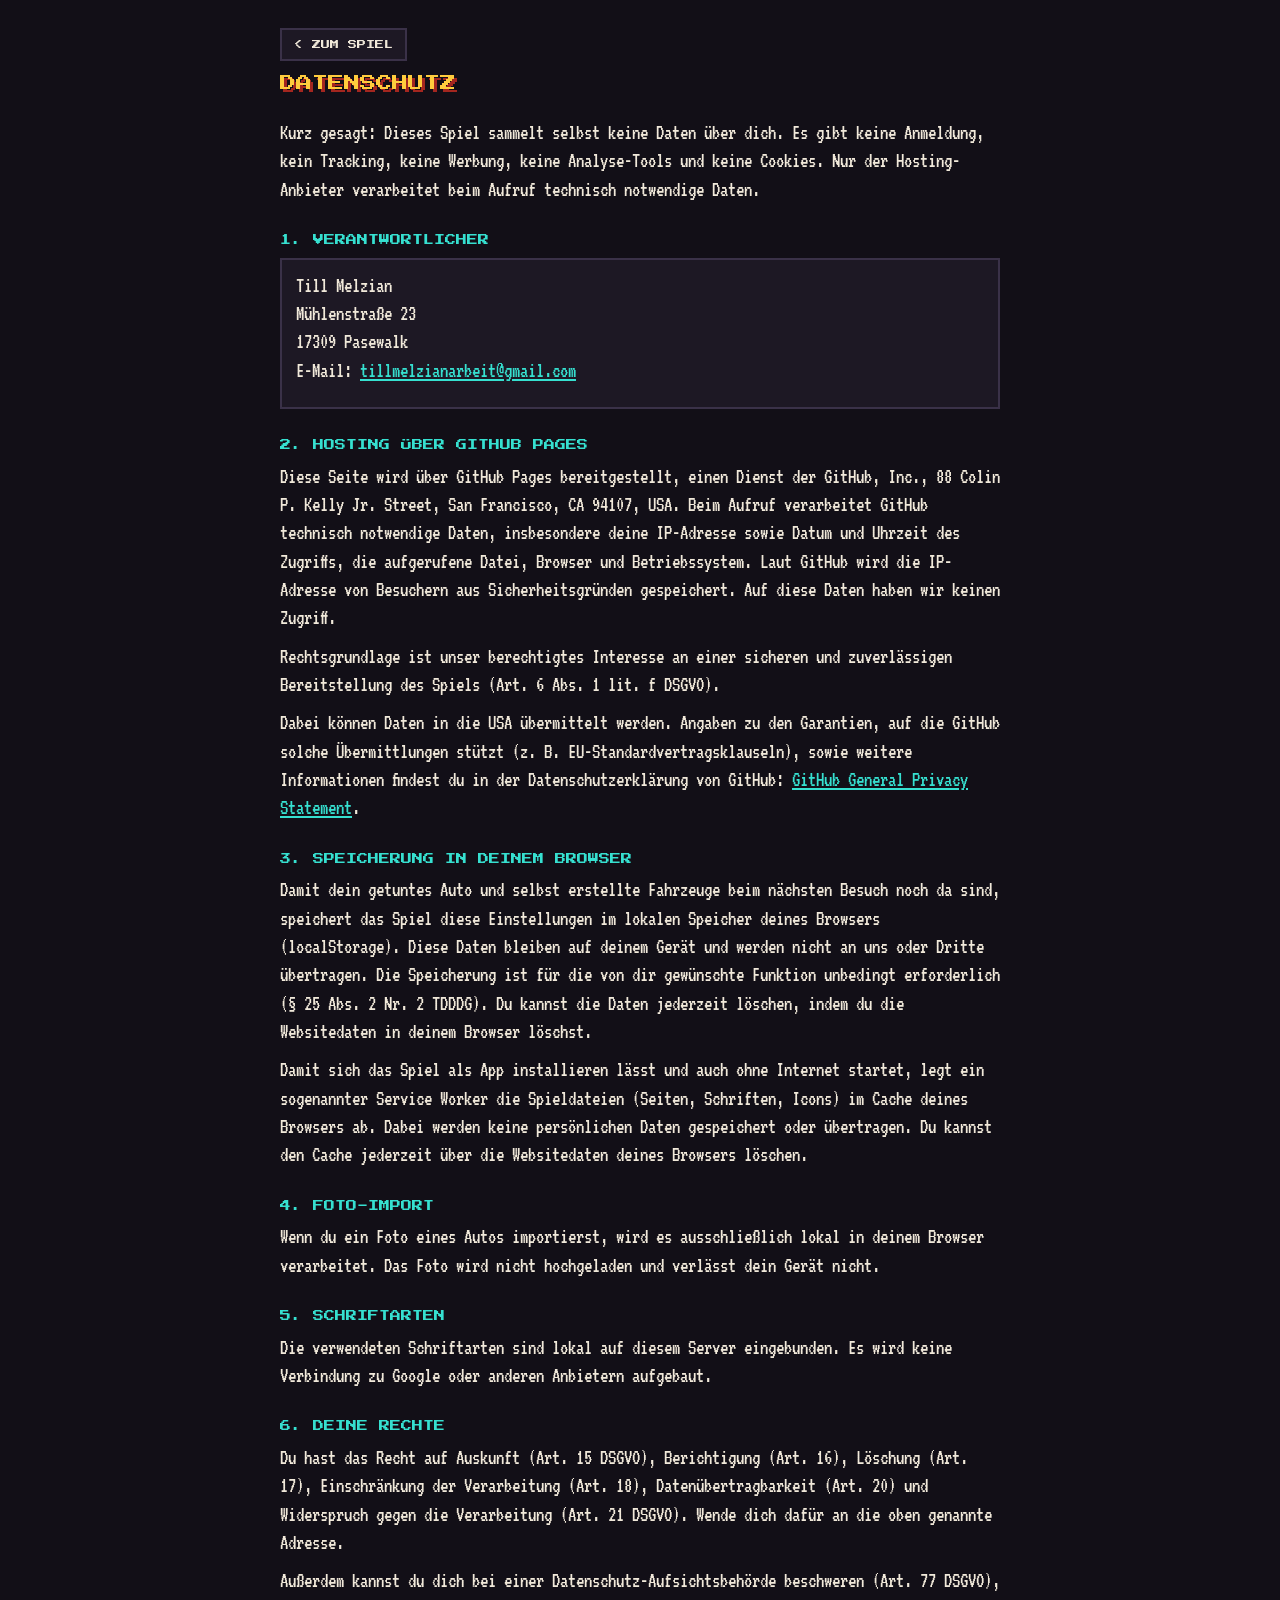
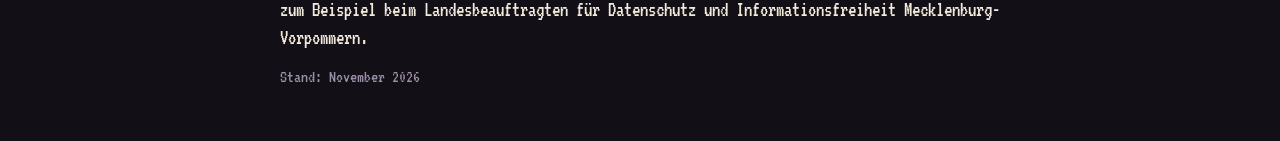
<file: datenschutz.html>
<!DOCTYPE html>
<html lang="de">
<head>
<meta charset="utf-8">
<meta name="viewport" content="width=device-width, initial-scale=1, viewport-fit=cover">
<meta name="robots" content="noindex, nofollow">
<title>Datenschutz – Pixel Tuning Garage</title>
<link rel="stylesheet" href="legal.css">
</head>
<body>
<main>
<a class="back" href="./">&lt; ZUM SPIEL</a>
<h1>DATENSCHUTZ</h1>

<p>Kurz gesagt: Dieses Spiel sammelt selbst keine Daten über dich. Es gibt keine Anmeldung, kein Tracking, keine Werbung, keine Analyse-Tools und keine Cookies. Nur der Hosting-Anbieter verarbeitet beim Aufruf technisch notwendige Daten.</p>

<h2>1. VERANTWORTLICHER</h2>
<div class="box">
<p>Till Melzian<br>
Mühlenstraße 23<br>
17309 Pasewalk<br>
E-Mail: <a href="mailto:tillmelzianarbeit@gmail.com">tillmelzianarbeit@gmail.com</a></p>
</div>

<h2>2. HOSTING ÜBER GITHUB PAGES</h2>
<p>Diese Seite wird über GitHub Pages bereitgestellt, einen Dienst der GitHub, Inc., 88 Colin P. Kelly Jr. Street, San Francisco, CA 94107, USA. Beim Aufruf verarbeitet GitHub technisch notwendige Daten, insbesondere deine IP-Adresse sowie Datum und Uhrzeit des Zugriffs, die aufgerufene Datei, Browser und Betriebssystem. Laut GitHub wird die IP-Adresse von Besuchern aus Sicherheitsgründen gespeichert. Auf diese Daten haben wir keinen Zugriff.</p>
<p>Rechtsgrundlage ist unser berechtigtes Interesse an einer sicheren und zuverlässigen Bereitstellung des Spiels (Art. 6 Abs. 1 lit. f DSGVO).</p>
<p>Dabei können Daten in die USA übermittelt werden. Angaben zu den Garantien, auf die GitHub solche Übermittlungen stützt (z. B. EU-Standardvertragsklauseln), sowie weitere Informationen findest du in der Datenschutzerklärung von GitHub: <a href="https://docs.github.com/de/site-policy/privacy-policies/github-general-privacy-statement" rel="noopener">GitHub General Privacy Statement</a>.</p>

<h2>3. SPEICHERUNG IN DEINEM BROWSER</h2>
<p>Damit dein getuntes Auto und selbst erstellte Fahrzeuge beim nächsten Besuch noch da sind, speichert das Spiel diese Einstellungen im lokalen Speicher deines Browsers (localStorage). Diese Daten bleiben auf deinem Gerät und werden nicht an uns oder Dritte übertragen. Die Speicherung ist für die von dir gewünschte Funktion unbedingt erforderlich (§ 25 Abs. 2 Nr. 2 TDDDG). Du kannst die Daten jederzeit löschen, indem du die Websitedaten in deinem Browser löschst.</p>
<p>Damit sich das Spiel als App installieren lässt und auch ohne Internet startet, legt ein sogenannter Service Worker die Spieldateien (Seiten, Schriften, Icons) im Cache deines Browsers ab. Dabei werden keine persönlichen Daten gespeichert oder übertragen. Du kannst den Cache jederzeit über die Websitedaten deines Browsers löschen.</p>

<h2>4. FOTO-IMPORT</h2>
<p>Wenn du ein Foto eines Autos importierst, wird es ausschließlich lokal in deinem Browser verarbeitet. Das Foto wird nicht hochgeladen und verlässt dein Gerät nicht.</p>

<h2>5. SCHRIFTARTEN</h2>
<p>Die verwendeten Schriftarten sind lokal auf diesem Server eingebunden. Es wird keine Verbindung zu Google oder anderen Anbietern aufgebaut.</p>

<h2>6. DEINE RECHTE</h2>
<p>Du hast das Recht auf Auskunft (Art. 15 DSGVO), Berichtigung (Art. 16), Löschung (Art. 17), Einschränkung der Verarbeitung (Art. 18), Datenübertragbarkeit (Art. 20) und Widerspruch gegen die Verarbeitung (Art. 21 DSGVO). Wende dich dafür an die oben genannte Adresse.</p>
<p>Außerdem kannst du dich bei einer Datenschutz-Aufsichtsbehörde beschweren (Art. 77 DSGVO), zum Beispiel beim Landesbeauftragten für Datenschutz und Informationsfreiheit Mecklenburg-Vorpommern.</p>

<p><small>Stand: November 2026</small></p>
</main>
</body>
</html>
</file>
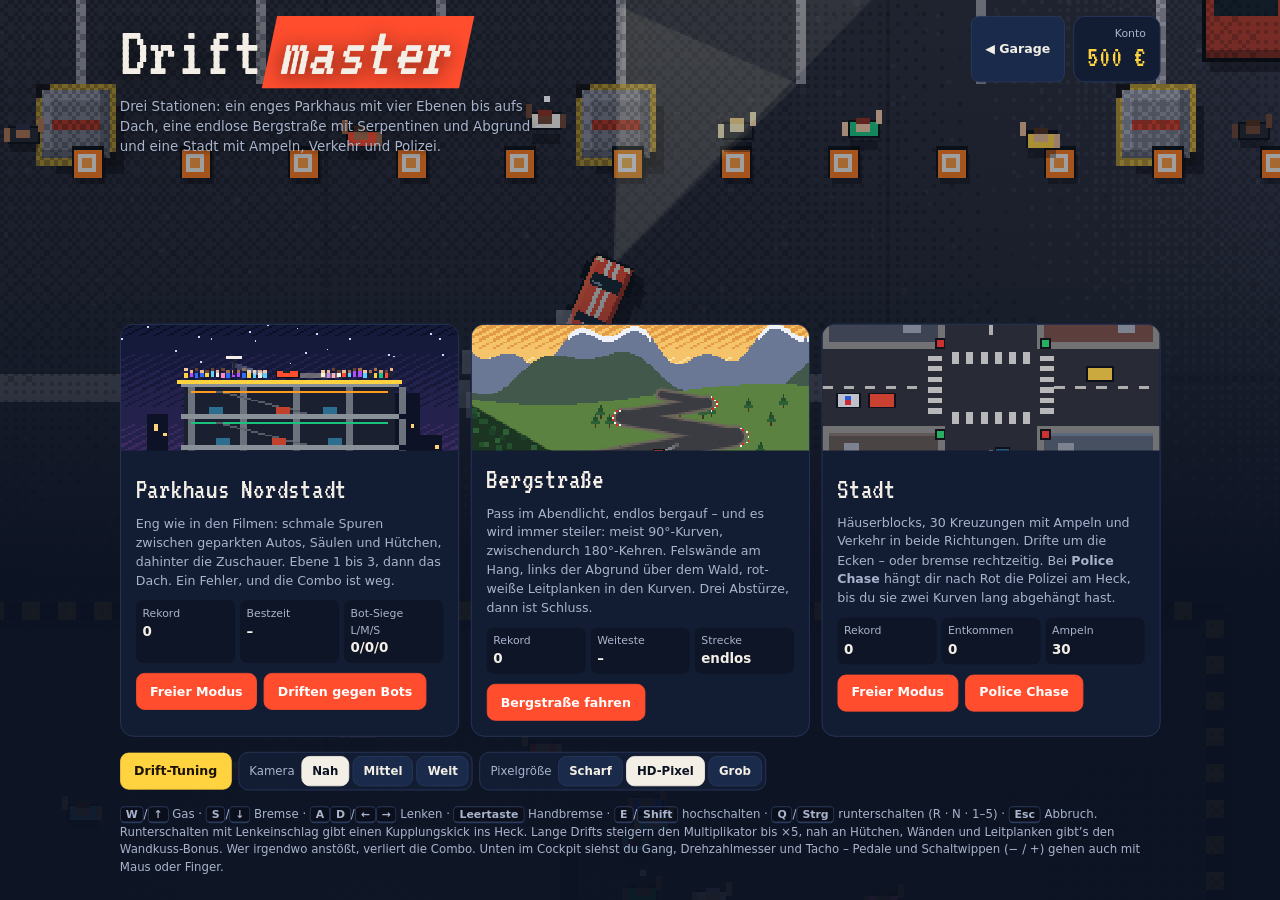
<file: drift.html>
<!DOCTYPE html>
<html lang="de"><head><meta charset="utf-8">
<meta name="viewport" content="width=device-width,initial-scale=1,maximum-scale=1,user-scalable=no">
<meta name="robots" content="noindex, nofollow">
<link rel="manifest" href="manifest.webmanifest">
<link rel="apple-touch-icon" href="icons/apple-touch-icon.png">
<title>Drift – Pixel Tuning Garage</title>
<style>
/* Drift-Modus der Pixel Tuning Garage (Driftmaster): Draufsicht, drei Stationen – Parkhaus, Bergstraße, Stadt.
   Eigene Datei, eigener Speicherstand (localStorage 'querstehen-v1'). Schriften lokal aus fonts/. */
@font-face{font-family:'VT323';src:url('fonts/VT323-Regular.woff2') format('woff2');font-display:swap}
:root{color-scheme:dark;--bg:#0b1222;--panel:#121c33;--line:#2a3a5e;--ink:#f3efe6;--mute:#a8b4cc;--hot:#ff4d2e;--gold:#ffd23f}
*{box-sizing:border-box;min-width:0}
html,body{margin:0;height:100%;background:var(--bg);color:var(--ink);font:16px/1.5 system-ui,sans-serif;overflow:hidden;-webkit-user-select:none;user-select:none}
#cv{position:fixed;inset:0;width:100%;height:100%;display:block;touch-action:none;image-rendering:pixelated;image-rendering:crisp-edges}
.screen{position:fixed;inset:0;overflow:auto;padding:max(16px,env(safe-area-inset-top)) clamp(16px,4vw,48px) 24px;display:none;flex-direction:column;gap:18px;background:linear-gradient(180deg,rgba(11,18,34,.25) 0,rgba(11,18,34,.45) 32%,rgba(11,18,34,.94) 64%)}
.screen.on{display:flex}
.wrap{width:100%;max-width:1240px;margin:0 auto;display:flex;flex-direction:column;gap:18px}
h1{font:400 clamp(48px,8vw,86px)/1 'VT323',sans-serif;margin:0;text-wrap:balance;text-shadow:0 4px 24px rgba(0,0,0,.6)}
h1 i{font-style:normal;display:inline-block;transform:skewX(-12deg);background:var(--hot);padding:0 .18em;margin-left:.1em}
h2{font:400 30px/1.1 'VT323',sans-serif;margin:8px 0 0}
h3{font:400 34px/1 'VT323',sans-serif;margin:0}
.top{display:flex;flex-wrap:wrap;justify-content:space-between;align-items:flex-start;gap:16px}
.topr{display:flex;gap:10px;align-items:stretch}
.lead{margin:10px 0 0;color:var(--mute);max-width:52ch;text-shadow:0 1px 8px rgba(0,0,0,.7)}
.wallet{background:var(--panel);border:1px solid var(--line);border-radius:14px;padding:10px 16px;text-align:right;white-space:nowrap}
.wallet span{display:block;font-size:13px;color:var(--mute)}.wallet b{font:400 34px/1.1 'VT323',sans-serif;color:var(--gold)}
.spacer{flex:1;min-height:clamp(60px,18vh,220px)}
.station{display:grid;grid-template-columns:minmax(0,1.1fr) minmax(0,1fr);background:var(--panel);border:1px solid var(--line);border-radius:16px;overflow:hidden;max-width:900px}
.station canvas{width:100%;height:100%;min-height:200px;display:block;image-rendering:pixelated;object-fit:cover}
.station .in{padding:18px;display:flex;flex-direction:column;gap:12px}
.station p{margin:0;color:var(--mute);font-size:15px}
dl{display:grid;grid-template-columns:repeat(3,1fr);gap:6px;margin:0}
dl div{background:rgba(0,0,0,.25);border-radius:8px;padding:6px 8px}
dt{font-size:13px;color:var(--mute)}dd{margin:0;font-weight:600;white-space:nowrap}
.btns{display:flex;flex-wrap:wrap;gap:8px;align-items:center}
.btn{font:600 15px/1 system-ui,sans-serif;min-height:44px;padding:0 16px;border-radius:10px;border:1px solid var(--line);background:#1a2a4a;color:var(--ink);cursor:pointer;white-space:nowrap;display:inline-flex;align-items:center;text-decoration:none}
.btn:hover{background:#223660}.btn:focus-visible{outline:3px solid var(--gold);outline-offset:2px}
.btn.hot{background:var(--hot);border-color:var(--hot);color:#fff}.btn.hot:hover{background:#ff6a4f}
.btn.gold{background:var(--gold);border-color:var(--gold);color:#1a1300}
.btn.sel{background:var(--ink);color:var(--bg);border-color:var(--ink)}
.btn:disabled{opacity:.45;cursor:not-allowed}
.seg{display:flex;gap:4px;align-items:center;background:var(--panel);border:1px solid var(--line);border-radius:12px;padding:4px 4px 4px 12px}
.seg span{font-size:14px;color:var(--mute);margin-right:4px}.seg .btn{min-height:36px;padding:0 12px;font-size:14px}
.help{color:var(--mute);font-size:14px;margin:0}
kbd{font:600 13px system-ui;border:1px solid var(--line);border-bottom-width:2px;border-radius:5px;padding:1px 6px;background:rgba(0,0,0,.25)}
.garage{display:grid;grid-template-columns:minmax(0,1fr) minmax(0,1.3fr);gap:18px;align-items:start}
.carbox{background:var(--panel);border:1px solid var(--line);border-radius:16px;padding:24px}
.carbox canvas{width:100%;height:auto;display:block;image-rendering:pixelated}
.up{background:var(--panel);border:1px solid var(--line);border-radius:14px;padding:14px 16px;display:grid;grid-template-columns:minmax(0,1fr) auto;gap:6px 14px;align-items:center;margin-bottom:10px}
.up h3{font-size:28px}.up p{margin:0;color:var(--mute);font-size:14px}
.pips{display:flex;gap:5px;margin-top:4px}.pips i{width:26px;height:8px;background:rgba(255,255,255,.12);transform:skewX(-20deg)}.pips i.f{background:var(--hot)}
.paints{display:flex;flex-wrap:wrap;gap:10px}
.paint{width:56px;height:56px;border-radius:10px;border:3px solid transparent;cursor:pointer;position:relative}
.paint.sel{border-color:var(--gold)}.paint span{position:absolute;inset:auto 0 -20px;font-size:13px;color:var(--mute);text-align:center}
.result{background:var(--panel);border:1px solid var(--line);border-radius:16px;padding:20px;max-width:640px}
.big{font:400 clamp(48px,9vw,76px)/1 'VT323',sans-serif;color:var(--gold);margin:8px 0}
.result p{margin:6px 0}.setup{display:flex;flex-direction:column;gap:6px}.lab{font:600 14px system-ui;color:var(--mute);margin:10px 0 4px!important}.setup .seg{padding-left:4px}
#hud{position:fixed;inset:0;pointer-events:none;display:none;font-family:'VT323',sans-serif}
#hud.on{display:block}
.hbox{position:absolute;top:max(12px,env(safe-area-inset-top));background:rgba(8,12,24,.75);border-radius:12px;padding:8px 14px}
.hbox span{display:block;font:600 13px system-ui;color:var(--mute)}.hbox b{font-size:34px;font-weight:400;line-height:1}
#hT{left:12px}#hS{right:12px;text-align:right}
#hStop{position:absolute;top:max(12px,env(safe-area-inset-top));left:50%;transform:translateX(-50%);pointer-events:auto;min-height:36px;font-size:13px}
#hint{position:absolute;top:calc(max(12px,env(safe-area-inset-top)) + 70px);left:12px;font:600 15px system-ui;background:rgba(8,12,24,.75);padding:6px 12px;border-radius:10px;color:var(--gold)}
#race{position:absolute;top:calc(max(12px,env(safe-area-inset-top)) + 112px);left:12px;font:600 15px system-ui;background:rgba(8,12,24,.75);padding:6px 12px;border-radius:10px}#race b{color:var(--gold)}
#combo{position:absolute;top:22%;left:0;right:0;text-align:center;font-size:clamp(36px,7vw,62px);font-weight:400;text-shadow:0 3px 0 rgba(0,0,0,.6);opacity:0;transition:opacity .2s}
#combo.on{opacity:1}#combo em{font-style:normal;color:var(--gold)}#combo small{display:block;font-size:22px;color:var(--hot)}
#flash{position:absolute;top:36%;left:0;right:0;text-align:center;font-size:clamp(32px,6vw,52px);font-weight:400;opacity:0;text-shadow:0 3px 0 rgba(0,0,0,.6)}
#flash.go{animation:fl 1.2s ease-out}#flash.good{color:var(--gold)}#flash.bad{color:var(--hot)}#flash.lvl{color:#fff}
@keyframes fl{0%{opacity:0;transform:translateY(10px) scale(.9)}15%{opacity:1;transform:none}80%{opacity:1}100%{opacity:0;transform:translateY(-20px)}}
/* Cockpit unten */
#dash{--dh:clamp(84px,calc(var(--H,100vh)*.17),140px);position:fixed;left:0;right:0;bottom:0;height:calc(var(--dh) + env(safe-area-inset-bottom));padding:8px clamp(10px,2vw,24px) calc(8px + env(safe-area-inset-bottom));display:none;align-items:center;gap:clamp(6px,1vw,14px);background:linear-gradient(180deg,#2c2f35 0,#1b1d21 40%,#0c0d0f 100%);border-top:2px solid #80868f;box-shadow:0 -6px 24px rgba(0,0,0,.5),inset 0 2px 0 rgba(255,255,255,.08);z-index:5}
#dash.on{display:flex}
#dash button{touch-action:none;-webkit-tap-highlight-color:transparent;cursor:pointer}
#dcv{height:min(calc(var(--dh) - 16px),calc((var(--W,100vw) - 440px)/3.5));aspect-ratio:7/2;width:auto;display:block}
.paddle{margin:0;width:clamp(34px,4vw,54px);height:46%;border-radius:10px;border:1px solid #3d424a;background:linear-gradient(180deg,#30343a,#17191c);color:#a7adb5;font:400 34px/1 'VT323',sans-serif;box-shadow:0 4px 0 #050607}
#pm{margin-left:auto;transform:skewY(8deg)}#pp{margin-right:auto;transform:skewY(-8deg)}
.paddle.on{background:#4a5059;color:#fff;box-shadow:0 1px 0 #050607}
.paddle:disabled{opacity:.25;cursor:default}
.pedal{position:relative;border:0;border-radius:12px;padding:0;background:#e8eaed;box-shadow:inset 0 -6px 0 #b9bdc3,0 6px 0 #050607,0 10px 18px rgba(0,0,0,.5);transition:transform .06s,filter .06s}
.pedal::before{content:'';position:absolute;inset:12% 14% 28%;background:repeating-conic-gradient(#33363b 0 25%,transparent 0 50%);background-size:18px 18px;border-radius:3px}
.pedal span{position:absolute;left:0;right:0;bottom:8%;font:400 14px/1 'VT323',sans-serif;color:#33363b;letter-spacing:.06em}
.pedal.on{transform:translateY(5px) scale(.95);filter:brightness(.8);box-shadow:inset 0 -3px 0 #b9bdc3,0 2px 0 #050607}
.pedal.sm{width:clamp(46px,5vw,72px);height:64%}
.pedal.gas{width:clamp(46px,4.6vw,68px);height:96%;transform:skewX(-5deg)}
.pedal.gas.on{transform:skewX(-5deg) translateY(5px) scale(.95)}
.steer{display:none;gap:10px;position:absolute;left:14px;bottom:calc(100% + 12px)}
body.coarse .steer{display:flex}
.steer button{width:60px;height:60px;border-radius:50%;border:2px solid rgba(255,255,255,.35);background:rgba(8,12,24,.6);color:#fff;font:400 26px 'VT323',sans-serif}
.steer button.on{background:rgba(255,210,63,.85);color:#000}
/* Querformat erzwingen: Handy hochkant -> ganze Seite um 90° drehen */
.screen{overflow:hidden!important}
.stations{display:grid;grid-template-columns:repeat(3,minmax(0,1fr));gap:14px}
.stations .station{grid-template-columns:minmax(0,1fr);max-width:none}
.stations .station canvas{height:150px;min-height:0;object-fit:cover}
html.short .stations .station canvas{height:100px}
.fit{display:flex;flex-direction:column;gap:18px;transform-origin:0 0;flex:none}
html.short .spacer{min-height:8px}
html.short .lead{display:none}
html.short body.coarse #hub .help{display:none}
html.short .station canvas{min-height:0}
html.rot body{position:fixed;top:0;left:100vw;width:100vh;width:100dvh;height:100vw;transform-origin:0 0;transform:rotate(90deg);overflow:hidden}
#toast{position:fixed;left:50%;bottom:24px;transform:translateX(-50%);background:var(--hot);color:#fff;padding:10px 16px;border-radius:10px;font-weight:600;display:none;z-index:9}
@media(max-width:700px){html:not(.rot) .garage,html:not(.rot) .station,html:not(.rot) .stations{grid-template-columns:minmax(0,1fr)}.hbox b{font-size:26px}
 html:not(.rot) #dash{height:auto;grid-template-columns:repeat(7,minmax(0,1fr));grid-template-areas:"cv cv cv cv cv cv cv" "st st pm pp hb br gas";gap:8px 6px;align-items:end}
 html:not(.rot) #dash.on{display:grid}
 html:not(.rot) #dcv{grid-area:cv;width:100%;height:auto}
 html:not(.rot) .steer{grid-area:st;position:static;justify-content:space-between;gap:6px}
 html:not(.rot) .steer button{width:auto;flex:1;height:64px;border-radius:12px}
 html:not(.rot) #pm,html:not(.rot) #pp{margin:0;height:56px;width:auto}html:not(.rot) #pm{grid-area:pm}html:not(.rot) #pp{grid-area:pp}
 html:not(.rot) #hb{grid-area:hb}html:not(.rot) #br{grid-area:br}html:not(.rot) #gs{grid-area:gas}
 html:not(.rot) .pedal.sm{width:auto;height:70px}html:not(.rot) .pedal.gas{width:auto;height:92px}}
@media(prefers-reduced-motion:reduce){#flash.go{animation-duration:.01s}}
</style></head><body>
<canvas id="cv"></canvas>

<section id="hub" class="screen on"><div class="wrap">
  <header class="top">
    <div><h1>Drift<i>master</i></h1>
    <p class="lead">Drei Stationen: ein enges Parkhaus mit vier Ebenen bis aufs Dach, eine endlose Bergstraße mit Serpentinen und Abgrund – und eine Stadt mit Ampeln, Verkehr und Polizei.</p></div>
    <div class="topr"><a class="btn" href="index.html" aria-label="Zurück zur Garage">◀ Garage</a><div class="wallet"><span>Konto</span><b class="money"></b></div></div>
  </header>
</div>
<div class="spacer"></div>
<div class="wrap">
  <div class="stations"><article class="station">
    <canvas id="art" width="192" height="120" aria-label="Pixelbild des Parkhauses mit Zuschauern auf dem Dach"></canvas>
    <div class="in">
      <h3>Parkhaus Nordstadt</h3>
      <p>Eng wie in den Filmen: schmale Spuren zwischen geparkten Autos, Säulen und Hütchen, dahinter die Zuschauer. Ebene 1 bis 3, dann das Dach. Ein Fehler, und die Combo ist weg.</p>
      <dl><div><dt>Rekord</dt><dd id="recS">0</dd></div><div><dt>Bestzeit</dt><dd id="recT">–</dd></div><div><dt>Bot-Siege L/M/S</dt><dd id="recW">0/0/0</dd></div></dl>
      <div class="btns"><button class="btn hot" data-open="free">Freier Modus</button><button class="btn hot" data-open="bot">Driften gegen Bots</button></div>
    </div>
  </article>
  <article class="station">
    <canvas id="art2" width="192" height="120" aria-label="Pixelbild einer Serpentinenstraße in den Bergen"></canvas>
    <div class="in">
      <h3>Bergstraße</h3>
      <p>Pass im Abendlicht, endlos bergauf – und es wird immer steiler: meist 90°-Kurven, zwischendurch 180°-Kehren. Felswände am Hang, links der Abgrund über dem Wald, rot-weiße Leitplanken in den Kurven. Drei Abstürze, dann ist Schluss.</p>
      <dl><div><dt>Rekord</dt><dd id="recBS">0</dd></div><div><dt>Weiteste</dt><dd id="recBD">–</dd></div><div><dt>Strecke</dt><dd>endlos</dd></div></dl>
      <div class="btns"><button class="btn hot" data-open="berg">Bergstraße fahren</button></div>
    </div>
  </article>
  <article class="station">
    <canvas id="art3" width="192" height="120" aria-label="Pixelbild einer Stadtkreuzung mit Ampeln und Autos"></canvas>
    <div class="in">
      <h3>Stadt</h3>
      <p>Häuserblocks, 30 Kreuzungen mit Ampeln und Verkehr in beide Richtungen. Drifte um die Ecken – oder bremse rechtzeitig. Bei <b>Police Chase</b> hängt dir nach Rot die Polizei am Heck, bis du sie zwei Kurven lang abgehängt hast.</p>
      <dl><div><dt>Rekord</dt><dd id="recCS">0</dd></div><div><dt>Entkommen</dt><dd id="recCE">0</dd></div><div><dt>Ampeln</dt><dd>30</dd></div></dl>
      <div class="btns"><button class="btn hot" data-open="city">Freier Modus</button><button class="btn hot" data-open="police">Police Chase</button></div>
    </div>
  </article></div>
  <div class="btns"><button class="btn gold" id="toGarage">Drift-Tuning</button><div class="seg" id="camSeg"><span>Kamera</span><button class="btn" data-cam="nah">Nah</button><button class="btn" data-cam="mittel">Mittel</button><button class="btn" data-cam="weit">Weit</button></div><div class="seg" id="pxSeg"><span>Pixelgröße</span><button class="btn" data-px="1">Scharf</button><button class="btn" data-px="2">HD-Pixel</button><button class="btn" data-px="3">Grob</button></div></div>
  <p class="help"><kbd>W</kbd>/<kbd>↑</kbd> Gas · <kbd>S</kbd>/<kbd>↓</kbd> Bremse · <kbd>A</kbd><kbd>D</kbd>/<kbd>←</kbd><kbd>→</kbd> Lenken · <kbd>Leertaste</kbd> Handbremse · <kbd>E</kbd>/<kbd>Shift</kbd> hochschalten · <kbd>Q</kbd>/<kbd>Strg</kbd> runterschalten (R · N · 1–5) · <kbd>Esc</kbd> Abbruch. Runterschalten mit Lenkeinschlag gibt einen Kupplungskick ins Heck. Lange Drifts steigern den Multiplikator bis ×5, nah an Hütchen, Wänden und Leitplanken gibt’s den Wandkuss-Bonus. Wer irgendwo anstößt, verliert die Combo. Unten im Cockpit siehst du Gang, Drehzahlmesser und Tacho – Pedale und Schaltwippen (− / +) gehen auch mit Maus oder Finger.</p>
</div></section>

<section id="garage" class="screen"><div class="wrap">
  <header class="top"><h1>Drift-Tuning</h1><div class="wallet"><span>Konto</span><b class="money"></b></div></header>
  <div class="garage">
    <div class="carbox"><canvas id="carPrev" width="84" height="52" aria-label="Dein Auto"></canvas></div>
    <div id="ups"></div>
  </div>
  <h2>Lackierung</h2>
  <div class="paints" id="paints" style="margin-bottom:22px"></div>
  <div class="btns"><button class="btn hot" id="back">Zurück</button></div>
</div></section>

<section id="setup" class="screen"><div class="spacer"></div><div class="wrap"><div class="result setup">
  <h2 id="setTitle">Driften gegen Bots</h2>
  <div id="diffRow"><p class="lab">Schwierigkeit</p><div class="btns"><div class="seg"><button class="btn" data-diff="leicht">Leicht</button><button class="btn" data-diff="mittel">Mittel</button><button class="btn" data-diff="schwer">Schwer</button></div></div><p class="help" id="diffInfo"></p></div>
  <p class="lab">Getriebe</p><div class="btns"><div class="seg"><button class="btn" data-tr="manual">Schalter</button><button class="btn" data-tr="auto">Automatik</button></div></div>
  <p class="help" id="trInfo"></p>
  <div class="btns" style="margin-top:8px"><button class="btn hot" id="setGo">Rennen starten</button><button class="btn" id="setBack">Zurück</button></div>
</div></div></section>
<section id="over" class="screen"><div class="spacer"></div><div class="wrap"><div class="result" id="overBody"></div></div></section>

<div id="hud">
  <div class="hbox" id="hT"><span id="lvl">Ebene 1 · P1</span><b id="time">0:00.0</b></div>
  <button class="btn" id="hStop">Abbrechen (Esc)</button>
  <div class="hbox" id="hS"><span>Punkte</span><b id="score">0</b></div>
  <div id="hint"></div><div id="race"></div>
  <div id="combo"></div><div id="flash"></div>
</div>
<div id="dash">
 <div class="steer"><button data-k="l" aria-label="Links lenken">◀</button><button data-k="r" aria-label="Rechts lenken">▶</button></div>
 <button class="pedal sm" id="hb" data-k="hb" aria-label="Handbremse"><span>HAND</span></button>
 <button class="pedal sm" id="br" data-k="b" aria-label="Bremse"><span>BREMSE</span></button>
 <button class="paddle" id="pm" data-sh="-1" aria-label="Runterschalten">−</button>
 <canvas id="dcv" width="1400" height="400" aria-label="Cockpit mit Gang-Anzeige, Drehzahlmesser und Tacho"></canvas>
 <button class="paddle" id="pp" data-sh="1" aria-label="Hochschalten">+</button>
 <button class="pedal gas" id="gs" data-k="t" aria-label="Gas"><span>GAS</span></button>
</div>
<div id="toast"></div>

<script>
'use strict';
{
const $=s=>document.querySelector(s),$$=s=>[...document.querySelectorAll(s)];
const clamp=(v,a,b)=>Math.max(a,Math.min(b,v));
const eur=n=>Math.round(n).toLocaleString('de-DE')+' €';
const fmtT=t=>`${Math.floor(t/60)}:${(t%60).toFixed(1).padStart(4,'0')}`;
const shade=(hex,f)=>{const n=parseInt(hex.slice(1),16);return `rgb(${[n>>16,n>>8&255,n&255].map(v=>clamp(Math.round(v*f),0,255))})`};

/* ---------- Speicherstand (getrennt von der Garage: 'ptg-build-v1') ---------- */
const KEY='querstehen-v1';
let S={money:500,lv:{motor:0,grip:0,lenk:0},paint:'#ff4d2e',paints:['#ff4d2e'],best:{},px:innerWidth<700?1:2,mode:'free',diff:'mittel',tr:'manual',wins:{}};
try{const d=JSON.parse(localStorage.getItem(KEY));if(d)S=Object.assign(S,d)}catch(e){}
if(![1,2,3].includes(S.px))S.px=innerWidth<700?1:2;
const save=()=>{try{localStorage.setItem(KEY,JSON.stringify(S))}catch(e){}};
const UPS=[{k:'motor',n:'Motor',d:'Mehr Beschleunigung und höhere Endgeschwindigkeit.'},
 {k:'grip',n:'Fahrwerk',d:'Mehr Kontrolle – Drifts lassen sich sauberer halten.'},
 {k:'lenk',n:'Lenkwinkel-Kit',d:'Größere Driftwinkel, schnelleres Umlegen.'}];
const UPC=[400,900,1600,2600,4000];
const PAINTS=[['#ff4d2e','Signalrot'],['#f3efe6','Kreide'],['#2e6bff','Kobalt'],['#ffd23f','Gold'],['#19c37d','Mint'],['#b04dff','Violett'],['#2a2e33','Graphit']];

/* ---------- Canvas ---------- */
const cv=$('#cv'),ctx=cv.getContext('2d');let iw=1,ih=1;
let VW=innerWidth,VH=innerHeight;
function orient(){const de=document.documentElement,r=matchMedia('(pointer:coarse)').matches&&innerHeight>innerWidth;de.classList.toggle('rot',r);
 VW=r?innerHeight:innerWidth;VH=r?innerWidth:innerHeight;de.style.setProperty('--W',VW+'px');de.style.setProperty('--H',VH+'px');de.classList.toggle('short',VH<560)}
/* Menü immer komplett sichtbar: Inhalt auf die Bildschirmhöhe herunterskalieren */
function fitScreen(){const s=document.querySelector('.screen.on');if(!s)return;let f=s.querySelector(':scope>.fit');
 if(!f){f=document.createElement('div');f.className='fit';while(s.firstChild)f.appendChild(s.firstChild);s.appendChild(f)}
 const cs=getComputedStyle(s),aw=s.clientWidth-parseFloat(cs.paddingLeft)-parseFloat(cs.paddingRight),ah=s.clientHeight-parseFloat(cs.paddingTop)-parseFloat(cs.paddingBottom);
 let k=1;f.style.transform='';f.style.minHeight='0px';f.style.width=aw+'px';
 for(let i=0;i<4;i++){k=Math.min(1,ah/f.offsetHeight);f.style.width=aw/k+'px'}
 k=Math.min(1,ah/f.offsetHeight);f.style.width=aw/k+'px';f.style.minHeight=ah/k+'px';f.style.transform=k<1?`scale(${k})`:''}
if(document.fonts&&document.fonts.ready)document.fonts.ready.then(()=>fitScreen());
function tryLock(){if(!matchMedia('(pointer:coarse)').matches||document.fullscreenElement)return;const el=document.documentElement;
 try{const p=el.requestFullscreen&&el.requestFullscreen();if(p&&p.then)p.then(()=>{if(screen.orientation&&screen.orientation.lock)screen.orientation.lock('landscape').catch(()=>{})}).catch(()=>{})}catch(e){}}
addEventListener('pointerdown',tryLock,{once:true});
function resize(){orient();iw=Math.ceil(VW/S.px);ih=Math.ceil(VH/S.px);cv.width=iw;cv.height=ih;ctx.imageSmoothingEnabled=false;fitScreen()}
addEventListener('resize',resize);resize();

/* ---------- Pixel-Schrift ---------- */
const GL={A:'01110100011000111111100011000110001',C:'01111100001000010000100001000001111',D:'11110100011000110001100011000111110',E:'11111100001000011110100001000011111',
H:'10001100011000111111100011000110001',I:'11111001000010000100001000010011111',L:'10000100001000010000100001000011111',M:'10001110111010110101100011000110001',
P:'11110100011000111110100001000010000',R:'11110100011000111110101001001010001',S:'01111100001000001110000010000111110',T:'11111001000010000100001000010000100',
Z:'11111000010001000100010001000011111',1:'00100011000010000100001000010001110',2:'01110100010000100010001000100011111',3:'11110000010000101110000010000111110',4:'00010001100101010010111110001000010'};
function txt(g,s,x,y,sc,col){g.fillStyle=col;let cx=x;for(const ch of s){const d=GL[ch];if(d)for(let i=0;i<35;i++)if(d[i]==='1')g.fillRect(cx+(i%5)*sc,y+(i/5|0)*sc,sc,sc);cx+=6*sc}}
const tw=(s,sc)=>s.length*6*sc-sc;

/* ---------- Parkhaus-Geometrie (Weltpixel) ---------- */
const FW=1500,FH=1000,MG=260,WT=30;
const CORE=[400,350,750,300],DIV=[200,350,14,300],RAMP=[214,350,186,300],ARR=[30,350,170,300];
const START=[115,600,-Math.PI/2];
const FLOORS=[{n:'P1',name:'Ebene 1',acc:'#2e9bff',base:'92,98,108',amb:.3},{n:'P2',name:'Ebene 2',acc:'#19c37d',base:'88,94,100',amb:.27},
 {n:'P3',name:'Ebene 3',acc:'#ff9a1f',base:'90,88,94',amb:.24},{n:'DACH',name:'Dach',acc:'#ff4d2e',base:'58,62,74',amb:.14,roof:1}];
const SK=['#f1c7a0','#d9a37a','#a8704a','#6b4430','#e8b890'],SHIRT=['#ff4d2e','#2e6bff','#ffd23f','#19c37d','#f3efe6','#b04dff','#22252a','#ff8ac2','#5ad1ff'],HAIR=['#1b1b1b','#4a2e1a','#d9b36a','#8a2e1e','#2a2a40','#c9c9c9'];
const CARC=['#c2412d','#2b6e8f','#d9a227','#3f7d4e','#e6e6e6','#22252a','#7a4fa0','#9aa3ab'];

function pcar(g,x,y,w,h,col){const v=h>w;x|=0;y|=0;g.fillStyle='rgba(0,0,0,.35)';g.fillRect(x+4,y+5,w,h);g.fillStyle='#0a0f12';g.fillRect(x,y,w,h);g.fillStyle=col;g.fillRect(x+2,y+2,w-4,h-4);
 g.fillStyle=shade(col,1.2);v?g.fillRect(x+2,y+2,w-4,3):g.fillRect(x+2,y+2,3,h-4);g.fillStyle=shade(col,.7);v?g.fillRect(x+2,y+h-5,w-4,3):g.fillRect(x+w-5,y+2,3,h-4);
 g.fillStyle='#16262d';if(v){g.fillRect(x+6,y+h*.26|0,w-12,h*.14|0);g.fillRect(x+6,y+h*.64|0,w-12,h*.1|0);g.fillStyle='#4f6a78';g.fillRect(x+8,y+h*.26+2|0,4,3)}
 else{g.fillRect(x+w*.26|0,y+6,w*.14|0,h-12);g.fillRect(x+w*.64|0,y+6,w*.1|0,h-12);g.fillStyle='#4f6a78';g.fillRect(x+w*.26+2|0,y+8,3,4)}}
function hazard(g,x,y,w,h){g.fillStyle='#ffd23f';g.fillRect(x,y,w,h);g.fillStyle='#1b1b1b';const hor=w>h;for(let k=0;k<(hor?w:h);k+=16)hor?g.fillRect(x+k,y,8,h):g.fillRect(x,y+k,w,8)}
function chevron(g,cx,y,col){g.fillStyle=col;for(let k=0;k<11;k++){g.fillRect(cx-k*5-3,y+k*4,6,5);g.fillRect(cx+k*5-3,y+k*4,6,5)}}
function arrow(g,x,y,dir,col){g.save();g.translate(x,y);g.rotate(dir*Math.PI/2);g.fillStyle=col;g.fillRect(-60,-6,80,12);for(let k=0;k<8;k++)g.fillRect(20+k*5,-26+k*3.3|0,5,52-k*6.6|0);g.restore()}

function buildFloor(fi){
 const F=FLOORS[fi];let seed=101+fi*977;const rnd=()=>(seed=(seed*16807)%2147483647)/2147483647,pick=a=>a[rnd()*a.length|0];
 const c=document.createElement('canvas');c.width=FW+2*MG;c.height=FH+2*MG;const g=c.getContext('2d');g.translate(MG,MG);
 g.fillStyle='#070b16';g.fillRect(-MG,-MG,FW+2*MG,FH+2*MG);
 for(let i=0;i<50;i++){const x=-MG+rnd()*(FW+2*MG-200),y=-MG+rnd()*(FH+2*MG-200);g.fillStyle=pick(['#0e1424','#111a30','#0c1220']);g.fillRect(x|0,y|0,120+rnd()*200|0,90+rnd()*160|0)}
 for(let i=0;i<700;i++){const x=-MG+rnd()*(FW+2*MG),y=-MG+rnd()*(FH+2*MG);if(x>-20&&x<FW+20&&y>-20&&y<FH+20)continue;g.fillStyle=pick(['#ffd27a','#ffefc2','#7ad7ff','#ff8a5c','#ffd27a']);g.fillRect(x|0,y|0,4,6)}
 g.fillStyle=`rgb(${F.base})`;g.fillRect(0,0,FW,FH);
 for(let i=0;i<7000;i++){g.fillStyle=rnd()<.5?'rgba(0,0,0,.10)':'rgba(255,255,255,.06)';g.fillRect(rnd()*FW|0,rnd()*FH|0,2,2)}
 g.fillStyle='rgba(0,0,0,.16)';for(let x=250;x<FW;x+=250)g.fillRect(x,0,2,FH);for(let y=250;y<FH;y+=250)g.fillRect(0,y,FW,2);
 for(let i=0;i<6;i++){g.fillStyle='rgba(0,0,0,.12)';g.fillRect(150+rnd()*1200|0,150+rnd()*700|0,30+rnd()*60|0,14+rnd()*24|0)}
 const solids=[],cones=[],people=[],lights=[],wall=(x,y,w,h)=>solids.push([x,y,w,h]),pil=[];
 const person=(x,y)=>people.push({x,y,sh:pick(SHIRT),sk:pick(SK),hr:pick(HAIR),ph:rnd()*6,phone:rnd()<(F.roof?.35:.12),dx:0,dy:0});
 const cone=(x,y)=>cones.push({x,y,k:0,vx:0,vy:0,r:0,vr:0});
 const pCar=F.roof?.25:.8-fi*.1,pPpl=F.roof?.95:.45+fi*.15,SW=80,SD=82;
 /* Stellplätze oben/unten */
 g.fillStyle='rgba(240,240,240,.8)';
 for(let x=160;x<=FW-160;x+=SW){g.fillRect(x,WT,4,SD+8);g.fillRect(x,FH-WT-SD-8,4,SD+8)}
 for(let x=160;x<FW-160;x+=SW)for(const bot of[0,1]){
  if(rnd()<pCar){const cx=x+20,cy=bot?FH-WT-SD:WT+6;pcar(g,cx,cy,40,74,pick(CARC));wall(cx,cy,40,74)}
  else if(rnd()<pPpl)person(x+40+(rnd()-.5)*20,bot?FH-WT-45:WT+45);
  if(rnd()<pPpl)person(x+16+rnd()*48,bot?FH-WT-110-rnd()*8:WT+110+rnd()*8)}
 /* Stellplätze rechts */
 g.fillStyle='rgba(240,240,240,.8)';for(let y=160;y<=FH-160;y+=SW)g.fillRect(FW-WT-SD-8,y,SD+8,4);
 for(let y=160;y<FH-160;y+=SW){if(rnd()<pCar){const cx=FW-WT-SD,cy=y+20;pcar(g,cx,cy,74,40,pick(CARC));wall(cx,cy,74,40)}else if(rnd()<pPpl)person(FW-WT-45,y+40+(rnd()-.5)*20);
  if(rnd()<pPpl)person(FW-WT-110-rnd()*8,y+16+rnd()*48)}
 /* Zuschauer an der linken Wand */
 for(let y=60;y<FH-60;y+=34){if(!F.roof&&y>330&&y<670)continue;if(rnd()<(F.roof?.95:.55))person(46+rnd()*10,y+rnd()*12)}
 /* Säulen */
 const pillar=(x,y,w=30,h=30)=>{wall(x-w/2,y-h/2,w,h);pil.push([x-w/2,y-h/2,w,h])};
 for(let x=160;x<=FW-160;x+=240){pillar(x,WT+108);pillar(x,FH-WT-108)}
 for(let y=160;y<=FH-160;y+=240)pillar(FW-WT-108,y);
 if(fi===1||fi===2){const st=fi===1?250:180;for(let x=CORE[0]+60;x<CORE[0]+CORE[2]-20;x+=st){pillar(x,CORE[1]-11,30,22);pillar(x,CORE[1]+CORE[3]+11,30,22)}
  for(let y=CORE[1]+70;y<CORE[1]+CORE[3]-30;y+=st)pillar(CORE[0]+CORE[2]+11,y,22,30)}
 /* Hütchen = Driftzone */
 for(let x=165;x<=FW-165;x+=48){cone(x,155);cone(x,FH-155)}
 for(let y=200;y<=FH-200;y+=48)cone(FW-155,y);
 for(let y=70;y<FH-60;y+=48){if(!F.roof&&y>320&&y<680)continue;cone(80,y)}
 /* Kern / Dach-Platz */
 if(!F.roof){wall(...CORE);const[x,y,w,h]=CORE;g.fillStyle='rgba(0,0,0,.4)';g.fillRect(x+8,y+10,w,h);g.fillStyle='#3d424b';g.fillRect(x,y,w,h);
  g.fillStyle='#474d57';for(let k=0;k<w;k+=40)g.fillRect(x+k,y,20,h);hazard(g,x,y,w,10);hazard(g,x,y+h-10,w,10);hazard(g,x,y,10,h);hazard(g,x+w-10,y,10,h);
  txt(g,F.n,x+w/2-tw(F.n,12)/2,y+h/2-42,12,F.acc)}
 else{const[x,y,w,h]=CORE;g.fillStyle='rgba(255,255,255,.05)';g.fillRect(x,y,w,h);
  for(const r of[[x,y,w,8],[x,y+h-8,w,8],[x,y,8,h],[x+w-8,y,8,h]]){wall(...r);g.fillStyle='rgba(0,0,0,.35)';g.fillRect(r[0]+4,r[1]+5,r[2],r[3]);hazard(g,...r)}
  const sx=x+w/2-80,sy=y+h/2-50;wall(sx,sy,160,100);g.fillStyle='rgba(0,0,0,.4)';g.fillRect(sx+8,sy+10,160,100);g.fillStyle='#4a505a';g.fillRect(sx,sy,160,100);g.fillStyle='#5a616c';g.fillRect(sx,sy,160,8);
  g.fillStyle='#ffd27a';g.fillRect(sx+70,sy+92,20,8);
  for(let i=0;i<75;i++){let px,py;do{px=x+16+rnd()*(w-32);py=y+16+rnd()*(h-32)}while(px>sx-14&&px<sx+174&&py>sy-14&&py<sy+114);person(px,py)}
  for(let y2=360;y2<=640;y2+=48)cone(80,y2);
  for(const[px,py]of[[WT+4,WT+4],[FW-WT-28,WT+4],[WT+4,FH-WT-28],[FW-WT-28,FH-WT-28]]){wall(px,py,24,24);g.fillStyle='#22252a';g.fillRect(px,py,24,24);g.fillStyle='#fff2c0';g.fillRect(px+6,py+6,12,12);lights.push([px+12,py+12,620,1])}
  lights.push([x+w/2,y+h/2,380,.7],[RAMP[0]+RAMP[2]/2,RAMP[1]+40,260,.8]);
  for(let x2=RAMP[0];x2<RAMP[0]+RAMP[2];x2+=16)for(let r=0;r<2;r++){g.fillStyle=((x2/16|0)+r)%2?'#f3efe6':'#111';g.fillRect(x2,RAMP[1]+20+r*16,Math.min(16,RAMP[0]+RAMP[2]-x2),16)}}
 /* Trennwand, Rampe, Ankunft */
 wall(...DIV);g.fillStyle='#5d636c';g.fillRect(...DIV);hazard(g,...DIV);
 if(!F.roof){const[x,y,w,h]=RAMP;g.fillStyle='rgba(255,255,255,.07)';g.fillRect(x,y,w,h);g.fillStyle='rgba(0,0,0,.08)';for(let k=0;k<h;k+=24)g.fillRect(x,y+k,w,4);
  for(let k=0;k<3;k++)chevron(g,x+w/2,y+70+k*64,F.acc);
  txt(g,'RAMPE',x+w/2-tw('RAMPE',5)/2,y+16,5,'#f3efe6');const nx=FLOORS[fi+1].n;txt(g,nx,x+w/2-tw(nx,5)/2,y+h-48,5,FLOORS[fi+1].acc)}
 {const[x,y,w,h]=ARR;const lab=fi===0?'START':F.n;txt(g,lab,x+w/2-tw(lab,5)/2,y+h-56,5,'rgba(243,239,230,.8)');for(let k=0;k<2;k++)chevron(g,x+w/2,y+40+k*70,'rgba(243,239,230,.35)')}
 /* Fahrtrichtungspfeile */
 const ac='rgba(243,239,230,.55)';arrow(g,650,255,0,ac);arrow(g,1000,255,0,ac);arrow(g,1250,430,1,ac);arrow(g,1250,650,1,ac);arrow(g,1000,745,2,ac);arrow(g,650,745,2,ac);arrow(g,307,720,3,F.acc);arrow(g,115,280,3,ac);
 /* Säulen zeichnen */
 for(const[x,y,w,h]of pil){g.fillStyle='rgba(0,0,0,.4)';g.fillRect(x+6,y+7,w,h);g.fillStyle='#ffd23f';g.fillRect(x-3,y-3,w+6,h+6);g.fillStyle='#1b1b1b';g.fillRect(x-3,y-3,6,6);g.fillRect(x+w-3,y+h-3,6,6);
  g.fillStyle='#a9adb3';g.fillRect(x,y,w,h);g.fillStyle='#c6cad0';g.fillRect(x,y,w,4);g.fillRect(x,y,4,h);g.fillStyle='#868a90';g.fillRect(x,y+h-4,w,4);g.fillRect(x+w-4,y,4,h);g.fillStyle=F.acc;g.fillRect(x+4,y+h/2-2,w-8,4)}
 /* Außenwände */
 const wc=F.roof?'#7a7f87':'#666b73';
 for(const r of[[0,0,FW,WT],[0,FH-WT,FW,WT],[0,0,WT,FH],[FW-WT,0,WT,FH]]){wall(...r);g.fillStyle=wc;g.fillRect(...r)}
 g.fillStyle=F.roof?'#ffd23f':'#2a2e35';
 if(F.roof){g.fillRect(WT-4,WT-4,FW-2*WT+8,4);g.fillRect(WT-4,FH-WT,FW-2*WT+8,4);g.fillRect(WT-4,WT-4,4,FH-2*WT+8);g.fillRect(FW-WT,WT-4,4,FH-2*WT+8)}
 else{for(let x=100;x<FW-100;x+=130){g.fillRect(x,9,80,12);g.fillRect(x,FH-21,80,12)}for(let y=100;y<FH-100;y+=130){g.fillRect(9,y,12,80);g.fillRect(FW-21,y,12,80)}}
 /* Licht */
 if(!F.roof)for(let x=120;x<FW;x+=220)for(let y=120;y<FH;y+=220){if(x>CORE[0]&&x<CORE[0]+CORE[2]&&y>CORE[1]&&y<CORE[1]+CORE[3])continue;lights.push([x,y,200,.85])}
 lightPass(g,F,lights);
 return{cv:c,g,solids,cones,people,F};
}
function lightPass(g,F,lights){
 const id=g.getImageData(MG,MG,FW,FH),d=id.data,Q=8,lw=Math.ceil(FW/Q),lh=Math.ceil(FH/Q),lm=new Float32Array(lw*lh);
 for(let j=0;j<lh;j++)for(let i=0;i<lw;i++){let L=F.amb;const x=i*Q+4,y=j*Q+4;for(const[lx,ly,r,s]of lights){const dx=x-lx,dy=y-ly,q=dx*dx+dy*dy;if(q<r*r){const f=1-Math.sqrt(q)/r;L+=f*f*s}}lm[j*lw+i]=L}
 const BY=[0,8,2,10,12,4,14,6,3,11,1,9,15,7,13,5],FAC=[.5,.66,.82,.96,1.08,1.18];
 for(let y=0;y<FH;y++){const row=(y/Q|0)*lw,by=((y>>1)&3)*4;for(let x=0;x<FW;x++){let lv=Math.floor(lm[row+(x/Q|0)]*4.2+BY[by+((x>>1)&3)]/16);lv=lv<0?0:lv>5?5:lv;
  const f=FAC[lv],k=(y*FW+x)*4;d[k]=d[k]*f;d[k+1]=d[k+1]*f;d[k+2]=Math.min(255,d[k+2]*f*1.05)}}
 g.putImageData(id,MG,MG);
}

/* ---------- Auto-Sprite ---------- */
let spr,sprB,sprS;
function carSprite(paint,br){const c=document.createElement('canvas');c.width=42;c.height=26;const g=c.getContext('2d'),P=(x,y,w,h,col)=>{g.fillStyle=col;g.fillRect(x,y,w,h)};
  for(const x of[7,28])for(const y of[1,22])P(x,y,8,3,'#0a0f12');
  P(1,3,40,20,'#0a0f12');P(2,4,38,18,paint);P(2,4,38,2,shade(paint,1.3));P(2,20,38,2,shade(paint,.65));
  P(14,6,13,14,shade(paint,1.12));P(2,10,38,2,'#f3efe6');P(2,14,38,2,'#f3efe6');
  P(27,6,6,14,'#16262d');P(28,7,1,5,'#7f9aa8');P(10,6,4,14,'#16262d');
  P(38,5,2,3,'#fff6c8');P(38,18,2,3,'#fff6c8');P(2,5,2,3,br?'#ff3030':'#7a1414');P(2,18,2,3,br?'#ff3030':'#7a1414');
  P(0,4,3,18,'#1b1b1b');for(const[x,y]of[[1,3],[40,3],[1,22],[40,22]])g.clearRect(x,y,1,1);return c}
function buildSprites(){
 spr=carSprite(S.paint,0);sprB=carSprite(S.paint,1);sprS=document.createElement('canvas');sprS.width=42;sprS.height=26;const sg=sprS.getContext('2d');sg.drawImage(spr,0,0);sg.globalCompositeOperation='source-in';sg.fillStyle='rgba(0,0,0,.45)';sg.fillRect(0,0,42,26);
 const pv=$('#carPrev').getContext('2d');pv.imageSmoothingEnabled=false;pv.clearRect(0,0,84,52);pv.drawImage(sprS,4,6,84,52);pv.drawImage(spr,0,0,84,52);
}
buildSprites();

/* ---------- Titelbild Parkhaus (Seitenansicht) ---------- */
function drawArt(){
 const g=$('#art').getContext('2d'),W=192,H=120,P=(x,y,w,h,c)=>{g.fillStyle=c;g.fillRect(x,y,w,h)};let seed=5;const rnd=()=>(seed=(seed*16807)%2147483647)/2147483647;
 const sky=['#0b0f24','#151a3a','#24214d','#3a2a5e'];for(let y=0;y<H;y++){const t=y/H*3,b=t|0,f=t-b;for(let x=0;x<W;x+=2)P(x,y,2,1,sky[Math.min(3,b+(((x>>1)+y)%4<f*4?1:0))])}
 for(let i=0;i<40;i++)P(rnd()*W|0,rnd()*50|0,1,1,'#cfd8ff');
 for(let i=0;i<14;i++){const w=10+rnd()*18|0,h=20+rnd()*40|0,x=rnd()*W|0;P(x,H-h,w,h,'#0d1226');for(let k=0;k<12;k++)if(rnd()<.6)P(x+2+(rnd()*(w-4)|0),H-h+3+(rnd()*(h-6)|0),2,2,rnd()<.7?'#ffd27a':'#7ad7ff')}
 const bx=34,bw=124,lh=18,base=H-6;
 for(let l=0;l<4;l++){const y=base-(l+1)*lh;P(bx,y+lh-3,bw,3,'#8a9098');if(l<3){P(bx+2,y,bw-4,lh-3,'#1a2030');for(let k=0;k<5;k++)P(bx+4+k*30,y,4,lh-3,'#6d737c');
  P(bx+6,y+2,bw-12,1,['#2e9bff','#19c37d','#ff9a1f'][l]);for(let k=0;k<26;k++)P(bx+70-k*2,y+lh-4-(k*.5|0),2,1,'#565c66');
  for(let k=0;k<3;k++)if(rnd()<.8)P(bx+12+k*34+(rnd()*10|0),y+lh-7,8,4,['#c2412d','#2b6e8f','#d9a227','#e6e6e6'][rnd()*4|0])}}
 P(bx,base,bw,6,'#5d636c');
 const roof=base-4*lh+lh-3;P(bx-2,roof-1,bw+4,2,'#ffd23f');
 for(let x=bx+2;x<bx+bw-2;x+=3){if(x>bx+48&&x<bx+80)continue;const c=SHIRT[rnd()*SHIRT.length|0];P(x,roof-5-(rnd()<.4?1:0),2,3,c);P(x,roof-7-(rnd()<.4?1:0),2,2,SK[rnd()*5|0])}
 P(bx+54,roof-6,14,4,'#0a0f12');P(bx+55,roof-6,12,3,S.paint);P(bx+58,roof-6,4,1,'#16262d');P(bx+68,roof-5,22,3,'rgba(255,246,200,.35)');
 for(let k=0;k<6;k++)P(bx+44-k*3,roof-6-k,3,3,'rgba(220,225,235,'+(.5-k*.07)+')');
 P(bx+30,roof-14,1,10,'#22252a');P(bx+26,roof-15,9,2,'#f3efe6');
}

/* ---------- Spielzustand ---------- */
let mode='menu',fl=null,floorI=3,bg,gctx,solids,cones,people,car,run=null,trans=null,parts=[],T=0,camx=0,camy=0;
const keys={};
function loadFloor(i){floorI=i;fl=buildFloor(i);bg=fl.cv;gctx=fl.g;solids=fl.solids;cones=fl.cones;people=fl.people;parts=[]}
function placeCar(x,y,h,gear=1){car={x,y,h,vx:0,vy:0,steer:0,rl:null,rr:null,brake:0,gear,rpm:.12};camx=x;camy=y}
const GM=[.28,.45,.63,.82,1],GA=[1.55,1.28,1,.8,.62],GN=g=>g<0?'R':g===0?'N':String(g);
function shift(d){if(mode!=='run'||!car||car.auto)return;const pb=$(`#dash [data-sh="${d}"]`);if(pb){pb.classList.add('on');setTimeout(()=>pb.classList.remove('on'),140)}const c=car,g=c.gear+d;if(g>5||g<-1)return;
 const vf=c.vx*Math.cos(c.h)+c.vy*Math.sin(c.h),maxV=470+S.lv.motor*45;
 if(g===-1&&vf>30)return flash('Erst anhalten!','bad');
 if(g>0&&d<0&&vf>maxV*GM[g-1]*1.3)return flash('Drehzahl zu hoch!','bad');
 if(d<0&&g>0&&Math.hypot(c.vx,c.vy)>150&&Math.abs(c.steer)>.3){c.vx+=Math.sin(c.h)*c.steer*90;c.vy-=Math.cos(c.h)*c.steer*90}
 c.gear=g}

/* ---------- Cockpit ---------- */
const dcv=$('#dcv'),dg=dcv.getContext('2d'),DPR=2,DN={rpm:0,v:0};let dashH=0;
document.body.classList.toggle('coarse',matchMedia('(pointer:coarse)').matches);
addEventListener('resize',()=>{if($('#dash').classList.contains('on'))dashH=$('#dash').offsetHeight});
const rr=(g,x,y,w,h,r)=>{g.beginPath();g.roundRect?g.roundRect(x,y,w,h,r):g.rect(x,y,w,h)};
function gauge(g,cx,cy,r,val,max,step,lstep,lab,sub,red){
 const A=v=>Math.PI*.75+clamp(v/max,0,1.04)*Math.PI*1.5;
 let gr=g.createLinearGradient(cx,cy-r-12,cx,cy+r+12);gr.addColorStop(0,'#e4e7eb');gr.addColorStop(.5,'#5d636b');gr.addColorStop(1,'#c9cdd2');
 g.fillStyle=gr;g.beginPath();g.arc(cx,cy,r+11,0,7);g.fill();g.fillStyle='#0b0c0e';g.beginPath();g.arc(cx,cy,r+3,0,7);g.fill();
 gr=g.createRadialGradient(cx,cy-r*.3,r*.1,cx,cy,r);gr.addColorStop(0,'#24272c');gr.addColorStop(1,'#050607');g.fillStyle=gr;g.beginPath();g.arc(cx,cy,r,0,7);g.fill();
 g.lineCap='butt';if(red!=null){g.strokeStyle='#d8261c';g.lineWidth=11;g.beginPath();g.arc(cx,cy,r-9,A(red),A(max));g.stroke()}
 for(let v=0;v<=max+1e-6;v+=step/2){const a=A(v),maj=Math.abs(v/step-Math.round(v/step))<1e-6,c=Math.cos(a),s=Math.sin(a),r1=maj?r-17:r-10;
  g.strokeStyle=maj?'#f3efe6':'#8b9097';g.lineWidth=maj?3:1.5;g.beginPath();g.moveTo(cx+c*(r-3),cy+s*(r-3));g.lineTo(cx+c*r1,cy+s*r1);g.stroke()}
 g.fillStyle='#f3efe6';g.font=`${max>20?20:26}px "VT323",sans-serif`;g.textAlign='center';g.textBaseline='middle';
 for(let v=0;v<=max+1e-6;v+=lstep){const a=A(v);g.fillText(String(v),cx+Math.cos(a)*(r-33),cy+Math.sin(a)*(r-33))}
 g.font='21px "VT323",sans-serif';g.fillText(lab,cx,cy-26);g.fillStyle='#8b9097';g.font='600 11px system-ui,sans-serif';g.fillText(sub,cx,cy+30);
 const a=A(val),c=Math.cos(a),s=Math.sin(a);g.strokeStyle='#ff3b2f';g.lineWidth=4;g.lineCap='round';g.shadowColor='rgba(255,59,47,.7)';g.shadowBlur=6;
 g.beginPath();g.moveTo(cx-c*14,cy-s*14);g.lineTo(cx+c*(r-14),cy+s*(r-14));g.stroke();g.shadowBlur=0;
 g.fillStyle='#1b1d21';g.beginPath();g.arc(cx,cy,9,0,7);g.fill();g.fillStyle='#ff3b2f';g.beginPath();g.arc(cx,cy,4,0,7);g.fill();
 g.fillStyle='rgba(255,255,255,.05)';g.beginPath();g.ellipse(cx,cy-r*.45,r*.72,r*.36,0,0,7);g.fill()}
function lamp(g,x,y,w,h,t,on,col){rr(g,x,y,w,h,6);g.fillStyle=on?col:'#16181b';g.fill();if(on){g.shadowColor=col;g.shadowBlur=12;g.fill();g.shadowBlur=0}
 g.strokeStyle='#3a3f47';g.lineWidth=2;g.stroke();g.fillStyle=on?'#0b0c0e':'#4a4f57';g.font='17px "VT323",sans-serif';g.textAlign='center';g.textBaseline='middle';g.fillText(t,x+w/2,y+h/2+1)}
function drawDash(dt){
 const c=car,g=dg;if(!c)return;if(run&&run.warnT>0)run.warnT-=dt;
 const lim=c.gear>0&&c.rpm>.99,rv=clamp(c.rpm,0,1.05)*7.5+(lim?Math.sin(T*60)*.15:0),kmh=(c.sp||0)*.36;
 DN.rpm+=(rv-DN.rpm)*Math.min(1,dt*16);DN.v+=(kmh-DN.v)*Math.min(1,dt*10);
 g.setTransform(DPR,0,0,DPR,0,0);g.clearRect(0,0,700,200);g.textAlign='center';g.textBaseline='middle';
 /* Gang */
 rr(g,4,20,104,160,10);g.fillStyle='rgba(0,0,0,.45)';g.fill();g.strokeStyle='#2c3036';g.lineWidth=2;g.stroke();
 const cur=GN(c.gear);['5','4','3','2','1','N','R'].forEach((n,i)=>{const y=30+i*19,o=i*1.6,act=n===cur;
  g.globalAlpha=act?1:.25;g.fillStyle=n==='R'?'#ff3b2f':n==='N'?'#a8b4cc':'#2fb4e6';g.beginPath();g.moveTo(14+o,y);g.lineTo(46+o,y);g.lineTo(43+o,y+12);g.lineTo(11+o,y+12);g.fill();
  if(act){g.fillStyle='#19c37d';g.fillRect(38+o,y,7,12)}});g.globalAlpha=1;
 g.fillStyle='#a8b4cc';g.font='19px "VT323",sans-serif';g.fillText('GANG',79,38);
 g.fillStyle=c.gear<0?'#ff3b2f':c.gear===0?'#a8b4cc':'#ffd23f';g.font='66px "VT323",sans-serif';g.fillText(cur,79,94);
 g.fillStyle='#6f7680';g.font='600 11px system-ui,sans-serif';g.fillText(c.auto?'AUTOMATIK':'SCHALTER',56,166);
 /* Instrumente */
 gauge(g,212,100,86,DN.rpm,8,1,1,'U/MIN','x1000',6.5);
 gauge(g,488,100,86,DN.v,260,20,40,'KM/H','',null);
 /* Mitte: Schaltlicht, Warndreieck, Digital */
 const sl=c.gear>0&&c.rpm>.9,slc=c.rpm>.97?'#ff3b2f':'#19c37d';
 g.fillStyle='#55595f';g.beginPath();g.arc(350,50,22,0,7);g.fill();
 let gr=g.createRadialGradient(345,44,2,350,50,18);gr.addColorStop(0,sl?'#fff':'#5a5456');gr.addColorStop(.35,sl?slc:'#3a3537');gr.addColorStop(1,sl?shade(slc,.5):'#141213');
 g.fillStyle=gr;if(sl){g.shadowColor=slc;g.shadowBlur=18}g.beginPath();g.arc(350,50,18,0,7);g.fill();g.shadowBlur=0;
 const hz=run&&run.warnT>0&&Math.sin(T*14)>0;g.lineJoin='round';g.lineWidth=3;g.strokeStyle=hz?'#ff3b2f':'#5a1d1a';
 g.beginPath();g.moveTo(350,88);g.lineTo(367,117);g.lineTo(333,117);g.closePath();if(hz){g.fillStyle='rgba(255,59,47,.25)';g.fill()}g.stroke();
 g.lineWidth=2;g.beginPath();g.moveTo(350,97);g.lineTo(359,112);g.lineTo(341,112);g.closePath();g.stroke();
 rr(g,298,138,104,46,6);g.fillStyle='#050607';g.fill();g.strokeStyle='#3a3f47';g.lineWidth=2;g.stroke();
 g.fillStyle='#f3efe6';g.font='40px "VT323",sans-serif';g.textAlign='right';g.fillText(String(Math.round(DN.v)),366,162);
 g.textAlign='left';g.font='14px "VT323",sans-serif';g.fillText('KM/H',369,170);
 /* Warnleuchten */
 rr(g,594,20,102,160,10);g.fillStyle='rgba(0,0,0,.45)';g.fill();g.strokeStyle='#2c3036';g.lineWidth=2;g.stroke();
 lamp(g,599,28,92,30,'HAND',!!keys.hb,'#ff3b2f');lamp(g,599,66,92,30,'DRIFT',!!c.drift,'#ff9a1f');
 lamp(g,599,104,92,30,'LIMIT',lim,'#ff3b2f');lamp(g,599,142,92,30,run&&run.mult>1?'COMBO ×'+run.mult:'COMBO',!!(run&&run.combo>1),'#ffd23f')}
loadFloor(3);placeCar(750,255,0,2);

function show(id){$$('.screen').forEach(s=>s.classList.toggle('on',s.id===id));$('#hud').classList.toggle('on',id==='hud');
 $('#dash').classList.toggle('on',id==='hud');dashH=id==='hud'?$('#dash').offsetHeight:0;$$('.money').forEach(m=>m.textContent=eur(S.money));fitScreen()}
function toast(t){const e=$('#toast');e.textContent=t;e.style.display='block';clearTimeout(toast.k);toast.k=setTimeout(()=>e.style.display='none',2200)}
function flash(t,c){const e=$('#flash');e.textContent=t;e.className=c;void e.offsetWidth;e.className=c+' go'}

const BOT={leicht:{n:'Leicht',name:'Rookie Rudi',col:'#19c37d',vmax:230,aLat:420,acc:260,dec:420,mist:.12,dmax:.35,prize:300},
 mittel:{n:'Mittel',name:'Lotte Quer',col:'#2e6bff',vmax:300,aLat:560,acc:340,dec:520,mist:.05,dmax:.45,prize:700},
 schwer:{n:'Schwer',name:'Kenji „Kurve“',col:'#b04dff',vmax:370,aLat:720,acc:420,dec:650,mist:0,dmax:.55,prize:1500}};
const DS=6;let bot=null,paths=null;
function mkPath(start,v0,D){
 const C=[start,[115,252],[1247,252],[1247,747],[307,747],[307,300]],raw=[start];
 for(let i=1;i<C.length-1;i++){const[ax,ay]=C[i-1],[bx,by]=C[i],[cx,cy]=C[i+1],d1=Math.hypot(bx-ax,by-ay),d2=Math.hypot(cx-bx,cy-by),r=Math.min(105,d1/2,d2/2),
  p1=[bx-(bx-ax)/d1*r,by-(by-ay)/d1*r],p2=[bx+(cx-bx)/d2*r,by+(cy-by)/d2*r];
  for(let t=0;t<=1.0001;t+=1/16){const u=1-t;raw.push([u*u*p1[0]+2*u*t*bx+t*t*p2[0],u*u*p1[1]+2*u*t*by+t*t*p2[1]])}}
 raw.push(C[C.length-1]);
 const x=[raw[0][0]],y=[raw[0][1]];let carry=0;
 for(let i=1;i<raw.length;i++){const[ax,ay]=raw[i-1],[bx,by]=raw[i],L=Math.hypot(bx-ax,by-ay);if(L<1e-6)continue;let d=DS-carry;while(d<=L){x.push(ax+(bx-ax)*d/L);y.push(ay+(by-ay)*d/L);d+=DS}carry=L-(d-DS)}
 const n=x.length,h=[],k=[],v=[];
 for(let i=0;i<n;i++){const j=Math.min(n-1,i+1),m=j-1;h[i]=Math.atan2(y[j]-y[m],x[j]-x[m])}
 for(let i=0;i<n;i++){let d=h[Math.min(n-1,i+2)]-h[Math.max(0,i-2)];d=Math.atan2(Math.sin(d),Math.cos(d));k[i]=Math.abs(d)/(4*DS)}
 for(let i=0;i<n;i++)v[i]=Math.min(D.vmax,Math.sqrt(D.aLat/Math.max(k[i],1e-4)));
 for(let i=n-2;i>=0;i--)v[i]=Math.min(v[i],Math.sqrt(v[i+1]**2+2*D.dec*DS));
 v[0]=Math.min(v[0],Math.max(40,v0));for(let i=1;i<n;i++)v[i]=Math.min(v[i],Math.sqrt(v[i-1]**2+2*D.acc*DS));
 return{x,y,h,k,v,n};
}
function newBot(){const D=BOT[S.diff];paths={p0:mkPath([115,700],0,D),p1:mkPath([115,600],150,D)};
 const sp=carSprite(D.col,0);return{D,floor:0,s:0,v:0,slow:0,hit:0,drift:0,done:0,ft:0,rl:null,rr:null,x:115,y:700,h:-Math.PI/2,off:0,spr:sp}}
function updateBot(dt){const b=bot;if(b.done)return;const D=b.D;let P=b.floor?paths.p1:paths.p0;
 if(D.mist&&Math.random()<D.mist*dt)b.slow=1.1;b.slow-=dt;b.hit-=dt;
 let want=0,block=0;
 if(b.floor===floorI){const j0=Math.min(P.n-1,b.s|0),hx=Math.cos(P.h[j0]),hy=Math.sin(P.h[j0]),dx=car.x-P.x[j0],dy=car.y-P.y[j0],ah=dx*hx+dy*hy,lat=-dx*hy+dy*hx;
  if(ah>-10&&ah<150&&Math.abs(lat)<55)want=lat>0?-50:50;if(ah>0&&ah<75&&Math.abs(lat-b.off)<32)block=1}
 b.off+=(want-b.off)*Math.min(1,dt*3);
 let vt=P.v[Math.min(P.n-1,b.s|0)]*(b.slow>0?.55:1)*(b.hit>0?.6:1);if(block)vt=Math.min(vt,Math.hypot(car.vx,car.vy)*.9);
 b.v+=clamp(vt-b.v,-D.dec*dt,D.acc*dt);b.s+=b.v*dt/DS;
 if(b.s>=P.n-1){if(b.floor<3){b.floor++;b.s=0;b.rl=b.rr=null;P=paths.p1;if(b.floor===floorI)flash(D.name+' kommt auf deine Ebene!','bad')}
  else{b.done=1;b.ft=run.t;flash(D.name+' ist im Ziel!','bad');return}}
 const j=Math.min(P.n-2,b.s|0),f=b.s-j;b.x=P.x[j]+(P.x[j+1]-P.x[j])*f-Math.sin(P.h[j])*b.off;b.y=P.y[j]+(P.y[j+1]-P.y[j])*f+Math.cos(P.h[j])*b.off;
 b.drift+=((P.k[j]>.004?D.dmax:0)-b.drift)*Math.min(1,dt*4);b.h=P.h[j]+b.drift;
 if(b.floor!==floorI){b.rl=b.rr=null;return}
 const fx=Math.cos(b.h),fy=Math.sin(b.h),rx=-fy,ry=fx;
 if(b.drift>.2&&b.v>120){const rear=[[b.x-fx*13+rx*10,b.y-fy*13+ry*10],[b.x-fx*13-rx*10,b.y-fy*13-ry*10]];gctx.strokeStyle='rgba(12,12,16,.38)';gctx.lineWidth=5;
  ['rl','rr'].forEach((k,i)=>{if(b[k]){gctx.beginPath();gctx.moveTo(...b[k]);gctx.lineTo(...rear[i]);gctx.stroke()}b[k]=rear[i]});
  if(parts.length<300)for(const p of rear)if(Math.random()<.6)parts.push({x:p[0],y:p[1],vx:(Math.random()-.5)*40,vy:(Math.random()-.5)*40,l:1.1,m:1.1,s:6})}else b.rl=b.rr=null;
 const dx=car.x-b.x,dy=car.y-b.y,d=Math.hypot(dx,dy);
 if(d<28){const nx=dx/(d||1),ny=dy/(d||1);car.x=b.x+nx*28;car.y=b.y+ny*28;const vn=car.vx*nx+car.vy*ny;if(vn<0){car.vx-=1.5*vn*nx;car.vy-=1.5*vn*ny}car.vx+=nx*60;car.vy+=ny*60;b.hit=.6;lose('Kontakt mit dem Bot!')}
}
function trackPlayer(){if(!bot)return;const P=floorI?paths.p1:paths.p0;let best=1e18,bi=run.pi;
 for(let i=Math.max(0,run.pi-20);i<Math.min(P.n,run.pi+80);i++){const d=(P.x[i]-car.x)**2+(P.y[i]-car.y)**2;if(d<best){best=d;bi=i}}run.pi=bi;run.prog=floorI+bi/P.n}
function startRun(){if(S.mode==='berg')return startBerg();if(S.mode==='city'||S.mode==='police')return startCity();const bm=S.mode==='bot';$('#hStop').textContent='Abbrechen (Esc)';loadFloor(0);placeCar(START[0],bm?560:START[1],START[2]);car.auto=S.tr==='auto';
 run={t:0,score:0,combo:0,mult:1,dt:0,idle:0,prox:false,best:0,cp:0,pi:0,prog:0,cd:bm?3.2:0,cdS:0};trans=null;mode='run';bot=bm?newBot():null;
 $('#race').style.display=bm?'':'none';$$('#dash .paddle').forEach(b=>b.disabled=car.auto);show('hud');
 if(!bm)flash(car.auto?'Automatik – nur Gas geben!':'1. Gang – E hoch, Q runter','good')}
function bank(){if(run.combo<1)return;const p=Math.round(run.combo);run.score+=p;run.best=Math.max(run.best,p);flash('+'+p.toLocaleString('de-DE'),'good');run.combo=0;run.dt=0;run.mult=1;run.idle=0}
function lose(msg){run.warnT=1.4;if(run.combo>30)flash(msg+' Combo weg','bad');run.combo=0;run.dt=0;run.mult=1;run.idle=0}
function goHub(){run=null;trans=null;bot=null;mode='menu';loadFloor(3);placeCar(750,255,0,2);renderHub();show('hub')}
function finish(){if(run&&run.berg)return finishBerg();if(run&&run.city)return finishCity();
 mode='over';for(const k in keys)keys[k]=false;bank();
 const sc=run.score,t=run.t;let earn=Math.round(sc/25)+300,head='Ziel auf dem Dach!',extra='',recs='';
 if(bot){const D=bot.D;if(!bot.done){earn+=D.prize;S.wins[S.diff]=(S.wins[S.diff]||0)+1;head=`Sieg gegen ${D.name}!`;extra=`<p>Du warst vor dem Bot oben (${D.n}) – Siegprämie <b style="color:var(--gold)">${eur(D.prize)}</b>.</p>`}
  else{head=`${D.name} war schneller`;extra=`<p>Der Bot (${D.n}) war <b>${(t-bot.ft).toFixed(1)} s</b> vor dir im Ziel.</p>`}}
 else{const rs=sc>(S.best.ph||0),rt=!S.best.pt||t<S.best.pt;if(rs)S.best.ph=sc;if(rt)S.best.pt=t;recs=(rt?' · <b style="color:var(--gold)">Neue Bestzeit!</b>':'')+(rs?' · <b style="color:var(--gold)">Neuer Punkterekord!</b>':'')}
 S.money+=earn;save();
 $('#overBody').innerHTML=`<h2>${head}</h2><p class="big">${sc.toLocaleString('de-DE')} Punkte</p>${extra}
  <p>Zeit: <b>${fmtT(t)}</b> · ${car.auto?'Automatik':'Schalter'} · Beste Combo: ${run.best.toLocaleString('de-DE')}${recs}</p>
  <p>Auszahlung: <b style="color:var(--gold)">${eur(earn)}</b> (inkl. 300 € Zielprämie)</p>
  <div class="btns" style="margin-top:12px"><button class="btn hot" id="again">Nochmal</button><button class="btn" id="home">Zum Menü</button></div>`;
 show('over');$('#again').onclick=startRun;$('#home').onclick=goHub;
}

/* ---------- Physik ---------- */
function collide(){
 const c=car,r=14;let md=1e9;
 for(const o of solids){const qx=clamp(c.x,o[0],o[0]+o[2]),qy=clamp(c.y,o[1],o[1]+o[3]);let dx=c.x-qx,dy=c.y-qy,d=Math.hypot(dx,dy);if(d<md)md=d;
  if(d<r){let nx,ny,px,py;
   if(d<.01){const L=c.x-o[0],R=o[0]+o[2]-c.x,U=c.y-o[1],D=o[1]+o[3]-c.y,m=Math.min(L,R,U,D);[nx,ny,px,py]=m===L?[-1,0,o[0],c.y]:m===R?[1,0,o[0]+o[2],c.y]:m===U?[0,-1,c.x,o[1]]:[0,1,c.x,o[1]+o[3]]}
   else{nx=dx/d;ny=dy/d;px=qx;py=qy}
   c.x=px+nx*r;c.y=py+ny*r;const vn=c.vx*nx+c.vy*ny;
   if(vn<0){c.vx-=1.35*vn*nx;c.vy-=1.35*vn*ny;c.vx*=.75;c.vy*=.75;if(-vn>90&&run&&mode==='run')lose('Einschlag!')}}}
 for(const o of cones){if(o.k)continue;const dx=o.x-c.x,dy=o.y-c.y,d=Math.hypot(dx,dy);if(d-7<md)md=d-7;
  if(d<r+7){const sp=Math.hypot(c.vx,c.vy),nx=dx/(d||1),ny=dy/(d||1);o.k=1;o.vx=nx*sp*.9+c.vx*.3;o.vy=ny*sp*.9+c.vy*.3;o.vr=(Math.random()-.5)*20;c.vx*=.93;c.vy*=.93;if(run&&mode==='run')lose('Hütchen!')}}
 for(const p of people){const dx=c.x-p.x,dy=c.y-p.y,d=Math.hypot(dx,dy);
  if(d<r+9){const nx=dx/(d||1),ny=dy/(d||1);c.x=p.x+nx*(r+9);c.y=p.y+ny*(r+9);const vn=c.vx*nx+c.vy*ny;if(vn<0){c.vx-=1.6*vn*nx;c.vy-=1.6*vn*ny;c.vx*=.6;c.vy*=.6}if(run&&mode==='run')lose('Vorsicht, Zuschauer!')}}
 return md-r;
}
function simulate(dt,inp){
 const c=car,L=S.lv,fx=Math.cos(c.h),fy=Math.sin(c.h),rx=-fy,ry=fx;
 let vf=c.vx*fx+c.vy*fy,vr=c.vx*rx+c.vy*ry;const sp=Math.hypot(c.vx,c.vy);
 if(c.auto){if(c.gear===-1){if(inp.t)c.gear=1;else if(inp.b)inp={...inp,t:true,b:false}}else if(inp.b&&!inp.t&&vf<8)c.gear=-1}
 const maxV=470+L.motor*45,acc=420+L.motor*70,G=c.gear;let rpm=.12;
 if(G>0){const gm=maxV*GM[G-1];rpm=Math.max(.12,Math.abs(vf)/gm);
  if(inp.t&&vf<gm){let a=acc*GA[G-1];if(G>=3)a*=clamp(.3+rpm*1.1,.3,1);vf+=a*dt}
  if(!inp.t)vf*=1-(.15+(5-G)*.12)*dt;
  if(vf>gm*1.02)vf-=(vf-gm)*3*dt}
 else if(G===-1){rpm=Math.max(.12,-vf/170);if(inp.t&&vf>-170)vf-=320*dt;if(!inp.t)vf*=1-.5*dt}
 else rpm=inp.t?Math.min(1.05,c.rpm+dt*2.5):Math.max(.12,c.rpm-dt*1.5);
 if(inp.b)vf-=Math.sign(vf)*Math.min(Math.abs(vf),700*dt);
 vf*=1-.3*dt;c.rpm=rpm;
 if(c.auto&&c.gear>0){c.shT=(c.shT||0)-dt;if(c.shT<=0){if(rpm>.96&&c.gear<5&&inp.t){c.gear++;c.shT=.35}else if(c.gear>1&&Math.abs(vf)/(maxV*GM[c.gear-2])<.78&&(rpm<.5||inp.b)){c.gear--;c.shT=.35}}}
 let g=(7+L.grip*1.1)*(run&&run.berg?.92:1);const slip=Math.abs(vr)/(Math.abs(vf)+30);
 if(slip>.35)g*=.32-L.grip*.02;
 if(inp.hb){g*=.15;vf*=1-1.1*dt}
 vr*=Math.exp(-g*dt);
 c.vx=fx*vf+rx*vr;c.vy=fy*vf+ry*vr;if(run&&run.berg&&(sp>15||inp.t))c.vy+=40*bergSt(c.y)*dt;
 c.steer+=(inp.s-c.steer)*Math.min(1,dt*12);
 let yaw=c.steer*(2.5+L.lenk*.22)*Math.min(1,sp/140)*(vf<-5?-1:1);
 if(inp.t&&slip>.3)yaw-=Math.sign(vr)*Math.min(1,slip)*(.9+L.lenk*.08);
 c.h+=yaw*dt;c.x+=c.vx*dt;c.y+=c.vy*dt;
 const near=run&&run.berg?collideBerg(dt):collide();
 const ang=Math.abs(Math.atan2(vr,vf)),drift=sp>110&&ang>.22&&ang<1.6&&vf>0;c.drift=drift;
 if(run&&mode==='run'&&!trans){
  run.prox=drift&&near<45;
  if(ang>1.75&&sp>90)lose('Dreher!');
  if(drift){run.dt+=dt;run.idle=0;run.mult=Math.min(5,1+Math.floor(run.dt/1.5));run.combo+=sp*.25*Math.min(1.4,ang/.5)*run.mult*(run.prox?1.5:1)*dt}
  else if(run.combo>0){run.idle+=dt;if(run.idle>.8)bank()}
 }
 const rear=[[c.x-fx*13+rx*10,c.y-fy*13+ry*10],[c.x-fx*13-rx*10,c.y-fy*13-ry*10]];
 if(drift||(inp.hb&&sp>60)||(inp.b&&sp>220)){gctx.strokeStyle='rgba(12,12,16,.38)';gctx.lineWidth=5;gctx.lineCap='butt';
  ['rl','rr'].forEach((k,i)=>{if(c[k]){gctx.beginPath();gctx.moveTo(...c[k]);gctx.lineTo(...rear[i]);gctx.stroke()}c[k]=rear[i]});
  if(drift&&parts.length<260)for(const p of rear)if(Math.random()<.7)parts.push({x:p[0],y:p[1],vx:(Math.random()-.5)*40-c.vx*.12,vy:(Math.random()-.5)*40-c.vy*.12,l:1.2,m:1.2,s:6})
 }else c.rl=c.rr=null;
 c.brake=inp.b;c.sp=sp;return sp;
}
function checkProgress(){
 if(!run||trans)return;const c=car;
 if(run.cp===0&&c.x>CORE[0]+CORE[2]+30)run.cp=1;
 if(run.cp===1&&c.y>CORE[1]+CORE[3]+30&&c.x<900)run.cp=2;
 const inZ=c.x>RAMP[0]&&c.x<RAMP[0]+RAMP[2]&&c.y<RAMP[1]+50&&c.y>RAMP[1]-60&&c.vy<0;
 if(!inZ)return;
 if(run.cp<2){if(!run.warn){flash('Erst eine Runde fahren!','bad');run.warn=1}return}
 if(floorI<3)trans={t:0,sw:0};else finish();
}
/* ---------- Station 2: Bergstraße (endlos, prozedural) ---------- */
const BHW=72,CLIFF=40,BDS=6,BCH=600,BXMIN=-1300,BCW=2600;
let BT=null,bChunks=new Map(),forestTile=null,skids=[];
const SKID={a:null,strokeStyle:'',lineWidth:1,lineCap:'butt',beginPath(){},moveTo(x,y){this.a=[x,y]},lineTo(x,y){if(this.a)skids.push(this.a[0],this.a[1],x,y);if(skids.length>8000)skids.splice(0,400)},stroke(){}};
/* Steigung: wird nach oben hin steiler (mit leichtem Auf und Ab) */
const bergSt=y=>{const u=Math.max(0,-y);return Math.min(2.4,1+u/12000+.25*Math.sin(u/1500))};
const bergHgt=y=>{const u=Math.max(0,-y);return u+u*u/24000-375*Math.cos(u/1500)};
/* Hangkante: links (Westen) geht es in den Abgrund */
const bergE=y=>-560+60*Math.sin(y/700)+30*Math.sin(y/230+1);
function newBerg(){let seed=424242;const rnd=()=>(seed=(seed*16807)%2147483647)/2147483647;
 return{X:[0],Y:[900],H:[-Math.PI/2],K:[0],rnd,a:0,op:{t:'s',len:1300},didN:1,didH:0}}
/* Serpentinen: Norden → 90° nach Ost/West → Gerade quer zum Hang → 90° zurück nach Norden oder 180°-Kehre */
function bergPlan(T){const r=T.rnd,n=T.X.length-1,x=T.X[n],a=T.a,R9=125+r()*40,RH=105,XE=650-BHW-170,XW=-470+BHW+170+40;
 if(Math.abs(a)<.01){T.a=0;
  if(!T.didN){T.didN=1;T.op={t:'s',len:120+r()*260};return}
  T.didN=0;const dir=x-XW<250?1:XE-x<250?-1:(r()<.5?1:-1);T.op={t:'c',dir,left:Math.PI/2,R:R9};return}
 if(!T.didH){T.didH=1;const xt=a>0?Math.min(XE,x+180+r()*420):Math.max(XW,x-180-r()*420);T.op={t:'s',len:Math.max(30,Math.abs(xt-x))};return}
 T.didH=0;T.op=r()<.3?{t:'c',dir:a>0?-1:1,left:Math.PI,R:RH}:{t:'c',dir:a>0?-1:1,left:Math.PI/2,R:R9}}
function bergGen(T,yLim){let n=T.X.length-1;
 while(T.Y[n]>yLim){if(!T.op)bergPlan(T);const o=T.op;let k=0;
  if(o.t==='s'){o.len-=BDS;if(o.len<=0)T.op=null}
  else{const st=Math.min(o.left,BDS/o.R);T.a+=o.dir*st;o.left-=st;k=o.dir/o.R;if(o.left<=1e-9){T.op=null;T.a=Math.round(T.a/(Math.PI/2))*(Math.PI/2)}}
  const h=-Math.PI/2+T.a;T.X.push(T.X[n]+Math.cos(h)*BDS);T.Y.push(T.Y[n]+Math.sin(h)*BDS);T.H.push(h);T.K.push(k);n++}}
/* Leitplanke auf der Kurvenaußenseite: -1 links, 1 rechts, 0 keine */
function railSide(i){const K=BT.K;for(let o=0;o<=6;o++)for(const j of[i-o,i+o])if(j>=0&&j<K.length&&K[j])return -Math.sign(K[j]);return 0}
const offPt=(i,o)=>{const h=BT.H[i];return[BT.X[i]-Math.sin(h)*o,BT.Y[i]+Math.cos(h)*o]};
function offPath(g,i0,i1,o){g.beginPath();for(let i=i0;i<=i1;i++){const[x,y]=offPt(i,o);i===i0?g.moveTo(x,y):g.lineTo(x,y)}}
function idxForY(T,y){let lo=0,hi=T.Y.length-1;if(T.Y[hi]>y)return hi;while(lo<hi){const m=(lo+hi)>>1;if(T.Y[m]<=y)hi=m;else lo=m+1}return lo}
function pine(g,x,y,r,gold){g.fillStyle='rgba(40,20,5,.3)';g.beginPath();g.ellipse(x-r*1.1,y+r*.6,r*1.5,r*.7,-.4,0,7);g.fill();
 const P=gold?['#7a4a14','#b0701e','#d99a32','#f3c867']:['#2a4a22','#3a5f2a','#5a7a34','#9aa04c'];
 for(const[f,c]of[[1,P[0]],[.72,P[1]],[.44,P[2]],[.18,P[3]]]){g.fillStyle=c;g.beginPath();g.arc(x+(1-f)*r*.25,y-(1-f)*r*.25,r*f,0,7);g.fill()}}
function rock(g,x,y,r){g.fillStyle='rgba(0,0,0,.25)';g.fillRect(x-r+4,y-r*.6+5,r*2,r*1.3);g.fillStyle='#a08262';g.fillRect(x-r,y-r*.6,r*2,r*1.3);
 g.fillStyle='#d6b07a';g.fillRect(x-r,y-r*.6,r*2,r*.35);g.fillStyle='#6e5640';g.fillRect(x+r*.4,y-r*.2,r*.6,r*.9)}
function mkForest(){const c=document.createElement('canvas');c.width=c.height=512;const g=c.getContext('2d');let seed=99;const rnd=()=>(seed=(seed*16807)%2147483647)/2147483647;
 g.fillStyle='#2e2a14';g.fillRect(0,0,512,512);
 const wrap=(x,y,r,f)=>{for(const dx of[-512,0,512])for(const dy of[-512,0,512]){if(x+dx<-r-4||x+dx>512+r+4||y+dy<-r-4||y+dy>512+r+4)continue;f(x+dx,y+dy)}};
 for(let n=0;n<12;n++){const x=rnd()*512,y=rnd()*512,a=30+rnd()*50,b=20+rnd()*40,col=['#4a4420','#5a5026','#3a3a1c'][n%3];wrap(x,y,a,(X,Y)=>{g.fillStyle=col;g.beginPath();g.ellipse(X,Y,a,b,0,0,7);g.fill()})}
 for(let n=0;n<950;n++){const x=rnd()*512,y=rnd()*512,r=5+rnd()*8,col=['#3e4a1e','#5a5a22','#7a6224','#33401c','#9a7a2c'][rnd()*5|0];
  wrap(x,y,r,(X,Y)=>{g.fillStyle='rgba(0,0,0,.3)';g.beginPath();g.arc(X+2,Y+3,r,0,7);g.fill();g.fillStyle=col;g.beginPath();g.arc(X,Y,r,0,7);g.fill();g.fillStyle='rgba(255,255,200,.12)';g.beginPath();g.arc(X-r*.3,Y-r*.3,r*.45,0,7);g.fill()})}
 return c}
function bergChunk(k){let c=bChunks.get(k);if(c)return c;const T=BT,y0=k*BCH,y1=y0+BCH,M=320;bergGen(T,y0-M-20);
 let seed=Math.abs(k*7919+104729)%2147483646+1;const rnd=()=>(seed=(seed*16807)%2147483647)/2147483647;
 c=document.createElement('canvas');c.width=BCW;c.height=BCH;const g=c.getContext('2d');g.translate(-BXMIN,-y0);
 g.fillStyle='#7a7a3a';g.fillRect(BXMIN,y0,BCW,BCH);
 for(let n=0;n<260;n++){g.fillStyle=['#6f7136','#857f3e','#8f8444','#666a32','#9a8a48'][rnd()*5|0];g.fillRect(BXMIN+rnd()*BCW|0,y0+rnd()*BCH|0,20+rnd()*70|0,12+rnd()*40|0)}
 for(let n=0;n<1600;n++){g.fillStyle=rnd()<.5?'rgba(0,0,0,.08)':'rgba(255,255,220,.07)';g.fillRect(BXMIN+rnd()*BCW|0,y0+rnd()*BCH|0,3,3)}
 /* Höhenlinien: je steiler, desto enger liegen sie */
 for(let y=y0;y<y1;y+=3){const f=((bergHgt(y)/90)%1+1)%1;if(f<.4){g.fillStyle='rgba(60,35,10,.08)';g.fillRect(BXMIN,y,BCW,3)}else if(f<.47){g.fillStyle='rgba(255,220,150,.07)';g.fillRect(BXMIN,y,BCW,3)}}
 const i0=idxForY(T,y1+M),i1=idxForY(T,y0-M);bChunks.set(k,c);
 for(let n=0;n<130;n++){const x=BXMIN+rnd()*BCW,y=y0+rnd()*BCH,r=rnd(),s=8+rnd()*14;if(x<bergE(y)+30)continue;let ok=true;
  for(let i=i0;i<=i1;i+=2)if((T.X[i]-x)**2+(T.Y[i]-y)**2<(BHW+70)**2){ok=false;break}
  if(ok)r<.4?pine(g,x,y,s+2,0):r<.75?pine(g,x,y,s+5,1):rock(g,x,y,s)}
 /* Abgrund links ausschneiden: dahinter liegt der Wald im Tal */
 g.globalCompositeOperation='destination-out';g.beginPath();g.moveTo(BXMIN-10,y0-10);for(let y=y0-10;y<=y1+10;y+=10)g.lineTo(bergE(y)-CLIFF,y);g.lineTo(BXMIN-10,y1+10);g.closePath();g.fill();g.globalCompositeOperation='source-over';
 const edge=o=>{g.beginPath();for(let y=y0-10;y<=y1+10;y+=10){const x=bergE(y)+o;y===y0-10?g.moveTo(x,y):g.lineTo(x,y)}};
 g.lineJoin='round';g.lineCap='butt';
 edge(-CLIFF-10);g.strokeStyle='rgba(0,0,0,.28)';g.lineWidth=22;g.stroke();
 edge(-CLIFF/2);g.strokeStyle='#5a524b';g.lineWidth=CLIFF;g.stroke();
 edge(-CLIFF+5);g.strokeStyle='#3e3833';g.lineWidth=10;g.stroke();
 edge(-6);g.strokeStyle='#7d746a';g.lineWidth=12;g.stroke();
 for(let y=y0;y<y1;y+=5){const x=bergE(y)-6-rnd()*(CLIFF-10);g.fillStyle=['#8a8076','#4a443e','#6b625a'][rnd()*3|0];g.fillRect(x|0,y|0,3+rnd()*4|0,3+rnd()*3|0)}
 if(i1<=i0)return c;
 /* Hang: bergseitig Felsanschnitt, talseitig Böschung – so sieht man die Steigung */
 const quad=(i,a,b,col)=>{const[p1x,p1y]=offPt(i,a),[p2x,p2y]=offPt(i+1,a),[p3x,p3y]=offPt(i+1,b),[p4x,p4y]=offPt(i,b);g.fillStyle=col;g.strokeStyle=col;g.lineWidth=1;g.beginPath();g.moveTo(p1x,p1y);g.lineTo(p2x,p2y);g.lineTo(p3x,p3y);g.lineTo(p4x,p4y);g.closePath();g.fill();g.stroke()};
 for(let i=i0;i<i1;i++){const h=T.H[i],w=Math.abs(Math.cos(h));if(w<.05)continue;const su=-Math.cos(h)>0?1:-1,st=bergSt(T.Y[i]),F=(22+16*st)*w,D=(18+14*st)*w;
  quad(i,su*(BHW+4),su*(BHW+4+F),['#8c6a4c','#7d5e43','#94735a','#866447'][(i>>2)%4]);
  quad(i,su*(BHW+4+F*.55),su*(BHW+4+F*.62),'rgba(60,40,25,.5)');
  quad(i,su*(BHW+4+F-4),su*(BHW+4+F),'#e0b878');
  quad(i,su*(BHW+4),su*(BHW+9),'#3e2c1f');
  quad(i,-su*(BHW+4),-su*(BHW+4+D),'#6b5a30');
  quad(i,-su*(BHW+4+D*.5),-su*(BHW+4+D),'rgba(40,25,10,.35)')}
 for(let i=i0;i<=i1;i+=3){const h=T.H[i],w=Math.abs(Math.cos(h));if(w<.3)continue;const su=-Math.cos(h)>0?1:-1,F=(22+16*bergSt(T.Y[i]))*w,[x,y]=offPt(i,su*(BHW+8+rnd()*(F-10)));g.fillStyle=['#5e4632','#b08a62','#6e5440'][rnd()*3|0];g.fillRect(x|0,y|0,3+rnd()*5|0,2+rnd()*3|0)}
 /* Asphalt wie auf dem Pass im Abendlicht */
 g.lineCap='round';
 offPath(g,i0,i1,0);g.strokeStyle='#6f6a3c';g.lineWidth=2*BHW+10;g.stroke();
 offPath(g,i0,i1,0);g.strokeStyle='#3e3b38';g.lineWidth=2*BHW;g.stroke();
 for(let n=0;n<1100;n++){const j=i0+(rnd()*(i1-i0)|0),[x,y]=offPt(j,(rnd()*2-1)*(BHW-2));g.fillStyle=rnd()<.5?'rgba(0,0,0,.16)':'rgba(255,220,170,.07)';g.fillRect(x|0,y|0,3,3)}
 g.lineCap='butt';g.strokeStyle='#e6b43c';g.lineWidth=3;offPath(g,i0,i1,-(BHW-7));g.stroke();offPath(g,i0,i1,BHW-7);g.stroke();
 g.strokeStyle='#efe9da';g.lineWidth=2.5;offPath(g,i0,i1,-4);g.stroke();offPath(g,i0,i1,4);g.stroke();g.lineCap='round';
 /* Leitplanken rot-weiß auf der Kurvenaußenseite */
 for(let i=i0;i<i1;i++){const s=railSide(i);if(!s||railSide(i+1)!==s)continue;
  const[ax,ay]=offPt(i,s*(BHW+3)),[bx,by]=offPt(i+1,s*(BHW+3));
  g.strokeStyle='rgba(0,0,0,.35)';g.lineWidth=7;g.beginPath();g.moveTo(ax+3,ay+4);g.lineTo(bx+3,by+4);g.stroke();
  g.strokeStyle=((i*BDS/18|0)%2)?'#e2231a':'#f4f1ea';g.lineWidth=6;g.beginPath();g.moveTo(ax,ay);g.lineTo(bx,by);g.stroke();
  if(i%4===0){const[px,py]=offPt(i,s*(BHW+9));g.fillStyle='#2a2c30';g.fillRect(px-3,py-3,6,6)}}
 return c}
function collideBerg(dt){const c=car,T=BT;bergGen(T,c.y-2500);
 let i=run.ti,best=1e18;for(let j=Math.max(0,i-30);j<Math.min(T.X.length,i+20);j++){const d=(T.X[j]-c.x)**2+(T.Y[j]-c.y)**2;if(d<best){best=d;i=j}}
 run.ti=i;if(i>run.maxTi)run.maxTi=i;
 if(c.y>T.Y[0]-20){c.y=T.Y[0]-20;c.vy=Math.min(0,c.vy)}
 const h=T.H[i],rx=-Math.sin(h),ry=Math.cos(h),d=(c.x-T.X[i])*rx+(c.y-T.Y[i])*ry,R=12,E=bergE(c.y);let md=c.x-E;
 if(c.x<E-6&&!run.fall){startFall();return 1e9}
 const s=railSide(i);
 if(s){const lim=BHW-R,ds=d*s;md=Math.min(md,lim-ds);
  if(ds>lim){const pen=ds-lim;c.x-=rx*pen*s;c.y-=ry*pen*s;const vn=(c.vx*rx+c.vy*ry)*s;
   if(vn>0){c.vx-=1.35*vn*rx*s;c.vy-=1.35*vn*ry*s;c.vx*=.8;c.vy*=.8;if(vn>90&&mode==='run')lose('Leitplanke!')}}}
 if(Math.abs(d)>BHW-2){const f=Math.exp(-1.8*dt);c.vx*=f;c.vy*=f}
 if(Math.abs(d)>BHW+75&&!run.fall){lose('Von der Strecke!');flash('Zurück auf die Strecke!','bad');const au=car.auto;placeCar(T.X[i],T.Y[i],T.H[i],1);car.auto=au}
 return md}
function startFall(){run.fall={t:0};lose('Abgestürzt!');run.falls++;flash(`Abgestürzt! ${run.falls}/3`,'bad')}
function bergFall(dt){const f=run.fall;f.t+=dt;car.x+=car.vx*dt;car.y+=car.vy*dt;car.vx*=.96;car.vy*=.96;car.drift=false;
 if(f.t>1.1){if(run.falls>=3)return finish();const T=BT,i=Math.max(run.ti0,run.ti-10),au=car.auto;placeCar(T.X[i],T.Y[i],T.H[i],1);car.auto=au;run.fall=null;run.ti=i;flash('Weiter geht’s!','lvl')}}
const bergM=()=>Math.round((run.maxTi-run.ti0)*BDS/10);
function startBerg(){BT=newBerg();bergGen(BT,-3000);bChunks=new Map();skids=[];gctx=SKID;solids=[];cones=[];people=[];parts=[];bot=null;trans=null;
 const i0=idxForY(BT,0);placeCar(BT.X[i0],BT.Y[i0],-Math.PI/2);car.auto=S.tr==='auto';
 run={t:0,score:0,combo:0,mult:1,dt:0,idle:0,prox:false,best:0,cp:0,pi:0,prog:0,cd:0,cdS:0,berg:1,ti:i0,ti0:i0,maxTi:i0,falls:0,fall:null};mode='run';
 $('#race').style.display='';$('#lvl').textContent='Bergstraße';$('#hStop').textContent='Beenden & kassieren (Esc)';show('hud');$$('#dash .paddle').forEach(b=>b.disabled=car.auto);
 flash('Bergstraße – so weit du kommst!','good')}
function finishBerg(){mode='over';for(const k in keys)keys[k]=false;bank();
 const sc=run.score,t=run.t,m=bergM(),earn=Math.round(sc/25)+Math.round(m/5),rs=sc>(S.best.bs||0),rd=m>(S.best.bd||0);
 if(rs)S.best.bs=sc;if(rd)S.best.bd=m;S.money+=earn;save();
 $('#overBody').innerHTML=`<h2>${run.falls>=3?'Dreimal abgestürzt':'Fahrt beendet'}</h2><p class="big">${sc.toLocaleString('de-DE')} Punkte</p>
  <p>Strecke: <b>${m.toLocaleString('de-DE')} m</b> · Höhe ${(800+Math.round(m*.12)).toLocaleString('de-DE')} m · Zeit ${fmtT(t)} · Abstürze ${run.falls}/3</p>
  <p>Beste Combo: ${run.best.toLocaleString('de-DE')}${rd?' · <b style="color:var(--gold)">Weiteste Strecke!</b>':''}${rs?' · <b style="color:var(--gold)">Neuer Punkterekord!</b>':''}</p>
  <p>Auszahlung: <b style="color:var(--gold)">${eur(earn)}</b> (Punkte / 25 + 1 € je 5 m)</p>
  <div class="btns" style="margin-top:12px"><button class="btn hot" id="again">Nochmal</button><button class="btn" id="home">Zum Menü</button></div>`;
 show('over');$('#again').onclick=startRun;$('#home').onclick=goHub}
function renderBerg(dt){
 const T=BT,z=Math.min(iw,ih)/(470/camZ());
 const[lx,ly]=camLead(z),k=Math.min(1,dt*4.5),tx=car.x+lx,ty=car.y+ly+dashH*.5/S.px/z;camx+=(tx-camx)*k;camy+=(ty-camy)*k;
 const cx=Math.round(camx*z)/z,cy=Math.round(camy*z)/z,vw=iw/z,vh=ih/z,x0=cx-vw/2,y0=cy-vh/2;
 bergGen(T,y0-1200);
 if(!forestTile)forestTile=mkForest();
 const zf=z*.62,ts=512*zf,fx=camx*.55,fy=camy*.55,ox=((iw/2-fx*zf)%ts+ts)%ts-ts,oy=((ih/2-fy*zf)%ts+ts)%ts-ts;
 for(let x=ox;x<iw;x+=ts)for(let y=oy;y<ih;y+=ts)ctx.drawImage(forestTile,Math.round(x),Math.round(y),Math.ceil(ts)+1,Math.ceil(ts)+1);
 ctx.fillStyle='rgba(255,190,110,.28)';ctx.fillRect(0,0,iw,ih);
 const kA=Math.floor(y0/BCH),kB=Math.floor((y0+vh)/BCH);
 for(let kk=kA;kk<=kB;kk++){const ch=bergChunk(kk),sy0=kk*BCH,a=Math.max(0,x0-BXMIN),b=Math.max(0,y0-sy0),a2=Math.min(BCW,x0+vw-BXMIN),b2=Math.min(BCH,y0+vh-sy0);
  if(a2>a&&b2>b)ctx.drawImage(ch,a,b,a2-a,b2-b,Math.round((BXMIN+a-x0)*z),Math.round((sy0+b-y0)*z),Math.round((a2-a)*z),Math.round((b2-b)*z)+1)}
 for(const key of[...bChunks.keys()])if(key<kA-2||key>kB+2)bChunks.delete(key);
 const X=x=>Math.round((x-x0)*z),Y=y=>Math.round((y-y0)*z);
 ctx.strokeStyle='rgba(20,16,14,.42)';ctx.lineWidth=Math.max(1,5*z);ctx.lineCap='butt';ctx.beginPath();
 for(let i=0;i<skids.length;i+=4){ctx.moveTo(X(skids[i]),Y(skids[i+1]));ctx.lineTo(X(skids[i+2]),Y(skids[i+3]))}ctx.stroke();
 const C=car,f=run&&run.fall?run.fall.t:0,sc=Math.max(.15,1-f*.75);
 if(!f){ctx.save();ctx.translate(X(C.x+4),Y(C.y+5));ctx.rotate(C.h);ctx.scale(z,z);ctx.drawImage(sprS,-21,-13);ctx.restore()}
 ctx.save();ctx.globalAlpha=Math.max(.2,1-f*.6);ctx.translate(X(C.x),Y(C.y));ctx.rotate(C.h+f*4);ctx.scale(z*sc,z*sc);ctx.drawImage(C.brake?sprB:spr,-21,-13);ctx.restore();
 for(const p of parts){ctx.fillStyle=`rgba(240,228,206,${(p.l/p.m*.5).toFixed(2)})`;ctx.fillRect(X(p.x-p.s/2),Y(p.y-p.s/2),Math.max(1,Math.round(p.s*z)),Math.max(1,Math.round(p.s*z)))}
 const gl=ctx.createLinearGradient(iw,0,0,ih);gl.addColorStop(0,'rgba(255,205,120,.26)');gl.addColorStop(.5,'rgba(255,170,80,.06)');gl.addColorStop(1,'rgba(70,35,10,.18)');ctx.fillStyle=gl;ctx.fillRect(0,0,iw,ih)
}
function drawArt2(){const g=$('#art2').getContext('2d'),W=192,H=120,P=(x,y,w,h,c)=>{g.fillStyle=c;g.fillRect(x,y,w,h)};let seed=17;const rnd=()=>(seed=(seed*16807)%2147483647)/2147483647;
 const sky=['#c9772e','#e39a45','#f5c46a','#fbe2a0'];for(let y=0;y<64;y++){const t=y/64*3,b=t|0,f=t-b;for(let x=0;x<W;x+=2)P(x,y,2,1,sky[Math.min(3,b+(((x>>1)+y)%4<f*4?1:0))])}
 for(let x=0;x<W;x++){const h=Math.round(36+Math.sin(x*.06)*10+Math.sin(x*.17+1)*5);P(x,h,1,H-h,'#6a7896');if(h<32)P(x,h,1,3,'#eef2f8')}
 for(let x=0;x<W;x++){const h=Math.round(52+Math.sin(x*.04+2)*12+Math.sin(x*.12)*4);P(x,h,1,H-h,'#41584a')}
 for(let x=0;x<W;x++){const h=Math.round(64+Math.sin(x*.025+.5)*6);P(x,h,1,H-h,'#5b8240')}
 for(let i=0;i<26;i++){const x=70+rnd()*118|0,y=68+rnd()*50|0;P(x,y-4,1,2,'#1f4a2a');P(x-1,y-2,3,2,'#24502e');P(x-2,y,5,2,'#2b5f35');P(x,y+2,1,2,'#4a3020')}
 g.fillStyle='#1b3522';g.beginPath();g.moveTo(0,70);g.lineTo(58,104);g.lineTo(46,H);g.lineTo(0,H);g.fill();
 for(let i=0;i<90;i++){const x=rnd()*56,y=72+rnd()*48;if(y<70+x*.6)continue;P(x|0,y|0,3,3,['#24502e','#2d5e34','#1e4227'][rnd()*3|0])}
 const pts=[[178,124],[62,104],[150,88],[86,77],[134,69],[108,64]];g.lineJoin='round';g.lineCap='round';
 for(const[col,ex]of[['#6d655b',3],['#3a3c41',0]])for(let i=0;i<pts.length-1;i++){g.strokeStyle=col;g.lineWidth=12-i*2+ex;g.beginPath();g.moveTo(...pts[i]);g.lineTo(...pts[i+1]);g.stroke()}
 for(let i=1;i<5;i++){const[x,y]=pts[i],s=i%2?-1:1,r=9-i;for(let k=-4;k<=4;k++)P(Math.round(x+s*r*Math.cos(k*.3)),Math.round(y+r*Math.sin(k*.3)*.8),1,1,k%2?'#e2231a':'#f4f1ea')}
 P(103,95,7,4,'#0a0f12');P(104,96,5,2,S.paint);for(let k=0;k<4;k++)P(110+k*2,95-k,2,2,'rgba(230,230,235,'+(.5-k*.1)+')')}
/* ---------- Station 3: Stadt mit Ampeln, Verkehr und Polizei ---------- */
const CS=140,CBW=420,CBH=340,CNX=5,CNY=4,CW=CNX*(CBW+CS)+CS,CH=CNY*(CBH+CS)+CS;
const csx=i=>i*(CBW+CS)+CS/2,csy=j=>j*(CBH+CS)+CS/2,DIRS=[[1,0],[0,1],[-1,0],[0,-1]];
let city=null,pol=null;
function buildBlock(rnd){const c=document.createElement('canvas');c.width=CBW;c.height=CBH;const g=c.getContext('2d'),P=(x,y,w,h,col)=>{g.fillStyle=col;g.fillRect(Math.round(x),Math.round(y),Math.round(w),Math.round(h))};
 P(0,0,CBW,CBH,'#8d8a84');g.fillStyle='rgba(0,0,0,.09)';for(let x=0;x<CBW;x+=24)g.fillRect(x,0,1,CBH);for(let y=0;y<CBH;y+=24)g.fillRect(0,y,CBW,1);
 P(0,0,CBW,4,'#c4c0b8');P(0,0,4,CBH,'#c4c0b8');P(0,CBH-4,CBW,4,'#5f5c57');P(CBW-4,0,4,CBH,'#5f5c57');
 const I=20;
 if(rnd()<.18){P(I,I,CBW-2*I,CBH-2*I,'#4f7a3a');for(let n=0;n<300;n++){g.fillStyle=rnd()<.5?'rgba(0,0,0,.08)':'rgba(255,255,200,.06)';g.fillRect(I+rnd()*(CBW-2*I),I+rnd()*(CBH-2*I),3,3)}
  P(CBW/2-8,I,16,CBH-2*I,'#b8ab8a');P(I,CBH/2-8,CBW-2*I,16,'#b8ab8a');g.fillStyle='#b8ab8a';g.beginPath();g.arc(CBW/2,CBH/2,34,0,7);g.fill();g.fillStyle='#7fb7d9';g.beginPath();g.arc(CBW/2,CBH/2,24,0,7);g.fill();
  for(let n=0;n<26;n++){const x=I+20+rnd()*(CBW-2*I-40),y=I+20+rnd()*(CBH-2*I-40);if(Math.abs(x-CBW/2)<26||Math.abs(y-CBH/2)<26)continue;pine(g,x,y,10+rnd()*8,0)}
  return c}
 const n=2+(rnd()*3|0),hor=rnd()<.5,L=hor?CBW-2*I:CBH-2*I,cuts=[0];for(let k=1;k<n;k++)cuts.push(L*k/n+(rnd()-.5)*L/n*.5);cuts.push(L);
 for(let k=0;k<n;k++){const a=cuts[k],b=cuts[k+1],[x,y,w,h]=hor?[I+a,I,b-a-6,CBH-2*I]:[I,I+a,CBW-2*I,b-a-6],col=['#4a4f5a','#5b5148','#6b6f78','#3f454f','#7a6a5a','#55606b','#704a3e'][rnd()*7|0];
  P(x+8,y+10,w,h,'rgba(0,0,0,.35)');P(x,y,w,h,col);P(x,y,w,5,shade(col,1.3));P(x,y,5,h,shade(col,1.15));P(x,y+h-5,w,5,shade(col,.65));P(x+w-5,y,5,h,shade(col,.75));P(x+9,y+9,w-18,h-18,shade(col,1.05));
  for(let m=0;m<3+rnd()*5;m++){const ax=x+12+rnd()*(w-40),ay=y+12+rnd()*(h-36);P(ax+3,ay+4,18,12,'rgba(0,0,0,.35)');P(ax,ay,18,12,'#9aa0a8');P(ax,ay,18,3,'#c3c8ce');P(ax+5,ay+4,8,5,'#5c6168')}
  if(rnd()<.35&&w>90&&h>90){const cx=x+w/2,cy=y+h/2;g.strokeStyle='#e8e4d8';g.lineWidth=3;g.beginPath();g.arc(cx,cy,24,0,7);g.stroke();P(cx-10,cy-12,4,24,'#e8e4d8');P(cx+6,cy-12,4,24,'#e8e4d8');P(cx-6,cy-2,12,4,'#e8e4d8')}}
 return c}
function buildCity(){let seed=2024;const rnd=()=>(seed=(seed*16807)%2147483647)/2147483647,blocks=[],solids=[];
 for(let j=0;j<CNY;j++)for(let i=0;i<CNX;i++){const x=CS+i*(CBW+CS),y=CS+j*(CBH+CS);blocks.push({x,y,cv:buildBlock(rnd)});solids.push([x,y,CBW,CBH])}
 solids.push([-400,-400,CW+800,400],[-400,CH,CW+800,400],[-400,0,400,CH],[CW,0,400,CH]);
 const lights=[];for(let k=0;k<(CNX+1)*(CNY+1);k++)lights.push(rnd()*14);
 const ps=carSprite('#eef0f3',0),pg=ps.getContext('2d');pg.fillStyle='#1d4fd6';pg.fillRect(2,10,38,2);pg.fillRect(2,14,38,2);pg.fillStyle='#0a0f12';pg.fillRect(18,6,6,14);
 return{blocks,solids,lights,sprs:CARC.map(c=>carSprite(c,0)),polS:ps,cars:[],t:0}}
/* Ampel: Achse 0 = Ost/West, 1 = Nord/Süd. Grün 5 s, Gelb 1,5 s, kurz alles Rot */
function cityLight(ix,iy,axis){const p=(city.t+city.lights[iy*(CNX+1)+ix])%14;return axis===0?(p<5?'g':p<6.5?'y':'r'):(p>=7&&p<12?'g':p>=12&&p<13.5?'y':'r')}
function aheadV(c){const D=c.path.length?[Math.cos(c.h),Math.sin(c.h)]:DIRS[c.d];let v=1e9;
 const chk=o=>{const dx=o.x-c.x,dy=o.y-c.y,al=dx*D[0]+dy*D[1],lat=Math.abs(-dx*D[1]+dy*D[0]);if(al>0&&al<95&&lat<24)v=Math.min(v,Math.max(0,(al-44)*3))};
 for(const o of city.cars)if(o!==c)chk(o);chk(car);if(pol)chk(pol);return v}
function trafficStep(c,dt){
 if(c.hit>0){c.hit-=dt;c.v=Math.max(0,c.v-400*dt);return}
 let vt=Math.min(c.vmax,aheadV(c));
 if(c.path.length){vt=Math.min(vt,80);c.v+=clamp(vt-c.v,-400*dt,160*dt);let mv=c.v*dt;
  while(mv>0&&c.path.length){const[px,py]=c.path[0],dx=px-c.x,dy=py-c.y,L=Math.hypot(dx,dy);if(L<=mv){c.x=px;c.y=py;mv-=L;c.path.shift();if(L>.01)c.h=Math.atan2(dy,dx)}else{c.x+=dx/L*mv;c.y+=dy/L*mv;c.h=Math.atan2(dy,dx);mv=0}}
  if(!c.path.length)c.h=Math.atan2(DIRS[c.d][1],DIRS[c.d][0]);return}
 const D=DIRS[c.d],Rn=[-D[1],D[0]],Ix=csx(c.ix),Iy=csy(c.iy),ex=Ix-D[0]*CS/2+Rn[0]*CS/4,ey=Iy-D[1]*CS/2+Rn[1]*CS/4,dist=(ex-c.x)*D[0]+(ey-c.y)*D[1];
 const st=cityLight(c.ix,c.iy,c.d%2),ok=st==='g'||(st==='y'&&dist<30&&dist>-5);
 if(!ok)vt=Math.min(vt,Math.max(0,(dist-58)*2.2));
 c.v+=clamp(vt-c.v,-420*dt,150*dt);c.x+=D[0]*c.v*dt;c.y+=D[1]*c.v*dt;
 if(D[0])c.y+=(ey-c.y)*Math.min(1,dt*5);else c.x+=(ex-c.x)*Math.min(1,dt*5);c.h=Math.atan2(D[1],D[0]);
 if(dist<=1&&ok){const opts=[];for(const t of[0,0,1,-1]){const e=(c.d+t+4)%4,nx=c.ix+DIRS[e][0],ny=c.iy+DIRS[e][1];if(nx>=0&&nx<=CNX&&ny>=0&&ny<=CNY)opts.push(t)}
  const t=opts[Math.random()*opts.length|0],e=(c.d+t+4)%4,E=DIRS[e];
  if(t===0)c.path=[[Ix+D[0]*CS/2+Rn[0]*CS/4,Iy+D[1]*CS/2+Rn[1]*CS/4]];
  else{const r=t>0?CS/4:CS*3/4,sg=t>0?1:-1,cx=Ix+sg*Rn[0]*CS/2-D[0]*CS/2,cy=Iy+sg*Rn[1]*CS/2-D[1]*CS/2,a0=Math.atan2(ey-cy,ex-cx);c.path=[];for(let k=1;k<=8;k++){const a=a0+sg*k/8*Math.PI/2;c.path.push([cx+Math.cos(a)*r,cy+Math.sin(a)*r])}}
  c.d=e;c.ix+=E[0];c.iy+=E[1]}}
function spawnTraffic(){city.cars=[];let tries=0;
 while(city.cars.length<10&&tries++<300){const d=Math.random()*4|0,D=DIRS[d],Rn=[-D[1],D[0]],ix=Math.random()*(CNX+1)|0,iy=Math.random()*(CNY+1)|0,nx=ix+D[0],ny=iy+D[1];
  if(nx<0||nx>CNX||ny<0||ny>CNY)continue;const t=.25+Math.random()*.5,x=csx(ix)+(csx(nx)-csx(ix))*t+Rn[0]*CS/4,y=csy(iy)+(csy(ny)-csy(iy))*t+Rn[1]*CS/4;
  if(Math.hypot(x-car.x,y-car.y)<320||city.cars.some(o=>Math.hypot(o.x-x,o.y-y)<90))continue;
  city.cars.push({x,y,h:Math.atan2(D[1],D[0]),d,ix:nx,iy:ny,path:[],v:0,vmax:110+Math.random()*60,spr:city.sprs[Math.random()*city.sprs.length|0],hit:0})}}
function spawnPolice(){const sp=Math.hypot(car.vx,car.vy)||1,bx=-car.vx/sp,by=-car.vy/sp;
 for(const d of[380,300,230,160]){const x=car.x+bx*d,y=car.y+by*d;if(x<20||y<20||x>CW-20||y>CH-20)continue;
  if(city.solids.some(o=>x>o[0]-16&&x<o[0]+o[2]+16&&y>o[1]-16&&y<o[1]+o[3]+16))continue;
  pol={x,y,h:Math.atan2(car.y-y,car.x-x),v:sp*.8,t:0,catchT:0,turns:0};run.q=null;run.chases++;flash('Über Rot! Die Polizei ist hinter dir!','bad');return}
 flash('Rote Ampel!','bad')}
function updatePolice(dt,sp){const p=pol;p.t+=dt;let tx=car.x+car.vx*.25,ty=car.y+car.vy*.25;
 const bV=x=>{const i=clamp(Math.round((x-CS/2)/(CBW+CS)),0,CNX);return Math.abs(x-csx(i))<CS/2?i:-1},bH=y=>{const j=clamp(Math.round((y-CS/2)/(CBH+CS)),0,CNY);return Math.abs(y-csy(j))<CS/2?j:-1};
 const pv=bV(p.x),ph=bH(p.y),cv2=bV(car.x),ch=bH(car.y);
 if(!((pv>=0&&pv===cv2)||(ph>=0&&ph===ch))){if(pv>=0&&ch>=0){tx=csx(pv);ty=csy(ch)}else if(ph>=0&&cv2>=0){tx=csx(cv2);ty=csy(ph)}
  else if(pv>=0){tx=csx(pv);ty=csy(clamp(Math.round((p.y-CS/2)/(CBH+CS)),0,CNY))}else if(ph>=0){tx=csx(clamp(Math.round((p.x-CS/2)/(CBW+CS)),0,CNX));ty=csy(ph)}
  if(Math.hypot(tx-p.x,ty-p.y)<45){tx=car.x;ty=car.y}}
 const want=Math.atan2(ty-p.y,tx-p.x),da=Math.atan2(Math.sin(want-p.h),Math.cos(want-p.h));p.h+=clamp(da,-3.4*dt,3.4*dt);
 const maxV=(470+S.lv.motor*45)*.93,dist=Math.hypot(car.x-p.x,car.y-p.y);let vt=Math.abs(da)>.9?maxV*.45:maxV;if(dist<60)vt=Math.min(vt,sp*1.05+30);
 p.v+=clamp(vt-p.v,-700*dt,420*dt);p.x+=Math.cos(p.h)*p.v*dt;p.y+=Math.sin(p.h)*p.v*dt;
 for(const o of city.solids){const qx=clamp(p.x,o[0],o[0]+o[2]),qy=clamp(p.y,o[1],o[1]+o[3]),dx=p.x-qx,dy=p.y-qy,d=Math.hypot(dx,dy);if(d<14){if(d<.01){p.x+=Math.cos(p.h+Math.PI)*14;p.y+=Math.sin(p.h+Math.PI)*14}else{p.x=qx+dx/d*14;p.y=qy+dy/d*14}p.v*=.92}}
 const d2=Math.hypot(car.x-p.x,car.y-p.y);
 if(d2<30){const nx=(car.x-p.x)/(d2||1),ny=(car.y-p.y)/(d2||1);car.x=p.x+nx*30;car.y=p.y+ny*30;p.v*=.7}
 if(d2<44)p.catchT+=dt;else p.catchT=Math.max(0,p.catchT-dt*.4);
 if(p.catchT>1.3){run.busted++;run.fines+=250;lose('Erwischt!');flash('Erwischt! −250 €','bad');car.vx*=.2;car.vy*=.2;pol=null;return}
 if(p.turns>=2){run.escapes++;run.score+=500;flash('Entkommen! +500','good');pol=null}}
function updateCity(dt){city.t+=dt;const sp=Math.hypot(car.vx,car.vy);
 for(const c of city.cars)trafficStep(c,dt);
 for(const c of city.cars){const dx=car.x-c.x,dy=car.y-c.y,d=Math.hypot(dx,dy);if(d<30){const nx=dx/(d||1),ny=dy/(d||1);car.x=c.x+nx*30;car.y=c.y+ny*30;const vn=car.vx*nx+car.vy*ny;if(vn<0){car.vx-=1.5*vn*nx;car.vy-=1.5*vn*ny}car.vx*=.8;car.vy*=.8;c.hit=1.2;c.v=0;lose('Unfall!')}}
 const i=clamp(Math.round((car.x-CS/2)/(CBW+CS)),0,CNX),j=clamp(Math.round((car.y-CS/2)/(CBH+CS)),0,CNY),inBox=Math.abs(car.x-csx(i))<CS/2-6&&Math.abs(car.y-csy(j))<CS/2-6,key=i*10+j;
 if(inBox){if(run.box!==key){run.box=key;const ax=Math.abs(car.vx)>Math.abs(car.vy)?0:1;if(sp>60&&cityLight(i,j,ax)==='r'){run.reds++;if(run.police&&!pol)spawnPolice();else if(!run.police)flash('Rote Ampel!','bad')}}}else run.box=null;
 if(sp>80){const q=Math.abs(car.vx)>Math.abs(car.vy)?(car.vx>0?0:2):(car.vy>0?1:3);if(run.q==null)run.q=q;else if(q!==run.q){run.qt+=dt;if(run.qt>.3){if(pol&&(q-run.q+4)%2===1){pol.turns++;if(pol.turns<2)flash('Noch eine Kurve!','lvl')}run.q=q;run.qt=0}}else run.qt=0}
 if(pol)updatePolice(dt,sp)}
function startCity(){if(!city)city=buildCity();city.t=0;pol=null;gctx=SKID;skids=[];solids=city.solids;cones=[];people=[];parts=[];bot=null;trans=null;
 placeCar(csx(1)+CS/4,(csy(2)+csy(3))/2,-Math.PI/2);car.auto=S.tr==='auto';spawnTraffic();
 run={t:0,score:0,combo:0,mult:1,dt:0,idle:0,prox:false,best:0,cp:0,pi:0,prog:0,cd:0,cdS:0,city:1,police:S.mode==='police',q:null,qt:0,box:null,reds:0,escapes:0,busted:0,fines:0,chases:0};mode='run';
 $('#race').style.display='';$('#lvl').textContent=run.police?'Stadt · Police Chase':'Stadt';$('#hStop').textContent='Beenden & kassieren (Esc)';show('hud');$$('#dash .paddle').forEach(b=>b.disabled=car.auto);
 flash(run.police?'Police Chase – wer über Rot fährt, wird gejagt!':'Stadt – Achtung, Gegenverkehr!','good')}
function finishCity(){mode='over';for(const k in keys)keys[k]=false;bank();pol=null;
 const sc=run.score,t=run.t,earn=Math.max(-S.money,Math.round(sc/25)+run.escapes*150-run.fines),rs=sc>(S.best.cs||0);
 if(rs)S.best.cs=sc;S.best.ce=(S.best.ce||0)+run.escapes;S.money+=earn;save();
 $('#overBody').innerHTML=`<h2>${run.police?'Police Chase vorbei':'Stadtfahrt beendet'}</h2><p class="big">${sc.toLocaleString('de-DE')} Punkte</p>
  <p>Zeit ${fmtT(t)} · Über Rot: ${run.reds}${run.police?` · Entkommen: <b>${run.escapes}</b> · Erwischt: <b>${run.busted}</b>`:''} · Beste Combo: ${run.best.toLocaleString('de-DE')}${rs?' · <b style="color:var(--gold)">Neuer Punkterekord!</b>':''}</p>
  <p>Auszahlung: <b style="color:var(--gold)">${eur(earn)}</b> (Punkte / 25${run.police?' + 150 € je Flucht − 250 € je Erwischen':''})</p>
  <div class="btns" style="margin-top:12px"><button class="btn hot" id="again">Nochmal</button><button class="btn" id="home">Zum Menü</button></div>`;
 show('over');$('#again').onclick=startRun;$('#home').onclick=goHub}
function renderCity(dt){
 const z=Math.min(iw,ih)/(470/camZ()),[lx,ly]=camLead(z),k=Math.min(1,dt*4.5),tx=car.x+lx,ty=car.y+ly+dashH*.5/S.px/z;camx+=(tx-camx)*k;camy+=(ty-camy)*k;
 const cx=Math.round(camx*z)/z,cy=Math.round(camy*z)/z,vw=iw/z,vh=ih/z,x0=cx-vw/2,y0=cy-vh/2;
 const X=x=>Math.round((x-x0)*z),Y=y=>Math.round((y-y0)*z),R=(x,y,w,h,c)=>{ctx.fillStyle=c;ctx.fillRect(X(x),Y(y),Math.max(1,Math.round(w*z)),Math.max(1,Math.round(h*z)))},vis=(x,y,w,h)=>x+w>x0&&x<x0+vw&&y+h>y0&&y<y0+vh;
 ctx.fillStyle='#2e3035';ctx.fillRect(0,0,iw,ih);
 const OB='#1c2030';R(-800,-800,CW+1600,800,OB);R(-800,CH,CW+1600,800,OB);R(-800,0,800,CH,OB);R(CW,0,800,CH,OB);
 R(-6,-6,CW+12,6,'#8d8a84');R(-6,CH,CW+12,6,'#8d8a84');R(-6,0,6,CH,'#8d8a84');R(CW,0,6,CH,'#8d8a84');
 for(let i=0;i<=CNX;i++){const x=csx(i);if(x<x0-CS||x>x0+vw+CS)continue;for(let j=0;j<CNY;j++){const ya=csy(j)+CS/2+44,yb=csy(j+1)-CS/2-44;for(let y=ya;y<yb;y+=50)if(y+26>y0&&y<y0+vh)R(x-2,y,4,26,'#d9d6cc')}}
 for(let j=0;j<=CNY;j++){const y=csy(j);if(y<y0-CS||y>y0+vh+CS)continue;for(let i=0;i<CNX;i++){const xa=csx(i)+CS/2+44,xb=csx(i+1)-CS/2-44;for(let x=xa;x<xb;x+=50)if(x+26>x0&&x<x0+vw)R(x,y-2,26,4,'#d9d6cc')}}
 const appr=(i,j,d)=>{const ni=i-DIRS[d][0],nj=j-DIRS[d][1];return ni>=0&&ni<=CNX&&nj>=0&&nj<=CNY};
 for(let j=0;j<=CNY;j++)for(let i=0;i<=CNX;i++){const ix=csx(i),iy=csy(j);if(!vis(ix-CS,iy-CS,2*CS,2*CS))continue;
  for(let d=0;d<4;d++){if(!appr(i,j,d))continue;const D=DIRS[d],Rn=[-D[1],D[0]];
   for(let t=-CS/2+8;t<CS/2-8;t+=16){const a=CS/2+8,b=CS/2+30,px=ix-D[0]*a+Rn[0]*t,py=iy-D[1]*a+Rn[1]*t,qx=ix-D[0]*b+Rn[0]*(t+9),qy=iy-D[1]*b+Rn[1]*(t+9);R(Math.min(px,qx),Math.min(py,qy),Math.abs(qx-px)||9,Math.abs(qy-py)||9,'rgba(230,228,220,.75)')}
   const a=CS/2+34,px=ix-D[0]*a,py=iy-D[1]*a,qx=px+Rn[0]*(CS/2-6),qy=py+Rn[1]*(CS/2-6);R(Math.min(px,qx)-(D[0]?2:0),Math.min(py,qy)-(D[1]?2:0),Math.abs(qx-px)+(D[0]?4:0),Math.abs(qy-py)+(D[1]?4:0),'#f0eee6')}}
 for(const b of city.blocks)if(vis(b.x,b.y,CBW,CBH))ctx.drawImage(b.cv,X(b.x),Y(b.y),Math.round(CBW*z),Math.round(CBH*z));
 ctx.strokeStyle='rgba(12,12,16,.42)';ctx.lineWidth=Math.max(1,5*z);ctx.lineCap='butt';ctx.beginPath();for(let i=0;i<skids.length;i+=4){ctx.moveTo(X(skids[i]),Y(skids[i+1]));ctx.lineTo(X(skids[i+2]),Y(skids[i+3]))}ctx.stroke();
 const drawCar=(o,sp)=>{if(!vis(o.x-30,o.y-30,60,60))return;ctx.save();ctx.translate(X(o.x+4),Y(o.y+5));ctx.rotate(o.h);ctx.scale(z,z);ctx.drawImage(sprS,-21,-13);ctx.restore();ctx.save();ctx.translate(X(o.x),Y(o.y));ctx.rotate(o.h);ctx.scale(z,z);ctx.drawImage(sp,-21,-13);ctx.restore()};
 for(const o of city.cars)drawCar(o,o.spr);
 const blink=Math.sin(T*18)>0;
 if(pol){drawCar(pol,city.polS);if(vis(pol.x-30,pol.y-30,60,60)){ctx.save();ctx.translate(X(pol.x),Y(pol.y));ctx.rotate(pol.h);ctx.scale(z,z);ctx.fillStyle=blink?'#2e6bff':'#ff3030';ctx.fillRect(19,7,4,6);ctx.fillStyle=blink?'#ff3030':'#2e6bff';ctx.fillRect(19,13,4,6);ctx.restore()}}
 drawCar(car,car.brake?sprB:spr);
 for(const p of parts){ctx.fillStyle=`rgba(210,214,224,${(p.l/p.m*.5).toFixed(2)})`;ctx.fillRect(X(p.x-p.s/2),Y(p.y-p.s/2),Math.max(1,Math.round(p.s*z)),Math.max(1,Math.round(p.s*z)))}
 ctx.fillStyle='rgba(18,26,60,.3)';ctx.fillRect(0,0,iw,ih);
 ctx.save();ctx.globalCompositeOperation='lighter';
 const cone=o=>{if(!vis(o.x-200,o.y-200,400,400))return;const fx=Math.cos(o.h),fy=Math.sin(o.h);ctx.beginPath();ctx.moveTo(X(o.x+fx*18),Y(o.y+fy*18));ctx.lineTo(X(o.x+fx*170-fy*60),Y(o.y+fy*170+fx*60));ctx.lineTo(X(o.x+fx*170+fy*60),Y(o.y+fy*170-fx*60));ctx.closePath();ctx.fill()};
 ctx.fillStyle='rgba(255,236,180,.10)';cone(car);for(const o of city.cars)cone(o);if(pol)cone(pol);
 const glow=(x,y,r,c)=>{const gr=ctx.createRadialGradient(X(x),Y(y),0,X(x),Y(y),r*z);gr.addColorStop(0,c);gr.addColorStop(1,'rgba(0,0,0,0)');ctx.fillStyle=gr;ctx.fillRect(X(x)-r*z,Y(y)-r*z,2*r*z,2*r*z)};
 for(let j=0;j<=CNY;j++)for(let i=0;i<=CNX;i++){const ix=csx(i),iy=csy(j);if(vis(ix-160,iy-160,320,320))glow(ix,iy,150,'rgba(255,205,140,.10)')}
 if(pol)glow(pol.x,pol.y,70,blink?'rgba(46,107,255,.45)':'rgba(255,48,48,.45)');
 ctx.restore();
 const LC={g:'#2bd96b',y:'#ffc93a',r:'#ff3b2f'};
 for(let j=0;j<=CNY;j++)for(let i=0;i<=CNX;i++){const ix=csx(i),iy=csy(j);if(!vis(ix-CS,iy-CS,2*CS,2*CS))continue;
  for(let d=0;d<4;d++){if(!appr(i,j,d))continue;const D=DIRS[d],Rn=[-D[1],D[0]],lx2=ix-D[0]*(CS/2+10)+Rn[0]*(CS/2+10),ly2=iy-D[1]*(CS/2+10)+Rn[1]*(CS/2+10),st=cityLight(i,j,d%2);
   R(lx2-6,ly2-6,12,12,'#111316');R(lx2-4,ly2-4,8,8,LC[st]);ctx.save();ctx.globalCompositeOperation='lighter';glow(lx2,ly2,22,LC[st]+'66');ctx.restore()}}
 if(pol){ctx.fillStyle=blink?'rgba(46,107,255,.25)':'rgba(255,48,48,.25)';const e=Math.max(6,Math.round(10*z));ctx.fillRect(0,0,iw,e);ctx.fillRect(0,ih-e,iw,e);ctx.fillRect(0,0,e,ih);ctx.fillRect(iw-e,0,e,ih);
  if(!vis(pol.x,pol.y,1,1)){const ex=clamp(X(pol.x),14,iw-14),ey=clamp(Y(pol.y),14,ih-14),a=Math.atan2(Y(pol.y)-ih/2,X(pol.x)-iw/2),q=Math.max(4,Math.round(6*z));
   ctx.fillStyle=blink?'#2e6bff':'#ff3030';ctx.beginPath();ctx.moveTo(ex+Math.cos(a)*q*1.6,ey+Math.sin(a)*q*1.6);ctx.lineTo(ex+Math.cos(a+2.4)*q,ey+Math.sin(a+2.4)*q);ctx.lineTo(ex+Math.cos(a-2.4)*q,ey+Math.sin(a-2.4)*q);ctx.fill()}}
}
function drawArt3(){const g=$('#art3').getContext('2d'),W=192,H=120,P=(x,y,w,h,c)=>{g.fillStyle=c;g.fillRect(x,y,w,h)};
 P(0,0,W,H,'#2e3035');
 for(const[x,y,w,h,c]of[[0,0,70,38,'#4a4f5a'],[122,0,70,38,'#704a3e'],[0,82,70,38,'#5b5148'],[122,82,70,38,'#55606b']]){P(x,y,w,h,'#8d8a84');P(x+4,y+4,w-8,h-8,c);P(x+4,y+4,w-8,2,shade(c,1.3));P(x+12,y+10,9,6,'#9aa0a8');P(x+w-24,y+h-16,10,7,'#9aa0a8')}
 for(let x=0;x<W;x+=12)if(x<58||x>128)P(x,59,6,2,'#d9d6cc');for(let y=0;y<H;y+=12)if(y<30||y>88)P(95,y,2,6,'#d9d6cc');
 for(let k=0;k<6;k++){P(74+k*8,40,4,7,'#e6e4dc');P(74+k*8,74,4,7,'#e6e4dc');P(60,42+k*6,8,3,'#e6e4dc');P(124,42+k*6,8,3,'#e6e4dc')}
 for(const[x,y,c]of[[64,32,'#ff3b2f'],[124,32,'#2bd96b'],[64,84,'#2bd96b'],[124,84,'#ff3b2f']]){P(x,y,6,6,'#111');P(x+1,y+1,4,4,c)}
 P(26,63,16,9,'#0a0f12');P(27,64,14,7,S.paint);P(150,48,16,9,'#0a0f12');P(151,49,14,7,'#ffd23f');P(98,94,9,16,'#0a0f12');P(99,95,7,14,'#2b6e8f');
 P(8,63,14,9,'#0a0f12');P(9,64,12,7,'#eef0f3');P(13,65,3,5,'#2e6bff');P(13,67,3,3,'#ff3030');
 g.fillStyle='rgba(18,26,60,.22)';g.fillRect(0,0,W,H)}
function hint(){if(!run)return'';if(run.city)return pol?'POLIZEI! Häng sie in zwei Kurven ab!':run.police?'Fahr über Rot – dann jagt dich die Polizei':'Achte auf Ampeln und Gegenverkehr';if(run.berg)return run.fall?'':'↑ Bergauf – Leitplanken nur in den Kurven!';if(run.cp<2)return run.cp?'Weiter: unten rum zur Rampe ↓←':'Runde im Uhrzeigersinn → rechts rum';return floorI<3?`Rampe hoch zu ${FLOORS[floorI+1].name}! ↑`:'Ins Ziel! ↑'}

/* ---------- Zeichnen ---------- */
/* Kamera: Nah = Auto groß im Bild; Vorausschau begrenzt, damit das Auto nicht an den Rand rutscht */
const camZ=()=>({nah:1.6,mittel:1.3,weit:1}[S.cam]||1.6);
function camLead(z){const lx=car.vx*.32,ly=car.vy*.32,m=Math.hypot(lx,ly),cap=Math.min(iw,ih)/z*.22,f=m>cap?cap/m:1;return[lx*f,ly*f]}
function render(dt){if(run&&run.berg&&car)return renderBerg(dt);if(run&&run.city&&car)return renderCity(dt);
 const z=Math.min(iw,ih)/(mode==='menu'?400:470/camZ());
 const[lx,ly]=mode==='menu'?[car.vx*.32,car.vy*.32]:camLead(z),k=Math.min(1,dt*4.5),tx=car.x+lx,ty=car.y+ly+(mode==='menu'?ih*.2/z:dashH*.5/S.px/z);camx+=(tx-camx)*k;camy+=(ty-camy)*k;
 const cx=Math.round(camx*z)/z,cy=Math.round(camy*z)/z,vw=iw/z,vh=ih/z,x0=cx-vw/2,y0=cy-vh/2;
 ctx.fillStyle='#070b16';ctx.fillRect(0,0,iw,ih);
 const sx=x0+MG,sy=y0+MG,a=Math.max(0,sx),b=Math.max(0,sy),a2=Math.min(bg.width,sx+vw),b2=Math.min(bg.height,sy+vh);
 if(a2>a&&b2>b)ctx.drawImage(bg,a,b,a2-a,b2-b,Math.round((a-sx)*z),Math.round((b-sy)*z),Math.round((a2-a)*z),Math.round((b2-b)*z));
 const X=x=>Math.round((x-x0)*z),Y=y=>Math.round((y-y0)*z),R=(x,y,w,h,c)=>{ctx.fillStyle=c;ctx.fillRect(X(x),Y(y),Math.max(1,Math.round(w*z)),Math.max(1,Math.round(h*z)))};
 const vis=(x,y)=>x>x0-40&&x<x0+vw+40&&y>y0-40&&y<y0+vh+40;
 for(const o of cones){if(!vis(o.x,o.y))continue;
  if(o.k){ctx.save();ctx.translate(X(o.x),Y(o.y));ctx.rotate(o.r);ctx.scale(z,z);ctx.fillStyle='#0a0f12';ctx.fillRect(-8,-4,16,8);ctx.fillStyle='#ff7a1a';ctx.fillRect(-7,-3,14,6);ctx.fillStyle='#f3efe6';ctx.fillRect(-2,-3,3,6);ctx.restore()}
  else{R(o.x-5,o.y-4,13,13,'rgba(0,0,0,.35)');R(o.x-7,o.y-7,14,14,'#0a0f12');R(o.x-6,o.y-6,12,12,'#ff7a1a');R(o.x-4,o.y-4,8,8,'#f3efe6');R(o.x-2,o.y-2,4,4,'#ff9a3a')}}
 const exc=car.drift&&Math.hypot(car.vx,car.vy)>150;
 for(const p of people){if(!vis(p.x,p.y))continue;const d=Math.hypot(car.x-p.x,car.y-p.y),near=d<260&&exc;
  if(d<80){p.dx+=((p.x-car.x)/d*14-p.dx)*.2;p.dy+=((p.y-car.y)/d*14-p.dy)*.2}else{p.dx*=.95;p.dy*=.95}
  const bo=near?Math.round(Math.abs(Math.sin(T*14+p.ph))*-3):0,x=p.x+p.dx,y=p.y+p.dy+bo,wv=Math.sin(T*(near?14:4)+p.ph)>0;
  R(x-6,y+3-bo,12,4,'rgba(0,0,0,.35)');R(x-7,y-4,14,8,'#0a0f12');R(x-6,y-3,12,6,p.sh);
  R(x-9,y-(wv?8:3),3,6,p.sk);R(x+6,y-(wv?3:8),3,6,p.sk);R(x-3,y-5,6,6,p.sk);R(x-3,y-5,6,3,p.hr);
  if(p.phone&&Math.sin(T*2.3+p.ph*3)>.93)R(x-1,y-11,3,3,'#ffffff')}
 const C=car,head=C=>{ctx.save();ctx.globalCompositeOperation='lighter';ctx.fillStyle='rgba(255,240,190,.09)';
 for(const sc of[1,.62]){const fx=Math.cos(C.h),fy=Math.sin(C.h),L=200*sc,Wd=70*sc;ctx.beginPath();ctx.moveTo(X(C.x+fx*18),Y(C.y+fy*18));
  ctx.lineTo(X(C.x+fx*L-fy*Wd),Y(C.y+fy*L+fx*Wd));ctx.lineTo(X(C.x+fx*L+fy*Wd),Y(C.y+fy*L-fx*Wd));ctx.closePath();ctx.fill()}ctx.restore()};
 if(bot&&bot.floor===floorI&&!bot.done){const B=bot;head(B);
  ctx.save();ctx.translate(X(B.x+4),Y(B.y+5));ctx.rotate(B.h);ctx.scale(z,z);ctx.drawImage(sprS,-21,-13);ctx.restore();
  ctx.save();ctx.translate(X(B.x),Y(B.y));ctx.rotate(B.h);ctx.scale(z,z);ctx.drawImage(B.spr,-21,-13);ctx.restore();
  if(!vis(B.x,B.y)||X(B.x)<0||X(B.x)>iw||Y(B.y)<0||Y(B.y)>ih){const ex=clamp(X(B.x),12,iw-12),ey=clamp(Y(B.y),12,ih-12),a=Math.atan2(Y(B.y)-ih/2,X(B.x)-iw/2),q=Math.max(4,Math.round(6*z));
   ctx.fillStyle=B.D.col;ctx.beginPath();ctx.moveTo(ex+Math.cos(a)*q*1.6,ey+Math.sin(a)*q*1.6);ctx.lineTo(ex+Math.cos(a+2.4)*q,ey+Math.sin(a+2.4)*q);ctx.lineTo(ex+Math.cos(a-2.4)*q,ey+Math.sin(a-2.4)*q);ctx.fill()}}
 head(C);
 ctx.save();ctx.translate(X(C.x+4),Y(C.y+5));ctx.rotate(C.h);ctx.scale(z,z);ctx.drawImage(sprS,-21,-13);ctx.restore();
 ctx.save();ctx.translate(X(C.x),Y(C.y));ctx.rotate(C.h);ctx.scale(z,z);ctx.drawImage(C.brake?sprB:spr,-21,-13);ctx.restore();
 for(const p of parts){const al=(p.l/p.m*.5).toFixed(2);R(p.x-p.s/2,p.y-p.s/2,p.s,p.s,`rgba(210,214,224,${al})`)}
 if(floorI===3){const ry=RAMP[1];R(RAMP[0],ry+2,RAMP[2],8,'#0a0f12');R(RAMP[0],ry-10,10,40,'#22252a');R(RAMP[0]+RAMP[2]-10,ry-10,10,40,'#22252a');R(RAMP[0]+14,ry-40,RAMP[2]-28,40,'#0a0f12');R(RAMP[0]+16,ry-38,RAMP[2]-32,36,'#ff4d2e');
  const s=Math.max(1,Math.round(5*z));txt(ctx,'ZIEL',X(RAMP[0]+RAMP[2]/2)-tw('ZIEL',s)/2,Y(ry-29),s,'#fff')}
 if(trans){const t=trans.t,al=t<.28?t/.28:Math.max(0,(.56-t)/.28);ctx.fillStyle=`rgba(0,0,0,${al.toFixed(2)})`;ctx.fillRect(0,0,iw,ih)}
}

/* ---------- Loop ---------- */
let last=performance.now(),hudT=0;
function loop(now){
 const dt=Math.min(.033,(now-last)/1000);last=now;T+=dt;let sp=0;
 if(mode==='run'){
  if(run.cd>0){run.cd-=dt;const n=Math.ceil(run.cd);if(n!==run.cdS&&n>0&&n<=3){run.cdS=n;flash(String(n),'lvl')}if(run.cd<=0)flash(car.auto?'Los! (Automatik)':'Los! 1. Gang','good');car.vx=car.vy=0;sp=simulate(dt,{t:0,b:0,s:0,hb:0})}
  else if(run.fall){bergFall(dt);run.t+=dt}
  else{sp=simulate(dt,{t:keys.t,b:keys.b,s:(keys.r?1:0)-(keys.l?1:0),hb:keys.hb});run.t+=dt;if(!run.berg&&!run.city)checkProgress();if(bot&&mode==='run'){updateBot(dt);trackPlayer()}if(run.city&&mode==='run')updateCity(dt);}
  if(trans){trans.t+=dt;if(trans.t>=.28&&!trans.sw){trans.sw=1;const v=Math.hypot(car.vx,car.vy),gr=car.gear;loadFloor(floorI+1);const au=car.auto;placeCar(...START,gr);car.auto=au;car.vy=-Math.max(160,v*.85);run.cp=0;run.pi=0;run.warn=0;run.idle=0;
   $('#lvl').textContent=`${FLOORS[floorI].name} · ${FLOORS[floorI].n}`;flash(FLOORS[floorI].name+(floorI===3?' – ab ins Ziel!':''),'lvl')}
   if(trans.t>=.56)trans=null}}
 else if(mode==='menu')simulate(dt,{t:1,b:0,s:-1,hb:(T%2.4)<.45});
 for(const o of cones)if(o.k){o.x+=o.vx*dt;o.y+=o.vy*dt;const f=Math.exp(-3*dt);o.vx*=f;o.vy*=f;o.r+=o.vr*dt;o.vr*=f}
 for(const p of parts){p.x+=p.vx*dt;p.y+=p.vy*dt;p.l-=dt;p.s+=dt*22}parts=parts.filter(p=>p.l>0);
 render(dt);if(mode==='run')drawDash(dt);
 if(mode==='run'&&(hudT+=dt)>.06){hudT=0;$('#time').textContent=fmtT(run.t);$('#score').textContent=run.score.toLocaleString('de-DE');
  $$('#dash [data-k]').forEach(b=>b.classList.toggle('on',!!keys[b.dataset.k]));$('#hint').textContent=hint();
  if(bot){const bp=bot.done?4:bot.floor+bot.s/(bot.floor?paths.p1.n:paths.p0.n);$('#race').innerHTML=`<b>${run.prog>=bp?'Platz 1':'Platz 2'}</b> · ${bot.D.name}: ${bot.done?'im Ziel':FLOORS[bot.floor].name}`}
  else if(run&&run.berg){const m=bergM();$('#race').innerHTML=`<b>${m.toLocaleString('de-DE')} m</b> · Höhe ${(800+Math.round(m*.12)).toLocaleString('de-DE')} m · Steigung ${Math.round(bergSt(car.y)*9)} % · Abstürze ${run.falls}/3`}
  else if(run&&run.city){const n=pol?2-pol.turns:0;$('#race').innerHTML=pol?`<b style="color:#ff5a5a">POLIZEI!</b> Noch ${n} Kurve${n===1?'':'n'} abhängen`:run.police?`Entkommen <b>${run.escapes}</b> · Erwischt ${run.busted} · Über Rot ${run.reds}`:`Über Rot: ${run.reds}`}
  const cb=$('#combo');cb.classList.toggle('on',run.combo>1);if(run.combo>1)cb.innerHTML=`${Math.round(run.combo).toLocaleString('de-DE')} <em>×${run.mult}</em>${run.prox?'<small>Wandkuss!</small>':''}`}
 requestAnimationFrame(loop);
}
requestAnimationFrame(loop);

/* ---------- Menüs ---------- */
function renderHub(){$$('.money').forEach(m=>m.textContent=eur(S.money));$('#recS').textContent=(S.best.ph||0).toLocaleString('de-DE');$('#recT').textContent=S.best.pt?fmtT(S.best.pt):'–';$('#recW').textContent=['leicht','mittel','schwer'].map(k=>S.wins[k]||0).join('/');
 $$('#pxSeg [data-px]').forEach(b=>b.classList.toggle('sel',+b.dataset.px===S.px));$$('#camSeg [data-cam]').forEach(b=>b.classList.toggle('sel',b.dataset.cam===(S.cam||'nah')));drawArt();
 $('#recCS').textContent=(S.best.cs||0).toLocaleString('de-DE');$('#recCE').textContent=(S.best.ce||0).toLocaleString('de-DE');drawArt3();
 $('#recBS').textContent=(S.best.bs||0).toLocaleString('de-DE');$('#recBD').textContent=S.best.bd?S.best.bd.toLocaleString('de-DE')+' m':'–';drawArt2()}
function renderGarage(){$$('.money').forEach(m=>m.textContent=eur(S.money));
 $('#ups').innerHTML=UPS.map(u=>{const lv=S.lv[u.k],c=UPC[lv];return `<div class="up"><div><h3>${u.n}</h3><p>${u.d}</p><div class="pips">${[0,1,2,3,4].map(i=>`<i class="${i<lv?'f':''}"></i>`).join('')}</div></div>
  ${lv>=5?'<b style="color:var(--gold)">Max</b>':`<button class="btn hot" data-up="${u.k}" ${S.money<c?'disabled':''}>Stufe ${lv+1} · ${eur(c)}</button>`}</div>`}).join('');
 $('#paints').innerHTML=PAINTS.map(([c,n])=>`<button class="paint ${S.paint===c?'sel':''}" style="background:${c}" data-paint="${c}" aria-label="${n}"><span>${S.paints.includes(c)?n:'250 €'}</span></button>`).join('');buildSprites();fitScreen()}
document.addEventListener('click',e=>{const t=e.target.closest('button');if(!t)return;const d=t.dataset;
 if(d.up){const lv=S.lv[d.up],c=UPC[lv];if(S.money>=c){S.money-=c;S.lv[d.up]++;save();renderGarage()}}
 if(d.paint){const c=d.paint;if(!S.paints.includes(c)){if(S.money<250)return toast('Lackierung kostet 250 €');S.money-=250;S.paints.push(c)}S.paint=c;save();renderGarage()}
 if(d.px){S.px=+d.px;save();resize();renderHub()}if(d.cam){S.cam=d.cam;save();renderHub()}
 if(d.open)openSetup(d.open);if(d.diff){S.diff=d.diff;save();renderSetup()}if(d.tr){S.tr=d.tr;save();renderSetup()}});
function openSetup(m){S.mode=m;save();$('#setTitle').textContent=m==='bot'?'Driften gegen Bots':m==='berg'?'Bergstraße':m==='city'?'Stadt – Freier Modus':m==='police'?'Stadt – Police Chase':'Freier Modus';$('#diffRow').style.display=m==='bot'?'':'none';renderSetup();show('setup')}
function renderSetup(){$$('[data-diff]').forEach(b=>b.classList.toggle('sel',b.dataset.diff===S.diff));$$('[data-tr]').forEach(b=>b.classList.toggle('sel',b.dataset.tr===S.tr));
 const D=BOT[S.diff];$('#diffInfo').textContent=`Gegner: ${D.name} – ${S.diff==='leicht'?'fährt vorsichtig und patzt öfter':S.diff==='mittel'?'solide Linie, ab und zu ein Fehler':'fährt am Limit, macht keine Fehler'}. Siegprämie ${eur(D.prize)} · bisher ${S.wins[S.diff]||0} Siege.`;
 $('#trInfo').textContent=S.tr==='auto'?'Automatik: schaltet von allein – nur Gas geben. Bremse im Stand = rückwärts.':'Schalter: E/Shift hoch, Q/Strg runter (R · N · 1–5). Runterschalten mit Lenkeinschlag = Kupplungskick.';
 $('#setGo').textContent=S.mode==='bot'?'Rennen starten':'Losfahren';fitScreen()}
$('#setGo').onclick=startRun;$('#setBack').onclick=()=>{renderHub();show('hub')};
$('#toGarage').onclick=()=>{renderGarage();show('garage')};
$('#back').onclick=()=>{renderHub();show('hub')};
$('#hStop').onclick=()=>mode==='run'&&run&&(run.berg||run.city)?finish():goHub();

/* ---------- Eingabe ---------- */
const KM={ArrowUp:'t',KeyW:'t',ArrowDown:'b',KeyS:'b',ArrowLeft:'l',KeyA:'l',ArrowRight:'r',KeyD:'r',Space:'hb'};
addEventListener('keydown',e=>{if(mode!=='run')return;if(e.code==='Escape')return run&&(run.berg||run.city)?finish():goHub();
 if(['KeyE','ShiftLeft','ShiftRight'].includes(e.code)){e.preventDefault();if(!e.repeat)shift(1);return}
 if(['KeyQ','ControlLeft','ControlRight'].includes(e.code)){e.preventDefault();if(!e.repeat)shift(-1);return}const k=KM[e.code];if(k){keys[k]=true;e.preventDefault()}});
addEventListener('keyup',e=>{const k=KM[e.code];if(k)keys[k]=false});
addEventListener('blur',()=>{for(const k in keys)keys[k]=false});
$$('#dash [data-sh]').forEach(b=>b.addEventListener('pointerdown',e=>{e.preventDefault();shift(+b.dataset.sh)}));
$$('#dash [data-k]').forEach(b=>{const k=b.dataset.k,on=v=>e=>{e.preventDefault();keys[k]=v;b.classList.toggle('on',v)};
 b.addEventListener('pointerdown',on(true));['pointerup','pointercancel','pointerleave'].forEach(n=>b.addEventListener(n,on(false)))});

renderHub();show('hub');
}
</script></body></html>
</file>
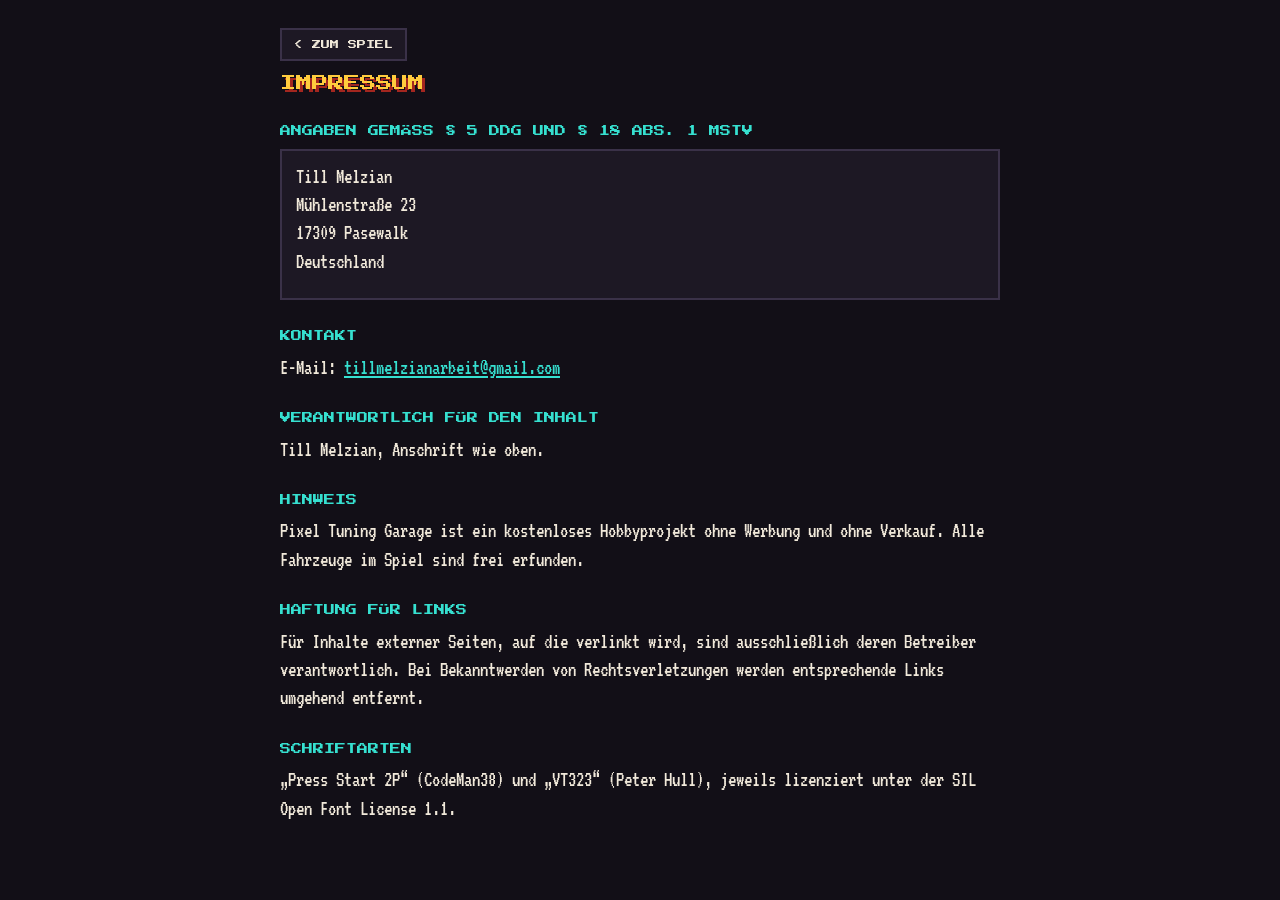
<file: impressum.html>
<!DOCTYPE html>
<html lang="de">
<head>
<meta charset="utf-8">
<meta name="viewport" content="width=device-width, initial-scale=1, viewport-fit=cover">
<meta name="robots" content="noindex, nofollow">
<title>Impressum – Pixel Tuning Garage</title>
<link rel="stylesheet" href="legal.css">
</head>
<body>
<main>
<a class="back" href="./">&lt; ZUM SPIEL</a>
<h1>IMPRESSUM</h1>

<h2>ANGABEN GEMÄSS § 5 DDG UND § 18 ABS. 1 MSTV</h2>
<div class="box">
<p>Till Melzian<br>
Mühlenstraße 23<br>
17309 Pasewalk<br>
Deutschland</p>
</div>

<h2>KONTAKT</h2>
<p>E-Mail: <a href="mailto:tillmelzianarbeit@gmail.com">tillmelzianarbeit@gmail.com</a></p>

<h2>VERANTWORTLICH FÜR DEN INHALT</h2>
<p>Till Melzian, Anschrift wie oben.</p>

<h2>HINWEIS</h2>
<p>Pixel Tuning Garage ist ein kostenloses Hobbyprojekt ohne Werbung und ohne Verkauf. Alle Fahrzeuge im Spiel sind frei erfunden.</p>

<h2>HAFTUNG FÜR LINKS</h2>
<p>Für Inhalte externer Seiten, auf die verlinkt wird, sind ausschließlich deren Betreiber verantwortlich. Bei Bekanntwerden von Rechtsverletzungen werden entsprechende Links umgehend entfernt.</p>

<h2>SCHRIFTARTEN</h2>
<p>„Press Start 2P“ (CodeMan38) und „VT323“ (Peter Hull), jeweils lizenziert unter der SIL Open Font License 1.1.</p>
</main>
</body>
</html>
</file>
<file: legal.css>
@font-face{font-family:'Press Start 2P';src:url('fonts/PressStart2P-Regular.woff2') format('woff2');font-display:swap}
@font-face{font-family:'VT323';src:url('fonts/VT323-Regular.woff2') format('woff2');font-display:swap}
:root{--bg:#120f17;--panel:#1d1824;--line:#3a3148;--txt:#f1e9da;--dim:#9b8fa8;--acc2:#36e0d0;--yel:#ffcc3d}
*{box-sizing:border-box}
body{margin:0;background:var(--bg);color:var(--txt);font-family:'VT323',ui-monospace,monospace;font-size:21px;line-height:1.35}
main{max-width:760px;margin:0 auto;padding:28px 20px calc(40px + env(safe-area-inset-bottom))}
h1{font:16px/1.5 'Press Start 2P',monospace;color:var(--yel);text-shadow:3px 3px 0 #a3261f;margin:10px 0 24px}
h2{font:11px/1.6 'Press Start 2P',monospace;color:var(--acc2);margin:28px 0 8px}
p,li{margin:0 0 10px}
a{color:var(--acc2)}
.back{display:inline-block;font:9px 'Press Start 2P',monospace;color:var(--txt);text-decoration:none;background:var(--panel);border:2px solid var(--line);padding:10px 12px}
.box{background:var(--panel);border:2px solid var(--line);padding:12px 14px}
small{color:var(--dim)}
</file>
